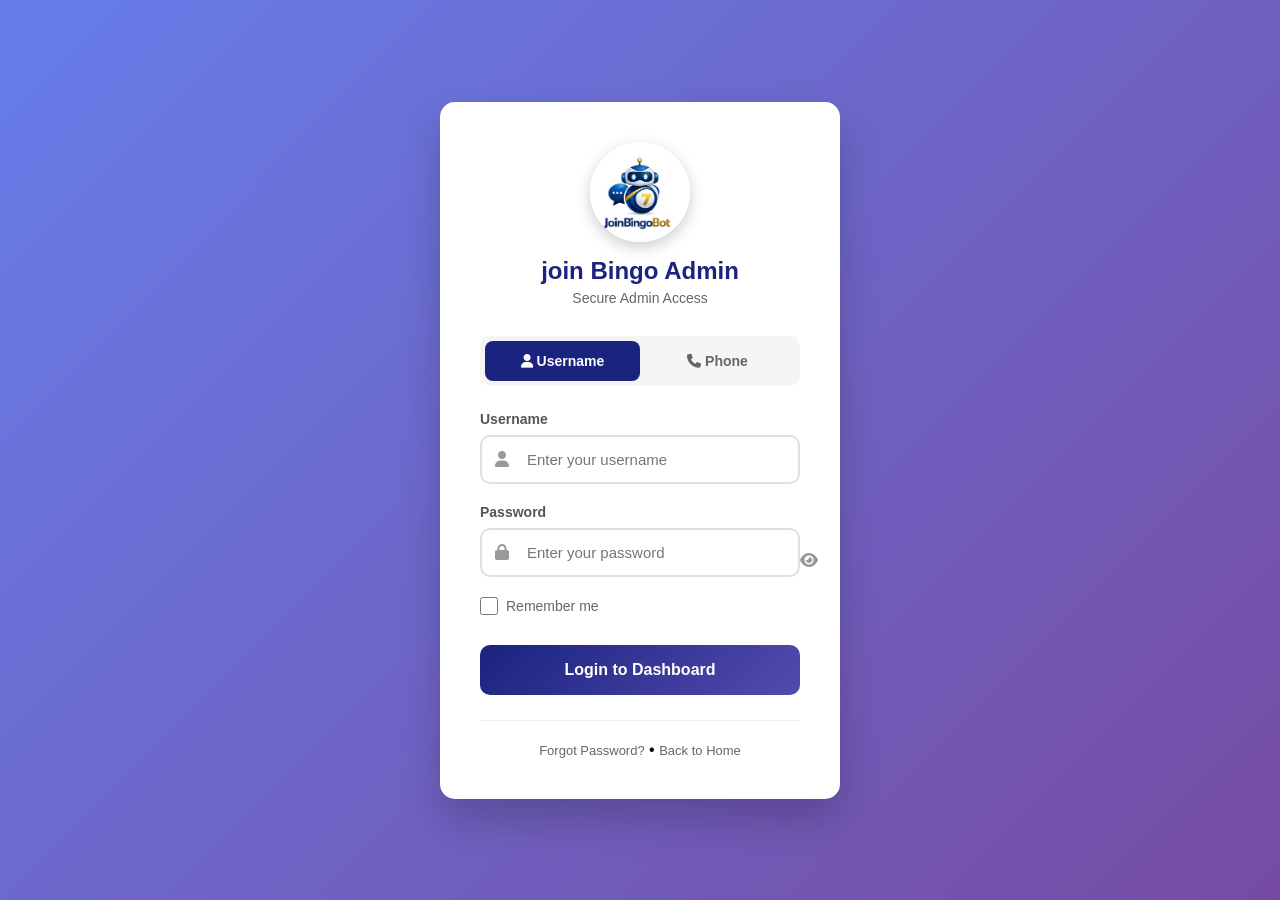
<file: admin.html>
<!DOCTYPE html>
<html lang="en">
<head>
    <meta charset="UTF-8">
    <meta name="viewport" content="width=device-width, initial-scale=1.0, maximum-scale=1.0, user-scalable=no">
    <title>join Bingo - Admin Panel</title>
    <link rel="stylesheet" href="https://cdnjs.cloudflare.com/ajax/libs/font-awesome/6.4.0/css/all.min.css">
    <style>
        :root {
            --primary-color: #1a237e;
            --primary-light: #534bae;
            --primary-dark: #000051;
            --secondary-color: #ff9800;
            --secondary-light: #ffc947;
            --secondary-dark: #c66900;
            --success-color: #4caf50;
            --warning-color: #ff9800;
            --danger-color: #f44336;
            --info-color: #2196f3;
            --dark-bg: #121212;
            --dark-card: #1e1e1e;
            --dark-text: #ffffff;
            --light-bg: #f5f5f5;
            --light-card: #ffffff;
            --light-text: #333333;
            --border-radius: 10px;
            --box-shadow: 0 4px 20px rgba(0, 0, 0, 0.1);
            --transition: all 0.3s ease;
        }

        * {
            margin: 0;
            padding: 0;
            box-sizing: border-box;
            font-family: 'Segoe UI', Tahoma, Geneva, Verdana, sans-serif;
        }

        body {
            background: linear-gradient(135deg, #667eea 0%, #764ba2 100%);
            min-height: 100vh;
            padding: 10px;
            padding-bottom: 80px;
            color: var(--light-text);
            -webkit-tap-highlight-color: transparent;
        }

        .admin-container {
            max-width: 1400px;
            margin: 0 auto;
        }

        /* ==================== FLOATING NAVIGATION MENU FOR MOBILE ==================== */
        .floating-nav {
            position: fixed;
            bottom: 0;
            left: 0;
            width: 100%;
            background: white;
            box-shadow: 0 -5px 20px rgba(0, 0, 0, 0.15);
            display: flex;
            justify-content: space-around;
            align-items: center;
            padding: 8px 4px;
            z-index: 9999;
            border-top-left-radius: 20px;
            border-top-right-radius: 20px;
            backdrop-filter: blur(10px);
            background: rgba(255, 255, 255, 0.98);
            transition: transform 0.3s ease;
        }

        body.theme-dark .floating-nav {
            background: rgba(30, 30, 30, 0.98);
            box-shadow: 0 -5px 20px rgba(0, 0, 0, 0.3);
        }

        .floating-nav-item {
            display: flex;
            flex-direction: column;
            align-items: center;
            justify-content: center;
            flex: 1;
            padding: 8px 2px;
            border-radius: 12px;
            cursor: pointer;
            transition: var(--transition);
            color: #666;
            text-decoration: none;
            min-width: 0;
        }

        .floating-nav-item i {
            font-size: 22px;
            margin-bottom: 4px;
        }

        .floating-nav-item span {
            font-size: 11px;
            font-weight: 600;
            white-space: nowrap;
            overflow: hidden;
            text-overflow: ellipsis;
            max-width: 100%;
        }

        .floating-nav-item.active {
            color: var(--primary-color);
            background: rgba(26, 35, 126, 0.1);
        }

        body.theme-dark .floating-nav-item.active {
            color: var(--secondary-color);
            background: rgba(255, 255, 255, 0.1);
        }

        .floating-nav-item:active {
            transform: scale(0.95);
        }

        @media (min-width: 768px) {
            .floating-nav {
                display: none;
            }
            body {
                padding-bottom: 10px;
            }
        }

        .admin-header {
            background: var(--primary-color);
            color: white;
            padding: 15px;
            border-radius: var(--border-radius);
            margin-bottom: 20px;
            box-shadow: var(--box-shadow);
            display: flex;
            flex-direction: column;
            gap: 15px;
            position: relative;
            overflow: hidden;
        }

        @media (min-width: 768px) {
            .admin-header {
                flex-direction: row;
                justify-content: space-between;
                align-items: center;
                padding: 20px 30px;
            }
        }

        .admin-header::before {
            content: '';
            position: absolute;
            top: -50%;
            left: -50%;
            width: 200%;
            height: 200%;
            background: radial-gradient(circle, rgba(255,255,255,0.1) 1px, transparent 1px);
            background-size: 20px 20px;
            opacity: 0.1;
            z-index: 0;
        }

        .admin-header > * {
            position: relative;
            z-index: 1;
        }

        .admin-title {
            display: flex;
            align-items: center;
            gap: 12px;
        }

        .admin-logo {
            width: 50px;
            height: 50px;
            background: white;
            border-radius: 50%;
            display: flex;
            align-items: center;
            justify-content: center;
            color: var(--primary-color);
            font-size: 20px;
            font-weight: bold;
            flex-shrink: 0;
        }

        .admin-title h1 {
            font-size: 20px;
            font-weight: 700;
            line-height: 1.3;
        }

        .admin-title p {
            font-size: 12px;
            opacity: 0.9;
            margin-top: 4px;
        }

        @media (min-width: 768px) {
            .admin-logo {
                width: 60px;
                height: 60px;
                font-size: 24px;
            }
            
            .admin-title h1 {
                font-size: 28px;
            }
            
            .admin-title p {
                font-size: 14px;
            }
        }

        .admin-info {
            text-align: left;
            display: flex;
            align-items: center;
            gap: 15px;
            flex-wrap: wrap;
        }

        @media (min-width: 768px) {
            .admin-info {
                text-align: right;
            }
        }

        .admin-info .status {
            display: inline-flex;
            align-items: center;
            gap: 8px;
            background: rgba(255, 255, 255, 0.2);
            padding: 6px 12px;
            border-radius: 50px;
            font-size: 12px;
            margin-bottom: 8px;
        }

        @media (min-width: 768px) {
            .admin-info .status {
                font-size: 14px;
            }
        }

        .status-online {
            width: 8px;
            height: 8px;
            background: var(--success-color);
            border-radius: 50%;
            animation: pulse 2s infinite;
        }

        @keyframes pulse {
            0% { opacity: 1; }
            50% { opacity: 0.5; }
            100% { opacity: 1; }
        }

        .admin-profile-btn {
            background: rgba(255, 255, 255, 0.2);
            border: none;
            color: white;
            padding: 8px 15px;
            border-radius: 50px;
            cursor: pointer;
            display: flex;
            align-items: center;
            gap: 8px;
            font-size: 14px;
            transition: all 0.3s;
        }

        .admin-profile-btn:hover {
            background: rgba(255, 255, 255, 0.3);
            transform: translateY(-2px);
        }

        .logout-btn {
            background: var(--danger-color);
            border: none;
            color: white;
            padding: 8px 15px;
            border-radius: 50px;
            cursor: pointer;
            display: flex;
            align-items: center;
            gap: 8px;
            font-size: 14px;
            transition: all 0.3s;
        }

        .logout-btn:hover {
            background: #d32f2f;
            transform: translateY(-2px);
        }

        .stats-grid {
            display: grid;
            grid-template-columns: 1fr;
            gap: 15px;
            margin-bottom: 20px;
        }

        @media (min-width: 480px) {
            .stats-grid {
                grid-template-columns: repeat(2, 1fr);
            }
        }

        @media (min-width: 768px) {
            .stats-grid {
                grid-template-columns: repeat(4, 1fr);
                gap: 20px;
                margin-bottom: 30px;
            }
        }

        .stat-card {
            background: white;
            border-radius: var(--border-radius);
            padding: 20px;
            box-shadow: var(--box-shadow);
            transition: var(--transition);
            position: relative;
            overflow: hidden;
        }

        .stat-card:hover {
            transform: translateY(-3px);
            box-shadow: 0 10px 30px rgba(0, 0, 0, 0.15);
        }

        .stat-card::before {
            content: '';
            position: absolute;
            top: 0;
            left: 0;
            width: 4px;
            height: 100%;
            background: var(--primary-color);
        }

        .stat-card.success::before {
            background: var(--success-color);
        }

        .stat-card.warning::before {
            background: var(--warning-color);
        }

        .stat-card.danger::before {
            background: var(--danger-color);
        }

        .stat-card.info::before {
            background: var(--info-color);
        }

        .stat-card.primary::before {
            background: var(--primary-color);
        }

        .stat-icon {
            width: 50px;
            height: 50px;
            border-radius: 50%;
            display: flex;
            align-items: center;
            justify-content: center;
            margin-bottom: 12px;
            font-size: 20px;
            color: white;
        }

        @media (min-width: 768px) {
            .stat-icon {
                width: 60px;
                height: 60px;
                font-size: 24px;
                margin-bottom: 15px;
            }
        }

        .stat-icon.primary {
            background: linear-gradient(135deg, var(--primary-light), var(--primary-dark));
        }

        .stat-icon.success {
            background: linear-gradient(135deg, #66bb6a, #2e7d32);
        }

        .stat-icon.warning {
            background: linear-gradient(135deg, #ffb74d, #f57c00);
        }

        .stat-icon.danger {
            background: linear-gradient(135deg, #ef5350, #c62828);
        }

        .stat-icon.info {
            background: linear-gradient(135deg, #42a5f5, #1565c0);
        }

        .stat-value {
            font-size: 24px;
            font-weight: 700;
            margin-bottom: 4px;
            color: var(--primary-dark);
        }

        @media (min-width: 768px) {
            .stat-value {
                font-size: 32px;
                margin-bottom: 5px;
            }
        }

        .stat-label {
            font-size: 14px;
            color: #666;
            margin-bottom: 8px;
        }

        @media (min-width: 768px) {
            .stat-label {
                font-size: 16px;
                margin-bottom: 10px;
            }
        }

        .stat-change {
            font-size: 12px;
            display: flex;
            align-items: center;
            gap: 5px;
        }

        @media (min-width: 768px) {
            .stat-change {
                font-size: 14px;
            }
        }

        .change-positive {
            color: var(--success-color);
        }

        .change-negative {
            color: var(--danger-color);
        }

        .weekly-commission {
            background: white;
            border-radius: var(--border-radius);
            padding: 20px;
            box-shadow: var(--box-shadow);
            margin-bottom: 20px;
        }

        .commission-stats {
            display: grid;
            grid-template-columns: repeat(2, 1fr);
            gap: 15px;
            margin: 15px 0;
        }

        @media (min-width: 768px) {
            .commission-stats {
                grid-template-columns: repeat(4, 1fr);
            }
        }

        .commission-stat {
            background: #f8f9fa;
            padding: 15px;
            border-radius: 8px;
            text-align: center;
            border-left: 4px solid var(--secondary-color);
        }

        .commission-value {
            font-size: 20px;
            font-weight: 700;
            color: var(--primary-dark);
            margin-bottom: 5px;
        }

        .commission-label {
            font-size: 12px;
            color: #666;
        }

        .commission-table {
            width: 100%;
            border-collapse: collapse;
            font-size: 12px;
        }

        .commission-table th {
            background: #f1f1f1;
            padding: 10px;
            text-align: left;
            font-weight: 600;
            color: #333;
            border-bottom: 2px solid #ddd;
        }

        .commission-table td {
            padding: 10px;
            border-bottom: 1px solid #eee;
        }

        .commission-table tr:hover {
            background: #f9f9f9;
        }

        .commission-period {
            display: inline-block;
            padding: 3px 8px;
            background: #e3f2fd;
            color: #1565c0;
            border-radius: 4px;
            font-size: 11px;
            font-weight: 600;
        }

        .commission-header {
            display: flex;
            align-items: center;
            gap: 8px;
            width: 100%;
        }

        .admin-main {
            display: flex;
            flex-direction: column;
            gap: 20px;
            margin-bottom: 20px;
        }

        @media (min-width: 1024px) {
            .admin-main {
                flex-direction: row;
                gap: 30px;
                margin-bottom: 30px;
            }
        }

        .admin-tabs {
            background: white;
            border-radius: var(--border-radius);
            overflow: hidden;
            box-shadow: var(--box-shadow);
            flex: 1;
        }

        .tab-header {
            display: flex;
            background: var(--primary-color);
            overflow-x: auto;
            -webkit-overflow-scrolling: touch;
            scrollbar-width: none;
        }

        .tab-header::-webkit-scrollbar {
            display: none;
        }

        .tab-btn {
            padding: 16px 20px;
            background: none;
            border: none;
            color: rgba(255, 255, 255, 0.8);
            font-size: 14px;
            font-weight: 600;
            cursor: pointer;
            transition: var(--transition);
            white-space: nowrap;
            position: relative;
            flex-shrink: 0;
        }

        @media (min-width: 768px) {
            .tab-btn {
                padding: 18px 25px;
                font-size: 16px;
            }
        }

        .tab-btn:hover {
            color: white;
            background: rgba(255, 255, 255, 0.1);
        }

        .tab-btn.active {
            color: white;
            background: rgba(255, 255, 255, 0.2);
        }

        .tab-btn.active::after {
            content: '';
            position: absolute;
            bottom: 0;
            left: 0;
            width: 100%;
            height: 3px;
            background: var(--secondary-color);
        }

        .tab-content {
            padding: 0;
        }

        .tab-pane {
            display: none;
            padding: 20px;
        }

        @media (min-width: 768px) {
            .tab-pane {
                padding: 30px;
            }
        }

        .tab-pane.active {
            display: block;
            animation: fadeIn 0.5s ease;
        }

        @keyframes fadeIn {
            from { opacity: 0; }
            to { opacity: 1; }
        }

        .table-container {
            overflow-x: auto;
            border-radius: var(--border-radius);
            box-shadow: 0 2px 10px rgba(0, 0, 0, 0.05);
            -webkit-overflow-scrolling: touch;
            margin: 0 -10px;
            padding: 0 10px;
        }

        table {
            width: 100%;
            border-collapse: collapse;
            min-width: 600px;
            font-size: 13px;
        }

        @media (min-width: 768px) {
            table {
                font-size: 14px;
                min-width: 800px;
            }
        }

        thead {
            background: var(--primary-color);
            color: white;
        }

        th {
            padding: 12px 8px;
            text-align: left;
            font-weight: 600;
            font-size: 11px;
            text-transform: uppercase;
            letter-spacing: 0.5px;
        }

        @media (min-width: 768px) {
            th {
                padding: 15px;
                font-size: 12px;
            }
        }

        tbody tr {
            border-bottom: 1px solid #eee;
            transition: var(--transition);
        }

        tbody tr:hover {
            background: #f9f9f9;
        }

        td {
            padding: 12px 8px;
            font-size: 12px;
        }

        @media (min-width: 768px) {
            td {
                padding: 15px;
                font-size: 14px;
            }
        }

        .user-avatar {
            width: 35px;
            height: 35px;
            border-radius: 50%;
            background: var(--primary-light);
            color: white;
            display: flex;
            align-items: center;
            justify-content: center;
            font-weight: bold;
            font-size: 14px;
            flex-shrink: 0;
        }

        @media (min-width: 768px) {
            .user-avatar {
                width: 40px;
                height: 40px;
                font-size: 16px;
            }
        }

        .status-badge {
            display: inline-block;
            padding: 4px 8px;
            border-radius: 50px;
            font-size: 10px;
            font-weight: 600;
            text-transform: uppercase;
            letter-spacing: 0.3px;
            white-space: nowrap;
        }

        @media (min-width: 768px) {
            .status-badge {
                padding: 5px 12px;
                font-size: 12px;
                letter-spacing: 0.5px;
            }
        }

        .status-pending {
            background: #fff3cd;
            color: #856404;
        }

        .status-approved {
            background: #d4edda;
            color: #155724;
        }

        .status-rejected {
            background: #f8d7da;
            color: #721c24;
        }

        .status-active {
            background: #d1ecf1;
            color: #0c5460;
        }

        .status-suspended {
            background: #f8d7da;
            color: #721c24;
        }

        .status-deleted {
            background: #6c757d;
            color: white;
        }

        .status-card-purchase {
            background: #ffeaa7;
            color: #b8860b;
        }

        .status-game-active {
            background: #a5d6a7;
            color: #2e7d32;
        }

        .status-winner-display {
            background: #90caf9;
            color: #1565c0;
        }

        .status-completed {
            background: #b39ddb;
            color: #4527a0;
        }

        .btn-action {
            padding: 6px 10px;
            border: none;
            border-radius: 4px;
            font-size: 11px;
            font-weight: 600;
            cursor: pointer;
            transition: var(--transition);
            display: inline-flex;
            align-items: center;
            gap: 4px;
            white-space: nowrap;
            margin: 2px;
            text-decoration: none;
            color: white;
        }

        @media (min-width: 768px) {
            .btn-action {
                padding: 8px 15px;
                font-size: 13px;
                gap: 5px;
            }
        }

        .btn-approve {
            background: var(--success-color);
            color: white;
        }

        .btn-approve:hover {
            background: #45a049;
        }

        .btn-reject {
            background: var(--danger-color);
            color: white;
        }

        .btn-reject:hover {
            background: #d32f2f;
        }

        .btn-view {
            background: var(--info-color);
            color: white;
        }

        .btn-view:hover {
            background: #1976d2;
        }

        .btn-suspend {
            background: #ff9800;
            color: white;
        }

        .btn-suspend:hover {
            background: #f57c00;
        }

        .btn-delete {
            background: #dc3545;
            color: white;
        }

        .btn-delete:hover {
            background: #c82333;
        }

        .btn-download {
            background: #6f42c1;
            color: white;
        }

        .btn-download:hover {
            background: #5a32a3;
        }

        .btn-restore {
            background: #28a745;
            color: white;
        }

        .btn-restore:hover {
            background: #218838;
        }

        .btn-reset-game {
            background: #ff6b6b;
            color: white;
        }

        .btn-reset-game:hover {
            background: #ff5252;
        }

        .admin-sidebar {
            display: flex;
            flex-direction: column;
            gap: 20px;
        }

        @media (min-width: 1024px) {
            .admin-sidebar {
                width: 350px;
                gap: 30px;
            }
        }

        .widget {
            background: white;
            border-radius: var(--border-radius);
            padding: 20px;
            box-shadow: var(--box-shadow);
        }

        @media (min-width: 768px) {
            .widget {
                padding: 25px;
            }
        }

        .widget-title {
            font-size: 16px;
            font-weight: 700;
            margin-bottom: 15px;
            color: var(--primary-dark);
            display: flex;
            align-items: center;
            gap: 8px;
        }

        @media (min-width: 768px) {
            .widget-title {
                font-size: 18px;
                margin-bottom: 20px;
            }
        }

        .widget-title i {
            color: var(--primary-color);
        }

        .game-status {
            text-align: center;
            padding: 15px 0;
        }

        @media (min-width: 768px) {
            .game-status {
                padding: 20px;
            }
        }

        .game-status-icon {
            width: 70px;
            height: 70px;
            border-radius: 50%;
            background: linear-gradient(135deg, var(--primary-light), var(--primary-dark));
            margin: 0 auto 15px;
            display: flex;
            align-items: center;
            justify-content: center;
            font-size: 28px;
            color: white;
        }

        @media (min-width: 768px) {
            .game-status-icon {
                width: 80px;
                height: 80px;
                font-size: 32px;
                margin-bottom: 20px;
            }
        }

        .game-status-text h3 {
            font-size: 18px;
            margin-bottom: 8px;
            color: var(--primary-dark);
        }

        @media (min-width: 768px) {
            .game-status-text h3 {
                font-size: 24px;
                margin-bottom: 10px;
            }
        }

        .game-status-text p {
            color: #666;
            margin-bottom: 15px;
            font-size: 13px;
        }

        @media (min-width: 768px) {
            .game-status-text p {
                font-size: 14px;
                margin-bottom: 20px;
            }
        }

        .countdown {
            font-size: 24px;
            font-weight: 700;
            color: var(--secondary-color);
            margin-bottom: 15px;
        }

        @media (min-width: 768px) {
            .countdown {
                font-size: 28px;
                margin-bottom: 20px;
            }
        }

        .btn-game-control {
            width: 100%;
            padding: 12px;
            border: none;
            border-radius: var(--border-radius);
            font-size: 14px;
            font-weight: 600;
            cursor: pointer;
            transition: var(--transition);
            margin-bottom: 8px;
        }

        @media (min-width: 768px) {
            .btn-game-control {
                font-size: 16px;
                margin-bottom: 10px;
            }
        }

        .btn-start {
            background: var(--success-color);
            color: white;
        }

        .btn-start:hover {
            background: #45a049;
        }

        .btn-stop {
            background: var(--danger-color);
            color: white;
        }

        .btn-stop:hover {
            background: #d32f2f;
        }

        .btn-call {
            background: var(--secondary-color);
            color: white;
        }

        .btn-call:hover {
            background: #f57c00;
        }

        .btn-reset {
            background: #ff6b6b;
            color: white;
        }

        .btn-reset:hover {
            background: #ff5252;
        }

        .quick-actions {
            display: grid;
            grid-template-columns: repeat(2, 1fr);
            gap: 12px;
        }

        @media (min-width: 768px) {
            .quick-actions {
                gap: 15px;
            }
        }

        .quick-action {
            display: flex;
            flex-direction: column;
            align-items: center;
            justify-content: center;
            padding: 15px;
            background: #f8f9fa;
            border-radius: var(--border-radius);
            cursor: pointer;
            transition: var(--transition);
            text-align: center;
            min-height: 90px;
        }

        .quick-action:hover {
            background: var(--primary-color);
            color: white;
        }

        .quick-action:hover .action-icon {
            background: white;
            color: var(--primary-color);
        }

        .action-icon {
            width: 45px;
            height: 45px;
            border-radius: 50%;
            background: var(--primary-color);
            color: white;
            display: flex;
            align-items: center;
            justify-content: center;
            font-size: 18px;
            margin-bottom: 8px;
            transition: var(--transition);
        }

        @media (min-width: 768px) {
            .action-icon {
                width: 50px;
                height: 50px;
                font-size: 20px;
                margin-bottom: 10px;
            }
        }

        .action-label {
            font-size: 12px;
            font-weight: 600;
            text-align: center;
            line-height: 1.3;
        }

        @media (min-width: 768px) {
            .action-label {
                font-size: 14px;
            }
        }

        .live-updates {
            background: white;
            border-radius: var(--border-radius);
            padding: 20px;
            box-shadow: var(--box-shadow);
            margin-top: 20px;
        }

        @media (min-width: 768px) {
            .live-updates {
                padding: 25px;
                margin-top: 30px;
            }
        }

        .update-list {
            max-height: 250px;
            overflow-y: auto;
            -webkit-overflow-scrolling: touch;
        }

        @media (min-width: 768px) {
            .update-list {
                max-height: 300px;
            }
        }

        .update-item {
            padding: 12px;
            border-bottom: 1px solid #eee;
            display: flex;
            align-items: center;
            gap: 12px;
        }

        @media (min-width: 768px) {
            .update-item {
                padding: 15px;
                gap: 15px;
            }
        }

        .update-item:last-child {
            border-bottom: none;
        }

        .update-icon {
            width: 35px;
            height: 35px;
            border-radius: 50%;
            display: flex;
            align-items: center;
            justify-content: center;
            font-size: 14px;
            color: white;
            flex-shrink: 0;
        }

        @media (min-width: 768px) {
            .update-icon {
                width: 40px;
                height: 40px;
                font-size: 16px;
            }
        }

        .update-icon.success {
            background: var(--success-color);
        }

        .update-icon.warning {
            background: var(--warning-color);
        }

        .update-icon.info {
            background: var(--info-color);
        }

        .update-content {
            flex: 1;
            min-width: 0;
        }

        .update-text {
            font-size: 13px;
            margin-bottom: 4px;
            word-break: break-word;
        }

        @media (min-width: 768px) {
            .update-text {
                font-size: 14px;
                margin-bottom: 5px;
            }
        }

        .update-time {
            font-size: 11px;
            color: #999;
        }

        @media (min-width: 768px) {
            .update-time {
                font-size: 12px;
            }
        }

        .admin-footer {
            text-align: center;
            padding: 15px;
            color: rgba(255, 255, 255, 0.8);
            font-size: 12px;
            margin-top: 20px;
        }

        @media (min-width: 768px) {
            .admin-footer {
                padding: 20px;
                font-size: 14px;
                margin-top: 30px;
            }
        }

        .search-filter {
            background: white;
            padding: 15px;
            border-radius: var(--border-radius);
            margin-bottom: 15px;
            display: flex;
            flex-direction: column;
            gap: 12px;
        }

        @media (min-width: 768px) {
            .search-filter {
                flex-direction: row;
                gap: 15px;
                padding: 20px;
                margin-bottom: 20px;
            }
        }

        .search-box {
            flex: 1;
            width: 100%;
            position: relative;
        }

        .search-box input {
            width: 100%;
            padding: 12px 15px 12px 40px;
            border: 1px solid #ddd;
            border-radius: var(--border-radius);
            font-size: 14px;
            outline: none;
            transition: var(--transition);
        }

        .search-box input:focus {
            border-color: var(--primary-color);
            box-shadow: 0 0 0 3px rgba(26, 35, 126, 0.1);
        }

        .search-box i {
            position: absolute;
            left: 12px;
            top: 50%;
            transform: translateY(-50%);
            color: #999;
        }

        .filter-select {
            width: 100%;
            padding: 12px 15px;
            border: 1px solid #ddd;
            border-radius: var(--border-radius);
            font-size: 14px;
            background: white;
            outline: none;
            cursor: pointer;
        }

        @media (min-width: 768px) {
            .filter-select {
                width: auto;
                min-width: 150px;
            }
        }

        .filter-select:focus {
            border-color: var(--primary-color);
        }

        .modal {
            display: none;
            position: fixed;
            top: 0;
            left: 0;
            width: 100%;
            height: 100%;
            background: rgba(0, 0, 0, 0.5);
            z-index: 1000;
            align-items: center;
            justify-content: center;
            padding: 15px;
            overflow-y: auto;
        }

        .modal.active {
            display: flex;
            animation: fadeIn 0.3s ease;
        }

        .modal-content {
            background: white;
            border-radius: var(--border-radius);
            width: 100%;
            max-width: 700px;
            max-height: 90vh;
            overflow-y: auto;
            box-shadow: 0 10px 40px rgba(0, 0, 0, 0.2);
            animation: slideUp 0.4s ease;
        }

        @keyframes slideUp {
            from {
                opacity: 0;
                transform: translateY(30px);
            }
            to {
                opacity: 1;
                transform: translateY(0);
            }
        }

        .modal-header {
            padding: 15px 20px;
            border-bottom: 1px solid #eee;
            display: flex;
            justify-content: space-between;
            align-items: center;
            position: sticky;
            top: 0;
            background: white;
            z-index: 1;
        }

        @media (min-width: 768px) {
            .modal-header {
                padding: 20px 25px;
            }
        }

        .modal-header h3 {
            font-size: 18px;
            color: var(--primary-dark);
        }

        @media (min-width: 768px) {
            .modal-header h3 {
                font-size: 20px;
            }
        }

        .modal-close {
            background: none;
            border: none;
            font-size: 22px;
            cursor: pointer;
            color: #999;
            transition: var(--transition);
            padding: 5px;
            line-height: 1;
        }

        .modal-close:hover {
            color: var(--danger-color);
        }

        .modal-body {
            padding: 20px;
        }

        @media (min-width: 768px) {
            .modal-body {
                padding: 25px;
            }
        }

        .form-group {
            margin-bottom: 15px;
        }

        @media (min-width: 768px) {
            .form-group {
                margin-bottom: 20px;
            }
        }

        .form-group label {
            display: block;
            margin-bottom: 6px;
            font-weight: 600;
            color: #555;
            font-size: 14px;
        }

        @media (min-width: 768px) {
            .form-group label {
                margin-bottom: 8px;
                font-size: inherit;
            }
        }

        .form-group input,
        .form-group select,
        .form-group textarea {
            width: 100%;
            padding: 12px 15px;
            border: 1px solid #ddd;
            border-radius: var(--border-radius);
            font-size: 14px;
            transition: var(--transition);
        }

        .form-group input:focus,
        .form-group select:focus,
        .form-group textarea:focus {
            border-color: var(--primary-color);
            outline: none;
            box-shadow: 0 0 0 3px rgba(26, 35, 126, 0.1);
        }

        .form-actions {
            display: flex;
            gap: 10px;
            margin-top: 25px;
            flex-direction: column;
        }

        @media (min-width: 480px) {
            .form-actions {
                flex-direction: row;
            }
        }

        @media (min-width: 768px) {
            .form-actions {
                margin-top: 30px;
            }
        }

        .btn {
            padding: 12px 20px;
            border: none;
            border-radius: var(--border-radius);
            font-size: 14px;
            font-weight: 600;
            cursor: pointer;
            transition: var(--transition);
            display: inline-flex;
            align-items: center;
            justify-content: center;
            gap: 8px;
            text-align: center;
            flex: 1;
        }

        @media (min-width: 480px) {
            .btn {
                flex: none;
            }
        }

        .btn-primary {
            background: var(--primary-color);
            color: white;
        }

        .btn-primary:hover {
            background: var(--primary-dark);
        }

        .btn-secondary {
            background: #6c757d;
            color: white;
        }

        .btn-secondary:hover {
            background: #5a6268;
        }

        .btn-danger {
            background: var(--danger-color);
            color: white;
        }

        .btn-danger:hover {
            background: #d32f2f;
        }

        .btn-warning {
            background: var(--warning-color);
            color: white;
        }

        .btn-warning:hover {
            background: #f57c00;
        }

        .btn-info {
            background: var(--info-color);
            color: white;
        }

        .btn-info:hover {
            background: #1976d2;
        }

        .btn-success {
            background: var(--success-color);
            color: white;
        }

        .btn-success:hover {
            background: #45a049;
        }

        .pagination {
            display: flex;
            justify-content: center;
            align-items: center;
            gap: 10px;
            margin-top: 20px;
            padding: 15px;
            background: white;
            border-radius: var(--border-radius);
            box-shadow: 0 2px 10px rgba(0, 0, 0, 0.05);
            flex-wrap: wrap;
        }

        .pagination-info {
            font-size: 14px;
            color: #666;
            margin-right: auto;
            flex: 1;
            min-width: 200px;
        }

        .pagination-controls {
            display: flex;
            gap: 8px;
            flex-wrap: wrap;
            align-items: center;
        }

        .pagination-btn {
            padding: 8px 16px;
            border: 1px solid #ddd;
            background: white;
            border-radius: 4px;
            cursor: pointer;
            transition: var(--transition);
            font-size: 14px;
            min-width: 40px;
            text-align: center;
        }

        .pagination-btn:hover:not(:disabled) {
            background: var(--primary-color);
            color: white;
            border-color: var(--primary-color);
        }

        .pagination-btn:disabled {
            opacity: 0.5;
            cursor: not-allowed;
        }

        .pagination-btn.active {
            background: var(--primary-color);
            color: white;
            border-color: var(--primary-color);
        }

        .pagination-select {
            padding: 8px 12px;
            border: 1px solid #ddd;
            border-radius: 4px;
            background: white;
            font-size: 14px;
            cursor: pointer;
        }

        .pagination-select:focus {
            border-color: var(--primary-color);
            outline: none;
        }

        .page-numbers {
            display: flex;
            gap: 5px;
            flex-wrap: wrap;
            justify-content: center;
        }

        .page-number-btn {
            min-width: 36px;
            height: 36px;
            display: flex;
            align-items: center;
            justify-content: center;
            border: 1px solid #ddd;
            background: white;
            border-radius: 4px;
            cursor: pointer;
            transition: var(--transition);
            font-size: 14px;
            padding: 0 8px;
        }

        .page-number-btn:hover {
            background: var(--primary-color);
            color: white;
            border-color: var(--primary-color);
        }

        .page-number-btn.active {
            background: var(--primary-color);
            color: white;
            border-color: var(--primary-color);
            font-weight: bold;
        }

        .page-number-btn.ellipsis {
            background: transparent;
            border: none;
            cursor: default;
        }

        .page-number-btn.ellipsis:hover {
            background: transparent;
            color: inherit;
        }

        .payment-tabs {
            display: flex;
            background: var(--primary-color);
            overflow-x: auto;
            margin-bottom: 20px;
            border-radius: var(--border-radius);
        }

        .payment-tab-btn {
            padding: 12px 20px;
            background: none;
            border: none;
            color: rgba(255, 255, 255, 0.8);
            font-size: 14px;
            font-weight: 600;
            cursor: pointer;
            transition: var(--transition);
            white-space: nowrap;
            flex: 1;
            text-align: center;
        }

        .payment-tab-btn:hover {
            color: white;
            background: rgba(255, 255, 255, 0.1);
        }

        .payment-tab-btn.active {
            color: white;
            background: rgba(255, 255, 255, 0.2);
        }

        .payment-tab-content {
            display: none;
        }

        .payment-tab-content.active {
            display: block;
            animation: fadeIn 0.5s ease;
        }

        .transaction-tabs {
            display: flex;
            background: var(--primary-color);
            overflow-x: auto;
            margin-bottom: 20px;
            border-radius: var(--border-radius);
        }

        .transaction-tab-btn {
            padding: 12px 20px;
            background: none;
            border: none;
            color: rgba(255, 255, 255, 0.8);
            font-size: 14px;
            font-weight: 600;
            cursor: pointer;
            transition: var(--transition);
            white-space: nowrap;
            flex: 1;
            text-align: center;
        }

        .transaction-tab-btn:hover {
            color: white;
            background: rgba(255, 255, 255, 0.1);
        }

        .transaction-tab-btn.active {
            color: white;
            background: rgba(255, 255, 255, 0.2);
        }

        .commission-tabs {
            display: flex;
            background: var(--primary-color);
            overflow-x: auto;
            margin-bottom: 20px;
            border-radius: var(--border-radius);
        }

        .commission-tab-btn {
            padding: 10px 15px;
            background: none;
            border: none;
            color: rgba(255, 255, 255, 0.8);
            font-size: 13px;
            font-weight: 600;
            cursor: pointer;
            transition: var(--transition);
            white-space: nowrap;
            flex: 1;
            text-align: center;
        }

        .commission-tab-btn:hover {
            color: white;
            background: rgba(255, 255, 255, 0.1);
        }

        .commission-tab-btn.active {
            color: white;
            background: rgba(255, 255, 255, 0.2);
        }

        .commission-tab-content {
            display: none;
        }

        .commission-tab-content.active {
            display: block;
            animation: fadeIn 0.5s ease;
        }

        .user-transaction-controls {
            display: flex;
            justify-content: space-between;
            align-items: center;
            margin: 15px 0;
            padding: 10px;
            background: #f8f9fa;
            border-radius: 5px;
        }

        .user-transaction-pagination {
            display: flex;
            gap: 8px;
            align-items: center;
        }

        .user-transaction-pagination button {
            padding: 5px 10px;
            border: 1px solid #ddd;
            background: white;
            border-radius: 4px;
            cursor: pointer;
            font-size: 12px;
        }

        .user-transaction-pagination button:disabled {
            opacity: 0.5;
            cursor: not-allowed;
        }

        .user-transaction-pagination span {
            font-size: 12px;
            color: #666;
        }

        /* ==================== FAKE PLAYER SETTINGS MODAL ==================== */
        .fake-player-range-inputs {
            display: flex;
            gap: 15px;
            align-items: center;
        }

        .fake-player-range-inputs .form-group {
            flex: 1;
        }

        .current-fake-stats {
            margin-top: 20px;
            padding: 15px;
            background: #f8f9fa;
            border-radius: 5px;
        }

        .current-fake-stats .detail-row {
            padding: 8px 0;
        }

        /* Notification Modal Styles */
        #notification-preview {
            background: white;
            padding: 15px;
            border-radius: 5px;
            min-height: 60px;
            border: 1px solid #e0e0e0;
        }

        #notification-preview strong {
            color: var(--primary-color);
        }

        #notification-stats {
            background: #e3f2fd;
            border-radius: 8px;
            padding: 12px 15px;
            border-left: 4px solid #2196f3;
            color: #1565c0;
        }

        #specific-users-group {
            margin-top: 10px;
        }

        #notification-type {
            padding: 10px 15px;
            border-radius: 5px;
            border: 1px solid #ddd;
            width: 100%;
            font-size: 14px;
            background: white;
            cursor: pointer;
        }

        body.theme-dark #notification-preview {
            background: #2d2d2d;
            border-color: #444;
            color: #fff;
        }

        body.theme-dark #notification-preview strong {
            color: var(--secondary-color);
        }

        body.theme-dark #notification-stats {
            background: #1a237e;
            color: #90caf9;
            border-left-color: #42a5f5;
        }

        body.theme-dark #notification-type {
            background: #2d2d2d;
            border-color: #444;
            color: #fff;
        }

        @media (max-width: 767px) {
            body {
                padding-bottom: 80px;
            }
            
            .admin-main {
                gap: 15px;
            }
            
            .tab-btn {
                padding: 14px 16px;
                font-size: 13px;
            }
            
            .tab-btn i {
                display: block;
                margin-bottom: 4px;
                font-size: 16px;
            }
            
            .tab-btn span {
                display: block;
                font-size: 11px;
            }
            
            .btn-action {
                display: block;
                width: 100%;
                margin: 5px 0;
            }
            
            .form-actions .btn {
                width: 100%;
            }

            .pagination {
                flex-direction: column;
                align-items: stretch;
                gap: 15px;
            }

            .pagination-info {
                width: 100%;
                text-align: center;
                margin: 0;
            }

            .pagination-controls {
                width: 100%;
                justify-content: center;
                flex-wrap: wrap;
            }

            .pagination-select {
                width: 100%;
            }

            .payment-actions {
                flex-direction: column;
            }

            .detail-row {
                flex-direction: column;
                gap: 5px;
            }

            .detail-label {
                min-width: auto;
            }

            .detail-value {
                text-align: left;
            }

            .payment-tab-btn {
                padding: 10px 15px;
                font-size: 12px;
            }

            .stats-grid {
                grid-template-columns: repeat(2, 1fr);
            }

            .commission-stats {
                grid-template-columns: repeat(2, 1fr);
            }

            .fake-player-range-inputs {
                flex-direction: column;
                gap: 10px;
            }
        }

        @media (max-width: 480px) {
            .admin-header {
                padding: 12px;
            }
            
            .admin-title h1 {
                font-size: 18px;
            }
            
            .stat-card {
                padding: 15px;
            }
            
            .stat-value {
                font-size: 22px;
            }
            
            .tab-pane {
                padding: 15px;
            }
            
            .table-container {
                margin: 0 -5px;
                padding: 0 5px;
            }
            
            table {
                min-width: 800px;
            }

            .pagination-btn {
                padding: 6px 12px;
                font-size: 12px;
                min-width: 30px;
            }

            .page-number-btn {
                min-width: 32px;
                height: 32px;
                font-size: 12px;
                padding: 0 5px;
            }

            .stats-grid {
                grid-template-columns: 1fr;
            }

            .commission-stats {
                grid-template-columns: 1fr;
            }
        }

        button, 
        .btn, 
        .btn-action, 
        .tab-btn,
        .quick-action,
        .modal-close,
        .payment-tab-btn,
        .commission-tab-btn,
        .floating-nav-item {
            -webkit-tap-highlight-color: transparent;
            cursor: pointer;
            user-select: none;
        }

        button:active,
        .btn:active,
        .btn-action:active,
        .tab-btn:active,
        .quick-action:active,
        .payment-tab-btn:active,
        .commission-tab-btn:active,
        .floating-nav-item:active {
            transform: scale(0.98);
        }

        .table-container,
        .update-list,
        .modal-content {
            -webkit-overflow-scrolling: touch;
        }

        @media screen and (max-width: 768px) {
            input,
            select,
            textarea {
                font-size: 16px !important;
            }
        }

        .win-stats {
            display: flex;
            flex-direction: column;
            gap: 2px;
        }

        .win-stat-item {
            font-size: 11px;
            display: flex;
            justify-content: space-between;
        }

        .win-label {
            color: #666;
        }

        .win-value {
            font-weight: 600;
            color: var(--primary-dark);
        }

        .game-details {
            font-size: 11px;
            color: #666;
        }

        .game-detail-item {
            margin-bottom: 2px;
        }

        .payment-details {
            background: #f8f9fa;
            padding: 20px;
            border-radius: 5px;
            margin-bottom: 20px;
        }

        .detail-row {
            display: flex;
            justify-content: space-between;
            padding: 8px 0;
            border-bottom: 1px solid #eee;
        }

        .detail-row:last-child {
            border-bottom: none;
        }

        .detail-label {
            font-weight: 600;
            color: #666;
            min-width: 120px;
        }

        .detail-value {
            color: #333;
            flex: 1;
            text-align: right;
        }

        .payment-message {
            margin-top: 15px;
            padding: 12px;
            background: #e9f7fe;
            border-radius: 5px;
            border-left: 3px solid var(--info-color);
        }

        .payment-message p {
            margin: 0;
            font-size: 13px;
            color: #0c5460;
        }

        .payment-notes {
            margin-top: 15px;
            padding: 10px;
            background: #f8f9fa;
            border-radius: 5px;
            border-left: 3px solid var(--info-color);
        }

        .payment-notes p {
            margin: 0;
            font-size: 13px;
            color: #666;
        }

        body.theme-dark {
            background: #121212;
            color: #ffffff;
        }
        
        body.theme-dark .admin-header,
        body.theme-dark .stat-card,
        body.theme-dark .admin-tabs,
        body.theme-dark .widget,
        body.theme-dark .live-updates,
        body.theme-dark .search-filter,
        body.theme-dark .modal-content,
        body.theme-dark .weekly-commission {
            background: #1e1e1e;
            color: #ffffff;
        }
        
        body.theme-dark .stat-label,
        body.theme-dark .update-time,
        body.theme-dark .game-status-text p,
        body.theme-dark .commission-label {
            color: #aaaaaa;
        }
        
        body.theme-dark .table-container {
            background: #1e1e1e;
        }
        
        body.theme-dark table {
            color: #ffffff;
        }
        
        body.theme-dark thead {
            background: #2d2d2d;
        }
        
        body.theme-dark tbody tr {
            border-bottom-color: #333;
        }
        
        body.theme-dark tbody tr:hover {
            background: #2d2d2d;
        }
        
        body.theme-dark .search-box input,
        body.theme-dark .filter-select,
        body.theme-dark .form-group input,
        body.theme-dark .form-group select,
        body.theme-dark .form-group textarea {
            background: #2d2d2d;
            border-color: #444;
            color: #ffffff;
        }
        
        body.theme-dark .quick-action {
            background: #2d2d2d;
        }
        
        body.theme-dark .pagination,
        body.theme-dark .payment-details,
        body.theme-dark .commission-stat {
            background: #2d2d2d;
            color: #ffffff;
        }
        
        body.theme-dark .pagination-btn:not(.active) {
            background: #2d2d2d;
            color: #ffffff;
            border-color: #444;
        }
        
        body.theme-dark .pagination-select {
            background: #2d2d2d;
            color: #ffffff;
            border-color: #444;
        }
        
        body.theme-dark .detail-row {
            border-bottom-color: #444;
        }
        
        body.theme-dark .detail-label {
            color: #aaaaaa;
        }
        
        body.theme-dark .detail-value {
            color: #ffffff;
        }
        
        body.theme-dark .payment-message {
            background: #2d2d2d;
            border-left-color: var(--info-color);
            color: #aaaaaa;
        }
        
        body.theme-dark .payment-notes {
            background: #2d2d2d;
            border-left-color: var(--info-color);
        }
        
        body.theme-dark .payment-tabs {
            background: #2d2d2d;
        }
        
        body.theme-dark .payment-tab-btn {
            color: #aaaaaa;
        }
        
        body.theme-dark .payment-tab-btn.active {
            background: var(--primary-color);
            color: white;
        }
        
        body.theme-dark .transaction-tabs {
            background: #2d2d2d;
        }
        
        body.theme-dark .transaction-tab-btn {
            color: #aaaaaa;
        }
        
        body.theme-dark .transaction-tab-btn.active {
            background: var(--primary-color);
            color: white;
        }
        
        body.theme-dark .commission-table th {
            background: #2d2d2d;
            color: #ffffff;
            border-bottom-color: #444;
        }
        
        body.theme-dark .commission-table td {
            border-bottom-color: #444;
        }
        
        body.theme-dark .commission-table tr:hover {
            background: #2d2d2d;
        }
        
        body.theme-dark .commission-period {
            background: #1a237e;
            color: #ffffff;
        }

        body.theme-dark .current-fake-stats {
            background: #2d2d2d;
        }
    </style>
</head>
<body>
    <!-- FLOATING NAVIGATION MENU FOR MOBILE -->
    <div class="floating-nav" id="floatingNav">
        <div class="floating-nav-item active" data-nav-tab="games">
            <i class="fas fa-gamepad"></i>
            <span>Games</span>
        </div>
        <div class="floating-nav-item" data-nav-tab="users">
            <i class="fas fa-users"></i>
            <span>Users</span>
        </div>
        <div class="floating-nav-item" data-nav-tab="payments">
            <i class="fas fa-money-bill-wave"></i>
            <span>Payments</span>
        </div>
        <div class="floating-nav-item" data-nav-tab="transactions">
            <i class="fas fa-exchange-alt"></i>
            <span>Transactions</span>
        </div>
        <div class="floating-nav-item" data-nav-tab="system">
            <i class="fas fa-database"></i>
            <span>System</span>
        </div>
    </div>

   <header class="admin-header">
    <div class="admin-title">
        <div class="admin-logo" style="width: 60px; height: 60px; border-radius: 50%; overflow: hidden; background: white; display: flex; align-items: center; justify-content: center; box-shadow: 0 4px 10px rgba(0,0,0,0.2);">
            <img src="static/logo.jpg" alt="Habesha Bingo Logo" style="width: 100%; height: 100%; object-fit: cover; display: block;">
        </div>
        <div>
            <h1>join Bingo Admin</h1>
            <p>Monitor and manage your bingo system</p>
        </div>
    </div>
    <div class="admin-info">
        <div class="status">
            <span class="status-online"></span>
            <span>System Online</span>
        </div>
        <div id="current-time">Loading...</div>
        <div id="admin-user">Admin: <span id="admin-name">Loading...</span></div>
        <button class="admin-profile-btn" onclick="openAdminProfileModal()">
            <i class="fas fa-user-cog"></i>
            <span>Profile</span>
        </button>
        <button class="logout-btn" onclick="logout()">
            <i class="fas fa-sign-out-alt"></i>
            <span>Logout</span>
        </button>
    </div>
</header>
        <!-- Stats Grid -->
        <div class="stats-grid">
            <div class="stat-card success">
                <div class="stat-icon success">
                    <i class="fas fa-users"></i>
                </div>
                <div class="stat-value" id="total-users">0</div>
                <div class="stat-label">Total Users</div>
                <div class="stat-change change-positive">
                    <i class="fas fa-arrow-up"></i>
                    <span id="user-change">0%</span> this week
                </div>
            </div>
            
            <div class="stat-card warning">
                <div class="stat-icon warning">
                    <i class="fas fa-arrow-trend-down"></i>
                </div>
                <div class="stat-value" style="color: var(--danger-color);" id="active-games">0</div>
                <div class="stat-label">Total Deductable</div>
                <div class="stat-change " style="color: var(--danger-color);">
                    <i class="fas fa-arrow-down"></i>
                    <!-- <span id="game-change">0%</span> -->
                </div>
            </div>
            
            <div class="stat-card danger">
                <div class="stat-icon danger">
                    <i class="fas fa-money-bill-wave"></i>
                </div>
                <div class="stat-value" id="pending-payments">0</div>
                <div class="stat-label">Pending Requests</div>
                <div class="stat-change change-positive">
                    <i class="fas fa-exclamation-circle"></i>
                    <span id="payment-change">0</span> needs attention
                </div>
            </div>
            
            <div class="stat-card primary">
                <div class="stat-icon primary">
                    <i class="fas fa-wallet"></i>
                </div>
                <div class="stat-value" id="total-balance">0.00 birr</div>
                <div class="stat-label">Total Users Balance</div>
                <div class="stat-change change-positive">
                    <i class="fas fa-coins"></i>
                    <span id="total-deposit">0.00 birr</span> total deposit
                </div>
            </div>
        </div>

        <!-- Weekly Commission Section -->
        <div class="weekly-commission">
            <div class="widget-title">
                <i class="fas fa-calendar-week"></i>
                <span>Weekly Commission And Deductable Summary</span>
                <div style="display: flex; gap: 10px; margin-left: auto;">
                    <button class="btn-action btn-view" id="view-commission-details">
                        <i class="fas fa-chart-pie"></i> Details
                    </button>
                    <button class="btn-action btn-view" id="refresh-weekly-commission">
                        <i class="fas fa-sync-alt"></i> Refresh
                    </button>
                </div>
            </div>
            
            <div class="commission-stats">
                <div class="commission-stat">
                    <div class="commission-value" id="this-week-commission">0 birr</div>
                    <div class="commission-label">This Week</div>
                </div>
                <div class="commission-stat">
                    <div class="commission-value" id="last-week-commission">0 birr</div>
                    <div class="commission-label">Last Week</div>
                </div>
                <div class="commission-stat">
                    <div class="commission-value" id="this-month-commission">0 birr</div>
                    <div class="commission-label">This Month</div>
                </div>
                <div class="commission-stat">
                    <div class="commission-value" id="total-commission">0 birr</div>
                    <div class="commission-label">Total All Time</div>
                </div>
            </div>
            
            <div class="table-container">
                <table class="commission-table">
                    <thead>
                        <tr>
                            <th>Week</th>
                            <th>Start Date</th>
                            <th>End Date</th>
                            <th>Games</th>
                            <th>Total Sales</th>
                            <th>Commission (20%)</th>
                            <th>Deductable (loss)</th>
                        </tr>
                    </thead>
                    <tbody id="weekly-commission-body">
                        <tr>
                            <td colspan="6" class="loading">Loading weekly commission data...</td>
                        </tr>
                    </tbody>
                </table>
            </div>
        </div>

        <!-- Main Content -->
        <div class="admin-main">
            <!-- Tabs -->
            <div class="admin-tabs">
                <div class="tab-header">
                    <button class="tab-btn active" data-tab="games">
                        <i class="fas fa-gamepad"></i>
                        <span>Games</span>
                    </button>
                    <button class="tab-btn" data-tab="users">
                        <i class="fas fa-users"></i>
                        <span>Users</span>
                    </button>
                    <button class="tab-btn" data-tab="payments">
                        <i class="fas fa-money-bill-wave"></i>
                        <span>Payments</span>
                    </button>
                    <button class="tab-btn" data-tab="transactions">
                        <i class="fas fa-exchange-alt"></i>
                        <span>Transactions</span>
                    </button>
                    <button class="tab-btn" data-tab="system">
                        <i class="fas fa-database"></i>
                        <span>System</span>
                    </button>
                </div>
                
                <div class="tab-content">
                    <!-- Games Tab -->
                    <div class="tab-pane active" id="games-tab">
                        <div class="search-filter">
                            <div class="search-box">
                                <i class="fas fa-search"></i>
                                <input type="text" id="game-search" placeholder="Search games...">
                            </div>
                            <select class="filter-select" id="game-status-filter">
                                <option value="all">All Status</option>
                                <option value="card_purchase">Purchase Phase</option>
                                <option value="active">Active</option>
                                <option value="winner_display">Winner Display</option>
                                <option value="completed">Completed</option>
                            </select>
                            <button class="btn btn-primary" id="refresh-games">
                                <i class="fas fa-sync-alt"></i>
                            </button>
                        </div>
                        
                        <div class="table-container">
                            <table id="games-table">
                                <thead>
                                    <tr>
                                        <th>Game ID</th>
                                        <th>Round</th>
                                        <th>Status</th>
                                        <th>Players</th>
                                        <th>Prize Pool</th>
                                        <th>Start Time</th>
                                        <th>Cards Sold</th>
                                        <th>Commission</th>
                                        <th>Called Numbers</th>
                                        <th>Winner</th>
                                        <th>Actions</th>
                                    </tr>
                                </thead>
                                <tbody id="games-table-body">
                                    <tr>
                                        <td colspan="11" class="loading">Loading games...</td>
                                    </tr>
                                </tbody>
                            </table>
                        </div>
                        
                        <!-- Games Pagination -->
                        <div class="pagination" id="games-pagination" style="display: none;">
                            <div class="pagination-info" id="games-pagination-info"></div>
                            <div class="pagination-controls">
                                <button class="pagination-btn" id="games-first-page" disabled>First</button>
                                <button class="pagination-btn" id="games-prev-page" disabled>Prev</button>
                                <div class="page-numbers" id="games-page-numbers"></div>
                                <button class="pagination-btn" id="games-next-page" disabled>Next</button>
                                <button class="pagination-btn" id="games-last-page" disabled>Last</button>
                            </div>
                            <select class="pagination-select" id="games-page-size">
                                <option value="10">10 per page</option>
                                <option value="20" selected>20 per page</option>
                                <option value="50">50 per page</option>
                                <option value="100">100 per page</option>
                            </select>
                        </div>
                    </div>
                    
                    <!-- Users Tab -->
                    <div class="tab-pane" id="users-tab">
                        <div class="search-filter">
                            <div class="search-box">
                                <i class="fas fa-search"></i>
                                <input type="text" id="user-search" placeholder="Search users...">
                            </div>
                            <select class="filter-select" id="user-search-type">
                                <option value="all">All Fields</option>
                                <option value="id">User ID</option>
                                <option value="username">Username</option>
                                <option value="name">Full Name</option>
                            </select>
                            <button class="btn btn-primary" id="search-users-btn">
                                <i class="fas fa-search"></i> Search
                            </button>
                            <button class="btn btn-primary" id="refresh-users">
                                <i class="fas fa-sync-alt"></i>
                            </button>
                        </div>
                        
                        <!-- Search Results Info -->
                        <div id="search-results-info" style="margin-bottom: 10px; font-size: 14px; color: #666;"></div>
                        
                        <div class="table-container">
                            <table id="users-table">
                                <thead>
                                    <tr>
                                        <th>User Info</th>
                                        <th>Full Name</th>
                                        <th>Username</th>
                                        <th>Balance</th>
                                        <th>Games</th>
                                        <th>Win Data</th>
                                        <th>Status</th>
                                        <th>Actions</th>
                                    </tr>
                                </thead>
                                <tbody id="users-table-body">
                                    <tr>
                                        <td colspan="8" class="loading">Loading users...</td>
                                    </tr>
                                </tbody>
                            </table>
                        </div>
                        
                        <!-- Users Pagination -->
                        <div class="pagination" id="users-pagination" style="display: none;">
                            <div class="pagination-info" id="users-pagination-info"></div>
                            <div class="pagination-controls">
                                <button class="pagination-btn" id="users-first-page" disabled>First</button>
                                <button class="pagination-btn" id="users-prev-page" disabled>Prev</button>
                                <div class="page-numbers" id="users-page-numbers"></div>
                                <button class="pagination-btn" id="users-next-page" disabled>Next</button>
                                <button class="pagination-btn" id="users-last-page" disabled>Last</button>
                            </div>
                            <select class="pagination-select" id="users-page-size">
                                <option value="10">10 per page</option>
                                <option value="20" selected>20 per page</option>
                                <option value="50">50 per page</option>
                                <option value="100">100 per page</option>
                            </select>
                        </div>
                    </div>
                    
                    <!-- Payments Tab -->
                    <div class="tab-pane" id="payments-tab">
                        <!-- Payment Type Tabs -->
                        <div class="payment-tabs">
                            <button class="payment-tab-btn active" data-payment-type="deposits">
                                <i class="fas fa-arrow-down"></i>
                                <span>Deposits</span>
                            </button>
                            <button class="payment-tab-btn" data-payment-type="withdrawals">
                                <i class="fas fa-arrow-up"></i>
                                <span>Withdrawals</span>
                            </button>
                        </div>
                        
                        <!-- Deposits Content -->
                        <div class="payment-tab-content active" id="deposits-content">
                            <div class="search-filter">
                                <div class="search-box">
                                    <i class="fas fa-search"></i>
                                    <input type="text" id="deposit-search" placeholder="Search deposits...">
                                </div>
                                <select class="filter-select" id="deposit-status-filter">
                                    <option value="pending">Pending</option>
                                    <option value="all">All Status</option>
                                    <option value="approved">Approved</option>
                                    <option value="rejected">Rejected</option>
                                </select>
                                <button class="btn btn-primary" id="refresh-deposits">
                                    <i class="fas fa-sync-alt"></i>
                                </button>
                            </div>
                            
                            <div class="table-container">
                                <table id="deposits-table">
                                    <thead>
                                        <tr>
                                            <th>ID</th>
                                            <th>User</th>
                                            <th>Full Name</th>
                                            <th>Amount</th>
                                            <th>Method</th>
                                            <th>Status</th>
                                            <th>Date</th>
                                            <th>Actions</th>
                                        </tr>
                                    </thead>
                                    <tbody id="deposits-table-body">
                                        <tr>
                                            <td colspan="8" class="loading">Loading deposits...</td>
                                        </tr>
                                    </tbody>
                                </table>
                            </div>
                            
                            <!-- Deposits Pagination -->
                            <div class="pagination" id="deposits-pagination" style="display: none;">
                                <div class="pagination-info" id="deposits-pagination-info"></div>
                                <div class="pagination-controls">
                                    <button class="pagination-btn" id="deposits-first-page" disabled>First</button>
                                    <button class="pagination-btn" id="deposits-prev-page" disabled>Prev</button>
                                    <div class="page-numbers" id="deposits-page-numbers"></div>
                                    <button class="pagination-btn" id="deposits-next-page" disabled>Next</button>
                                    <button class="pagination-btn" id="deposits-last-page" disabled>Last</button>
                                </div>
                                <select class="pagination-select" id="deposits-page-size">
                                    <option value="10">10 per page</option>
                                    <option value="20" selected>20 per page</option>
                                    <option value="50">50 per page</option>
                                    <option value="100">100 per page</option>
                                </select>
                            </div>
                        </div>
                        
                        <!-- Withdrawals Content -->
                        <div class="payment-tab-content" id="withdrawals-content">
                            <div class="search-filter">
                                <div class="search-box">
                                    <i class="fas fa-search"></i>
                                    <input type="text" id="withdrawal-search" placeholder="Search withdrawals...">
                                </div>
                                <select class="filter-select" id="withdrawal-status-filter">
                                    <option value="pending">Pending</option>
                                    <option value="all">All Status</option>
                                    <option value="approved">Approved</option>
                                    <option value="rejected">Rejected</option>
                                </select>
                                <button class="btn btn-primary" id="refresh-withdrawals">
                                    <i class="fas fa-sync-alt"></i>
                                </button>
                            </div>
                            
                            <div class="table-container">
                                <table id="withdrawals-table">
                                    <thead>
                                        <tr>
                                            <th>ID</th>
                                            <th>User</th>
                                            <th>Full Name</th>
                                            <th>Amount</th>
                                            <th>Method</th>
                                            <th>Phone</th>
                                            <th>Status</th>
                                            <th>Date</th>
                                            <th>Actions</th>
                                        </tr>
                                    </thead>
                                    <tbody id="withdrawals-table-body">
                                        <tr>
                                            <td colspan="9" class="loading">Loading withdrawals...</td>
                                        </tr>
                                    </tbody>
                                </table>
                            </div>
                            
                            <!-- Withdrawals Pagination -->
                            <div class="pagination" id="withdrawals-pagination" style="display: none;">
                                <div class="pagination-info" id="withdrawals-pagination-info"></div>
                                <div class="pagination-controls">
                                    <button class="pagination-btn" id="withdrawals-first-page" disabled>First</button>
                                    <button class="pagination-btn" id="withdrawals-prev-page" disabled>Prev</button>
                                    <div class="page-numbers" id="withdrawals-page-numbers"></div>
                                    <button class="pagination-btn" id="withdrawals-next-page" disabled>Next</button>
                                    <button class="pagination-btn" id="withdrawals-last-page" disabled>Last</button>
                                </div>
                                <select class="pagination-select" id="withdrawals-page-size">
                                    <option value="10">10 per page</option>
                                    <option value="20" selected>20 per page</option>
                                    <option value="50">50 per page</option>
                                    <option value="100">100 per page</option>
                                </select>
                            </div>
                        </div>
                    </div>
                    
                    <!-- Transactions Tab -->
                    <div class="tab-pane" id="transactions-tab">
                        <!-- Transaction Type Tabs -->
                        <div class="transaction-tabs">
                            <button class="transaction-tab-btn active" data-transaction-type="all">
                                <i class="fas fa-list"></i>
                                <span>All</span>
                            </button>
                            <button class="transaction-tab-btn" data-transaction-type="deposit">
                                <i class="fas fa-arrow-down"></i>
                                <span>Deposits</span>
                            </button>
                            <button class="transaction-tab-btn" data-transaction-type="withdrawal">
                                <i class="fas fa-arrow-up"></i>
                                <span>Withdrawals</span>
                            </button>
                            <button class="transaction-tab-btn" data-transaction-type="game">
                                <i class="fas fa-gamepad"></i>
                                <span>Game</span>
                            </button>
                            <button class="transaction-tab-btn" data-transaction-type="admin">
                                <i class="fas fa-cog"></i>
                                <span>Admin</span>
                            </button>
                        </div>
                        
                        <div class="search-filter">
                            <div class="search-box">
                                <i class="fas fa-search"></i>
                                <input type="text" id="transaction-search" placeholder="Search transactions...">
                            </div>
                            <button class="btn btn-primary" id="refresh-transactions">
                                <i class="fas fa-sync-alt"></i>
                            </button>
                        </div>
                        
                        <div class="table-container">
                            <table id="transactions-table">
                                <thead>
                                    <tr>
                                        <th>ID</th>
                                        <th>Type</th>
                                        <th>Amount</th>
                                        <th>User</th>
                                        <th>Description</th>
                                        <th>Time</th>
                                    </tr>
                                </thead>
                                <tbody id="transactions-table-body">
                                    <tr>
                                        <td colspan="6" class="loading">Loading transactions...</td>
                                    </tr>
                                </tbody>
                            </table>
                        </div>
                        
                        <!-- Transactions Pagination -->
                        <div class="pagination" id="transactions-pagination" style="display: none;">
                            <div class="pagination-info" id="transactions-pagination-info"></div>
                            <div class="pagination-controls">
                                <button class="pagination-btn" id="transactions-first-page" disabled>First</button>
                                <button class="pagination-btn" id="transactions-prev-page" disabled>Prev</button>
                                <div class="page-numbers" id="transactions-page-numbers"></div>
                                <button class="pagination-btn" id="transactions-next-page" disabled>Next</button>
                                <button class="pagination-btn" id="transactions-last-page" disabled>Last</button>
                            </div>
                            <select class="pagination-select" id="transactions-page-size">
                                <option value="10">10 per page</option>
                                <option value="20" selected>20 per page</option>
                                <option value="50">50 per page</option>
                                <option value="100">100 per page</option>
                            </select>
                        </div>
                    </div>
                    
                    <!-- System Tab with Download & Restore -->
                    <div class="tab-pane" id="system-tab">
                        <div class="widget">
                            <div class="widget-title">
                                <i class="fas fa-database"></i>
                                <span>Database Management</span>
                            </div>
                            <div style="display: flex; flex-direction: column; gap: 15px;">
                                <div class="detail-row">
                                    <span class="detail-label">Database Status:</span>
                                    <span class="detail-value" id="db-status">Checking...</span>
                                </div>
                                <div class="detail-row">
                                    <span class="detail-label">Database Size:</span>
                                    <span class="detail-value" id="db-size">Loading...</span>
                                </div>
                                <div class="detail-row">
                                    <span class="detail-label">Last Modified:</span>
                                    <span class="detail-value" id="db-modified">Loading...</span>
                                </div>
                                <div class="detail-row">
                                    <span class="detail-label">Record Counts:</span>
                                    <span class="detail-value" id="db-records">Loading...</span>
                                </div>
                                <div style="display: flex; gap: 10px; margin-top: 15px; flex-wrap: wrap;">
                                    <button class="btn btn-info" id="check-db-info">
                                        <i class="fas fa-info-circle"></i> Check Database
                                    </button>
                                    <button class="btn btn-success" id="download-db-gz">
                                        <i class="fas fa-file-archive"></i> Download (GZIP)
                                    </button>
                                    <button class="btn btn-primary" id="download-db-zip">
                                        <i class="fas fa-file-zipper"></i> Download (ZIP)
                                    </button>
                                    <button class="btn btn-secondary" id="download-db-uncompressed">
                                        <i class="fas fa-database"></i> Download (Uncompressed)
                                    </button>
                                    <button class="btn btn-warning" id="restore-db-btn">
                                        <i class="fas fa-undo-alt"></i> Restore Database
                                    </button>
                                </div>
                                <div class="payment-message" style="background: #fff3cd; border-left-color: #856404;">
                                    <p><strong>⚠️ Restore Warning:</strong> Restoring will replace the current database. 
                                    The system will automatically backup the current database and restart after restore.</p>
                                    <p><strong>Supported formats:</strong> .db, .db.gz, .db.zip, .sqlite, .sqlite3</p>
                                </div>
                            </div>
                        </div>
                        
                        <div class="widget">
                            <div class="widget-title">
                                <i class="fas fa-cogs"></i>
                                <span>System Actions</span>
                            </div>
                            <div style="display: grid; grid-template-columns: repeat(auto-fit, minmax(150px, 1fr)); gap: 10px;">
                                <button class="btn btn-warning" onclick="restartGameManager()">
                                    <i class="fas fa-redo"></i> Restart Game Manager
                                </button>
                                <button class="btn btn-danger" onclick="clearCache()">
                                    <i class="fas fa-trash"></i> Clear Cache
                                </button>
                                <button class="btn btn-primary" onclick="backupDatabase()">
                                    <i class="fas fa-database"></i> Manual Backup
                                </button>
                                <button class="btn btn-info" onclick="checkHealth()">
                                    <i class="fas fa-heartbeat"></i> Health Check
                                </button>
                                <button class="btn btn-reset-game" onclick="forceResetGame()">
                                    <i class="fas fa-sync-alt"></i> Force Reset Game
                                </button>
                                <button class="btn btn-warning" onclick="openFakePlayerSettingsModal()">
                                    <i class="fas fa-robot"></i> Fake Players
                                </button>
                            </div>
                        </div>
                    </div>
                </div>
            </div>
            
            <!-- Sidebar -->
            <div class="admin-sidebar">
                <!-- Game Status Widget -->
                <div class="widget">
                    <div class="game-status">
                        <div class="game-status-icon">
                            <i class="fas fa-dice"></i>
                        </div>
                        <div class="game-status-text">
                            <h3 id="current-game-status">No Active Game</h3>
                            <p id="current-game-info">Start a new game round</p>
                            <div class="countdown" id="game-countdown">--:--</div>
                        </div>
                        <div class="game-controls">
                            <button class="btn-game-control btn-start" id="start-game-btn">
                                <i class="fas fa-play"></i> Start New Game
                            </button>
                            <button class="btn-game-control btn-stop" id="stop-game-btn" disabled>
                                <i class="fas fa-stop"></i> Stop Game
                            </button>
                            <button class="btn-game-control btn-call" id="call-number-btn" disabled>
                                <i class="fas fa-bullhorn"></i> Call Number
                            </button>
                            <button class="btn-game-control btn-reset" id="force-reset-game-btn" style="background: #ff6b6b;">
                                <i class="fas fa-sync-alt"></i> Force Reset Game
                            </button>
                        </div>
                    </div>
                </div>
                
                <!-- Quick Actions Widget -->
                <div class="widget">
                    <div class="widget-title">
                        <i class="fas fa-bolt"></i>
                        <span>Quick Actions</span>
                    </div>
                    <div class="quick-actions">
                        <div class="quick-action" id="quick-add-balance">
                            <div class="action-icon">
                                <i class="fas fa-plus-circle"></i>
                            </div>
                            <div class="action-label">Add Balance</div>
                        </div>
                        <div class="quick-action" id="quick-process-payments">
                            <div class="action-icon">
                                <i class="fas fa-check-circle"></i>
                            </div>
                            <div class="action-label">Process Payments</div>
                        </div>
                        <div class="quick-action" id="quick-send-notification">
                            <div class="action-icon">
                                <i class="fas fa-bell"></i>
                            </div>
                            <div class="action-label">Send Notification</div>
                        </div>
                        <div class="quick-action" id="quick-download-db">
                            <div class="action-icon">
                                <i class="fas fa-download"></i>
                            </div>
                            <div class="action-label">Download DB</div>
                        </div>
                    </div>
                </div>
            </div>
        </div>

        <!-- Live Updates -->
        <div class="live-updates">
            <div class="widget-title">
                <i class="fas fa-broadcast-tower"></i>
                <span>Live System Updates</span>
                <button class="btn-action btn-view" id="clear-updates" style="margin-left: auto; background: #6c757d;">
                    <i class="fas fa-trash"></i> Clear
                </button>
            </div>
            <div class="update-list" id="live-updates-list">
                <div class="update-item">
                    <div class="update-icon info">
                        <i class="fas fa-info-circle"></i>
                    </div>
                    <div class="update-content">
                        <div class="update-text">Admin panel loaded successfully</div>
                        <div class="update-time" id="panel-load-time">Just now</div>
                    </div>
                </div>
            </div>
        </div>

        <!-- Footer -->
        <footer class="admin-footer">
            <p>join Bingo Admin Panel v1.0 &copy; 2024</p>
            <p>System Status: <span id="system-status" class="status-active">Operational</span></p>
            <p id="last-update">Last updated: Loading...</p>
        </footer>
    </div>

    <!-- Modals -->
    <div class="modal" id="add-balance-modal">
        <div class="modal-content">
            <div class="modal-header">
                <h3>Add Balance to User</h3>
                <button class="modal-close" data-modal="add-balance-modal">&times;</button>
            </div>
            <div class="modal-body">
                <div class="form-group">
                    <label for="balance-user-id">User ID</label>
                    <input type="number" id="balance-user-id" placeholder="Enter user ID" inputmode="numeric">
                </div>
                <div class="form-group">
                    <label for="balance-amount">Amount (birr)</label>
                    <input type="number" id="balance-amount" placeholder="Enter amount" step="0.01" min="1" inputmode="decimal">
                </div>
                <div class="form-group">
                    <label for="balance-reason">Reason</label>
                    <input type="text" id="balance-reason" placeholder="Enter reason for adding balance">
                </div>
                <div class="form-actions">
                    <button class="btn btn-secondary" data-modal="add-balance-modal">Cancel</button>
                    <button class="btn btn-primary" id="submit-add-balance">
                        <i class="fas fa-check"></i> Add Balance
                    </button>
                </div>
            </div>
        </div>
    </div>

    <!-- Admin Profile Modal -->
    <div class="modal" id="admin-profile-modal">
        <div class="modal-content" style="max-width: 500px;">
            <div class="modal-header">
                <h3>Admin Profile Settings</h3>
                <button class="modal-close" data-modal="admin-profile-modal">&times;</button>
            </div>
            <div class="modal-body">
                <div class="profile-info" style="text-align: center; margin-bottom: 20px;">
                    <div class="admin-avatar" style="width: 80px; height: 80px; margin: 0 auto 10px; font-size: 32px; background: var(--primary-color); border-radius: 50%; display: flex; align-items: center; justify-content: center; color: white;">
                        <i class="fas fa-user-shield"></i>
                    </div>
                    <h4 id="profile-username">admin</h4>
                    <p id="profile-role" style="color: #666;">Administrator</p>
                </div>
                
                <form id="profile-form">
                    <div class="form-group">
                        <label for="profile-fullname">Full Name</label>
                        <input type="text" id="profile-fullname" class="form-control" placeholder="Enter your full name">
                    </div>
                    
                    <div class="form-group">
                        <label for="profile-phone">Phone Number</label>
                        <input type="tel" id="profile-phone" class="form-control" placeholder="Enter phone number">
                    </div>
                    
                    <div class="form-group">
                        <label for="profile-email">Email</label>
                        <input type="email" id="profile-email" class="form-control" placeholder="Enter email">
                    </div>
                    
                    <hr style="margin: 20px 0;">
                    
                    <h4>Change Password</h4>
                    
                    <div class="form-group">
                        <label for="old-password">Current Password</label>
                        <input type="password" id="old-password" class="form-control" placeholder="Enter current password">
                    </div>
                    
                    <div class="form-group">
                        <label for="new-password">New Password</label>
                        <input type="password" id="new-password" class="form-control" placeholder="Enter new password">
                    </div>
                    
                    <div class="form-group">
                        <label for="confirm-password">Confirm New Password</label>
                        <input type="password" id="confirm-password" class="form-control" placeholder="Confirm new password">
                    </div>
                </form>
                
                <div class="form-actions" style="justify-content: center;">
                    <button class="btn btn-secondary" data-modal="admin-profile-modal">Cancel</button>
                    <button class="btn btn-success" id="save-profile-btn">
                        <i class="fas fa-save"></i> Save Changes
                    </button>
                </div>
            </div>
        </div>
    </div>

    <!-- Send Notification Modal - ENHANCED -->
    <div class="modal" id="send-notification-modal">
        <div class="modal-content">
            <div class="modal-header">
                <h3><i class="fas fa-bell"></i> Send Notification</h3>
                <button class="modal-close" data-modal="send-notification-modal">&times;</button>
            </div>
            <div class="modal-body">
                <div class="form-group">
                    <label for="notification-type">Send To</label>
                    <select id="notification-type" class="filter-select">
                        <option value="all">All Players</option>
                        <option value="active">Active Players (Online)</option>
                        <option value="specific">Specific Users</option>
                    </select>
                </div>

                <div id="specific-users-group" style="display: none;">
                    <div class="form-group">
                        <label for="specific-user-ids">User IDs (comma separated)</label>
                        <input type="text" id="specific-user-ids" placeholder="e.g. 123456789, 987654321">
                    </div>
                </div>

                <div class="form-group">
                    <label for="notification-title">Title</label>
                    <input type="text" id="notification-title" placeholder="Enter notification title" value="📢 Announcement">
                </div>

                <div class="form-group">
                    <label for="notification-message">Message</label>
                    <textarea id="notification-message" rows="5" placeholder="Enter notification message..."></textarea>
                </div>

                <div style="background: #f8f9fa; border-radius: 8px; padding: 15px; margin-bottom: 15px; border-left: 4px solid var(--primary-color);">
                    <div style="font-size: 12px; color: #666; margin-bottom: 5px;">Preview:</div>
                    <div id="notification-preview" style="font-size: 14px; color: #333;">
                        📢 Announcement<br><br>Your message will appear here...
                    </div>
                </div>

                <div id="notification-stats" style="display: none; background: #e3f2fd; border-radius: 8px; padding: 12px; margin-bottom: 15px; border-left: 4px solid #2196f3;">
                    <div style="font-size: 13px; color: #1565c0;">
                        <i class="fas fa-info-circle"></i>
                        Will be sent to <span id="notification-recipient-count">0</span> users
                    </div>
                </div>

                <div class="form-actions">
                    <button class="btn btn-secondary" data-modal="send-notification-modal">Cancel</button>
                    <button class="btn btn-primary" id="submit-notification">
                        <i class="fas fa-paper-plane"></i> Send Notification
                    </button>
                </div>
            </div>
        </div>
    </div>

    <!-- Call Number Modal -->
    <div class="modal" id="call-number-modal">
        <div class="modal-content">
            <div class="modal-header">
                <h3>Call Bingo Number</h3>
                <button class="modal-close" data-modal="call-number-modal">&times;</button>
            </div>
            <div class="modal-body">
                <div class="form-group">
                    <label for="number-to-call">Number (1-75)</label>
                    <input type="number" id="number-to-call" min="1" max="75" placeholder="Enter number to call" inputmode="numeric">
                </div>
                <div class="form-group">
                    <label>Quick Select</label>
                    <div id="quick-numbers" style="display: flex; flex-wrap: wrap; gap: 8px; margin-top: 10px;"></div>
                </div>
                <div class="form-actions">
                    <button class="btn btn-secondary" data-modal="call-number-modal">Cancel</button>
                    <button class="btn btn-primary" id="submit-call-number">
                        <i class="fas fa-bullhorn"></i> Call Number
                    </button>
                </div>
            </div>
        </div>
    </div>

    <!-- Settings Modal -->
    <div class="modal" id="settings-modal">
        <div class="modal-content">
            <div class="modal-header">
                <h3>Admin Settings</h3>
                <button class="modal-close" data-modal="settings-modal">&times;</button>
            </div>
            <div class="modal-body">
                <div class="form-group">
                    <label for="auto-refresh">Auto Refresh (seconds)</label>
                    <select id="auto-refresh">
                        <option value="0">Disabled</option>
                        <option value="10">10 seconds</option>
                        <option value="30" selected>30 seconds</option>
                        <option value="60">1 minute</option>
                        <option value="300">5 minutes</option>
                    </select>
                </div>
                <div class="form-group">
                    <label for="theme">Theme</label>
                    <select id="theme">
                        <option value="light" selected>Light</option>
                        <option value="dark">Dark</option>
                        <option value="auto">Auto (System)</option>
                    </select>
                </div>
                <div class="form-group">
                    <label for="notifications">Notifications</label>
                    <select id="notifications">
                        <option value="all" selected>All Notifications</option>
                        <option value="important">Important Only</option>
                        <option value="none">None</option>
                    </select>
                </div>
                <div class="form-actions">
                    <button class="btn btn-secondary" data-modal="settings-modal">Cancel</button>
                    <button class="btn btn-primary" id="save-settings">
                        <i class="fas fa-save"></i> Save Settings
                    </button>
                </div>
            </div>
        </div>
    </div>

    <!-- Game Details Modal -->
    <div class="modal" id="game-details-modal">
        <div class="modal-content">
            <div class="modal-header">
                <h3>Game Details</h3>
                <button class="modal-close" data-modal="game-details-modal">&times;</button>
            </div>
            <div class="modal-body">
                <div class="payment-details" id="game-details-content"></div>
                <div class="form-actions">
                    <button class="btn btn-secondary" data-modal="game-details-modal">Close</button>
                </div>
            </div>
        </div>
    </div>

    <!-- User Details Modal - FIXED with Paginated Transactions -->
    <div class="modal" id="user-details-modal">
        <div class="modal-content">
            <div class="modal-header">
                <h3>User Details</h3>
                <button class="modal-close" data-modal="user-details-modal">&times;</button>
            </div>
            <div class="modal-body">
                <div class="payment-details" id="user-details-content"></div>
                
                <!-- Transaction History Section with Pagination -->
                <div id="user-transactions-section" style="margin-top: 20px;">
                    <h4 style="margin-bottom: 10px;">Transaction History</h4>
                    
                    <!-- Transaction Controls -->
                    <div class="user-transaction-controls">
                        <div class="user-transaction-pagination">
                            <button id="user-trans-prev" onclick="loadUserTransactions(currentTransactionUserId, currentTransactionPage - 1)" disabled>
                                <i class="fas fa-chevron-left"></i> Prev
                            </button>
                            <span id="user-trans-info">Page 1 of 1</span>
                            <button id="user-trans-next" onclick="loadUserTransactions(currentTransactionUserId, currentTransactionPage + 1)" disabled>
                                Next <i class="fas fa-chevron-right"></i>
                            </button>
                        </div>
                        <select id="user-trans-page-size" onchange="loadUserTransactions(currentTransactionUserId, 1)">
                            <option value="5">5 per page</option>
                            <option value="10" selected>10 per page</option>
                            <option value="20">20 per page</option>
                            <option value="50">50 per page</option>
                        </select>
                    </div>
                    
                    <!-- Transactions Table -->
                    <div class="table-container">
                        <table id="user-transactions-table" style="min-width: 100%; font-size: 12px;">
                            <thead>
                                <tr>
                                    <th>ID</th>
                                    <th>Type</th>
                                    <th>Amount</th>
                                    <th>Balance After</th>
                                    <th>Description</th>
                                    <th>Date</th>
                                </tr>
                            </thead>
                            <tbody id="user-transactions-body">
                                <tr>
                                    <td colspan="6" style="text-align: center;">Loading transactions...</td>
                                </tr>
                            </tbody>
                        </table>
                    </div>
                </div>
                
                <div class="form-actions">
                    <button class="btn btn-secondary" data-modal="user-details-modal">Close</button>
                </div>
            </div>
        </div>
    </div>

    <!-- Deposit Details Modal -->
    <div class="modal" id="deposit-details-modal">
        <div class="modal-content">
            <div class="modal-header">
                <h3 id="deposit-modal-title">Deposit Details</h3>
                <button class="modal-close" data-modal="deposit-details-modal">&times;</button>
            </div>
            <div class="modal-body">
                <div class="payment-details" id="deposit-details-content"></div>
                <div id="deposit-action-section" style="margin-top: 15px; display: flex; gap: 10px;"></div>
                <div class="form-actions" style="margin-top: 15px;">
                    <button class="btn btn-secondary" data-modal="deposit-details-modal">Close</button>
                </div>
            </div>
        </div>
    </div>

    <!-- Withdrawal Details Modal -->
    <div class="modal" id="withdrawal-details-modal">
        <div class="modal-content">
            <div class="modal-header">
                <h3 id="withdrawal-modal-title">Withdrawal Details</h3>
                <button class="modal-close" data-modal="withdrawal-details-modal">&times;</button>
            </div>
            <div class="modal-body">
                <div class="payment-details" id="withdrawal-details-content"></div>
                <div id="withdrawal-action-section" style="margin-top: 15px; display: flex; gap: 10px;"></div>
                <div class="form-actions" style="margin-top: 15px;">
                    <button class="btn btn-secondary" data-modal="withdrawal-details-modal">Close</button>
                </div>
            </div>
        </div>
    </div>

    <!-- Deposit Reject Modal -->
    <div class="modal" id="deposit-reject-modal">
        <div class="modal-content">
            <div class="modal-header">
                <h3>Reject Deposit</h3>
                <button class="modal-close" data-modal="deposit-reject-modal">&times;</button>
            </div>
            <div class="modal-body">
                <div class="payment-details" id="reject-deposit-details"></div>
                <div class="form-group">
                    <label for="deposit-reject-reason">Reason for Rejection</label>
                    <textarea id="deposit-reject-reason" rows="4" placeholder="Enter reason for rejecting this deposit..." required></textarea>
                </div>
                <div class="form-actions">
                    <button class="btn btn-secondary" data-modal="deposit-reject-modal">Cancel</button>
                    <button class="btn btn-danger" id="submit-reject-deposit">
                        <i class="fas fa-times"></i> Reject Deposit
                    </button>
                </div>
            </div>
        </div>
    </div>

    <!-- Withdrawal Reject Modal -->
    <div class="modal" id="withdrawal-reject-modal">
        <div class="modal-content">
            <div class="modal-header">
                <h3>Reject Withdrawal</h3>
                <button class="modal-close" data-modal="withdrawal-reject-modal">&times;</button>
            </div>
            <div class="modal-body">
                <div class="payment-details" id="reject-withdrawal-details"></div>
                <div class="form-group">
                    <label for="withdrawal-reject-reason">Reason for Rejection</label>
                    <textarea id="withdrawal-reject-reason" rows="4" placeholder="Enter reason for rejecting this withdrawal..." required></textarea>
                </div>
                <div class="form-actions">
                    <button class="btn btn-secondary" data-modal="withdrawal-reject-modal">Cancel</button>
                    <button class="btn btn-danger" id="submit-reject-withdrawal">
                        <i class="fas fa-times"></i> Reject Withdrawal
                    </button>
                </div>
            </div>
        </div>
    </div>

    <!-- Suspend User Modal -->
    <div class="modal" id="suspend-user-modal">
        <div class="modal-content">
            <div class="modal-header">
                <h3>Suspend User</h3>
                <button class="modal-close" data-modal="suspend-user-modal">&times;</button>
            </div>
            <div class="modal-body">
                <div class="payment-details" id="suspend-user-details"></div>
                <div class="form-group">
                    <label for="suspend-user-reason">Reason for Suspension</label>
                    <textarea id="suspend-user-reason" rows="4" placeholder="Enter reason for suspending this user..." required></textarea>
                </div>
                <div class="form-group">
                    <label for="suspend-duration">Suspension Duration</label>
                    <select id="suspend-duration" class="filter-select">
                        <option value="1">1 day</option>
                        <option value="3">3 days</option>
                        <option value="7" selected>7 days</option>
                        <option value="30">30 days</option>
                        <option value="permanent">Permanent</option>
                    </select>
                </div>
                <div class="form-actions">
                    <button class="btn btn-secondary" data-modal="suspend-user-modal">Cancel</button>
                    <button class="btn btn-warning" id="submit-suspend-user">
                        <i class="fas fa-ban"></i> Suspend User
                    </button>
                </div>
            </div>
        </div>
    </div>

    <!-- Delete User Modal -->
    <div class="modal" id="delete-user-modal">
        <div class="modal-content">
            <div class="modal-header">
                <h3>Delete User</h3>
                <button class="modal-close" data-modal="delete-user-modal">&times;</button>
            </div>
            <div class="modal-body">
                <div class="payment-details" id="delete-user-details"></div>
                <div class="form-group">
                    <label for="delete-user-reason">Reason for Deletion</label>
                    <textarea id="delete-user-reason" rows="4" placeholder="Enter reason for deleting this user..." required></textarea>
                </div>
                <div class="form-group">
                    <div class="payment-message" style="background: #f8d7da; border-left-color: #f5c6cb;">
                        <p><strong>Warning:</strong> Deleting a user is permanent! This will:</p>
                        <ul style="margin: 10px 0 10px 20px;">
                            <li>Remove all user data</li>
                            <li>Cancel any pending withdrawals</li>
                            <li>Cannot be undone</li>
                        </ul>
                        <p>Consider suspending the user instead.</p>
                    </div>
                </div>
                <div class="form-actions">
                    <button class="btn btn-secondary" data-modal="delete-user-modal">Cancel</button>
                    <button class="btn btn-danger" id="submit-delete-user">
                        <i class="fas fa-trash"></i> Delete User Permanently
                    </button>
                </div>
            </div>
        </div>
    </div>

    <!-- Commission Details Modal -->
    <div class="modal" id="commission-details-modal">
        <div class="modal-content" style="max-width: 800px;">
            <div class="modal-header">
                <h3>Commission Details</h3>
                <button class="modal-close" data-modal="commission-details-modal">&times;</button>
            </div>
            <div class="modal-body">
                <div class="commission-tabs" style="margin-bottom: 20px;">
                    <button class="commission-tab-btn active" data-commission-tab="games">By Game</button>
                    <button class="commission-tab-btn" data-commission-tab="daily">Daily</button>
                    <button class="commission-tab-btn" data-commission-tab="monthly">Monthly</button>
                </div>
                
                <div id="commission-games-content" class="commission-tab-content active">
                    <div class="table-container">
                        <table id="commission-games-table">
                            <thead>
                                <tr>
                                    <th>Game ID</th>
                                    <th>Round</th>
                                    <th>Date</th>
                                    <th>Real Players</th>
                                    <th>Bot Players</th>
                                    <th>Cards Sold</th>
                                    <th>Total Sales</th>
                                    <th>Commission</th>
                                    <th>Deductable</th>
                                </tr>
                            </thead>
                            <tbody id="commission-games-body">
                                <tr><td colspan="7" class="loading">Loading commission data...</td></tr>
                            </tbody>
                        </table>
                    </div>
                </div>
                
                <div id="commission-daily-content" class="commission-tab-content">
                    <div class="table-container">
                        <table id="commission-daily-table">
                            <thead>
                                <tr>
                                    <th>Date</th>
                                    <th>Games</th>
                                    <th>Real Players</th>
                                    <th>Cards Sold</th>
                                    <th>Sales</th>
                                    <th>Commission</th>
                                </tr>
                            </thead>
                            <tbody id="commission-daily-body">
                                <tr><td colspan="6" class="loading">Loading daily commission...</td></tr>
                            </tbody>
                        </table>
                    </div>
                </div>
                
                <div id="commission-monthly-content" class="commission-tab-content">
                    <div class="table-container">
                        <table id="commission-monthly-table">
                            <thead>
                                <tr>
                                    <th>Month</th>
                                    <th>Games</th>
                                    <th>Real Players</th>
                                    <th>Cards Sold</th>
                                    <th>Sales</th>
                                    <th>Commission</th>
                                </tr>
                            </thead>
                            <tbody id="commission-monthly-body">
                                <tr><td colspan="6" class="loading">Loading monthly commission...</td></tr>
                            </tbody>
                        </table>
                    </div>
                </div>
                
                <div class="form-actions">
                    <button class="btn btn-secondary" data-modal="commission-details-modal">Close</button>
                    <button class="btn btn-primary" id="export-commission-data">
                        <i class="fas fa-download"></i> Export CSV
                    </button>
                </div>
            </div>
        </div>
    </div>

    <!-- Download Progress Modal -->
    <div class="modal" id="download-progress-modal">
        <div class="modal-content">
            <div class="modal-header">
                <h3>Downloading Database</h3>
                <button class="modal-close" data-modal="download-progress-modal">&times;</button>
            </div>
            <div class="modal-body">
                <div style="text-align: center; padding: 20px;">
                    <div class="loader" style="margin: 20px auto;"></div>
                    <p id="download-status">Preparing database file...</p>
                    <p id="download-details" style="font-size: 12px; color: #666; margin-top: 10px;"></p>
                </div>
            </div>
        </div>
    </div>

    <!-- Restore Progress Modal -->
    <div class="modal" id="restore-progress-modal">
        <div class="modal-content">
            <div class="modal-header">
                <h3>Restoring Database</h3>
                <button class="modal-close" data-modal="restore-progress-modal">&times;</button>
            </div>
            <div class="modal-body">
                <div style="text-align: center; padding: 20px;">
                    <div class="loader" style="margin: 20px auto;"></div>
                    <p id="restore-status">Preparing safe restore...</p>
                    <p id="restore-details" style="font-size: 12px; color: #666; margin-top: 10px;"></p>
                    <div id="restore-steps" style="text-align: left; margin-top: 20px; background: #f8f9fa; padding: 15px; border-radius: 5px;">
                        <p>⏳ Step 1/7: Validating file...</p>
                    </div>
                </div>
            </div>
        </div>
    </div>

    <!-- Restore File Upload Modal -->
    <div class="modal" id="restore-upload-modal">
        <div class="modal-content">
            <div class="modal-header">
                <h3>Upload Database File</h3>
                <button class="modal-close" data-modal="restore-upload-modal">&times;</button>
            </div>
            <div class="modal-body">
                <div class="payment-message" style="background: #fff3cd; border-left-color: #856404; margin-bottom: 20px;">
                    <p><strong>⚠️ IMPORTANT SAFETY PROTOCOL:</strong></p>
                    <ul style="margin: 10px 0 10px 20px;">
                        <li>✅ Automatic backup will be created</li>
                        <li>✅ Database will be validated before restore</li>
                        <li>✅ Bot will gracefully shutdown</li>
                        <li>✅ Automatic rollback if corruption detected</li>
                        <li>✅ Bot will restart automatically after restore</li>
                    </ul>
                </div>
                
                <div class="form-group">
                    <label for="restore-file">Select Database File (.db, .db.gz, .db.zip, .sqlite, .sqlite3)</label>
                    <input type="file" id="restore-file" accept=".db,.db.gz,.db.zip,.sqlite,.sqlite3,.gz,.zip" style="padding: 10px; border: 1px solid #ddd; border-radius: 5px; width: 100%;">
                </div>
                
                <div class="payment-message" style="background: #e9f7fe; border-left-color: var(--info-color); margin-top: 15px;">
                    <p><strong>📋 Supported formats:</strong> .db, .db.gz, .db.zip, .sqlite, .sqlite3 (max 100MB)</p>
                    <p>ZIP archives containing a .db file are automatically extracted.</p>
                </div>
                
                <div class="form-actions">
                    <button class="btn btn-secondary" data-modal="restore-upload-modal">Cancel</button>
                    <button class="btn btn-danger" id="submit-restore">
                        <i class="fas fa-undo-alt"></i> Start Safe Restore
                    </button>
                </div>
            </div>
        </div>
    </div>

    <!-- Force Reset Game Confirmation Modal -->
    <div class="modal" id="reset-game-modal">
        <div class="modal-content">
            <div class="modal-header">
                <h3>⚠️ Force Reset Game</h3>
                <button class="modal-close" data-modal="reset-game-modal">&times;</button>
            </div>
            <div class="modal-body">
                <div class="payment-message" style="background: #f8d7da; border-left-color: #f5c6cb;">
                    <p><strong>WARNING: This will forcefully reset the current game state!</strong></p>
                    <ul style="margin: 10px 0 10px 20px;">
                        <li>Any ongoing game will be terminated</li>
                        <li>Players may lose their current cards</li>
                        <li>Use only when game is stuck</li>
                    </ul>
                </div>
                <div class="form-actions">
                    <button class="btn btn-secondary" data-modal="reset-game-modal">Cancel</button>
                    <button class="btn btn-danger" id="confirm-reset-game">
                        <i class="fas fa-sync-alt"></i> Yes, Force Reset Game
                    </button>
                </div>
            </div>
        </div>
    </div>

    <!-- ==================== NEW: Fake Player Settings Modal ==================== -->
    <div class="modal" id="fake-player-settings-modal">
        <div class="modal-content" style="max-width: 500px;">
            <div class="modal-header">
                <h3>Fake Player Settings</h3>
                <button class="modal-close" data-modal="fake-player-settings-modal">&times;</button>
            </div>
            <div class="modal-body">
                <div class="payment-details" style="margin-bottom: 20px;">
                    <p>Configure the range of fake players that join each game. These settings will apply to all future games.</p>
                </div>
                
                <div class="fake-player-range-inputs">
                    <div class="form-group">
                        <label for="min-fake-players">Minimum Fake Players</label>
                        <input type="number" id="min-fake-players" min="2" max="400" value="60" class="form-control">
                    </div>
                    <div class="form-group">
                        <label for="max-fake-players">Maximum Fake Players</label>
                        <input type="number" id="max-fake-players" min="2" max="400" value="80" class="form-control">
                    </div>
                </div>
                
                <div class="current-fake-stats" id="fake-player-status">
                    <div class="detail-row">
                        <span class="detail-label">Current Range:</span>
                        <span class="detail-value" id="current-fake-range">60 - 80</span>
                    </div>
                    <div class="detail-row">
                        <span class="detail-label">Fake Users Enabled:</span>
                        <span class="detail-value" id="fake-users-enabled">Yes</span>
                    </div>
                </div>
                
                <div class="form-actions">
                    <button class="btn btn-secondary" data-modal="fake-player-settings-modal">Cancel</button>
                    <button class="btn btn-success" id="save-fake-player-settings">
                        <i class="fas fa-save"></i> Save Settings
                    </button>
                </div>
            </div>
        </div>
    </div>

   <script>
    // ==================== GLOBAL VARIABLES ====================
    const urlParams = new URLSearchParams(window.location.search);
    let adminId = urlParams.get('admin_id') || 'Admin';
    
    let currentGame = null;
    let autoRefreshInterval = null;
    let autoRefreshTime = 30000;
    let panelLoadedTime = new Date();
    let currentPaymentType = 'deposits';
    let currentTransactionType = 'all';
    let gameResetAttempts = 0;
    
    // Admin data
    let adminData = null;
    
    // Pagination state
    let gamesPage = 1, gamesPageSize = 20, gamesTotal = 0, gamesTotalPages = 0;
    let usersPage = 1, usersPageSize = 20, usersTotal = 0, usersTotalPages = 0;
    let depositsPage = 1, depositsPageSize = 20, depositsTotal = 0, depositsTotalPages = 0;
    let withdrawalsPage = 1, withdrawalsPageSize = 20, withdrawalsTotal = 0, withdrawalsTotalPages = 0;
    let transactionsPage = 1, transactionsPageSize = 20, transactionsTotal = 0, transactionsTotalPages = 0;

    // User search state
    let userSearchQuery = '';
    let userSearchType = 'all';
    let isSearchMode = false;

    // User transaction pagination state
    let currentTransactionUserId = null;
    let currentTransactionPage = 1;
    let currentTransactionPageSize = 10;
    let userTransactionsTotal = 0;
    let userTransactionsTotalPages = 0;

    // ==================== AUTHENTICATION CHECK ====================
    function checkAuth() {
        const token = localStorage.getItem('admin_token');
        const storedAdminData = localStorage.getItem('admin_data');
        
        // Check if we're on the login page
        if (window.location.pathname.includes('login.html')) {
            return true;
        }
        
        // Check for auth parameter in URL
        const authParam = urlParams.get('auth');
        
        if (!token || !storedAdminData || authParam !== 'true') {
            // Redirect to login page
            window.location.href = '/login.html';
            return false;
        }
        
        // Parse admin data
        try {
            adminData = JSON.parse(storedAdminData);
            document.getElementById('admin-name').textContent = adminData.full_name || adminData.username || 'Admin';
            return true;
        } catch (e) {
            console.error('Error parsing admin data:', e);
            window.location.href = '/login.html';
            return false;
        }
    }

    // Logout function
    function logout() {
        localStorage.removeItem('admin_token');
        localStorage.removeItem('admin_data');
        localStorage.removeItem('remember_admin');
        window.location.href = '/login.html';
    }

    // ==================== ADMIN PROFILE FUNCTIONS ====================
    async function openAdminProfileModal() {
        await loadAdminProfile();
        openModal('admin-profile-modal');
    }

    async function loadAdminProfile() {
        if (!adminData) return;
        
        try {
            const response = await fetch(`/api/admin/profile/${adminData.id}`);
            const data = await response.json();
            
            if (data.success) {
                const profile = data.admin;
                document.getElementById('profile-username').textContent = profile.username;
                document.getElementById('profile-role').textContent = profile.role || 'Administrator';
                document.getElementById('profile-fullname').value = profile.full_name || '';
                document.getElementById('profile-phone').value = profile.phone || '';
                document.getElementById('profile-email').value = profile.email || '';
            }
        } catch (error) {
            console.error('Error loading profile:', error);
            showNotification('Error loading profile data', 'danger');
        }
    }

    async function saveProfile() {
        const fullName = document.getElementById('profile-fullname').value;
        const phone = document.getElementById('profile-phone').value;
        const email = document.getElementById('profile-email').value;
        const oldPassword = document.getElementById('old-password').value;
        const newPassword = document.getElementById('new-password').value;
        const confirmPassword = document.getElementById('confirm-password').value;
        
        if (!adminData) return;
        
        try {
            // Update profile
            const profileResponse = await fetch('/api/admin/update-profile', {
                method: 'POST',
                headers: { 'Content-Type': 'application/json' },
                body: JSON.stringify({
                    admin_id: adminData.id,
                    full_name: fullName,
                    phone: phone,
                    email: email
                })
            });
            
            const profileData = await profileResponse.json();
            
            if (!profileData.success) {
                showNotification('Failed to update profile: ' + (profileData.message || 'Unknown error'), 'danger');
                return;
            }
            
            // Update password if provided
            if (oldPassword && newPassword && confirmPassword) {
                if (newPassword !== confirmPassword) {
                    showNotification('New passwords do not match', 'danger');
                    return;
                }
                
                const passwordResponse = await fetch('/api/admin/change-password', {
                    method: 'POST',
                    headers: { 'Content-Type': 'application/json' },
                    body: JSON.stringify({
                        admin_id: adminData.id,
                        old_password: oldPassword,
                        new_password: newPassword
                    })
                });
                
                const passwordData = await passwordResponse.json();
                
                if (!passwordData.success) {
                    showNotification('Failed to change password: ' + (passwordData.message || 'Current password is incorrect'), 'danger');
                    return;
                }
            }
            
            showNotification('Profile updated successfully!', 'success');
            closeModal('admin-profile-modal');
            
            // Clear password fields
            document.getElementById('old-password').value = '';
            document.getElementById('new-password').value = '';
            document.getElementById('confirm-password').value = '';
            
        } catch (error) {
            console.error('Error saving profile:', error);
            showNotification('Error saving profile: ' + error.message, 'danger');
        }
    }

    // ==================== UTILITY FUNCTIONS ====================
    function formatCurrency(amount) {
        const num = parseFloat(amount);
        return isNaN(num) ? '0.00 birr' : num.toFixed(2) + ' birr';
    }
    function setCommissionWithPayable(elementId, commission, payable) {
        const el = document.getElementById(elementId);

        el.innerHTML = `
            <div>${formatCurrency(commission || 0)}</div>
            <div style="color: var(--danger-color); font-size: 1em;">
                ${formatCurrency(payable || 0)}
            </div>
        `;
    }

    function formatTransactionType(type) {
        const types = {
            'card_purchase': 'Card Purchase',
            'bingo_win': 'Bingo Win',
            'deposit': 'Deposit',
            'withdrawal': 'Withdrawal',
            'withdrawal_request': 'Withdrawal Request',
            'withdrawal_refund': 'Withdrawal Refund',
            'admin_add': 'Admin Add',
            'initial_deposit': 'Initial Deposit',
            'purchase': 'Purchase',
            'winning': 'Winning',
            'house_commission': 'House Commission',
            'withdrawal_approved': 'Withdrawal Approved'
        };
        return types[type] || type;
    }

    function openModal(modalId) {
        const modal = document.getElementById(modalId);
        if (modal) {
            modal.classList.add('active');
            document.body.style.overflow = 'hidden';
        }
    }

    function closeModal(modalId) {
        const modal = document.getElementById(modalId);
        if (modal) {
            modal.classList.remove('active');
            document.body.style.overflow = '';
        }
    }

    function showNotification(message, type = 'info') {
        const notification = document.createElement('div');
        notification.className = `notification notification-${type}`;
        const icon = type === 'success' ? 'fa-check-circle' :
                    type === 'warning' ? 'fa-exclamation-triangle' :
                    type === 'danger' ? 'fa-times-circle' : 'fa-info-circle';
        
        notification.innerHTML = `
            <div style="display: flex; align-items: center; gap: 10px;">
                <i class="fas ${icon}"></i>
                <span>${message}</span>
            </div>
        `;
        
        notification.style.cssText = `
            position: fixed;
            top: 20px;
            right: 20px;
            padding: 15px 20px;
            background: ${type === 'success' ? '#4caf50' : 
                       type === 'warning' ? '#ff9800' : 
                       type === 'danger' ? '#f44336' : '#2196f3'};
            color: white;
            border-radius: 5px;
            box-shadow: 0 4px 12px rgba(0,0,0,0.15);
            z-index: 10000;
            animation: slideIn 0.3s ease, fadeOut 0.3s ease 2.7s;
            max-width: 400px;
            word-break: break-word;
        `;
        
        document.body.appendChild(notification);
        setTimeout(() => notification.remove(), 3000);
    }

    function addLiveUpdate(text, type = 'info') {
        const updatesList = document.getElementById('live-updates-list');
        if (!updatesList) return;
        
        const updateItem = document.createElement('div');
        updateItem.className = 'update-item';
        const iconClass = type === 'success' ? 'fa-check-circle' : 
                        type === 'warning' ? 'fa-exclamation-triangle' : 
                        type === 'danger' ? 'fa-times-circle' : 'fa-info-circle';
        
        updateItem.innerHTML = `
            <div class="update-icon ${type}">
                <i class="fas ${iconClass}"></i>
            </div>
            <div class="update-content">
                <div class="update-text">${text}</div>
                <div class="update-time">${new Date().toLocaleTimeString([], {hour: '2-digit', minute:'2-digit'})}</div>
            </div>
        `;
        
        updatesList.insertBefore(updateItem, updatesList.firstChild);
        if (updatesList.children.length > 10) {
            updatesList.removeChild(updatesList.lastChild);
        }
    }

    // ==================== PAGINATION HELPER FUNCTIONS ====================
    function generatePageNumbers(currentPage, totalPages, maxDisplay = 5) {
        const pages = [];
        
        if (totalPages <= maxDisplay) {
            for (let i = 1; i <= totalPages; i++) {
                pages.push(i);
            }
        } else {
            pages.push(1);
            
            let start = Math.max(2, currentPage - 1);
            let end = Math.min(totalPages - 1, currentPage + 1);
            
            if (currentPage <= 3) {
                start = 2;
                end = Math.min(totalPages - 1, 4);
            }
            
            if (currentPage >= totalPages - 2) {
                start = Math.max(2, totalPages - 3);
                end = totalPages - 1;
            }
            
            if (start > 2) {
                pages.push('...');
            }
            
            for (let i = start; i <= end; i++) {
                pages.push(i);
            }
            
            if (end < totalPages - 1) {
                pages.push('...');
            }
            
            pages.push(totalPages);
        }
        
        return pages;
    }

    function updatePaginationNumbers(paginationId, currentPage, totalPages, pageChangeCallback) {
        const container = document.getElementById(paginationId + '-page-numbers');
        if (!container) return;
        
        const pages = generatePageNumbers(currentPage, totalPages);
        
        container.innerHTML = '';
        pages.forEach(page => {
            const btn = document.createElement('button');
            btn.className = 'page-number-btn' + (page === currentPage ? ' active' : '');
            
            if (page === '...') {
                btn.className += ' ellipsis';
                btn.textContent = '...';
                btn.disabled = true;
            } else {
                btn.textContent = page;
                btn.onclick = () => pageChangeCallback(page);
            }
            
            container.appendChild(btn);
        });
    }

    // ==================== DATABASE FUNCTIONS ====================
    async function checkDatabaseInfo() {
        try {
            document.getElementById('db-status').innerHTML = '<span class="status-pending">Checking...</span>';
            
            const response = await fetch('/api/admin/database-info');
            if (!response.ok) {
                throw new Error(`HTTP error ${response.status}`);
            }
            
            const data = await response.json();
            
            if (data.success) {
                document.getElementById('db-status').innerHTML = '<span class="status-active">Connected</span>';
                document.getElementById('db-size').textContent = data.database.size_mb.toFixed(2) + ' MB';
                document.getElementById('db-modified').textContent = new Date(data.database.modified_time).toLocaleString();
                
                let recordsHtml = '';
                for (const [table, count] of Object.entries(data.database.record_counts)) {
                    recordsHtml += `<div>${table}: ${count}</div>`;
                }
                document.getElementById('db-records').innerHTML = recordsHtml;
                
                addLiveUpdate('Database info loaded successfully', 'success');
            } else {
                throw new Error(data.message || 'Unknown error');
            }
            
        } catch (error) {
            console.error('Error checking database info:', error);
            document.getElementById('db-status').innerHTML = '<span class="status-rejected">Error</span>';
            document.getElementById('db-size').textContent = 'N/A';
            document.getElementById('db-modified').textContent = 'N/A';
            document.getElementById('db-records').innerHTML = '<div>Error: ' + error.message + '</div>';
            addLiveUpdate('Database info error: ' + error.message, 'warning');
        }
    }

    async function downloadDatabase(compressed = true, format = 'gz') {
        try {
            openModal('download-progress-modal');
            const statusEl = document.getElementById('download-status');
            const detailsEl = document.getElementById('download-details');
            
            statusEl.textContent = compressed ? 
                (format === 'zip' ? 'Preparing ZIP compressed database...' : 'Preparing GZIP compressed database...') : 
                'Preparing database...';
            detailsEl.textContent = 'This may take a few seconds...';
            
            const response = await fetch(`/api/admin/download-database?compress=${compressed}&format=${format}`);
            
            if (!response.ok) {
                const errorText = await response.text();
                throw new Error(`HTTP error ${response.status}: ${errorText}`);
            }
            
            const contentDisposition = response.headers.get('Content-Disposition');
            let filename = '';
            
            if (contentDisposition) {
                const match = contentDisposition.match(/filename[^;=\n]*=((['"]).*?\2|[^;\n]*)/);
                if (match && match[1]) {
                    filename = match[1].replace(/['"]/g, '');
                }
            }
            
            if (!filename) {
                const timestamp = new Date().toISOString().replace(/[-:]/g, '').replace(/\..+/, '').replace('T', '_');
                if (!compressed) {
                    filename = `habesha_bingo_backup_${timestamp}.db`;
                } else if (format === 'zip') {
                    filename = `habesha_bingo_backup_${timestamp}.zip`;
                } else {
                    filename = `habesha_bingo_backup_${timestamp}.db.gz`;
                }
            }
            
            const blob = await response.blob();
            const url = window.URL.createObjectURL(blob);
            const a = document.createElement('a');
            a.href = url;
            a.download = filename;
            document.body.appendChild(a);
            a.click();
            window.URL.revokeObjectURL(url);
            document.body.removeChild(a);
            
            statusEl.textContent = '✅ Download complete!';
            detailsEl.textContent = `File: ${filename} (${(blob.size / (1024 * 1024)).toFixed(2)} MB)`;
            addLiveUpdate(`Database downloaded (${format === 'zip' ? 'ZIP' : format === 'gz' ? 'GZIP' : 'uncompressed'})`, 'success');
            showNotification('Database downloaded successfully!', 'success');
            
            setTimeout(() => closeModal('download-progress-modal'), 1500);
            
        } catch (error) {
            console.error('Error downloading database:', error);
            document.getElementById('download-status').textContent = '❌ Download failed';
            document.getElementById('download-details').textContent = error.message;
            addLiveUpdate('Database download failed: ' + error.message, 'danger');
            showNotification('Error downloading database: ' + error.message, 'danger');
            
            setTimeout(() => closeModal('download-progress-modal'), 3000);
        }
    }

    async function restoreDatabase(file) {
        return new Promise((resolve, reject) => {
            const reader = new FileReader();
            
            reader.onload = async function(e) {
                try {
                    const arrayBuffer = e.target.result;
                    const blob = new Blob([arrayBuffer], { type: file.type });
                    
                    const formData = new FormData();
                    formData.append('database', blob, file.name);
                    formData.append('admin_id', adminData?.id || 'system');
                    
                    const fileNameLower = file.name.toLowerCase();
                    const isCompressed = fileNameLower.endsWith('.gz') || fileNameLower.endsWith('.zip') || fileNameLower.endsWith('.db.gz') || fileNameLower.endsWith('.db.zip');
                    formData.append('compressed', isCompressed ? 'true' : 'false');
                    
                    const response = await fetch('/api/admin/restore-database', {
                        method: 'POST',
                        body: formData
                    });
                    
                    if (!response.ok) {
                        const errorText = await response.text();
                        throw new Error(`HTTP error ${response.status}: ${errorText}`);
                    }
                    
                    const data = await response.json();
                    resolve(data);
                    
                } catch (error) {
                    reject(error);
                }
            };
            
            reader.onerror = function(error) {
                reject(new Error('File read error: ' + error));
            };
            
            reader.readAsArrayBuffer(file);
        });
    }

    function updateRestoreStep(step, message) {
        const stepsEl = document.getElementById('restore-steps');
        if (!stepsEl) return;
        
        const steps = [
            'Validating file...',
            'Checking compression format...',
            'Extracting if needed...',
            'Creating backup...',
            'Shutting down bot...',
            'Restoring database...',
            'Verifying integrity...',
            'Restarting system...'
        ];
        
        let html = '';
        for (let i = 0; i < steps.length; i++) {
            const status = i < step ? '✅' : (i === step ? '⏳' : '⏳');
            html += `<p>${status} ${steps[i]}</p>`;
        }
        stepsEl.innerHTML = html;
    }

    async function handleRestore() {
        const fileInput = document.getElementById('restore-file');
        if (!fileInput.files || fileInput.files.length === 0) {
            showNotification('Please select a file to restore', 'warning');
            return;
        }
        
        const file = fileInput.files[0];
        
        if (file.size > 2000 * 1024 * 1024) {
            showNotification('File too large. Maximum size is 100MB', 'danger');
            return;
        }
        
        const fileNameLower = file.name.toLowerCase();
        const isValid = fileNameLower.endsWith('.db') || 
                       fileNameLower.endsWith('.sqlite') || 
                       fileNameLower.endsWith('.sqlite3') ||
                       fileNameLower.endsWith('.db.gz') ||
                       fileNameLower.endsWith('.gz') ||
                       fileNameLower.endsWith('.zip') ||
                       fileNameLower.endsWith('.db.zip') ||
                       (fileNameLower.includes('.db') && (fileNameLower.endsWith('.gz') || fileNameLower.endsWith('.zip')));
        
        if (!isValid) {
            showNotification('Invalid file type. Please upload a database file (.db, .db.gz, .db.zip, .sqlite, .sqlite3)', 'danger');
            return;
        }
        
        if (!confirm('⚠️ WARNING: This will replace the current database! The bot will restart automatically. Continue?')) {
            return;
        }
        
        try {
            closeModal('restore-upload-modal');
            openModal('restore-progress-modal');
            
            const statusEl = document.getElementById('restore-status');
            const detailsEl = document.getElementById('restore-details');
            
            statusEl.textContent = 'Starting safe restore process...';
            detailsEl.textContent = `File: ${file.name} (${(file.size / (1024 * 1024)).toFixed(2)} MB)`;
            updateRestoreStep(0, 'Validating file...');
            
            if (file.name.toLowerCase().endsWith('.zip') || file.name.toLowerCase().endsWith('.db.zip')) {
                updateRestoreStep(1, 'Detected ZIP archive format...');
                updateRestoreStep(2, 'Will extract database from ZIP...');
                addLiveUpdate('Restoring from ZIP archive', 'info');
            } else if (file.name.toLowerCase().endsWith('.gz') || file.name.toLowerCase().endsWith('.db.gz')) {
                updateRestoreStep(1, 'Detected GZIP compressed file...');
                updateRestoreStep(2, 'Decompressing GZIP file...');
                addLiveUpdate('Restoring from GZIP compressed file', 'info');
            } else {
                updateRestoreStep(1, 'Detected uncompressed database file...');
                updateRestoreStep(2, 'No extraction needed...');
            }
            
            const result = await restoreDatabase(file);
            
            if (result.success) {
                statusEl.textContent = '✅ Restore successful!';
                detailsEl.textContent = result.message || 'Bot is restarting...';
                updateRestoreStep(7, 'Complete');
                
                addLiveUpdate('Database restored successfully. Bot restarting...', 'success');
                showNotification('Database restored! Bot restarting...', 'success');
                
                setTimeout(() => {
                    window.location.reload();
                }, 5000);
            } else {
                throw new Error(result.message || 'Restore failed');
            }
            
        } catch (error) {
            console.error('Restore error:', error);
            closeModal('restore-progress-modal');
            showNotification('Restore failed: ' + error.message, 'danger');
            addLiveUpdate('Database restore failed: ' + error.message, 'danger');
        }
    }

    // ==================== GAME CONTROL FUNCTIONS ====================
    async function forceResetGame() {
        if (!confirm('⚠️ Are you sure you want to force reset the game? This will terminate any ongoing game and clear the current state.')) {
            return;
        }
        
        showNotification('Attempting to force reset game...', 'info');
        
        try {
            if (currentGame && currentGame.game_id) {
                const stopResponse = await fetch('/api/admin/stopgame', {
                    method: 'POST',
                    headers: { 'Content-Type': 'application/json' },
                    body: JSON.stringify({ game_id: currentGame.game_id, admin_id: adminData?.id || 'system' })
                });
                
                if (stopResponse.ok) {
                    const stopData = await stopResponse.json();
                    if (stopData.success) {
                        addLiveUpdate('Game stopped successfully', 'success');
                    } else {
                        addLiveUpdate('Failed to stop game: ' + (stopData.message || 'Unknown error'), 'warning');
                    }
                } else {
                    const errorText = await stopResponse.text();
                    addLiveUpdate(`Stop game error (${stopResponse.status}): ${errorText}`, 'warning');
                }
            }
            
            await new Promise(resolve => setTimeout(resolve, 1000));
            
            const startResponse = await fetch('/api/admin/startgame', {
                method: 'POST',
                headers: { 'Content-Type': 'application/json' },
                body: JSON.stringify({ admin_id: adminData?.id || 'system', force: true })
            });
            
            if (startResponse.ok) {
                const startData = await startResponse.json();
                
                if (startData.success) {
                    showNotification('Game reset and started successfully!', 'success');
                    addLiveUpdate('Game force reset and started new round', 'success');
                    await loadGameStatus();
                    await loadGames();
                } else {
                    showNotification('Failed to start new game: ' + (startData.message || 'Unknown error'), 'warning');
                }
            } else {
                const errorText = await startResponse.text();
                showNotification(`Start game error (${startResponse.status}): ${errorText}`, 'danger');
            }
            
        } catch (error) {
            console.error('Error force resetting game:', error);
            showNotification('Error resetting game: ' + error.message, 'danger');
            addLiveUpdate('Game reset failed: ' + error.message, 'danger');
        }
        
        closeModal('reset-game-modal');
    }

    // ==================== USER SEARCH FUNCTIONS - FIXED ====================
    async function searchUsers() {
        const searchInput = document.getElementById('user-search');
        if (!searchInput) {
            showNotification('Search input not found', 'danger');
            return;
        }
        
        const searchTypeSelect = document.getElementById('user-search-type');
        const query = searchInput.value.trim();
        
        if (!query || query.length < 2) {
            showNotification('Please enter at least 2 characters to search', 'warning');
            return;
        }
        
        userSearchQuery = query;
        userSearchType = searchTypeSelect ? searchTypeSelect.value : 'all';
        isSearchMode = true;
        
        // Show loading
        document.getElementById('users-table-body').innerHTML = '<tr><td colspan="8" class="loading">Searching...</td></tr>';
        
        try {
            showNotification(`Searching for "${query}"...`, 'info');
            
            // Build URL with proper encoding
            const url = `/api/admin/users/search?q=${encodeURIComponent(query)}&type=${userSearchType}&limit=50`;
            console.log('Search URL:', url);
            
            const response = await fetch(url);
            
            // Handle 404 gracefully - user not found
            if (response.status === 404) {
                const data = await response.json();
                document.getElementById('users-table-body').innerHTML = '<tr><td colspan="8" style="text-align: center;">No users found matching your search</td></tr>';
                document.getElementById('users-pagination').style.display = 'none';
                
                const resultsInfo = document.getElementById('search-results-info');
                if (resultsInfo) {
                    resultsInfo.innerHTML = `🔍 No results found for "${query}". <a href="#" onclick="clearUserSearch(); return false;">Clear Search</a>`;
                }
                return;
            }
            
            if (!response.ok) {
                const errorText = await response.text();
                console.error('Search error response:', errorText);
                throw new Error(`HTTP error ${response.status}`);
            }
            
            const data = await response.json();
            console.log('Search results:', data);
            
            const tbody = document.getElementById('users-table-body');
            const resultsInfo = document.getElementById('search-results-info');
            
            if (data.success && data.users && data.users.length > 0) {
                let html = '';
                data.users.forEach(user => {
                    const firstLetter = user.username ? user.username.charAt(0).toUpperCase() : 'U';
                    
                    let statusClass = 'status-active';
                    let statusText = 'Active';
                    if (user.status === 'suspended') {
                        statusClass = 'status-suspended';
                        statusText = 'Suspended';
                    } else if (user.status === 'deleted') {
                        statusClass = 'status-deleted';
                        statusText = 'Deleted';
                    } else if (user.status === 'inactive') {
                        statusClass = 'status-pending';
                        statusText = 'Inactive';
                    }
                    
                    html += `
                        <tr>
                            <td>
                                <div style="display: flex; align-items: center; gap: 10px;">
                                    <div class="user-avatar">${firstLetter}</div>
                                    <div>
                                        <div style="font-weight: 600;">ID: ${user.user_id}</div>
                                        <div style="font-size: 11px; color: #666;">Joined: ${user.created_at ? 
                                            new Date(user.created_at).toLocaleDateString() : 'N/A'}</div>
                                    </div>
                                </div>
                            </td>
                            <td><strong>${user.full_name || 'Not set'}</strong></td>
                            <td><strong>${user.username || `User ${user.user_id}`}</strong></td>
                            <td><strong>${formatCurrency(user.balance || 0)}</strong></td>
                            <td>${user.games_played || 0}</td>
                            <td>
                                <div class="win-stats">
                                    <div class="win-stat-item">
                                        <span class="win-label">Wins:</span>
                                        <span class="win-value">${user.wins || 0}</span>
                                    </div>
                                    <div class="win-stat-item">
                                        <span class="win-label">Winnings:</span>
                                        <span class="win-value">${formatCurrency(user.total_winnings || 0)}</span>
                                    </div>
                                </div>
                            </td>
                            <td><span class="status-badge ${statusClass}">${statusText}</span></td>
                            <td>
                                <button class="btn-action btn-view" onclick="openViewUserModal(${user.user_id})"><i class="fas fa-eye"></i> View</button>
                                <button class="btn-action btn-approve" onclick="openAddBalanceModal(${user.user_id})"><i class="fas fa-plus"></i> Add</button>
                                <button class="btn-action btn-suspend" onclick="suspendUser(${user.user_id})"><i class="fas fa-ban"></i> Suspend</button>
                                <button class="btn-action btn-delete" onclick="deleteUser(${user.user_id})"><i class="fas fa-trash"></i> Delete</button>
                            </td>
                        </tr>
                    `;
                });
                
                tbody.innerHTML = html;
                
                // Hide pagination during search
                const pagination = document.getElementById('users-pagination');
                if (pagination) {
                    pagination.style.display = 'none';
                }
                
                // Show search results info
                if (resultsInfo) {
                    resultsInfo.innerHTML = `🔍 Found ${data.users.length} result(s) for "${query}" in ${userSearchType} fields. <a href="#" onclick="clearUserSearch(); return false;">Clear Search</a>`;
                }
                
                addLiveUpdate(`Found ${data.users.length} users matching "${query}"`, 'success');
                
            } else {
                tbody.innerHTML = '<tr><td colspan="8" style="text-align: center;">No users found matching your search</td></tr>';
                const pagination = document.getElementById('users-pagination');
                if (pagination) {
                    pagination.style.display = 'none';
                }
                if (resultsInfo) {
                    resultsInfo.innerHTML = `🔍 No results found for "${query}". <a href="#" onclick="clearUserSearch(); return false;">Clear Search</a>`;
                }
            }
            
        } catch (error) {
            console.error('Error searching users:', error);
            showNotification('Error searching users: ' + error.message, 'danger');
            document.getElementById('users-table-body').innerHTML = '<tr><td colspan="8" style="text-align: center;">Error searching users: ' + error.message + '</td></tr>';
        }
    }

    function clearUserSearch() {
        userSearchQuery = '';
        userSearchType = 'all';
        isSearchMode = false;
        
        const searchInput = document.getElementById('user-search');
        if (searchInput) {
            searchInput.value = '';
        }
        
        const searchType = document.getElementById('user-search-type');
        if (searchType) {
            searchType.value = 'all';
        }
        
        const resultsInfo = document.getElementById('search-results-info');
        if (resultsInfo) {
            resultsInfo.innerHTML = '';
        }
        
        usersPage = 1;
        loadUsers();
    }

    // ==================== NOTIFICATION FUNCTIONS ====================
    function updateNotificationPreview() {
        const title = document.getElementById('notification-title').value || '📢 Announcement';
        const message = document.getElementById('notification-message').value || 'Your message will appear here...';
        
        const preview = document.getElementById('notification-preview');
        if (preview) {
            preview.innerHTML = `<strong>${title}</strong><br><br>${message}`;
        }
        
        const statsDiv = document.getElementById('notification-stats');
        if (message.trim() && title.trim()) {
            statsDiv.style.display = 'block';
        } else {
            statsDiv.style.display = 'none';
        }
    }

    function toggleNotificationType() {
        const type = document.getElementById('notification-type').value;
        const specificGroup = document.getElementById('specific-users-group');
        
        if (type === 'specific') {
            specificGroup.style.display = 'block';
        } else {
            specificGroup.style.display = 'none';
        }
    }

    async function getRecipientCount() {
        const type = document.getElementById('notification-type').value;
        
        try {
            if (type === 'all') {
                const response = await fetch('/api/admin/stats');
                if (response.ok) {
                    const data = await response.json();
                    return data.stats?.total_users || 0;
                }
                return 0;
            } else if (type === 'active') {
                const response = await fetch('/api/system/status');
                if (response.ok) {
                    const data = await response.json();
                    return data.websocket?.authenticated_users || 0;
                }
                return 0;
            } else if (type === 'specific') {
                const ids = document.getElementById('specific-user-ids').value;
                if (ids.trim()) {
                    return ids.split(',').filter(id => id.trim()).length;
                }
                return 0;
            }
            return 0;
        } catch (error) {
            console.error('Error getting recipient count:', error);
            return 0;
        }
    }

    async function sendNotification() {
        const title = document.getElementById('notification-title').value.trim();
        const message = document.getElementById('notification-message').value.trim();
        const type = document.getElementById('notification-type').value;
        const specificIds = document.getElementById('specific-user-ids').value;
        
        if (!title) {
            showNotification('Please enter a title', 'warning');
            return;
        }
        
        if (!message) {
            showNotification('Please enter a message', 'warning');
            return;
        }
        
        const recipientCount = await getRecipientCount();
        let confirmMsg = `Send notification to ${recipientCount} users?`;
        
        if (!confirm(confirmMsg)) {
            return;
        }
        
        const btn = document.getElementById('submit-notification');
        btn.disabled = true;
        btn.innerHTML = '<i class="fas fa-spinner fa-spin"></i> Sending...';
        
        try {
            let target = type;
            let targetIds = [];
            
            if (type === 'specific') {
                targetIds = specificIds.split(',').map(id => id.trim()).filter(id => id);
                if (targetIds.length === 0) {
                    showNotification('Please enter at least one valid user ID', 'warning');
                    btn.disabled = false;
                    btn.innerHTML = '<i class="fas fa-paper-plane"></i> Send Notification';
                    return;
                }
                target = 'specific';
            }
            
            const payload = {
                title: title,
                message: message,
                target: target,
                target_ids: targetIds,
                admin_id: adminData?.id || 'system'
            };
            
            const response = await fetch('/api/admin/notification', {
                method: 'POST',
                headers: { 'Content-Type': 'application/json' },
                body: JSON.stringify(payload)
            });
            
            if (!response.ok) {
                const errorText = await response.text();
                throw new Error(`Server error (${response.status}): ${errorText}`);
            }
            
            const data = await response.json();
            
            if (data.success) {
                showNotification(`✅ Notification sent to ${data.sent_to || 0} users!`, 'success');
                addLiveUpdate(`Notification sent: "${title}"`, 'success');
                closeModal('send-notification-modal');
                document.getElementById('notification-message').value = '';
                document.getElementById('notification-title').value = '📢 Announcement';
                document.getElementById('specific-user-ids').value = '';
            } else {
                showNotification('Failed to send notification: ' + (data.message || 'Unknown error'), 'danger');
            }
            
        } catch (error) {
            console.error('Error sending notification:', error);
            showNotification('Error sending notification: ' + error.message, 'danger');
        } finally {
            btn.disabled = false;
            btn.innerHTML = '<i class="fas fa-paper-plane"></i> Send Notification';
        }
    }

    function openNotificationModal() {
        document.getElementById('notification-title').value = '📢 Announcement';
        document.getElementById('notification-message').value = '';
        document.getElementById('specific-user-ids').value = '';
        document.getElementById('notification-type').value = 'all';
        document.getElementById('specific-users-group').style.display = 'none';
        document.getElementById('notification-stats').style.display = 'none';
        
        updateNotificationPreview();
        
        getRecipientCount().then(count => {
            document.getElementById('notification-recipient-count').textContent = count;
        });
        
        document.getElementById('notification-title').addEventListener('input', updateNotificationPreview);
        document.getElementById('notification-message').addEventListener('input', updateNotificationPreview);
        document.getElementById('notification-type').addEventListener('change', () => {
            toggleNotificationType();
            getRecipientCount().then(count => {
                document.getElementById('notification-recipient-count').textContent = count;
            });
        });
        document.getElementById('specific-user-ids').addEventListener('input', () => {
            getRecipientCount().then(count => {
                document.getElementById('notification-recipient-count').textContent = count;
            });
        });
        
        openModal('send-notification-modal');
    }

    // ==================== LOAD FUNCTIONS ====================
    async function loadStats() {
        try {
            const response = await fetch('/api/admin/stats');
            if (!response.ok) {
                console.warn('Stats API returned', response.status);
                return;
            }
            const data = await response.json();
            
            if (data && data.stats) {
                document.getElementById('total-users').textContent = data.stats.total_users || 0;
                
                try {
                    const depositsRes = await fetch('/api/admin/payments?status=pending&limit=1');
                    if (depositsRes.ok) {
                        const depositsData = await depositsRes.json();
                        const pendingDeposits = depositsData.pagination?.total || 0;
                        
                        const withdrawalsRes = await fetch('/api/admin/withdrawals?status=pending&limit=1');
                        if (withdrawalsRes.ok) {
                            const withdrawalsData = await withdrawalsRes.json();
                            const pendingWithdrawals = withdrawalsData.pagination?.total || 0;
                            
                            const totalPending = pendingDeposits + pendingWithdrawals;
                            document.getElementById('pending-payments').textContent = totalPending;
                            document.getElementById('payment-change').textContent = totalPending;
                        }
                    }
                } catch (e) {
                    console.warn('Could not load pending counts:', e);
                }
                
                try {
                    const balanceRes = await fetch('/api/admin/totalbalance');
                    if (balanceRes.ok) {
                       const balanceData = await balanceRes.json();
                            document.getElementById('total-balance').textContent =
                                formatCurrency(balanceData.total_balance || 0);

                            document.getElementById('total-deposit').textContent =
                                formatCurrency(balanceData.total_deposit || 0);
                    }
                } catch (e) {
                    console.warn('Could not load total balance:', e);
                }
            }
        } catch (error) {
            console.error('Error loading stats:', error);
        }
    }

    async function loadWeeklyCommission() {
        try {
            const tbody = document.getElementById('weekly-commission-body');
            if (!tbody) return;
            
            tbody.innerHTML = '<tr><td colspan="6" class="loading">Loading commission data...</td></tr>';
            
            const response = await fetch('/api/admin/weeklycommission');
            if (!response.ok) {
                throw new Error(`HTTP error ${response.status}`);
            }
            
            const data = await response.json();
            
            if (data && data.success) {
                setCommissionWithPayable('this-week-commission', data.this_week_commission, data.this_week_payable);
                setCommissionWithPayable('last-week-commission', data.last_week_commission, data.last_week_payable);
                setCommissionWithPayable('this-month-commission', data.this_month_commission, data.this_month_payable);
                setCommissionWithPayable('total-commission', data.total_commission, data.total_payable);
                document.getElementById('active-games').textContent = data.total_payable || 0;
                let weeklyData = data.weekly_data || [];
                if (weeklyData.length > 0) {
                    let html = '';
                    weeklyData.forEach(item => {
                        const weekLabel = item.week_label || `Week ${item.week_number || ''}`;
                        const start = item.start_date ? new Date(item.start_date) : new Date();
                        const end = new Date(start);
                        end.setDate(end.getDate() + 6);
                        
                        html += `
                            <tr>
                                <td><span class="commission-period">${weekLabel}</span></td>
                                <td>${start.toLocaleDateString()}</td>
                                <td>${end.toLocaleDateString()}</td>
                                <td>${item.games_count || 0}</td>
                                <td>${formatCurrency(item.total_sales || 0)}</td>
                                <td><strong style="color: var(--success-color);">${formatCurrency(item.commission || 0)}</strong></td>
                                <td><strong style="color: var(--danger-color);">${formatCurrency(item.payable_amount || 0)}</strong></td>
                            </tr>
                        `;
                    });
                    tbody.innerHTML = html;
                } else {
                    tbody.innerHTML = '<tr><td colspan="6" style="text-align: center;">No commission data available</td></tr>';
                }
            } else {
                throw new Error(data.message || 'Failed to load commission data');
            }
        } catch (error) {
            console.error('Error loading weekly commission:', error);
            const tbody = document.getElementById('weekly-commission-body');
            if (tbody) {
                tbody.innerHTML = `<tr><td colspan="6" style="text-align: center;">Error loading commission data: ${error.message}</td></tr>`;
            }
        }
    }

    async function loadGames(page = gamesPage) {
        try {
            gamesPage = page;
            const statusFilter = document.getElementById('game-status-filter');
            const searchInput = document.getElementById('game-search');
            
            const statusFilterValue = statusFilter ? statusFilter.value : 'all';
            const searchTerm = searchInput ? searchInput.value : '';
            
            let url = `/api/admin/games?page=${gamesPage}&limit=${gamesPageSize}`;
            if (statusFilterValue !== 'all') url += `&status=${statusFilterValue}`;
            if (searchTerm) url += `&search=${encodeURIComponent(searchTerm)}`;
            
            console.log('Fetching games from:', url);
            
            const response = await fetch(url);
            console.log('Response status:', response.status);
            
            if (!response.ok) {
                const errorText = await response.text();
                console.error('Error response:', errorText);
                document.getElementById('games-table-body').innerHTML = `<tr><td colspan="11" style="text-align: center;">Games API Error: ${response.status}</td></tr>`;
                document.getElementById('games-pagination').style.display = 'none';
                return;
            }
            
            const data = await response.json();
            console.log('Response data:', data);
            
            const tbody = document.getElementById('games-table-body');
            if (!tbody) return;
            
            if (data && data.success) {
                gamesTotal = data.pagination?.total || 0;
                gamesTotalPages = data.pagination?.pages || Math.ceil(gamesTotal / gamesPageSize);
                
                if (data.games && data.games.length > 0) {
                    let html = '';
                    data.games.forEach(game => {
                        let statusClass = 'status-pending';
                        let statusText = game.status;
                        switch(game.status) {
                            case 'card_purchase': statusClass = 'status-card-purchase'; statusText = 'Purchase Phase'; break;
                            case 'active': statusClass = 'status-game-active'; statusText = 'Active'; break;
                            case 'winner_display': statusClass = 'status-winner-display'; statusText = 'Winner Display'; break;
                            case 'completed': statusClass = 'status-completed'; statusText = 'Completed'; break;
                        }
                        
                        html += `
                            <tr>
                                <td><code>${game.game_id ? game.game_id.substring(0, 8) + '...' : 'N/A'}</code></td>
                                <td><strong>${game.round_number || 1}</strong></td>
                                <td><span class="status-badge ${statusClass}">${statusText}</span></td>
                                <td><strong>${game.total_players || 0}</strong></td>
                                <td><strong>${formatCurrency(game.prize_pool || 0)}</strong></td>
                                <td>${game.started_at ? new Date(game.started_at).toLocaleString() : 'Not started'}</td>
                                <td>${game.total_players || 0}</td>
                                <td><strong style="color: var(--success-color);">${formatCurrency(game.commission || 0)}</strong></td>
                                <td>${game.called_numbers ? game.called_numbers.length : 0} / 75</td>
                                <td>${game.winner_id ? `User ${game.winner_id}` : 'No winner'}</td>
                                <td>
                                    <button class="btn-action btn-view" onclick="viewGame('${game.game_id}')"><i class="fas fa-eye"></i> View</button>
                                    ${game.status === 'active' || game.status === 'card_purchase' ? 
                                        `<button class="btn-action btn-stop" onclick="stopGame('${game.game_id}')"><i class="fas fa-stop"></i> Stop</button>` : ''}
                                </td>
                            </tr>
                        `;
                    });
                    tbody.innerHTML = html;
                    
                    const pagination = document.getElementById('games-pagination');
                    if (pagination) {
                        pagination.style.display = 'flex';
                        document.getElementById('games-pagination-info').textContent = 
                            `Showing ${(gamesPage-1)*gamesPageSize+1} - ${Math.min(gamesPage*gamesPageSize, gamesTotal)} of ${gamesTotal} games`;
                        document.getElementById('games-first-page').disabled = gamesPage === 1;
                        document.getElementById('games-prev-page').disabled = gamesPage === 1;
                        document.getElementById('games-next-page').disabled = gamesPage === gamesTotalPages || gamesTotalPages === 0;
                        document.getElementById('games-last-page').disabled = gamesPage === gamesTotalPages || gamesTotalPages === 0;
                        
                        updatePaginationNumbers('games', gamesPage, gamesTotalPages, loadGames);
                    }
                } else {
                    tbody.innerHTML = '<tr><td colspan="11" style="text-align: center;">No games found</td></tr>';
                    if (document.getElementById('games-pagination')) document.getElementById('games-pagination').style.display = 'none';
                }
            } else {
                tbody.innerHTML = '<tr><td colspan="11" style="text-align: center;">Failed to load games: ' + (data.message || 'Unknown error') + '</td></tr>';
            }
        } catch (error) {
            console.error('Error loading games:', error);
            document.getElementById('games-table-body').innerHTML = '<tr><td colspan="11" style="text-align: center;">Error loading games: ' + error.message + '</td></tr>';
        }
    }

    async function loadUsers(page = usersPage) {
        try {
            usersPage = page;
            
            if (isSearchMode) {
                const pagination = document.getElementById('users-pagination');
                if (pagination) {
                    pagination.style.display = 'none';
                }
                return;
            }
            
            let url = `/api/admin/users?page=${usersPage}&limit=${usersPageSize}`;
            
            console.log('Fetching users from:', url);
            
            const response = await fetch(url);
            console.log('Response status:', response.status);
            
            if (!response.ok) {
                const errorText = await response.text();
                console.error('Error response:', errorText);
                document.getElementById('users-table-body').innerHTML = `<tr><td colspan="8" style="text-align: center;">Users API Error: ${response.status}</td></tr>`;
                const pagination = document.getElementById('users-pagination');
                if (pagination) pagination.style.display = 'none';
                return;
            }
            
            const data = await response.json();
            console.log('Response data:', data);
            
            const tbody = document.getElementById('users-table-body');
            if (!tbody) return;
            
            if (data && data.success) {
                usersTotal = data.pagination?.total || 0;
                usersTotalPages = data.pagination?.pages || Math.ceil(usersTotal / usersPageSize);
                
                if (data.users && data.users.length > 0) {
                    let html = '';
                    data.users.forEach(user => {
                        const firstLetter = user.username ? user.username.charAt(0).toUpperCase() : 'U';
                        
                        let statusClass = 'status-active';
                        let statusText = 'Active';
                        if (user.status === 'suspended') {
                            statusClass = 'status-suspended';
                            statusText = 'Suspended';
                        } else if (user.status === 'deleted') {
                            statusClass = 'status-deleted';
                            statusText = 'Deleted';
                        } else if (user.status === 'inactive') {
                            statusClass = 'status-pending';
                            statusText = 'Inactive';
                        }
                        
                        html += `
                            <tr>
                                <td>
                                    <div style="display: flex; align-items: center; gap: 10px;">
                                        <div class="user-avatar">${firstLetter}</div>
                                        <div>
                                            <div style="font-weight: 600;">ID: ${user.user_id}</div>
                                            <div style="font-size: 11px; color: #666;">Joined: ${user.created_at ? 
                                                new Date(user.created_at).toLocaleDateString() : 'N/A'}</div>
                                        </div>
                                    </div>
                                </td>
                                <td><strong>${user.full_name || 'Not set'}</strong></td>
                                <td><strong>${user.username || `User ${user.user_id}`}</strong></td>
                                <td><strong>${formatCurrency(user.balance || 0)}</strong></td>
                                <td>${user.games_played || 0}</td>
                                <td>
                                    <div class="win-stats">
                                        <div class="win-stat-item">
                                            <span class="win-label">Wins:</span>
                                            <span class="win-value">${user.wins || 0}</span>
                                        </div>
                                        <div class="win-stat-item">
                                            <span class="win-label">Winnings:</span>
                                            <span class="win-value">${formatCurrency(user.total_winnings || 0)}</span>
                                        </div>
                                    </div>
                                </td>
                                <td><span class="status-badge ${statusClass}">${statusText}</span></td>
                                <td>
                                    <button class="btn-action btn-view" onclick="openViewUserModal(${user.user_id})"><i class="fas fa-eye"></i> View</button>
                                    <button class="btn-action btn-approve" onclick="openAddBalanceModal(${user.user_id})"><i class="fas fa-plus"></i> Add</button>
                                    <button class="btn-action btn-suspend" onclick="suspendUser(${user.user_id})"><i class="fas fa-ban"></i> Suspend</button>
                                    <button class="btn-action btn-delete" onclick="deleteUser(${user.user_id})"><i class="fas fa-trash"></i> Delete</button>
                                </td>
                            </tr>
                        `;
                    });
                    tbody.innerHTML = html;
                    
                    const pagination = document.getElementById('users-pagination');
                    if (pagination) {
                        pagination.style.display = 'flex';
                        document.getElementById('users-pagination-info').textContent = 
                            `Showing ${(usersPage-1)*usersPageSize+1} - ${Math.min(usersPage*usersPageSize, usersTotal)} of ${usersTotal} users`;
                        document.getElementById('users-first-page').disabled = usersPage === 1;
                        document.getElementById('users-prev-page').disabled = usersPage === 1;
                        document.getElementById('users-next-page').disabled = usersPage === usersTotalPages || usersTotalPages === 0;
                        document.getElementById('users-last-page').disabled = usersPage === usersTotalPages || usersTotalPages === 0;
                        
                        updatePaginationNumbers('users', usersPage, usersTotalPages, loadUsers);
                    }
                } else {
                    tbody.innerHTML = '<tr><td colspan="8" style="text-align: center;">No users found</td></tr>';
                    const pagination = document.getElementById('users-pagination');
                    if (pagination) pagination.style.display = 'none';
                }
            } else {
                tbody.innerHTML = '<tr><td colspan="8" style="text-align: center;">Failed to load users: ' + (data.message || 'Unknown error') + '</td></tr>';
            }
        } catch (error) {
            console.error('Error loading users:', error);
            document.getElementById('users-table-body').innerHTML = '<tr><td colspan="8" style="text-align: center;">Error loading users: ' + error.message + '</td></tr>';
        }
    }

    async function loadDeposits(page = depositsPage) {
        try {
            depositsPage = page;
            const statusFilterEl = document.getElementById('deposit-status-filter');
            const searchInput = document.getElementById('deposit-search');
            
            const statusFilter = statusFilterEl ? statusFilterEl.value : 'pending';
            const searchTerm = searchInput ? searchInput.value : '';
            
            let url = `/api/admin/payments?page=${depositsPage}&limit=${depositsPageSize}`;
            if (statusFilter !== 'all') url += `&status=${statusFilter}`;
            if (searchTerm) url += `&search=${encodeURIComponent(searchTerm)}`;
            
            console.log('Fetching deposits from:', url);
            
            const response = await fetch(url);
            console.log('Response status:', response.status);
            
            if (!response.ok) {
                const errorText = await response.text();
                console.error('Error response:', errorText);
                document.getElementById('deposits-table-body').innerHTML = `<tr><td colspan="8" style="text-align: center;">Deposits API Error: ${response.status}</td></tr>`;
                document.getElementById('deposits-pagination').style.display = 'none';
                return;
            }
            
            const data = await response.json();
            console.log('Response data:', data);
            
            const tbody = document.getElementById('deposits-table-body');
            if (!tbody) return;
            
            if (data && data.success) {
                depositsTotal = data.pagination?.total || 0;
                depositsTotalPages = data.pagination?.pages || Math.ceil(depositsTotal / depositsPageSize);
                
                if (data.payments && data.payments.length > 0) {
                    let html = '';
                    data.payments.forEach(deposit => {
                        let statusClass = 'status-pending';
                        let statusText = 'Pending';
                        if (deposit.status === 'approved') {
                            statusClass = 'status-approved';
                            statusText = 'Approved';
                        } else if (deposit.status === 'rejected') {
                            statusClass = 'status-rejected';
                            statusText = 'Rejected';
                        }
                        
                        html += `
                            <tr>
                                <td><strong>${deposit.id}</strong></td>
                                <td>${deposit.username || `User ${deposit.user_id}`}</td>
                                <td>${deposit.full_name || 'N/A'}</td>
                                <td><strong>${formatCurrency(deposit.amount || 0)}</strong></td>
                                <td>${deposit.payment_method || 'N/A'}</td>
                                <td><span class="status-badge ${statusClass}">${statusText}</span></td>
                                <td>${deposit.created_at ? new Date(deposit.created_at).toLocaleString() : 'N/A'}</td>
                                <td>
                                    <button class="btn-action btn-view" onclick="openViewDepositModal(${deposit.id})"><i class="fas fa-eye"></i> View</button>
                                    ${deposit.status === 'pending' ? `
                                        <button class="btn-action btn-approve" onclick="approveDeposit(${deposit.id})"><i class="fas fa-check"></i> Approve</button>
                                        <button class="btn-action btn-reject" onclick="rejectDeposit(${deposit.id})"><i class="fas fa-times"></i> Reject</button>
                                    ` : ''}
                                </td>
                            </tr>
                        `;
                    });
                    tbody.innerHTML = html;
                    
                    const pagination = document.getElementById('deposits-pagination');
                    if (pagination) {
                        pagination.style.display = 'flex';
                        document.getElementById('deposits-pagination-info').textContent = 
                            `Showing ${(depositsPage-1)*depositsPageSize+1} - ${Math.min(depositsPage*depositsPageSize, depositsTotal)} of ${depositsTotal} deposits`;
                        document.getElementById('deposits-first-page').disabled = depositsPage === 1;
                        document.getElementById('deposits-prev-page').disabled = depositsPage === 1;
                        document.getElementById('deposits-next-page').disabled = depositsPage === depositsTotalPages || depositsTotalPages === 0;
                        document.getElementById('deposits-last-page').disabled = depositsPage === depositsTotalPages || depositsTotalPages === 0;
                        
                        updatePaginationNumbers('deposits', depositsPage, depositsTotalPages, loadDeposits);
                    }
                } else {
                    tbody.innerHTML = '<tr><td colspan="8" style="text-align: center;">No deposits found</td></tr>';
                    if (document.getElementById('deposits-pagination')) document.getElementById('deposits-pagination').style.display = 'none';
                }
            } else {
                tbody.innerHTML = '<tr><td colspan="8" style="text-align: center;">Failed to load deposits: ' + (data.message || 'Unknown error') + '</td></tr>';
            }
        } catch (error) {
            console.error('Error loading deposits:', error);
            document.getElementById('deposits-table-body').innerHTML = '<tr><td colspan="8" style="text-align: center;">Error loading deposits: ' + error.message + '</td></tr>';
        }
    }

    async function loadWithdrawals(page = withdrawalsPage) {
        try {
            withdrawalsPage = page;
            const statusFilterEl = document.getElementById('withdrawal-status-filter');
            const searchInput = document.getElementById('withdrawal-search');
            
            const statusFilter = statusFilterEl ? statusFilterEl.value : 'pending';
            const searchTerm = searchInput ? searchInput.value : '';
            
            let url = `/api/admin/withdrawals?page=${withdrawalsPage}&limit=${withdrawalsPageSize}`;
            if (statusFilter !== 'all') url += `&status=${statusFilter}`;
            if (searchTerm) url += `&search=${encodeURIComponent(searchTerm)}`;
            
            console.log('Fetching withdrawals from:', url);
            
            const response = await fetch(url);
            console.log('Response status:', response.status);
            
            if (!response.ok) {
                const errorText = await response.text();
                console.error('Error response:', errorText);
                document.getElementById('withdrawals-table-body').innerHTML = `<tr><td colspan="9" style="text-align: center;">Withdrawals API Error: ${response.status}</td></tr>`;
                document.getElementById('withdrawals-pagination').style.display = 'none';
                return;
            }
            
            const data = await response.json();
            console.log('Response data:', data);
            
            const tbody = document.getElementById('withdrawals-table-body');
            if (!tbody) return;
            
            if (data && data.success) {
                withdrawalsTotal = data.pagination?.total || 0;
                withdrawalsTotalPages = data.pagination?.pages || Math.ceil(withdrawalsTotal / withdrawalsPageSize);
                
                if (data.withdrawals && data.withdrawals.length > 0) {
                    let html = '';
                    data.withdrawals.forEach(withdrawal => {
                        let statusClass = 'status-pending';
                        let statusText = 'Pending';
                        if (withdrawal.status === 'approved') {
                            statusClass = 'status-approved';
                            statusText = 'Approved';
                        } else if (withdrawal.status === 'rejected') {
                            statusClass = 'status-rejected';
                            statusText = 'Rejected';
                        }
                        
                        html += `
                            <tr>
                                <td><strong>${withdrawal.id}</strong></td>
                                <td>${withdrawal.username || `User ${withdrawal.user_id}`}</td>
                                <td>${withdrawal.full_name || 'N/A'}</td>
                                <td><strong>${formatCurrency(withdrawal.amount || 0)}</strong></td>
                                <td>${withdrawal.method || withdrawal.payment_method || 'N/A'}</td>
                                <td>${withdrawal.phone_number || 'N/A'}</td>
                                <td><span class="status-badge ${statusClass}">${statusText}</span></td>
                                <td>${withdrawal.requested_at ? new Date(withdrawal.requested_at).toLocaleString() : 'N/A'}</td>
                                <td>
                                    <button class="btn-action btn-view" onclick="openViewWithdrawalModal(${withdrawal.id})"><i class="fas fa-eye"></i> View</button>
                                    ${withdrawal.status === 'pending' ? `
                                        <button class="btn-action btn-approve" onclick="approveWithdrawal(${withdrawal.id})"><i class="fas fa-check"></i> Approve</button>
                                        <button class="btn-action btn-reject" onclick="rejectWithdrawal(${withdrawal.id})"><i class="fas fa-times"></i> Reject</button>
                                    ` : ''}
                                </td>
                            </tr>
                        `;
                    });
                    tbody.innerHTML = html;
                    
                    const pagination = document.getElementById('withdrawals-pagination');
                    if (pagination) {
                        pagination.style.display = 'flex';
                        document.getElementById('withdrawals-pagination-info').textContent = 
                            `Showing ${(withdrawalsPage-1)*withdrawalsPageSize+1} - ${Math.min(withdrawalsPage*withdrawalsPageSize, withdrawalsTotal)} of ${withdrawalsTotal} withdrawals`;
                        document.getElementById('withdrawals-first-page').disabled = withdrawalsPage === 1;
                        document.getElementById('withdrawals-prev-page').disabled = withdrawalsPage === 1;
                        document.getElementById('withdrawals-next-page').disabled = withdrawalsPage === withdrawalsTotalPages || withdrawalsTotalPages === 0;
                        document.getElementById('withdrawals-last-page').disabled = withdrawalsPage === withdrawalsTotalPages || withdrawalsTotalPages === 0;
                        
                        updatePaginationNumbers('withdrawals', withdrawalsPage, withdrawalsTotalPages, loadWithdrawals);
                    }
                } else {
                    tbody.innerHTML = '<tr><td colspan="9" style="text-align: center;">No withdrawals found</td></tr>';
                    if (document.getElementById('withdrawals-pagination')) document.getElementById('withdrawals-pagination').style.display = 'none';
                }
            } else {
                tbody.innerHTML = '<tr><td colspan="9" style="text-align: center;">Failed to load withdrawals: ' + (data.message || 'Unknown error') + '</td></tr>';
            }
        } catch (error) {
            console.error('Error loading withdrawals:', error);
            document.getElementById('withdrawals-table-body').innerHTML = '<tr><td colspan="9" style="text-align: center;">Error loading withdrawals: ' + error.message + '</td></tr>';
        }
    }

    async function loadTransactions(page = transactionsPage, typeFilter = currentTransactionType) {
        try {
            transactionsPage = page;
            currentTransactionType = typeFilter;
            
            document.querySelectorAll('.transaction-tab-btn').forEach(tab => {
                tab.classList.remove('active');
                if (tab.dataset.transactionType === typeFilter) {
                    tab.classList.add('active');
                }
            });
            
            const searchInput = document.getElementById('transaction-search');
            const searchTerm = searchInput ? searchInput.value : '';
            
            let url = `/api/admin/transactions?page=${transactionsPage}&limit=${transactionsPageSize}&type=${typeFilter}`;
            if (searchTerm) url += `&search=${encodeURIComponent(searchTerm)}`;
            
            console.log('Fetching transactions from:', url);
            
            const response = await fetch(url);
            console.log('Response status:', response.status);
            
            if (!response.ok) {
                const errorText = await response.text();
                console.error('Error response:', errorText);
                
                try {
                    const errorData = JSON.parse(errorText);
                    document.getElementById('transactions-table-body').innerHTML = `<tr><td colspan="6" style="text-align: center;">${errorData.message || 'Error loading transactions'}</td></tr>`;
                } catch {
                    document.getElementById('transactions-table-body').innerHTML = `<tr><td colspan="6" style="text-align: center;">Error loading transactions (${response.status})</td></tr>`;
                }
                
                document.getElementById('transactions-pagination').style.display = 'none';
                return;
            }
            
            const data = await response.json();
            console.log('Response data:', data);
            
            const tbody = document.getElementById('transactions-table-body');
            if (!tbody) return;
            
            if (data && data.success) {
                transactionsTotal = data.pagination?.total || 0;
                transactionsTotalPages = data.pagination?.pages || Math.ceil(transactionsTotal / transactionsPageSize);
                
                if (data.transactions && data.transactions.length > 0) {
                    let html = '';
                    data.transactions.forEach(transaction => {
                        const amount = parseFloat(transaction.amount || 0);
                        const amountClass = amount >= 0 ? 'change-positive' : 'change-negative';
                        const amountSign = amount >= 0 ? '+' : '';
                        
                        html += `
                            <tr>
                                <td><strong>${transaction.id}</strong></td>
                                <td>${formatTransactionType(transaction.transaction_type)}</td>
                                <td class="${amountClass}"><strong>${amountSign}${formatCurrency(amount)}</strong></td>
                                <td>${transaction.username || `User ${transaction.user_id}`}</td>
                                <td>${transaction.description || ''}</td>
                                <td>${transaction.created_at ? new Date(transaction.created_at).toLocaleString() : 'N/A'}</td>
                            </tr>
                        `;
                    });
                    tbody.innerHTML = html;
                    
                    const pagination = document.getElementById('transactions-pagination');
                    if (pagination) {
                        pagination.style.display = 'flex';
                        document.getElementById('transactions-pagination-info').textContent = 
                            `Showing ${(transactionsPage-1)*transactionsPageSize+1} - ${Math.min(transactionsPage*transactionsPageSize, transactionsTotal)} of ${transactionsTotal} transactions`;
                        document.getElementById('transactions-first-page').disabled = transactionsPage === 1;
                        document.getElementById('transactions-prev-page').disabled = transactionsPage === 1;
                        document.getElementById('transactions-next-page').disabled = transactionsPage === transactionsTotalPages || transactionsTotalPages === 0;
                        document.getElementById('transactions-last-page').disabled = transactionsPage === transactionsTotalPages || transactionsTotalPages === 0;
                        
                        updatePaginationNumbers('transactions', transactionsPage, transactionsTotalPages, (page) => loadTransactions(page, currentTransactionType));
                    }
                } else {
                    tbody.innerHTML = '<tr><td colspan="6" style="text-align: center;">No transactions found</td></tr>';
                    if (document.getElementById('transactions-pagination')) document.getElementById('transactions-pagination').style.display = 'none';
                }
            } else {
                tbody.innerHTML = '<tr><td colspan="6" style="text-align: center;">Failed to load transactions: ' + (data.message || 'Unknown error') + '</td></tr>';
            }
        } catch (error) {
            console.error('Error loading transactions:', error);
            document.getElementById('transactions-table-body').innerHTML = '<tr><td colspan="6" style="text-align: center;">Error loading transactions: ' + error.message + '</td></tr>';
        }
    }

    async function loadCommissionDetails() {
        try {
            const gamesTbody = document.getElementById('commission-games-body');
            if (gamesTbody) {
                gamesTbody.innerHTML = '<tr><td colspan="7" class="loading">Loading commission data...</td></tr>';
                
                const response = await fetch('/api/admin/commission-details');
                if (!response.ok) {
                    throw new Error(`HTTP error ${response.status}`);
                }
                
                const data = await response.json();
                
                if (data.success) {
                    if (data.games && data.games.length > 0) {
                        let html = '';
                        data.games.forEach(game => {
                            html += `
                                <tr>
                                    <td><code>${game.game_id ? game.game_id.substring(0, 8) + '...' : 'N/A'}</code></td>
                                    <td>${game.round_number || 1}</td>
                                    <td>${game.game_date ? new Date(game.game_date).toLocaleDateString() : 'N/A'}</td>
                                    <td>${game.real_players || 0}</td>
                                    <td>${(game.total_players - game.real_players) || 0}</td>
                                    <td>${game.total_players || 0}</td>
                                    <td>${formatCurrency(game.total_sales || 0)}</td>
                                    <td><strong style="color: var(--success-color);">${formatCurrency(game.commission || 0)}</strong></td>
                                    <td><strong style="color: var(--danger-color);">${formatCurrency(game.payable_amount || 0)}</strong></td>
                                </tr>
                            `;
                        });
                        gamesTbody.innerHTML = html;
                    } else {
                        gamesTbody.innerHTML = '<tr><td colspan="7" style="text-align: center;">No commission data available</td></tr>';
                    }
                    
                    if (data.daily && data.daily.length > 0) {
                        const dailyTbody = document.getElementById('commission-daily-body');
                        let dailyHtml = '';
                        data.daily.forEach(day => {
                            dailyHtml += `
                                <tr>
                                    <td>${day.date || 'N/A'}</td>
                                    <td>${day.games_count || 0}</td>
                                    <td>${day.real_players || 0}</td>
                                    <td>${day.total_players || 0}</td>
                                    <td>${formatCurrency(day.total_sales || 0)}</td>
                                    <td><strong style="color: var(--success-color);">${formatCurrency(day.commission || 0)}</strong></td>
                                </tr>
                            `;
                        });
                        dailyTbody.innerHTML = dailyHtml;
                    }
                    
                    if (data.monthly && data.monthly.length > 0) {
                        const monthlyTbody = document.getElementById('commission-monthly-body');
                        let monthlyHtml = '';
                        data.monthly.forEach(month => {
                            monthlyHtml += `
                                <tr>
                                    <td>${month.month || 'N/A'}</td>
                                    <td>${month.games_count || 0}</td>
                                    <td>${month.real_players || 0}</td>
                                    <td>${month.total_players || 0}</td>
                                    <td>${formatCurrency(month.total_sales || 0)}</td>
                                    <td><strong style="color: var(--success-color);">${formatCurrency(month.commission || 0)}</strong></td>
                                </tr>
                            `;
                        });
                        monthlyTbody.innerHTML = monthlyHtml;
                    }
                }
            }
        } catch (error) {
            console.error('Error loading commission details:', error);
            const gamesTbody = document.getElementById('commission-games-body');
            if (gamesTbody) {
                gamesTbody.innerHTML = `<tr><td colspan="7" style="text-align: center;">Error loading commission data: ${error.message}</td></tr>`;
            }
        }
    }

    async function loadGameStatus() {
        try {
            const response = await fetch('/api/game/active');
            
            if (response.status === 404) {
                document.getElementById('current-game-status').textContent = 'No Active Game';
                document.getElementById('current-game-info').textContent = 'Start a new game round';
                document.getElementById('game-countdown').textContent = '--:--';
                
                document.getElementById('start-game-btn').disabled = false;
                document.getElementById('stop-game-btn').disabled = true;
                document.getElementById('call-number-btn').disabled = true;
                return;
            }
            
            if (!response.ok) {
                console.warn('Game status API returned', response.status);
                document.getElementById('current-game-status').textContent = 'API Not Available';
                document.getElementById('current-game-info').textContent = 'Cannot connect to game API';
                document.getElementById('game-countdown').textContent = '--:--';
                return;
            }
            
            const data = await response.json();
            
            if (data.success) {
                currentGame = data;
                document.getElementById('current-game-status').textContent = data.game_id ? `Game #${data.round_number || 1} - ${data.status}` : 'No Active Game';
                document.getElementById('current-game-info').textContent = data.game_id ? `${data.total_players || 0} players, Prize: ${formatCurrency(data.prize_pool || 0)}` : 'Start a new game round';
                document.getElementById('game-countdown').textContent = data.countdown_remaining ? `${data.countdown_remaining}s` : '--:--';
                
                document.getElementById('start-game-btn').disabled = !!data.game_id;
                document.getElementById('stop-game-btn').disabled = !data.game_id || data.status === 'completed' || data.status === 'winner_display';
                document.getElementById('call-number-btn').disabled = !data.game_id || data.status !== 'active';
                
                if (data.game_id && data.status === 'winner_display') {
                    const createdTime = data.created_at ? new Date(data.created_at) : new Date();
                    const now = new Date();
                    const minutesPassed = (now - createdTime) / (1000 * 60);
                    
                    if (minutesPassed > 10) {
                        showNotification('⚠️ Game appears to be stuck in winner_display. Use Force Reset if needed.', 'warning');
                    }
                }
            }
        } catch (error) {
            console.error('Error loading game status:', error);
        }
    }

    // ==================== USER TRANSACTION FUNCTIONS - FIXED ====================
    async function loadUserTransactions(userId, page = 1) {
        if (!userId) return;
        
        currentTransactionUserId = userId;
        currentTransactionPage = page;
        currentTransactionPageSize = parseInt(document.getElementById('user-trans-page-size').value);
        
        document.getElementById('user-transactions-body').innerHTML = '<tr><td colspan="6" style="text-align: center;">Loading transactions...</td></tr>';
        
        try {
            const response = await fetch(`/api/admin/user/${userId}/transactions?page=${page}&limit=${currentTransactionPageSize}`);
            
            if (!response.ok) {
                throw new Error(`HTTP error ${response.status}`);
            }
            
            const data = await response.json();
            
            if (data.success) {
                userTransactionsTotal = data.pagination?.total || 0;
                userTransactionsTotalPages = data.pagination?.pages || Math.ceil(userTransactionsTotal / currentTransactionPageSize);
                
                document.getElementById('user-trans-info').textContent = 
                    `Page ${page} of ${userTransactionsTotalPages || 1}`;
                
                document.getElementById('user-trans-prev').disabled = page === 1;
                document.getElementById('user-trans-next').disabled = page === userTransactionsTotalPages || userTransactionsTotalPages === 0;
                
                document.getElementById('user-transactions-section').style.display = 'block';
                
                const tbody = document.getElementById('user-transactions-body');
                
                if (data.transactions && data.transactions.length > 0) {
                    let html = '';
                    data.transactions.forEach(tx => {
                        const amount = parseFloat(tx.amount || 0);
                        const amountClass = amount >= 0 ? 'change-positive' : 'change-negative';
                        const amountSign = amount >= 0 ? '+' : '';
                        
                        html += `
                            <tr>
                                <td><strong>${tx.id}</strong></td>
                                <td>${formatTransactionType(tx.transaction_type)}</td>
                                <td class="${amountClass}"><strong>${amountSign}${formatCurrency(amount)}</strong></td>
                                <td>${formatCurrency(tx.balance_after || 0)}</td>
                                <td>${tx.description || ''}</td>
                                <td>${tx.created_at ? new Date(tx.created_at).toLocaleString() : 'N/A'}</td>
                            </tr>
                        `;
                    });
                    tbody.innerHTML = html;
                } else {
                    tbody.innerHTML = '<tr><td colspan="6" style="text-align: center;">No transactions found</td></tr>';
                }
            }
        } catch (error) {
            console.error('Error loading user transactions:', error);
            document.getElementById('user-transactions-body').innerHTML = 
                `<tr><td colspan="6" style="text-align: center;">Error loading transactions: ${error.message}</td></tr>`;
        }
    }

    // ==================== FAKE PLAYER SETTINGS FUNCTIONS - NEW ====================
    async function openFakePlayerSettingsModal() {
        await loadFakePlayerSettings();
        openModal('fake-player-settings-modal');
    }

    async function loadFakePlayerSettings() {
        try {
            const response = await fetch('/api/admin/fake-users-status');
            if (!response.ok) {
                throw new Error(`HTTP error ${response.status}`);
            }
            
            const data = await response.json();
            
            if (data.success) {
                document.getElementById('min-fake-players').value = data.min_fake_players || 60;
                document.getElementById('max-fake-players').value = data.max_fake_players || 80;
                document.getElementById('current-fake-range').textContent = `${data.min_fake_players || 60} - ${data.max_fake_players || 80}`;
                document.getElementById('fake-users-enabled').textContent = data.fake_users_enabled ? 'Yes' : 'No';
            }
        } catch (error) {
            console.error('Error loading fake player settings:', error);
            showNotification('Error loading fake player settings', 'danger');
        }
    }

    async function saveFakePlayerSettings() {
        const minFake = parseInt(document.getElementById('min-fake-players').value);
        const maxFake = parseInt(document.getElementById('max-fake-players').value);
        
        if (isNaN(minFake) || minFake < 2) {
            showNotification('Minimum fake players must be at least 2', 'warning');
            return;
        }
        
        if (isNaN(maxFake) || maxFake < minFake) {
            showNotification('Maximum fake players must be greater than or equal to minimum', 'warning');
            return;
        }
        
        if (maxFake > 400) {
            showNotification('Maximum fake players cannot exceed 400', 'warning');
            return;
        }
        
        try {
            const response = await fetch('/api/admin/set_fake_player_range', {
                method: 'POST',
                headers: { 'Content-Type': 'application/json' },
                body: JSON.stringify({
                    min_fake: minFake,
                    max_fake: maxFake,
                    admin_id: adminData?.id || 'system'
                })
            });
            
            const data = await response.json();
            
            if (data.success) {
                showNotification(`Fake player range set to ${minFake} - ${maxFake}`, 'success');
                addLiveUpdate(`Fake player range updated: ${minFake} - ${maxFake}`, 'success');
                closeModal('fake-player-settings-modal');
            } else {
                showNotification('Failed to save settings: ' + (data.message || 'Unknown error'), 'danger');
            }
        } catch (error) {
            console.error('Error saving fake player settings:', error);
            showNotification('Error saving settings: ' + error.message, 'danger');
        }
    }

    // ==================== VIEW FUNCTIONS - POPUP MODALS ====================
    async function openViewGameModal(gameId) {
        try {
            showNotification(`Loading game ${gameId} details...`, 'info');
            
            const response = await fetch(`/api/admin/gamedetails/${gameId}`);
            if (!response.ok) {
                throw new Error(`HTTP error ${response.status}`);
            }
            
            const data = await response.json();
            
            if (data.success) {
                const game = data.game;
                
                let html = `
                    <div class="detail-row">
                        <span class="detail-label">Game ID:</span>
                        <span class="detail-value">${game.game_id}</span>
                    </div>
                    <div class="detail-row">
                        <span class="detail-label">Round:</span>
                        <span class="detail-value">${game.round_number || 1}</span>
                    </div>
                    <div class="detail-row">
                        <span class="detail-label">Status:</span>
                        <span class="detail-value"><span class="status-badge ${game.status === 'active' ? 'status-active' : game.status === 'completed' ? 'status-completed' : 'status-pending'}">${game.status}</span></span>
                    </div>
                    <div class="detail-row">
                        <span class="detail-label">Players:</span>
                        <span class="detail-value">${game.player_count || 0}</span>
                    </div>
                    <div class="detail-row">
                        <span class="detail-label">Cards Sold:</span>
                        <span class="detail-value">${game.cards_sold || 0}</span>
                    </div>
                    <div class="detail-row">
                        <span class="detail-label">Prize Pool:</span>
                        <span class="detail-value">${formatCurrency(game.prize_pool || 0)}</span>
                    </div>
                    <div class="detail-row">
                        <span class="detail-label">Commission:</span>
                        <span class="detail-value">${formatCurrency(game.commission || 0)}</span>
                    </div>
                    <div class="detail-row">
                        <span class="detail-label">Called Numbers:</span>
                        <span class="detail-value">${game.called_numbers ? game.called_numbers.length : 0} / 75</span>
                    </div>
                    <div class="detail-row">
                        <span class="detail-label">Winner:</span>
                        <span class="detail-value">${game.winner_id ? `User ${game.winner_id} (${game.winner_username || 'N/A'})` : 'No winner'}</span>
                    </div>
                    <div class="detail-row">
                        <span class="detail-label">Created:</span>
                        <span class="detail-value">${new Date(game.created_at).toLocaleString()}</span>
                    </div>
                `;
                
                if (game.called_numbers && game.called_numbers.length > 0) {
                    html += `
                        <div class="detail-row" style="flex-direction: column; align-items: flex-start;">
                            <span class="detail-label">Called Numbers:</span>
                            <div style="display: flex; flex-wrap: wrap; gap: 5px; margin-top: 10px;">
                                ${game.called_numbers.map(num => `<span class="called-number">${num}</span>`).join('')}
                            </div>
                        </div>
                    `;
                }
                
                document.getElementById('game-details-content').innerHTML = html;
                openModal('game-details-modal');
                
            } else {
                showNotification('Failed to load game details', 'danger');
            }
        } catch (error) {
            console.error('Error loading game details:', error);
            showNotification('Error loading game details: ' + error.message, 'danger');
        }
    }

    async function openViewUserModal(userId) {
        try {
            showNotification(`Loading user ${userId} details...`, 'info');
            
            const response = await fetch(`/api/admin/user/${userId}`);
            if (!response.ok) {
                throw new Error(`HTTP error ${response.status}`);
            }
            
            const data = await response.json();
            
            if (data.success) {
                const user = data.user;
                
                let html = `
                    <div class="detail-row">
                        <span class="detail-label">User ID:</span>
                        <span class="detail-value">${user.user_id}</span>
                    </div>
                    <div class="detail-row">
                        <span class="detail-label">Username:</span>
                        <span class="detail-value">${user.username || 'N/A'}</span>
                    </div>
                    <div class="detail-row">
                        <span class="detail-label">Full Name:</span>
                        <span class="detail-value">${user.full_name || 'N/A'}</span>
                    </div>
                    <div class="detail-row">
                        <span class="detail-label">Balance:</span>
                        <span class="detail-value">${formatCurrency(user.balance || 0)}</span>
                    </div>
                    <div class="detail-row">
                        <span class="detail-label">Status:</span>
                        <span class="detail-value"><span class="status-badge ${user.status === 'active' ? 'status-active' : user.status === 'suspended' ? 'status-suspended' : 'status-pending'}">${user.status || 'active'}</span></span>
                    </div>
                    <div class="detail-row">
                        <span class="detail-label">Games Played:</span>
                        <span class="detail-value">${user.total_games_played || 0}</span>
                    </div>
                    <div class="detail-row">
                        <span class="detail-label">Cards Purchased:</span>
                        <span class="detail-value">${user.total_cards_purchased || 0}</span>
                    </div>
                    <div class="detail-row">
                        <span class="detail-label">Total Wins:</span>
                        <span class="detail-value">${user.total_wins || 0}</span>
                    </div>
                    <div class="detail-row">
                        <span class="detail-label">Total Winnings:</span>
                        <span class="detail-value">${formatCurrency(user.total_winnings || 0)}</span>
                    </div>
                    <div class="detail-row">
                        <span class="detail-label">Joined:</span>
                        <span class="detail-value">${new Date(user.created_at).toLocaleString()}</span>
                    </div>
                `;
                
                document.getElementById('user-details-content').innerHTML = html;
                
                currentTransactionUserId = userId;
                currentTransactionPage = 1;
                await loadUserTransactions(userId, 1);
                
                const actionSection = document.getElementById('user-details-modal').querySelector('.form-actions');
                if (actionSection) {
                    while (actionSection.children.length > 1) {
                        actionSection.removeChild(actionSection.children[0]);
                    }
                    
                    const addBalanceBtn = document.createElement('button');
                    addBalanceBtn.className = 'btn btn-success';
                    addBalanceBtn.innerHTML = '<i class="fas fa-plus"></i> Add Balance';
                    addBalanceBtn.onclick = () => {
                        closeModal('user-details-modal');
                        openAddBalanceModal(user.user_id);
                    };
                    
                    const suspendBtn = document.createElement('button');
                    suspendBtn.className = 'btn btn-warning';
                    suspendBtn.innerHTML = '<i class="fas fa-ban"></i> Suspend';
                    suspendBtn.onclick = () => {
                        closeModal('user-details-modal');
                        suspendUser(user.user_id);
                    };
                    
                    const deleteBtn = document.createElement('button');
                    deleteBtn.className = 'btn btn-danger';
                    deleteBtn.innerHTML = '<i class="fas fa-trash"></i> Delete';
                    deleteBtn.onclick = () => {
                        closeModal('user-details-modal');
                        deleteUser(user.user_id);
                    };
                    
                    actionSection.insertBefore(addBalanceBtn, actionSection.firstChild);
                    actionSection.insertBefore(suspendBtn, actionSection.firstChild);
                    actionSection.insertBefore(deleteBtn, actionSection.firstChild);
                }
                
                openModal('user-details-modal');
                
            } else {
                showNotification('Failed to load user details', 'danger');
            }
        } catch (error) {
            console.error('Error loading user details:', error);
            showNotification('Error loading user details: ' + error.message, 'danger');
        }
    }

    async function openViewDepositModal(depositId) {
        try {
            showNotification(`Loading deposit ${depositId} details...`, 'info');
            
            const response = await fetch(`/api/admin/payment/${depositId}`);
            if (!response.ok) {
                throw new Error(`HTTP error ${response.status}`);
            }
            
            const data = await response.json();
            
            if (data.success) {
                const payment = data.payment;
                
                let html = `
                    <div class="detail-row">
                        <span class="detail-label">Payment ID:</span>
                        <span class="detail-value">${payment.id}</span>
                    </div>
                    <div class="detail-row">
                        <span class="detail-label">User:</span>
                        <span class="detail-value">${payment.username || `User ${payment.user_id}`}</span>
                    </div>
                    <div class="detail-row">
                        <span class="detail-label">Full Name:</span>
                        <span class="detail-value">${payment.full_name || 'N/A'}</span>
                    </div>
                    <div class="detail-row">
                        <span class="detail-label">Amount:</span>
                        <span class="detail-value">${formatCurrency(payment.amount)}</span>
                    </div>
                    <div class="detail-row">
                        <span class="detail-label">Method:</span>
                        <span class="detail-value">${payment.payment_method || 'N/A'}</span>
                    </div>
                    <div class="detail-row">
                        <span class="detail-label">Status:</span>
                        <span class="detail-value"><span class="status-badge ${payment.status === 'approved' ? 'status-approved' : payment.status === 'rejected' ? 'status-rejected' : 'status-pending'}">${payment.status}</span></span>
                    </div>
                    <div class="detail-row">
                        <span class="detail-label">Transaction ID:</span>
                        <span class="detail-value">${payment.transaction_id || 'N/A'}</span>
                    </div>
                    <div class="detail-row">
                        <span class="detail-label">Date:</span>
                        <span class="detail-value">${new Date(payment.created_at).toLocaleString()}</span>
                    </div>
                `;
                
                if (payment.processed_at) {
                    html += `
                        <div class="detail-row">
                            <span class="detail-label">Processed:</span>
                            <span class="detail-value">${new Date(payment.processed_at).toLocaleString()}</span>
                        </div>
                        <div class="detail-row">
                            <span class="detail-label">Processed By:</span>
                            <span class="detail-value">${payment.processed_by || 'N/A'}</span>
                        </div>
                    `;
                }
                
                if (payment.admin_notes) {
                    html += `
                        <div class="detail-row">
                            <span class="detail-label">Admin Notes:</span>
                            <span class="detail-value">${payment.admin_notes}</span>
                        </div>
                    `;
                }
                
                document.getElementById('deposit-details-content').innerHTML = html;
                
                const actionSection = document.getElementById('deposit-action-section');
                if (actionSection && payment.status === 'pending') {
                    actionSection.innerHTML = `
                        <button class="btn btn-success" onclick="approveDeposit(${payment.id})"><i class="fas fa-check"></i> Approve</button>
                        <button class="btn btn-danger" onclick="rejectDeposit(${payment.id})"><i class="fas fa-times"></i> Reject</button>
                    `;
                } else if (actionSection) {
                    actionSection.innerHTML = '';
                }
                
                openModal('deposit-details-modal');
                
            } else {
                showNotification('Failed to load deposit details', 'danger');
            }
        } catch (error) {
            console.error('Error loading deposit details:', error);
            showNotification('Error loading deposit details: ' + error.message, 'danger');
        }
    }

    async function openViewWithdrawalModal(withdrawalId) {
        try {
            showNotification(`Loading withdrawal ${withdrawalId} details...`, 'info');
            
            const response = await fetch(`/api/admin/withdrawal/${withdrawalId}`);
            if (!response.ok) {
                throw new Error(`HTTP error ${response.status}`);
            }
            
            const data = await response.json();
            
            if (data.success) {
                const withdrawal = data.withdrawal;
                
                let html = `
                    <div class="detail-row">
                        <span class="detail-label">Withdrawal ID:</span>
                        <span class="detail-value">${withdrawal.id}</span>
                    </div>
                    <div class="detail-row">
                        <span class="detail-label">User:</span>
                        <span class="detail-value">${withdrawal.username || `User ${withdrawal.user_id}`}</span>
                    </div>
                    <div class="detail-row">
                        <span class="detail-label">Full Name:</span>
                        <span class="detail-value">${withdrawal.full_name || 'N/A'}</span>
                    </div>
                    <div class="detail-row">
                        <span class="detail-label">Amount:</span>
                        <span class="detail-value">${formatCurrency(withdrawal.amount)}</span>
                    </div>
                    <div class="detail-row">
                        <span class="detail-label">Method:</span>
                        <span class="detail-value">${withdrawal.method || withdrawal.payment_method || 'N/A'}</span>
                    </div>
                    <div class="detail-row">
                        <span class="detail-label">Phone:</span>
                        <span class="detail-value">${withdrawal.phone_number || 'N/A'}</span>
                    </div>
                    <div class="detail-row">
                        <span class="detail-label">Status:</span>
                        <span class="detail-value"><span class="status-badge ${withdrawal.status === 'approved' ? 'status-approved' : withdrawal.status === 'rejected' ? 'status-rejected' : 'status-pending'}">${withdrawal.status}</span></span>
                    </div>
                    <div class="detail-row">
                        <span class="detail-label">Requested:</span>
                        <span class="detail-value">${new Date(withdrawal.requested_at || withdrawal.created_at).toLocaleString()}</span>
                    </div>
                `;
                
                if (withdrawal.processed_at) {
                    html += `
                        <div class="detail-row">
                            <span class="detail-label">Processed:</span>
                            <span class="detail-value">${new Date(withdrawal.processed_at).toLocaleString()}</span>
                        </div>
                        <div class="detail-row">
                            <span class="detail-label">Processed By:</span>
                            <span class="detail-value">${withdrawal.processed_by || 'N/A'}</span>
                        </div>
                    `;
                }
                
                if (withdrawal.admin_notes) {
                    html += `
                        <div class="detail-row">
                            <span class="detail-label">Admin Notes:</span>
                            <span class="detail-value">${withdrawal.admin_notes}</span>
                        </div>
                    `;
                }
                
                document.getElementById('withdrawal-details-content').innerHTML = html;
                
                const actionSection = document.getElementById('withdrawal-action-section');
                if (actionSection && withdrawal.status === 'pending') {
                    actionSection.innerHTML = `
                        <button class="btn btn-success" onclick="approveWithdrawal(${withdrawal.id})"><i class="fas fa-check"></i> Approve</button>
                        <button class="btn btn-danger" onclick="rejectWithdrawal(${withdrawal.id})"><i class="fas fa-times"></i> Reject</button>
                    `;
                } else if (actionSection) {
                    actionSection.innerHTML = '';
                }
                
                openModal('withdrawal-details-modal');
                
            } else {
                showNotification('Failed to load withdrawal details', 'danger');
            }
        } catch (error) {
            console.error('Error loading withdrawal details:', error);
            showNotification('Error loading withdrawal details: ' + error.message, 'danger');
        }
    }

    // ==================== ACTION FUNCTIONS ====================
    async function approveDeposit(paymentId) {
        if (!confirm('Approve this deposit?')) return;
        try {
            const response = await fetch('/api/admin/approvepayment', {
                method: 'POST',
                headers: { 'Content-Type': 'application/json' },
                body: JSON.stringify({ payment_id: paymentId, admin_id: adminData?.id || 'system' })
            });
            if (!response.ok) {
                const errorText = await response.text();
                throw new Error(`HTTP error ${response.status}: ${errorText}`);
            }
            const data = await response.json();
            if (data.success) {
                showNotification('Deposit approved!', 'success');
                closeModal('deposit-details-modal');
                loadDeposits();
            } else {
                showNotification('Failed to approve deposit: ' + (data.message || 'Unknown error'), 'danger');
            }
        } catch (error) {
            showNotification('Error approving deposit: ' + error.message, 'danger');
        }
    }

    async function rejectDeposit(paymentId) {
        const reason = prompt('Enter reason for rejection:');
        if (!reason) return;
        try {
            const response = await fetch('/api/admin/rejectpayment', {
                method: 'POST',
                headers: { 'Content-Type': 'application/json' },
                body: JSON.stringify({ payment_id: paymentId, reason: reason, admin_id: adminData?.id || 'system' })
            });
            if (!response.ok) {
                const errorText = await response.text();
                throw new Error(`HTTP error ${response.status}: ${errorText}`);
            }
            const data = await response.json();
            if (data.success) {
                showNotification('Deposit rejected!', 'success');
                closeModal('deposit-details-modal');
                loadDeposits();
            } else {
                showNotification('Failed to reject deposit: ' + (data.message || 'Unknown error'), 'danger');
            }
        } catch (error) {
            showNotification('Error rejecting deposit: ' + error.message, 'danger');
        }
    }

    async function approveWithdrawal(withdrawalId) {
        if (!confirm('Approve this withdrawal?')) return;
        try {
            const response = await fetch('/api/admin/approvewithdrawal', {
                method: 'POST',
                headers: { 'Content-Type': 'application/json' },
                body: JSON.stringify({ withdrawal_id: withdrawalId, admin_id: adminData?.id || 'system' })
            });
            if (!response.ok) {
                const errorText = await response.text();
                throw new Error(`HTTP error ${response.status}: ${errorText}`);
            }
            const data = await response.json();
            if (data.success) {
                showNotification('Withdrawal approved!', 'success');
                closeModal('withdrawal-details-modal');
                loadWithdrawals();
            } else {
                showNotification('Failed to approve withdrawal: ' + (data.message || 'Unknown error'), 'danger');
            }
        } catch (error) {
            showNotification('Error approving withdrawal: ' + error.message, 'danger');
        }
    }

    async function rejectWithdrawal(withdrawalId) {
        const reason = prompt('Enter reason for rejection:');
        if (!reason) return;
        try {
            const response = await fetch('/api/admin/rejectwithdrawal', {
                method: 'POST',
                headers: { 'Content-Type': 'application/json' },
                body: JSON.stringify({ withdrawal_id: withdrawalId, reason: reason, admin_id: adminData?.id || 'system' })
            });
            if (!response.ok) {
                const errorText = await response.text();
                throw new Error(`HTTP error ${response.status}: ${errorText}`);
            }
            const data = await response.json();
            if (data.success) {
                showNotification('Withdrawal rejected!', 'success');
                closeModal('withdrawal-details-modal');
                loadWithdrawals();
            } else {
                showNotification('Failed to reject withdrawal: ' + (data.message || 'Unknown error'), 'danger');
            }
        } catch (error) {
            showNotification('Error rejecting withdrawal: ' + error.message, 'danger');
        }
    }

    async function suspendUser(userId) {
        const reason = prompt('Enter reason for suspension:');
        if (!reason) return;
        
        if (!confirm(`Suspend user ${userId}?`)) return;
        
        try {
            const response = await fetch('/api/admin/suspenduser', {
                method: 'POST',
                headers: { 'Content-Type': 'application/json' },
                body: JSON.stringify({ user_id: userId, reason: reason, admin_id: adminData?.id || 'system' })
            });
            
            const data = await response.json();
            if (data.success) {
                showNotification(`User ${userId} suspended`, 'success');
                closeModal('user-details-modal');
                loadUsers();
            } else {
                showNotification('Failed to suspend user: ' + (data.message || 'Unknown error'), 'danger');
            }
        } catch (error) {
            showNotification('Error suspending user: ' + error.message, 'danger');
        }
    }

    async function deleteUser(userId) {
        const reason = prompt('Enter reason for deletion (this is permanent!):');
        if (!reason) return;
        
        if (!confirm(`⚠️ PERMANENT ACTION: Delete user ${userId}? This cannot be undone!`)) return;
        
        try {
            const response = await fetch('/api/admin/deleteuser', {
                method: 'POST',
                headers: { 'Content-Type': 'application/json' },
                body: JSON.stringify({ user_id: userId, reason: reason, admin_id: adminData?.id || 'system' })
            });
            
            const data = await response.json();
            if (data.success) {
                showNotification(`User ${userId} deleted`, 'success');
                closeModal('user-details-modal');
                loadUsers();
            } else {
                showNotification('Failed to delete user: ' + (data.message || 'Unknown error'), 'danger');
            }
        } catch (error) {
            showNotification('Error deleting user: ' + error.message, 'danger');
        }
    }

    function viewGame(gameId) { 
        openViewGameModal(gameId);
    }
    
    function viewUser(userId) { 
        openViewUserModal(userId);
    }
    
    function viewDeposit(depositId) { 
        openViewDepositModal(depositId);
    }
    
    function viewWithdrawal(withdrawalId) { 
        openViewWithdrawalModal(withdrawalId);
    }
    
    function stopGame(gameId) { 
        if (!confirm('Stop this game?')) return;
        
        fetch('/api/admin/stopgame', {
            method: 'POST',
            headers: { 'Content-Type': 'application/json' },
            body: JSON.stringify({ game_id: gameId, admin_id: adminData?.id || 'system' })
        })
        .then(response => response.json())
        .then(data => {
            if (data.success) {
                showNotification(`Game ${gameId} stopped!`, 'success');
                loadGames();
                loadGameStatus();
            } else {
                showNotification('Failed to stop game: ' + (data.message || 'Unknown error'), 'danger');
            }
        })
        .catch(error => {
            showNotification('Error stopping game: ' + error.message, 'danger');
        });
    }
    
    function openAddBalanceModal(userId) { 
        document.getElementById('balance-user-id').value = userId;
        openModal('add-balance-modal'); 
    }

    // ==================== SYSTEM FUNCTIONS ====================
    function restartGameManager() { 
        showNotification('Restarting game manager...', 'info'); 
        setTimeout(() => {
            showNotification('Game manager restarted', 'success');
            addLiveUpdate('Game manager restarted', 'success');
        }, 2000);
    }
    
    function clearCache() { 
        showNotification('Clearing cache...', 'info'); 
        setTimeout(() => {
            showNotification('Cache cleared', 'success');
            addLiveUpdate('Cache cleared', 'success');
        }, 2000);
    }
    
    function backupDatabase() { 
        showNotification('Creating database backup...', 'info'); 
        setTimeout(() => {
            showNotification('Database backup created', 'success');
            addLiveUpdate('Database backup created', 'success');
        }, 2000);
    }
    
    function checkHealth() { 
        window.open('/health', '_blank'); 
    }

    // ==================== PAGINATION NAVIGATION FUNCTIONS ====================
    function gamesFirstPage() { loadGames(1); }
    function gamesPrevPage() { if (gamesPage > 1) loadGames(gamesPage - 1); }
    function gamesNextPage() { if (gamesPage < gamesTotalPages) loadGames(gamesPage + 1); }
    function gamesLastPage() { loadGames(gamesTotalPages); }
    
    function usersFirstPage() { loadUsers(1); }
    function usersPrevPage() { if (usersPage > 1) loadUsers(usersPage - 1); }
    function usersNextPage() { if (usersPage < usersTotalPages) loadUsers(usersPage + 1); }
    function usersLastPage() { loadUsers(usersTotalPages); }
    
    function depositsFirstPage() { loadDeposits(1); }
    function depositsPrevPage() { if (depositsPage > 1) loadDeposits(depositsPage - 1); }
    function depositsNextPage() { if (depositsPage < depositsTotalPages) loadDeposits(depositsPage + 1); }
    function depositsLastPage() { loadDeposits(depositsTotalPages); }
    
    function withdrawalsFirstPage() { loadWithdrawals(1); }
    function withdrawalsPrevPage() { if (withdrawalsPage > 1) loadWithdrawals(withdrawalsPage - 1); }
    function withdrawalsNextPage() { if (withdrawalsPage < withdrawalsTotalPages) loadWithdrawals(withdrawalsPage + 1); }
    function withdrawalsLastPage() { loadWithdrawals(withdrawalsTotalPages); }
    
    function transactionsFirstPage() { loadTransactions(1, currentTransactionType); }
    function transactionsPrevPage() { if (transactionsPage > 1) loadTransactions(transactionsPage - 1, currentTransactionType); }
    function transactionsNextPage() { if (transactionsPage < transactionsTotalPages) loadTransactions(transactionsPage + 1, currentTransactionType); }
    function transactionsLastPage() { loadTransactions(transactionsTotalPages, currentTransactionType); }

    // ==================== INITIALIZATION ====================
    function init() {
        if (!checkAuth()) return;
        
        document.getElementById('admin-name').textContent = adminData?.full_name || adminData?.username || adminId;
        
        function updateTime() {
            document.getElementById('current-time').textContent = new Date().toLocaleTimeString();
            document.getElementById('last-update').textContent = `Last updated: ${new Date().toLocaleTimeString()}`;
        }
        updateTime();
        setInterval(updateTime, 1000);
        
        loadStats();
        loadWeeklyCommission();
        loadGames();
        loadUsers();
        loadDeposits();
        loadWithdrawals();
        loadTransactions(1, 'all');
        loadGameStatus();
        
        document.querySelectorAll('.tab-btn').forEach(btn => {
            btn.addEventListener('click', function() {
                document.querySelectorAll('.tab-btn').forEach(b => b.classList.remove('active'));
                document.querySelectorAll('.tab-pane').forEach(p => p.classList.remove('active'));
                this.classList.add('active');
                document.getElementById(this.dataset.tab + '-tab').classList.add('active');
                
                if (this.dataset.tab === 'system') checkDatabaseInfo();
                else if (this.dataset.tab === 'games') loadGames();
                else if (this.dataset.tab === 'users') {
                    clearUserSearch();
                    loadUsers();
                }
                else if (this.dataset.tab === 'payments') {
                    if (currentPaymentType === 'deposits') loadDeposits();
                    else loadWithdrawals();
                }
                else if (this.dataset.tab === 'transactions') loadTransactions(1, currentTransactionType);
            });
        });
        
        document.querySelectorAll('.transaction-tab-btn').forEach(btn => {
            btn.addEventListener('click', function() {
                const type = this.dataset.transactionType;
                loadTransactions(1, type);
            });
        });
        
        document.querySelectorAll('.payment-tab-btn').forEach(btn => {
            btn.addEventListener('click', function() {
                document.querySelectorAll('.payment-tab-btn').forEach(b => b.classList.remove('active'));
                document.querySelectorAll('.payment-tab-content').forEach(p => p.classList.remove('active'));
                this.classList.add('active');
                document.getElementById(this.dataset.paymentType + '-content').classList.add('active');
                
                currentPaymentType = this.dataset.paymentType;
                if (currentPaymentType === 'deposits') {
                    depositsPage = 1;
                    loadDeposits();
                } else {
                    withdrawalsPage = 1;
                    loadWithdrawals();
                }
            });
        });
        
        document.querySelectorAll('.commission-tab-btn').forEach(btn => {
            btn.addEventListener('click', function() {
                document.querySelectorAll('.commission-tab-btn').forEach(b => b.classList.remove('active'));
                document.querySelectorAll('.commission-tab-content').forEach(p => p.classList.remove('active'));
                this.classList.add('active');
                document.getElementById('commission-' + this.dataset.commissionTab + '-content').classList.add('active');
            });
        });
        
        document.querySelectorAll('.floating-nav-item').forEach(item => {
            item.addEventListener('click', function() {
                document.querySelectorAll('.floating-nav-item').forEach(n => n.classList.remove('active'));
                this.classList.add('active');
                document.querySelector(`.tab-btn[data-tab="${this.dataset.navTab}"]`).click();
            });
        });
        
        document.getElementById('quick-add-balance')?.addEventListener('click', () => openModal('add-balance-modal'));
        document.getElementById('quick-download-db')?.addEventListener('click', () => downloadDatabase(true, 'gz'));
        document.getElementById('clear-updates')?.addEventListener('click', () => {
            document.getElementById('live-updates-list').innerHTML = '';
        });
        
        // Notification quick action
        document.getElementById('quick-send-notification')?.addEventListener('click', openNotificationModal);
        
        // Notification submit
        document.getElementById('submit-notification')?.addEventListener('click', sendNotification);
        
        // Notification live preview
        document.getElementById('notification-title')?.addEventListener('input', updateNotificationPreview);
        document.getElementById('notification-message')?.addEventListener('input', updateNotificationPreview);
        document.getElementById('notification-type')?.addEventListener('change', () => {
            toggleNotificationType();
            getRecipientCount().then(count => {
                document.getElementById('notification-recipient-count').textContent = count;
            });
        });
        document.getElementById('specific-user-ids')?.addEventListener('input', () => {
            getRecipientCount().then(count => {
                document.getElementById('notification-recipient-count').textContent = count;
            });
        });
        
        document.getElementById('check-db-info')?.addEventListener('click', checkDatabaseInfo);
        document.getElementById('download-db-gz')?.addEventListener('click', () => downloadDatabase(true, 'gz'));
        document.getElementById('download-db-zip')?.addEventListener('click', () => downloadDatabase(true, 'zip'));
        document.getElementById('download-db-uncompressed')?.addEventListener('click', () => downloadDatabase(false));
        document.getElementById('restore-db-btn')?.addEventListener('click', () => openModal('restore-upload-modal'));
        
        document.getElementById('submit-restore')?.addEventListener('click', handleRestore);
        
        document.getElementById('force-reset-game-btn')?.addEventListener('click', () => openModal('reset-game-modal'));
        document.getElementById('confirm-reset-game')?.addEventListener('click', forceResetGame);
        
        document.getElementById('search-users-btn')?.addEventListener('click', searchUsers);
        
        const userSearch = document.getElementById('user-search');
        if (userSearch) {
            userSearch.addEventListener('keyup', (e) => {
                if (e.key === 'Enter') {
                    searchUsers();
                }
            });
        }
        
        document.getElementById('save-profile-btn')?.addEventListener('click', saveProfile);
        
        document.querySelectorAll('.btn[onclick="openFakePlayerSettingsModal()"]').forEach(btn => {
            btn.addEventListener('click', openFakePlayerSettingsModal);
        });
        
        document.getElementById('save-fake-player-settings')?.addEventListener('click', saveFakePlayerSettings);
        
        document.querySelectorAll('.modal-close, .btn-secondary[data-modal]').forEach(btn => {
            btn.addEventListener('click', function() {
                closeModal(this.dataset.modal || this.closest('.modal')?.id);
            });
        });
        
        document.querySelectorAll('.modal').forEach(modal => {
            modal.addEventListener('click', function(e) {
                if (e.target === this) closeModal(this.id);
            });
        });
        
        document.getElementById('refresh-games')?.addEventListener('click', loadGames);
        document.getElementById('refresh-users')?.addEventListener('click', () => {
            clearUserSearch();
            loadUsers();
        });
        document.getElementById('refresh-deposits')?.addEventListener('click', loadDeposits);
        document.getElementById('refresh-withdrawals')?.addEventListener('click', loadWithdrawals);
        document.getElementById('refresh-transactions')?.addEventListener('click', () => loadTransactions(1, currentTransactionType));
        document.getElementById('refresh-weekly-commission')?.addEventListener('click', loadWeeklyCommission);
        document.getElementById('view-commission-details')?.addEventListener('click', () => {
            loadCommissionDetails();
            openModal('commission-details-modal');
        });
        
        document.getElementById('games-first-page')?.addEventListener('click', gamesFirstPage);
        document.getElementById('games-prev-page')?.addEventListener('click', gamesPrevPage);
        document.getElementById('games-next-page')?.addEventListener('click', gamesNextPage);
        document.getElementById('games-last-page')?.addEventListener('click', gamesLastPage);
        
        document.getElementById('users-first-page')?.addEventListener('click', usersFirstPage);
        document.getElementById('users-prev-page')?.addEventListener('click', usersPrevPage);
        document.getElementById('users-next-page')?.addEventListener('click', usersNextPage);
        document.getElementById('users-last-page')?.addEventListener('click', usersLastPage);
        
        document.getElementById('deposits-first-page')?.addEventListener('click', depositsFirstPage);
        document.getElementById('deposits-prev-page')?.addEventListener('click', depositsPrevPage);
        document.getElementById('deposits-next-page')?.addEventListener('click', depositsNextPage);
        document.getElementById('deposits-last-page')?.addEventListener('click', depositsLastPage);
        
        document.getElementById('withdrawals-first-page')?.addEventListener('click', withdrawalsFirstPage);
        document.getElementById('withdrawals-prev-page')?.addEventListener('click', withdrawalsPrevPage);
        document.getElementById('withdrawals-next-page')?.addEventListener('click', withdrawalsNextPage);
        document.getElementById('withdrawals-last-page')?.addEventListener('click', withdrawalsLastPage);
        
        document.getElementById('transactions-first-page')?.addEventListener('click', transactionsFirstPage);
        document.getElementById('transactions-prev-page')?.addEventListener('click', transactionsPrevPage);
        document.getElementById('transactions-next-page')?.addEventListener('click', transactionsNextPage);
        document.getElementById('transactions-last-page')?.addEventListener('click', transactionsLastPage);
        
        document.getElementById('games-page-size')?.addEventListener('change', (e) => {
            gamesPageSize = parseInt(e.target.value);
            gamesPage = 1;
            loadGames();
        });
        
        document.getElementById('users-page-size')?.addEventListener('change', (e) => {
            usersPageSize = parseInt(e.target.value);
            usersPage = 1;
            loadUsers();
        });
        
        document.getElementById('deposits-page-size')?.addEventListener('change', (e) => {
            depositsPageSize = parseInt(e.target.value);
            depositsPage = 1;
            loadDeposits();
        });
        
        document.getElementById('withdrawals-page-size')?.addEventListener('change', (e) => {
            withdrawalsPageSize = parseInt(e.target.value);
            withdrawalsPage = 1;
            loadWithdrawals();
        });
        
        document.getElementById('transactions-page-size')?.addEventListener('change', (e) => {
            transactionsPageSize = parseInt(e.target.value);
            transactionsPage = 1;
            loadTransactions(1, currentTransactionType);
        });
        
        document.getElementById('game-status-filter')?.addEventListener('change', () => {
            gamesPage = 1;
            loadGames();
        });
        
        document.getElementById('game-search')?.addEventListener('keyup', (e) => {
            if (e.key === 'Enter') {
                gamesPage = 1;
                loadGames();
            }
        });
        
        document.getElementById('deposit-status-filter')?.addEventListener('change', () => {
            depositsPage = 1;
            loadDeposits();
        });
        
        document.getElementById('deposit-search')?.addEventListener('keyup', (e) => {
            if (e.key === 'Enter') {
                depositsPage = 1;
                loadDeposits();
            }
        });
        
        document.getElementById('withdrawal-status-filter')?.addEventListener('change', () => {
            withdrawalsPage = 1;
            loadWithdrawals();
        });
        
        document.getElementById('withdrawal-search')?.addEventListener('keyup', (e) => {
            if (e.key === 'Enter') {
                withdrawalsPage = 1;
                loadWithdrawals();
            }
        });
        
        document.getElementById('transaction-search')?.addEventListener('keyup', (e) => {
            if (e.key === 'Enter') {
                transactionsPage = 1;
                loadTransactions(1, currentTransactionType);
            }
        });
        
        document.getElementById('start-game-btn')?.addEventListener('click', async () => {
            try {
                showNotification('Starting new game...', 'info');
                const response = await fetch('/api/admin/startgame', {
                    method: 'POST',
                    headers: { 'Content-Type': 'application/json' },
                    body: JSON.stringify({ admin_id: adminData?.id || 'system' })
                });
                
                if (!response.ok) {
                    const errorText = await response.text();
                    throw new Error(`Server error (${response.status}): ${errorText}`);
                }
                
                const data = await response.json();
                if (data.success) {
                    showNotification('Game started!', 'success');
                    addLiveUpdate('New game started');
                    await loadGameStatus();
                    await loadGames();
                } else {
                    showNotification('Failed to start game: ' + (data.message || 'Unknown error'), 'danger');
                    addLiveUpdate('Game start failed: ' + (data.message || 'Unknown error'), 'danger');
                }
            } catch (error) {
                console.error('Error starting game:', error);
                showNotification('Error starting game: ' + error.message, 'danger');
            }
        });
        
        document.getElementById('stop-game-btn')?.addEventListener('click', async () => {
            if (!currentGame?.game_id) {
                showNotification('No active game to stop', 'warning');
                return;
            }
            
            if (!confirm('Stop the current game?')) return;
            
            try {
                showNotification('Stopping game...', 'info');
                const response = await fetch('/api/admin/stopgame', {
                    method: 'POST',
                    headers: { 'Content-Type': 'application/json' },
                    body: JSON.stringify({ game_id: currentGame.game_id, admin_id: adminData?.id || 'system' })
                });
                
                if (!response.ok) {
                    const errorText = await response.text();
                    throw new Error(`Server error (${response.status}): ${errorText}`);
                }
                
                const data = await response.json();
                if (data.success) {
                    showNotification('Game stopped!', 'success');
                    addLiveUpdate('Game stopped');
                    await loadGameStatus();
                    await loadGames();
                    
                    setTimeout(async () => {
                        const checkResponse = await fetch('/api/game/active');
                        if (checkResponse.ok) {
                            const checkData = await checkResponse.json();
                            if (!checkData.success || !checkData.game_id) {
                                showNotification('Game is ready to start a new round', 'info');
                            }
                        }
                    }, 2000);
                } else {
                    showNotification('Failed to stop game: ' + (data.message || 'Unknown error'), 'danger');
                    addLiveUpdate('Game stop failed: ' + (data.message || 'Unknown error'), 'danger');
                }
            } catch (error) {
                console.error('Error stopping game:', error);
                showNotification('Error stopping game: ' + error.message, 'danger');
            }
        });
        
        document.getElementById('call-number-btn')?.addEventListener('click', () => openModal('call-number-modal'));
        
        document.getElementById('submit-call-number')?.addEventListener('click', async () => {
            const number = document.getElementById('number-to-call').value;
            if (!number || number < 1 || number > 75) {
                showNotification('Enter a valid number 1-75', 'warning');
                return;
            }
            if (!currentGame?.game_id) return;
            
            try {
                showNotification(`Calling number ${number}...`, 'info');
                const response = await fetch('/api/admin/callnumber', {
                    method: 'POST',
                    headers: { 'Content-Type': 'application/json' },
                    body: JSON.stringify({ game_id: currentGame.game_id, number: parseInt(number), admin_id: adminData?.id || 'system' })
                });
                
                if (!response.ok) {
                    const errorText = await response.text();
                    throw new Error(`Server error (${response.status}): ${errorText}`);
                }
                
                const data = await response.json();
                if (data.success) {
                    showNotification(`Number ${number} called!`, 'success');
                    addLiveUpdate(`Called number ${number}`);
                    closeModal('call-number-modal');
                    await loadGameStatus();
                } else {
                    showNotification('Failed to call number: ' + (data.message || 'Unknown error'), 'danger');
                }
            } catch (error) {
                console.error('Error calling number:', error);
                showNotification('Error calling number: ' + error.message, 'danger');
            }
        });
        
        document.getElementById('submit-add-balance')?.addEventListener('click', async () => {
            const userId = document.getElementById('balance-user-id').value;
            const amount = document.getElementById('balance-amount').value;
            const reason = document.getElementById('balance-reason').value;
            
            if (!userId || !amount) {
                showNotification('Enter user ID and amount', 'warning');
                return;
            }
            
            try {
                const response = await fetch('/api/admin/addbalance', {
                    method: 'POST',
                    headers: { 'Content-Type': 'application/json' },
                    body: JSON.stringify({
                        user_id: parseInt(userId),
                        amount: parseFloat(amount),
                        notes: reason,
                        admin_id: adminData?.id || 'system'
                    })
                });
                
                if (!response.ok) {
                    const errorText = await response.text();
                    throw new Error(`Server error (${response.status}): ${errorText}`);
                }
                
                const data = await response.json();
                if (data.success) {
                    showNotification(`Added ${amount} birr to user ${userId}`, 'success');
                    closeModal('add-balance-modal');
                    loadUsers();
                } else {
                    showNotification('Failed to add balance: ' + (data.message || 'Unknown error'), 'danger');
                }
            } catch (error) {
                showNotification('Error adding balance: ' + error.message, 'danger');
            }
        });
        
        setInterval(() => {
            const activeTab = document.querySelector('.tab-pane.active')?.id;
            if (activeTab === 'games-tab') loadGames();
            else if (activeTab === 'users-tab' && !isSearchMode) loadUsers();
            else if (activeTab === 'payments-tab') {
                if (currentPaymentType === 'deposits') loadDeposits();
                else loadWithdrawals();
            }
            else if (activeTab === 'transactions-tab') loadTransactions(transactionsPage, currentTransactionType);
            loadStats();
            loadGameStatus();
        }, 30000);
        
        addLiveUpdate('Admin panel initialized');
        showNotification('Admin panel loaded!', 'success');
    }

    if (document.readyState === 'loading') {
        document.addEventListener('DOMContentLoaded', init);
    } else {
        init();
    }

    const style = document.createElement('style');
    style.textContent = `
        @keyframes slideIn { from { transform: translateX(100%); opacity: 0; } to { transform: translateX(0); opacity: 1; } }
        @keyframes fadeOut { from { opacity: 1; } to { opacity: 0; } }
        .loader { border: 3px solid #f3f3f3; border-top: 3px solid var(--primary-color); border-radius: 50%; width: 30px; height: 30px; animation: spin 1s linear infinite; margin: 20px auto; }
        @keyframes spin { 0% { transform: rotate(0deg); } 100% { transform: rotate(360deg); } }
    `;
    document.head.appendChild(style);
</script>
</body>
</html>
</file>
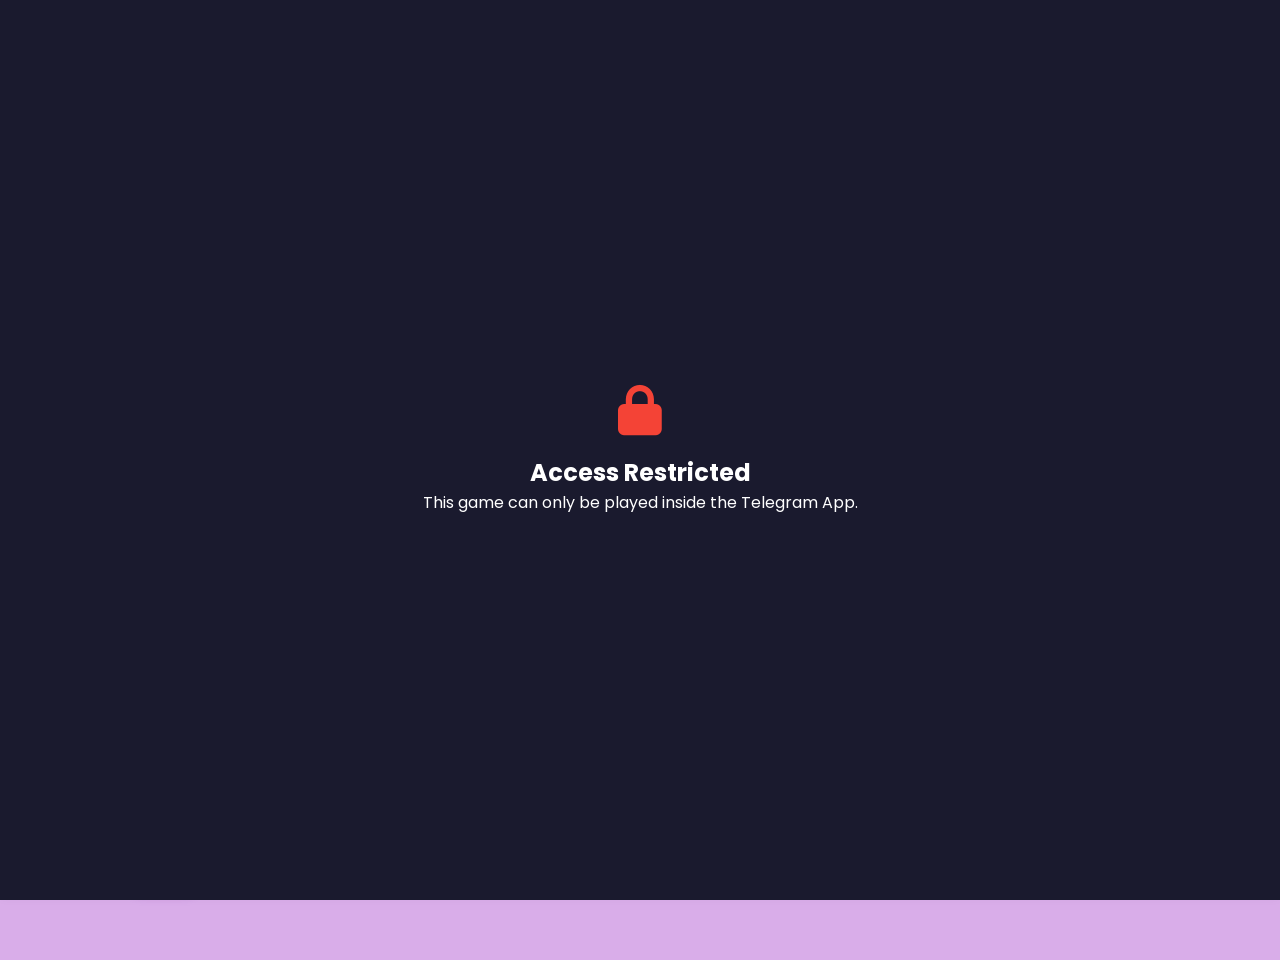
<file: game.html>
<!DOCTYPE html>
<html lang="en">
<head>
    <meta charset="UTF-8">
    <meta name="viewport" content="width=device-width, initial-scale=1.0, maximum-scale=1.0, user-scalable=no">
    <title>Afro Bingo - Mini App</title>
    <link rel="stylesheet" href="https://cdnjs.cloudflare.com/ajax/libs/font-awesome/6.4.0/css/all.min.css">
    <link href="https://fonts.googleapis.com/css2?family=Poppins:wght@300;400;500;600;700&family=Inter:wght@400;500;600&display=swap" rel="stylesheet">
    <script src="https://telegram.org/js/telegram-web-app.js"></script>

   <style>
               :root {
            --bg-main: #d9ade9;
            --surface-white: #FFFFFF;
            --purple-dark: #7F1089;
            --purple-light: #E1BEE7;
            --orange-accent: #FF9800;
            --btn-blue: #2196F3;
            --btn-green: #4CAF50;
            --btn-yellow: #FFD700;
            --text-main: #212121;
            --text-muted: #757575;
            --text-white: #FFFFFF;
            --border-light: #e0e0e0;
            --grey-card: #D1C4E9;
            --red-accent: #f2702f;
            --letter-b: #FF9800;
            --letter-i: green;
            --letter-n: #1976D2;
            --letter-g: #F44336;
            --letter-o: #9C27B0;
            --winner-highlight: #FFEB3B;
            --winner-free: #4CAF50;
        }

        * { margin: 0; padding: 0; box-sizing: border-box; -webkit-tap-highlight-color: transparent; }

        body {
            font-family: 'Poppins', sans-serif;
            background-color: var(--bg-main);
            color: var(--text-main);
            min-height: 100vh;
            padding-bottom: 60px;
            overflow-x: hidden;
        }

        .disqualified-overlay {
            position: fixed;
            inset: 0;
            background: rgba(0, 0, 0, 0.7);
            z-index: 9999;
            display: none;
            align-items: center;
            justify-content: center;
            padding: 20px;
            animation: fadeIn 0.3s ease;
        }
        .disqualified-overlay.active { display: flex; }
        .disqualified-content {
            background: #d9ade9;
            border-radius: 20px;
            padding: 30px 25px;
            max-width: 340px;
            width: 100%;
            text-align: center;
            border: 3px solid #FFFFFF;
            box-shadow: 0 10px 40px rgba(0,0,0,0.3);
        }
        .disqualified-content .icon { font-size: 60px; color: #F44336; margin-bottom: 10px; }
        .disqualified-content h2 { color: #6A1B9A; font-size: 22px; font-weight: 800; margin-bottom: 8px; }
        .disqualified-content p { color: #333; font-size: 14px; line-height: 1.6; margin-bottom: 6px; }
        .disqualified-content .refund-amount { background: rgba(255,255,255,0.3); border-radius: 10px; padding: 10px; margin: 12px 0; font-weight: 700; color: #2E7D32; font-size: 18px; }
        .disqualified-content .continue-btn { background: #6A1B9A; color: white; border: none; padding: 12px 30px; border-radius: 25px; font-weight: 700; font-size: 15px; cursor: pointer; margin-top: 10px; transition: background 0.2s; }
        .disqualified-content .continue-btn:hover { background: #4A148C; }

        .app-header {
            background: var(--surface-white);
            display: flex;
            justify-content: space-between;
            align-items: center;
            padding: 12px 16px;
            position: sticky;
            top: 0;
            z-index: 50;
        }
        .app-header .close { color: var(--btn-blue); font-size: 18px; font-weight: 500; cursor: pointer; }
        .app-header .title-container { text-align: center; }
        .app-header .title { font-size: 18px; font-weight: 600; color: var(--text-main); }
        .app-header .subtitle { font-size: 11px; color: var(--text-muted); font-weight: 400; }
        .app-header .menu-btn { color: var(--btn-blue); font-size: 22px; cursor: pointer; }

        .bottom-nav {
            position: fixed;
            bottom: 0;
            left: 0;
            width: 100%;
            height: 60px;
            background: var(--bg-main);
            display: flex;
            justify-content: space-around;
            align-items: center;
            z-index: 100;
            box-shadow: 0 -4px 12px rgba(0,0,0,0.06);
        }
        .nav-btn {
            display: flex;
            flex-direction: column;
            align-items: center;
            justify-content: center;
            width: 60px;
            height: 100%;
            cursor: pointer;
            color: var(--purple-dark);
            transition: all 0.2s ease;
            background: transparent;
            border: none;
            font-family: inherit;
        }
        .nav-btn i { font-size: 20px; margin-bottom: 4px; }
        .nav-btn span { font-size: 10px; font-weight: 500; }
        .nav-btn.active {
            background: var(--purple-dark);
            color: var(--text-white);
            border-radius: 12px;
            height: 44px;
            width: 70px;
            margin-top: -4px;
            box-shadow: 0 4px 12px rgba(106, 13, 173, 0.3);
        }
        .nav-btn.active i,
        .nav-btn.active span { color: var(--text-white); }

        .page-container {
            display: none;
            padding: 0;
            padding-bottom: 60px;
            animation: fadeIn 0.2s ease;
        }
        .page-container.active { display: block; }
        @keyframes fadeIn { from { opacity: 0; } to { opacity: 1; } }
        .screen { display: none; animation: fadeIn 0.2s ease; }
        .screen.active { display: block; }

        /* ===== CARD COMPONENT ===== */
        .card {
            background: var(--surface-white);
            border-radius: 20px;
            padding: 16px;
            box-shadow: 0px 3px 10px rgba(106, 13, 173, 0.08);
            margin-bottom: 12px;
        }

        /* ==================== GAME SCREEN - FULL SCREEN ==================== */
        #game-screen {
            padding: 0 !important;
            margin: 0 !important;
            height: 100%;
            min-height: calc(100vh - 60px);
        }

        .stats-row {
            display: grid;
            grid-template-columns: repeat(6, 1fr);
            gap: 2px;
            background: transparent;
            padding: 4px 2px !important;
            border: none;
            border-radius: 0;
            box-shadow: none;
            margin-bottom: 4px;
            width: 100%;
            box-sizing: border-box;
            flex-shrink: 0;
        }
        .stat-box {
            background: var(--surface-white);
            border: 1px solid rgba(0, 0, 0, 0.05);
            border-radius: 4px;
            text-align: center;
            padding: 6px 4px;
            box-sizing: border-box;
            width: 80px;
        }
        .stat-box .label {
            font-size: 12px;
            color: var(--text-muted);
            display: block;
            line-height: 1.2;
            font-weight: 600;
        }
        .stat-box .value {
            font-size: 12px;
            font-weight: 700;
            color: var(--text-main);
            display: block;
            line-height: 1.2;
        }

        .game-layout {
            display: flex;
            flex-direction: row;
            gap: 4px;
            align-items: stretch;
            justify-content: space-between;
            width: 100%;
            flex-wrap: nowrap;
            padding: 0 2px;
            flex: 1;
            min-height: 0;
        }

        .board-container {
            background: transparent;
            border-radius: 4px;
            padding: 4px;
            border: 2px solid #FFFFFF;
            box-shadow: 0 2px 4px rgba(0, 0, 0, 0.05);
            width: 38%;
            height: inherit;
            flex-shrink: 0;
            flex-grow: 0;
        }
        .board-header-row {
            display: flex;
            gap: 2px;
            margin-bottom: 3px;
        }
        .board-header-cell {
            flex: 1;
            text-align: center;
            border-radius: 4px;
            padding: 4px 0;
            font-weight: 800;
            font-size: 14px;
            color: var(--text-white);
            border: 1px solid rgba(0, 0, 0, 0.05);
        }
        .board-header-cell.b { background: var(--letter-b); }
        .board-header-cell.i { background: var(--letter-i); }
        .board-header-cell.n { background: var(--letter-n); }
        .board-header-cell.g { background: var(--letter-g); }
        .board-header-cell.o { background: var(--letter-o); }

        .board-columns {
            display: flex;
            gap: 4px !important;
        }
        .board-column {
            display: flex;
            flex-direction: column;
            gap: 4px !important;
            flex: 1;
        }
        .board-cell {
            display: flex;
            align-items: center;
            justify-content: center;
            background: var(--grey-card);
            border-radius: 6px;
            aspect-ratio: 1;
            font-weight: 900;
            font-size: 18px !important;
            color: #fff;
            border: 1px solid rgba(255, 255, 255, 0.8);
            transition: all 0.2s ease;
            min-height: 28px;
            min-width: 28px;
        }
        .board-cell.called {
            background: var(--surface-white);
            border: 1px solid rgba(0, 0, 0, 0.1);
            color: white;
        }
        .board-cell.called.highlight-b { background: var(--red-accent);
            border-color: var(--border-light);
            color: white; }
        .board-cell.called.highlight-i { background: var(--red-accent);
            border-color: var(--border-light);
            color: white; }
        .board-cell.called.highlight-n { background: var(--red-accent);
            border-color: var(--border-light);
            color: white; }
        .board-cell.called.highlight-g { background: var(--red-accent);
            border-color: var(--border-light);
            color: white; }
        .board-cell.called.highlight-o { background: var(--red-accent);
            border-color: var(--border-light);
            color: white; }
        .board-cell.called.current-call {
            background: var(--btn-green) !important;
            border-color: var(--btn-green) !important;
            color: white;
            animation: winningBlink 0.8s infinite ease-in-out !important;
        }

        .right-panel {
            flex: 1;
            width: 62%;
            display: flex;
            flex-direction: column;
            gap: 4px;
            min-width: 0;
            height: 100%;
        }

        .current-call-card {
            background: var(--purple-dark);
            border-radius: 20px;
            padding: 6px 12px;
            display: flex;
            justify-content: space-between;
            align-items: center;
            color: var(--text-white);
            box-shadow: 0 2px 4px rgba(106, 27, 154, 0.2);
            flex-shrink: 0;
        }
        .current-call-label {
            font-weight: 700;
            font-size: 13px;
        }
        .current-call-badge {
            background: var(--orange-accent);
            color: var(--text-white);
            width: 42px;
            height: 42px;
            border-radius: 50%;
            display: flex;
            align-items: center;
            justify-content: center;
            font-weight: 800;
            font-size: 13px;
        }

        .recent-calls-box {
            background: rgba(255, 255, 255, 0.4);
            border-radius: 12px;
            padding: 4px 6px;
            display: flex;
            flex-wrap: wrap;
            justify-content: center;
            gap: 3px;
            border: 1px solid rgba(255, 255, 255, 0.8);
            min-height: 38px;
            width: 100%;
            align-self: center;
            margin: 2px 0;
            flex-shrink: 0;
        }
        .call-bubble {
            border-radius: 50%;
            padding: 0;
            width: 46px;
            height: 46px;
            display: flex;
            align-items: center;
            justify-content: center;
            font-weight: 700;
            font-size: 16px;
            color: white;
            box-shadow: 0 2px 4px rgba(0, 0, 0, 0.1);
        }
        .call-bubble.b { background: var(--letter-b); }
        .call-bubble.i { background: var(--letter-i); }
        .call-bubble.n { background: var(--letter-n); }
        .call-bubble.g { background: var(--letter-g); }
        .call-bubble.o { background: var(--letter-o); }

        .controls-row {
            background: rgba(255, 255, 255, 0.5);
            border-radius: 10px;
            padding: 4px 8px;
            display: flex;
            justify-content: space-between;
            align-items: center;
            border: 1px solid rgba(255, 255, 255, 0.8);
            flex-shrink: 0;
        }
        .control-group {
            display: flex;
            align-items: center;
            gap: 4px;
        }
        .control-label {
            font-size: 12px;
            font-weight: 700;
            color: var(--text-main);
        }
        .control-pill {
            display: flex;
            align-items: center;
            justify-content: center;
            border-radius: 16px;
            padding: 1px 10px;
            height: 20px;
            font-size: 9px;
            font-weight: 700;
            color: white;
            cursor: pointer;
            transition: background-color 0.15s ease;
        }
        .control-pill.purple { background: var(--purple-dark); }
        .control-pill.orange { background: var(--orange-accent); }
        .control-pill.green { background: var(--btn-green); }

        /* ==================== PLAYER CARDS - FILL BOTH HORIZONTAL & VERTICAL SPACE ==================== */
        .player-cards-container {
            background: rgba(255, 255, 255, 0.3);
            border-radius: 8px;
            padding: 2px;
            border: 1px solid rgba(255, 255, 255, 0.5);
            flex: 1;
            display: flex;
            flex-direction: column;
            overflow: hidden;
            min-height: 0;
            width: 100%;
        }

        .player-cards-container-inner {
            display: flex;
            flex-direction: column;
            gap: 2px;
            padding: 2px;
            flex: 1;
            align-items: stretch;
            justify-content: center;
            overflow: hidden;
            height: 100%;
            min-height: 0;
            width: 100%;
        }
        .p-card-wrapper {
            background: var(--surface-white);
            border-radius: 4px;
            padding: 2px;
            box-shadow: 0 1px 3px rgba(0, 0, 0, 0.04);
            border: 1px solid var(--border-light);
            flex: 1;
            min-width: 0;
            max-width: 100%;
            display: flex;
            flex-direction: column;
            height: auto;
            min-height: 0;
            width: 100%;
        }

        .p-card-wrapper:only-child {
            flex: 1;
            max-height: 100%;
        }

        .p-card-wrapper:not(:only-child) {
            flex: 1;
            max-height: 50%;
        }

        .p-card-title {
            font-size: 10px;
            font-weight: 700;
            color: #7F1089;
            text-align: center;
            margin-bottom: 1px;
            flex-shrink: 0;
            letter-spacing: 0.5px;
        }

         .p-card-header-row {
            display: flex;
            gap: 1px;
            margin-bottom: 1px;
            flex-shrink: 0;
        }

        .p-card-header-cell {
            flex: 1;
            text-align: center;
            border-radius: 2px;
            padding: 2px 0;
            font-weight: 700;
            font-size: 13px;
            color: var(--text-white);
        }
        .p-card-header-cell.b { background: var(--letter-b); }
        .p-card-header-cell.i { background: var(--letter-i); }
        .p-card-header-cell.n { background: var(--letter-n); }
        .p-card-header-cell.g { background: var(--letter-g); }
        .p-card-header-cell.o { background: var(--letter-o); }

        .p-card-grid {
            display: grid;
            grid-template-columns: repeat(5, 1fr);
            grid-template-rows: repeat(5, 1fr);
            gap: 1.5px;
            width: 100%;
            height: 100%;
            flex: 1;
            min-height: 0;
            align-content: stretch;
        }

        .p-card-cell {
            background: #f5f5f5;
            border-radius: 3px;
            display: flex;
            align-items: center;
            justify-content: center;
            font-weight: 700;
            font-size: 17px;
            color: var(--text-main);
            border: 1px solid var(--border-light);
            cursor: pointer;
            min-width: 0;
            min-height: 0;
            width: 100%;
            height: 100%;
        }

        .p-card-cell.marked {
            background: var(--btn-green) !important;
            color: white !important;
            border-color: #2e7d32 !important;
        }

        .p-card-cell.free {
            background: #CFD8DC;
            border-color: #90A4AE;
            font-size: 8px;
        }

        .p-card-cell.star { position: relative; }
        .p-card-cell.star::after {
            content: '★';
            position: absolute;
            top: -2px;
            right: -2px;
            color: var(--orange-accent);
            font-size: 6px;
        }

        .p-card-cell.empty {
            background: transparent;
            border: 1px dashed #ddd;
            color: #ccc;
        }

        .no-card-waiting {
            background: rgba(255, 255, 255, 0.2);
            border-radius: 8px;
            padding: 20px 10px;
            text-align: center;
            color: var(--purple-dark);
            font-weight: 800;
            font-size: 13px;
            line-height: 1.6;
            backdrop-filter: blur(2px);
            border: 2px solid #FFFFFF;
            box-shadow: 0 2px 4px rgba(0, 0, 0, 0.05);
            min-height: 80px;
            display: flex;
            align-items: center;
            justify-content: center;
            flex: 1;
            width: 100%;
        }

        /* ==================== WAITING SCREEN ==================== */
        #waiting-screen {
            padding: 4px !important;
            height: 100%;
            min-height: calc(100vh - 60px);
        }

        .game-stats {
            background: var(--surface-white);
            border-radius: 6px;
            padding: 2px 2px;
            margin-bottom: 4px;
            display: grid;
            grid-template-columns: repeat(3, 1fr);
            gap: 4px;
            border: 2px solid #FFFFFF;
            box-shadow: 0 2px 4px rgba(0, 0, 0, 0.05);
        }
        .stat-item {
            text-align: center;
            border-right: 1px solid rgba(0, 0, 0, 0.05);
            padding: 2px 0;
        }
        .stat-item:last-child { border-right: none; }
        .stat-label {
            font-size: 7px;
            color: var(--text-muted);
            display: block;
            font-weight: 600;
            margin-bottom: 1px;
        }
        .stat-value {
            font-size: 12px;
            font-weight: 700;
            color: var(--text-main);
            display: block;
        }
        .stat-value.orange { color: var(--orange-accent) !important; }

        .cards-grid {
            display: grid;
            grid-template-columns: repeat(auto-fill, minmax(28px, 1fr));
            gap: 3px;
            max-height: 450px;
            min-height: 350px;
            overflow-y: auto;
            padding: 4px;
            background: rgba(255, 255, 255, 0.4);
            border-radius: 6px;
            border: 2px solid #FFFFFF;
            box-shadow: 0 2px 4px rgba(0, 0, 0, 0.05);
            margin-bottom: 4px;
            width: 100%;
        }
        .card-item {
            aspect-ratio: 1;
            border-radius: 4px;
            display: flex;
            align-items: center;
            justify-content: center;
            font-weight: 800;
            font-size: 11px;
            position: relative;
            transition: background-color 0.08s ease, transform 0.08s ease;
        }
        .card-item.available {
            background: var(--grey-card);
            color: #000000;
            cursor: pointer;
        }
        .card-item.sold {
            background: var(--red-accent);
            color: #888;
            cursor: not-allowed;
        }
        .card-item.owned {
            background: var(--btn-green);
            color: white;
            border: 2px solid #2e7d32;
        }
        .card-item.disqualified {
            background: #F44336 !important;
            color: white !important;
            border: 2px solid #B71C1C !important;
            cursor: not-allowed;
            opacity: 0.7;
        }

        .bottom-actions {
            position: fixed;
            bottom: 70px;
            right: 12px;
            left: auto;
            width: auto;
            background: transparent;
            padding: 0;
            display: none;
            gap: 8px;
            z-index: 99;
        }
        .bottom-actions.active { display: flex; }
        .action-btn {
            border: none;
            border-radius: 8px;
            height: 32px;
            padding: 0 16px;
            font-weight: 700;
            font-size: 12px;
            color: white;
            display: flex;
            align-items: center;
            justify-content: center;
            gap: 4px;
            cursor: pointer;
            box-shadow: 0 4px 10px rgba(0, 0, 0, 0.1);
        }
        .action-btn.yellow { background: var(--btn-yellow);
            color: #333; }
        .action-btn.blue { background: var(--btn-blue); }
        .action-btn.orange { background: var(--orange-accent); }
        .action-btn.green { background: var(--btn-green); }
        .action-btn:active { transform: scale(0.97); }
        .action-btn:disabled { opacity: 0.6;
            cursor: default; }

        /* ==================== REST OF STYLES ==================== */
        #access-denied {
            display: none;
            position: fixed;
            inset: 0;
            background: #1a1a2e;
            color: white;
            z-index: 9999;
            flex-direction: column;
            align-items: center;
            justify-content: center;
            text-align: center;
            padding: 20px;
        }
        #connection-status {
            position: fixed;
            top: 5px;
            right: 5px;
            z-index: 1000;
            background: rgba(0, 0, 0, 0.7);
            padding: 4px 8px;
            border-radius: 4px;
            font-size: 10px;
            display: none;
        }
        #status-indicator {
            width: 8px;
            height: 8px;
            border-radius: 50%;
            display: inline-block;
            margin-right: 4px;
        }
        .notification-toast {
            position: fixed;
            top: 10px;
            left: 50%;
            transform: translateX(-50%);
            background: #323232;
            color: white;
            padding: 8px 16px;
            border-radius: 6px;
            box-shadow: 0 4px 12px rgba(0, 0, 0, 0.3);
            z-index: 1001;
            display: none;
            align-items: center;
            gap: 8px;
            animation: slideDown 0.3s ease-out;
            font-size: 12px;
        }
        @keyframes slideDown {
            from { opacity: 0;
                transform: translate(-50%, -20px); }
            to { opacity: 1;
                transform: translate(-50%, 0); }
        }

        .winner-display {
            position: fixed;
            inset: 0;
            background: #d9ade9;
            display: none;
            align-items: center;
            justify-content: center;
            z-index: 1000;
            padding: 20px;
            pointer-events: none;
        }
        .winner-content {
            width: 100%;
            max-width: 280px;
            display: flex;
            flex-direction: column;
            gap: 2px;
            background: transparent;
            pointer-events: auto;
        }
        .winner-orange-box {
            background: #FF9800;
            border-radius: 10px;
            padding: 12px 8px;
            text-align: center;
            color: white;
            box-shadow: 0 2px 8px rgba(255, 152, 0, 0.2);
        }
        .winner-orange-box h1 {
            font-size: 28px;
            font-weight: 800;
            margin-bottom: 4px;
            letter-spacing: 1px;
        }
        .winner-orange-box p {
            font-size: 13px;
            font-weight: 600;
            margin: 0;
        }
        .winner-orange-box .winner-name-badge {
            display: inline-block;
            background: #0F7B1B;
            color: white;
            padding: 2px 10px;
            border-radius: 4px;
            margin-right: 4px;
            font-weight: 700;
        }
        .winner-card-wrapper {
            background: #EAD6F1;
            border: 2px solid #FFFFFF;
            border-radius: 10px;
            padding: 10px;
            box-shadow: 0 4px 12px rgba(0, 0, 0, 0.05);
        }
        .winner-card-header {
            display: flex;
            gap: 2px;
            margin-bottom: 4px;
        }
        .winner-card-header-cell {
            flex: 1;
            text-align: center;
            border-radius: 3px;
            padding: 3px 0;
            font-weight: 800;
            font-size: 11px;
            color: white;
        }
        .winner-card-header-cell.b { background: var(--letter-b); }
        .winner-card-header-cell.i { background: var(--letter-i); }
        .winner-card-header-cell.n { background: var(--letter-n); }
        .winner-card-header-cell.g { background: var(--letter-g); }
        .winner-card-header-cell.o { background: var(--letter-o); }
        .winner-card-grid {
            display: grid;
            grid-template-columns: repeat(5, 1fr);
            gap: 2px;
            width: 100%;
        }
        .winner-card-cell {
            aspect-ratio: 1;
            background: #ffffff;
            border-radius: 3px;
            display: flex;
            align-items: center;
            justify-content: center;
            font-weight: 700;
            font-size: 10px;
            color: #333;
            border: 1px solid #E0E0E0;
        }
        .winner-card-cell.marked {
            background: #4CAF50 !important;
            border-color: #FFC107 !important;
            color: #333;
        }
        .winner-card-cell.free {
            background: #C8E6C9 !important;
            border-color: #81C784 !important;
            color: white;
            font-weight: 800;
        }
        .winner-card-cell.free::after { content: '*' !important; }
        .winner-board-text {
            text-align: center;
            margin-top: 4px;
            font-weight: 700;
            color: #FFFFFF;
            font-size: 11px;
        }
        .winner-countdown-bar {
            background: #FF9800;
            border-radius: 10px;
            padding: 12px 8px;
            text-align: center;
            color: white;
            box-shadow: 0 2px 8px rgba(255, 152, 0, 0.2);
        }
        .winner-countdown-bar h2 {
            font-size: 28px;
            font-weight: 800;
            margin: 0;
            letter-spacing: 1px;
        }
        .audio-loading {
            position: fixed;
            top: 50%;
            left: 50%;
            transform: translate(-50%, -50%);
            background: rgba(0, 0, 0, 0.8);
            padding: 20px;
            border-radius: 10px;
            z-index: 9999;
            display: none;
        }

        .cards-header-text {
            font-size: 12px;
            font-weight: 600;
            color: #4CAF50;
            margin-bottom: 4px;
            padding-left: 2px;
        }

        .selected-card-info { margin: 4px 0; }
        .selected-card-info>div { padding: 10px !important; }

        .countdown-status-with-round { margin: 4px 0; }

        #offline-banner {
            display: none;
            background: #F44336;
            color: white;
            text-align: center;
            padding: 6px;
            font-size: 11px;
            font-weight: 600;
            position: fixed;
            top: 0;
            left: 0;
            right: 0;
            z-index: 9999;
        }
        #offline-banner .retry-btn {
            background: white;
            color: #F44336;
            border: none;
            padding: 2px 10px;
            border-radius: 10px;
            font-weight: 700;
            font-size: 10px;
            cursor: pointer;
            margin-left: 6px;
        }
        .server-error-overlay {
            position: fixed;
            inset: 0;
            background: rgba(0, 0, 0, 0.8);
            display: none;
            align-items: center;
            justify-content: center;
            z-index: 9998;
            padding: 20px;
        }
        .server-error-overlay.active { display: flex; }
        .server-error-content {
            background: #d9ade9;
            border-radius: 20px;
            padding: 30px 25px;
            max-width: 340px;
            width: 100%;
            text-align: center;
            border: 3px solid #FFFFFF;
            box-shadow: 0 10px 40px rgba(0, 0, 0, 0.3);
        }
        .server-error-content .icon {
            font-size: 50px;
            color: #F44336;
            margin-bottom: 10px;
        }
        .server-error-content h2 {
            color: #6A1B9A;
            font-size: 20px;
            font-weight: 800;
            margin-bottom: 8px;
        }
        .server-error-content p {
            color: #333;
            font-size: 13px;
            line-height: 1.6;
            margin-bottom: 12px;
        }
        .server-error-content .retry-btn {
            background: #6A1B9A;
            color: white;
            border: none;
            padding: 12px 30px;
            border-radius: 25px;
            font-weight: 700;
            font-size: 14px;
            cursor: pointer;
            transition: background 0.2s;
        }
        .server-error-content .retry-btn:hover { background: #4A148C; }

        /* ===== HISTORY PAGE - ORIGINAL ===== */
        .history-date {
            font-size: 12px;
            color: var(--text-muted);
            margin-bottom: 8px;
        }
        .history-grid {
            display: grid;
            grid-template-columns: 1fr 1fr;
            gap: 6px;
            font-size: 13px;
        }
        .history-winner-badge {
            display: inline-block;
            padding: 2px 10px;
            border-radius: 12px;
            font-size: 11px;
            font-weight: 600;
        }
        .history-winner-badge.loss {
            background: #FFEBEE;
            color: var(--red-accent);
        }
        .history-winner-badge.win {
            background: #E8F5E9;
            color: var(--btn-green);
        }

        /* ===== WALLET PAGE - ORIGINAL ===== */
        .wallet-top-row {
            display: flex;
            justify-content: space-between;
            align-items: flex-start;
            margin-bottom: 4px;
        }
        .wallet-balance-big {
            font-size: 28px;
            font-weight: 700;
            color: var(--purple-dark);
        }
        .wallet-tabs {
            display: flex;
            background: var(--purple-light);
            border-radius: 20px;
            padding: 4px;
            margin-top: 16px;
        }
        .wallet-tab {
            flex: 1;
            text-align: center;
            padding: 6px 0;
            border-radius: 16px;
            font-size: 12px;
            font-weight: 600;
            cursor: pointer;
            color: var(--text-muted);
        }
        .wallet-tab.active {
            background: var(--purple-dark);
            color: var(--text-white);
        }
        .wallet-total-card {
            background: var(--purple-dark);
            border-radius: 20px;
            padding: 16px;
            color: var(--text-white);
            margin-bottom: 12px;
        }
        .wallet-total-amount {
            font-size: 28px;
            font-weight: 700;
            margin-top: 4px;
        }
        .wallet-split-grid {
            display: grid;
            grid-template-columns: repeat(3, 1fr);
            gap: 12px;
            margin-bottom: 12px;
        }
        .wallet-split-box {
            background: var(--surface-white);
            border-radius: 16px;
            padding: 16px;
            text-align: center;
        }
        .wallet-split-amount {
            font-weight: 700;
            font-size: 18px;
            color: var(--purple-dark);
        }
        .wallet-split-label {
            font-size: 11px;
            color: var(--text-muted);
            margin-top: 4px;
        }


                  /* Wallet History Styles */
          .wallet-history-card {
              background: white;
              border-radius: 12px;
              padding: 12px 14px;
              margin-bottom: 8px;
              border: 1px solid #e8e8e8;
              box-shadow: 0 1px 3px rgba(0,0,0,0.04);
              transition: all 0.2s ease;
          }

          .wallet-history-card:active {
              transform: scale(0.98);
          }

          .wallet-tx-row {
              display: flex;
              justify-content: space-between;
              align-items: center;
              margin-bottom: 4px;
          }

          .wallet-tx-type {
              display: flex;
              align-items: center;
              gap: 8px;
          }

          .wallet-tx-type .in {
              color: #4CAF50;
          }

          .wallet-tx-type .out {
              color: #F44336;
          }

          .wallet-tx-amount.positive {
              color: #4CAF50;
          }

          .wallet-tx-amount.negative {
              color: #F44336;
          }

          .wallet-tx-amount.neutral {
              color: #FF9800;
          }

          .wallet-tx-meta {
              font-size: 11px;
              color: var(--text-muted);
              display: flex;
              flex-wrap: wrap;
              gap: 8px;
              align-items: center;
          }

          .wallet-tx-ref {
              font-size: 10px;
              color: #aaa;
              margin-top: 2px;
              font-family: monospace;
          }

          #wallet-transactions-container {
              padding: 0 4px;
          }

          .wallet-transactions-loading {
              text-align: center;
              padding: 30px 20px;
              color: var(--text-muted);
          }




        /* ===== PROFILE PAGE - ORIGINAL ===== */
        .profile-avatar {
            width: 60px;
            height: 60px;
            border-radius: 50%;
            background: #222;
            display: flex;
            align-items: center;
            justify-content: center;
        }
        .profile-avatar-text {
            color: var(--orange-accent);
            font-size: 28px;
            font-weight: 700;
        }
        .profile-stat-item {
            display: flex;
            justify-content: space-between;
            align-items: center;
            padding: 8px 0;
            border-bottom: 1px solid #f9f9f9;
        }
        .profile-stat-label {
            display: flex;
            align-items: center;
            gap: 12px;
            font-weight: 500;
        }
        .profile-stat-value {
            font-weight: 700;
            color: var(--purple-dark);
        }
        .profile-toggle {
            background: #d32f2f;
            color: white;
            padding: 2px 14px;
            border-radius: 12px;
            font-size: 11px;
            font-weight: 700;
            cursor: pointer;
        }
        .profile-toggle.on { background: var(--btn-green); }

        /* ===== PLAYER CARDS RESPONSIVE - FILL SPACE ===== */
        @media (max-width: 600px) {
            .player-cards-container {
                min-height: 0;
                flex: 1;
            }
            .p-card-wrapper {
                padding: 2px;
            }
            .p-card-wrapper:not(:only-child) {
                max-height: 50%;
            }
            .p-card-cell {
                font-size: 13px !important;
                border-radius: 2px;
            }
            .p-card-header-cell {
                font-size: 10px !important;
                padding: 1px 0;
            }
            .p-card-title {
                font-size: 8px !important;
            }
            .p-card-grid {
                gap: 1px;
            }
            
            .game-layout {
                flex-direction: row !important;
                gap: 4px;
                align-items: stretch;
            }
            .board-container {
                width: 42%;
                flex-shrink: 0;
            }
            .right-panel {
                width: 58%;
                flex-shrink: 0;
            }
            .board-cell {
                font-size: 16px !important;
                min-height: 20px;
                min-width: 20px;
            }
            .board-header-cell {
                font-size: 11px;
                padding: 2px 0;
            }
            .stats-row {
                gap: 1px;
                padding: 2px 1px !important;
            }
            .stat-box .label { font-size: 7px; }
            .stat-box .value { font-size: 10px; }
            .call-bubble {
                width: 32px;
                height: 32px;
                font-size: 14px;
            }
            .current-call-badge {
                width: 36px;
                height: 36px;
                font-size: 11px;
            }
            .bottom-actions {
                bottom: 65px;
                right: 8px;
            }
            .cards-grid {
                grid-template-columns: repeat(auto-fill, minmax(28px, 1fr));
                min-height: 280px;
                max-height: 380px;
            }
          }

        @media (min-width: 601px) and (max-width: 1024px) {
            .player-cards-container {
                min-height: 0;
                flex: 1;
            }
            .p-card-wrapper:not(:only-child) {
                max-height: 50%;
            }
            .p-card-cell {
                font-size: 16px !important;
            }
            .p-card-header-cell {
                font-size: 11px !important;
            }
            .p-card-title {
                font-size: 9px !important;
            }
            
            .board-cell {
                font-size: 16px !important;
                min-height: 36px;
                min-width: 36px;
            }
            .board-header-cell {
                font-size: 18px;
                padding: 6px 0;
            }
            .board-container { width: 36%; }
            .right-panel { width: 64%; }
            .stat-box .label { font-size: 11px; }
            .stat-box .value { font-size: 14px; }
            .call-bubble {
                width: 54px;
                height: 54px;
                font-size: 16px;
            }
            .current-call-badge {
                width: 50px;
                height: 50px;
                font-size: 16px;
            }
            .cards-grid {
                grid-template-columns: repeat(auto-fill, minmax(34px, 1fr));
                min-height: 350px;
                max-height: 450px;
            }
        }

        @media (min-width: 1025px) {
            .player-cards-container {
                min-height: 0;
                flex: 1;
            }
            .p-card-wrapper:not(:only-child) {
                max-height: 50%;
            }
            .p-card-cell {
                font-size: 19px !important;
            }
            .p-card-header-cell {
                font-size: 12px !important;
            }
            
            .board-container { width: 34%; }
            .right-panel { width: 66%; }
            .board-cell {
                font-size: 16px !important;
                min-height: 42px;
                min-width: 42px;
            }
            .board-header-cell {
                font-size: 20px;
                padding: 8px 0;
            }
            .stats-row {
                padding: 6px 4px !important;
                gap: 4px;
            }
            .stat-box .label { font-size: 13px; }
            .stat-box .value { font-size: 16px; }
            .stat-box { padding: 8px 4px; }

            .cards-grid {
                grid-template-columns: repeat(auto-fill, minmax(36px, 1fr));
                min-height: 400px;
                max-height: 500px;
            }
        }
    </style>
</head>
<body>

    <!-- Server Error Overlay -->
    <div class="server-error-overlay" id="server-error-overlay">
        <div class="server-error-content">
            <div class="icon">🌐</div>
            <h2>Cannot Connect to Server</h2>
            <p>Please check your internet connection and try again.</p>
            <p style="font-size:11px; color:#999;" id="error-detail">Connection failed</p>
            <button class="retry-btn" onclick="forceReconnect()">🔄 Retry Connection</button>
        </div>
    </div>

    <div class="disqualified-overlay" id="disqualified-overlay">
        <div class="disqualified-content">
            <div class="icon">🚫</div>
            <h2>You've Been Disqualified!</h2>
            <p>You made an invalid BINGO claim.</p>
            <p style="font-size:12px; color:#666;">Your card has been deactivated and you have been removed from this game.</p>

            <p style="font-size:12px; color:#999;">You can still watch the game and play the next round.</p>
            <button class="continue-btn" onclick="closeDisqualifiedOverlay()">Continue Watching</button>
        </div>
    </div>

    <div id="access-denied">
        <i class="fas fa-lock" style="font-size: 50px; color: #f44336; margin-bottom: 20px"></i>
        <h2>Access Restricted</h2>
        <p>This game can only be played inside the Telegram App.</p>
    </div>

    <div id="connection-status" style="position: fixed; top: 10px; right: 10px; z-index: 1000; background: rgba(0, 0, 0, 0.7); padding: 5px 10px; border-radius: 5px; font-size: 12px; display: none;">
        <span id="status-indicator" style="width: 10px; height: 10px; border-radius: 50%; display: inline-block; margin-right: 5px;"></span>
        <span id="status-text">Connecting...</span>
    </div>

    <div class="winner-display" id="winner-announcement">
        <div class="winner-content">
            <div class="winner-orange-box">
                <h1>BINGO!</h1>
                <p><span class="winner-name-badge" id="winners-name-badge">Na</span> <span id="winners-full-text">has won the game.</span></p>
            </div>
            <div class="winner-card-wrapper">
                <div class="winner-card-header">
                    <div class="winner-card-header-cell b">B</div>
                    <div class="winner-card-header-cell i">I</div>
                    <div class="winner-card-header-cell n">N</div>
                    <div class="winner-card-header-cell g">G</div>
                    <div class="winner-card-header-cell o">O</div>
                </div>
                <div class="winner-card-grid" id="winner-card-grid"></div>
                <div class="winner-board-text">Board number <span id="winner-board-number">0</span></div>
            </div>
            <div class="winner-countdown-bar"><h2 id="winner-announcement-timer">10</h2></div>
        </div>
    </div>

    <div id="page-game" class="page-container active">
        <div id="waiting-screen" class="screen active">
            <div class="game-stats">
                <div class="stat-item"><div class="stat-value orange" id="countdown-timer">30</div></div>
                <div class="stat-item"><div class="stat-label">Wallet</div><div class="stat-value" id="wallet-balance">0</div></div>
                <div class="stat-item"><div class="stat-label">Stake</div><div class="stat-value" id="card-price">10</div></div>
            </div>

            <div id="phase-error-message" style="display:none; background:var(--surface-white); border-radius:8px; padding:6px; margin-bottom:4px; color:var(--red-accent); border:1px solid var(--red-accent); text-align:center; font-size:11px;">
                <i class="fas fa-exclamation-triangle"></i> <span id="phase-error-text">Card purchase only during purchase phase</span>
            </div>

            <div class="cards-selection">
                <div style="background: transparent; border-radius: 8px; padding: 0; margin-bottom: 4px;">
                    <div class="cards-header-text">Boards: <span id="boards-count-text">0/2</span></div>
                    <div class="cards-grid" id="cards-grid"></div>
                </div>

                <div class="selected-card-info" id="selected-card-info" style="display: none">
    <div style="background: var(--surface-white); border-radius: 8px; padding: 10px; border: 1px solid var(--border-light);">
        <div style="display: flex; justify-content: space-between; align-items: center; margin-bottom: 4px;">
            <div style="font-size:12px;"><strong>Your Boards:</strong> <span id="boards-count-text">0/2</span></div>
            <div style="color: var(--orange-accent); font-weight: 600; font-size:12px;">10 birr each</div>
        </div>
   
        
        <!-- Container for ALL cards preview -->
        <div id="all-cards-preview" style="margin-top: 8px; display: flex; flex-direction: column; gap: 10px;"></div>
    </div>
</div>

                <div class="countdown-status-with-round" id="countdown-status" style="display: none">
                    <div class="countdown-round-info" style="font-weight: 600; font-size:12px;"><i class="fas fa-flag"></i> Round <span id="current-round-number">1</span> - Card Purchase Phase</div>
                    <div style="font-size: 14px; font-weight: 700; color: var(--purple-dark);" id="countdown-status-text">30 seconds remaining</div>
                </div>
            </div>
        </div>

        <div id="game-screen" class="screen">
            <div class="stats-row">
               <div class="stat-box"><span class="label">ID</span><span class="value" id="stat-game-id" style="font-size: 8px;">---</span></div>
                <div class="stat-box"><span class="label">Derash</span><span class="value" id="game-prize-pool">0</span></div>
                <div class="stat-box"><span class="label">Players</span><span class="value" id="game-player-count">0</span></div>
                <div class="stat-box"><span class="label">Bet</span><span class="value">10</span></div>
                <div class="stat-box"><span class="label">Call</span><span class="value" id="called-numbers-stat">0</span></div>
            </div>

            <div class="game-layout">
                <div class="board-container" id="master-board">
                    <div class="board-header-row">
                        <div class="board-header-cell b">B</div>
                        <div class="board-header-cell i">I</div>
                        <div class="board-header-cell n">N</div>
                        <div class="board-header-cell g">G</div>
                        <div class="board-header-cell o">O</div>
                    </div>
                    <div class="board-columns" id="bingo-grid"></div>
                </div>

                <div class="right-panel">
                    <div class="current-call-card">
                        <span class="current-call-label">Current Call</span>
                        <span class="current-call-badge" id="current-called-number">--</span>
                    </div>

                    <div class="recent-calls-box" id="called-numbers-grid"></div>

                    <div class="controls-row">
                       <div class="control-group">
                        <span class="control-label">Sound</span>
                        <div class="control-pill purple" id="audio-toggle" onclick="toggleAudio()">
                            <i class="fas fa-volume-up" style="font-size: 10px;"></i>
                        </div>
                    </div>
                        <div class="control-group">
                            <span class="control-label">Auto</span>
                            <div class="control-pill orange" id="auto-toggle" onclick="toggleAuto()">
                                <span id="auto-status-text" style="font-size: 8px;">OFF</span>
                            </div>
                        </div>
                    </div>

                    <div class="player-cards-container">
                        <div class="player-cards-container-inner" id="player-cards-inner"></div>
                    </div>
                </div>
            </div>
        </div>
    </div>

    <div id="page-history" class="page-container">
        <div class="card" style="display:flex; justify-content:space-between; align-items:center; padding:14px 18px;">
            <span style="font-size:14px; font-weight:500; color:var(--text-muted);">GAME HISTORY</span>
            <button class="btn-secondary" onclick="loadPlayerHistory(1)" style="border:1px solid #ccc; background:transparent; padding:4px 14px; border-radius:20px; cursor:pointer; font-size:12px; display:flex; align-items:center; gap:4px;"><i class="fas fa-sync-alt"></i> Reload</button>
        </div>
        <div class="card" id="history-stats-container" style="display: none;">
            <div style="display: grid; grid-template-columns: repeat(3, 1fr); gap: 10px; text-align: center;">
                <div><div style="font-size: 11px; color: var(--text-muted);">Total Games</div><div id="history-total-games" style="font-size: 20px; font-weight: 700; color: var(--text-primary);">0</div></div>
                <div><div style="font-size: 11px; color: var(--text-muted);">Total Wins</div><div id="history-total-wins" style="font-size: 20px; font-weight: 700; color: var(--btn-green);">0</div></div>
                <div><div style="font-size: 11px; color: var(--text-muted);">Total Winnings</div><div id="history-total-winnings" style="font-size: 20px; font-weight: 700; color: var(--btn-green);">0 birr</div></div>
            </div>
        </div>
        <div id="history-list-container"><div style="text-align: center; padding: 20px; color: var(--text-muted);">Loading history...</div></div>
    </div>

    <div id="page-wallet" class="page-container">
        <div class="card">
            <div class="wallet-top-row">
                <div>
                    <div style="font-size:12px; color:var(--text-muted); font-weight:500;">WALLET</div>
                    <div class="wallet-balance-big" id="wallet-balance-display">Br 0.00</div>
                    <div style="font-size:12px; color:var(--text-muted);">Total balance</div>
                </div>
                <button class="btn-secondary" onclick="updateWalletUI()" style="border:1px solid #ccc; background:transparent; padding:4px 14px; border-radius:20px; cursor:pointer; font-size:12px; display:flex; align-items:center; gap:4px;"><i class="fas fa-sync-alt"></i> Reload</button>
            </div>
            <div class="wallet-tabs">
                <div class="wallet-tab active">BALANCES</div>
                <div class="wallet-tab">HISTORY</div>
            </div>
        </div>
        <div class="wallet-total-card">
            <div class="wallet-total-label">TOTAL BALANCE</div>
            <div class="wallet-total-amount" id="wallet-total-balance">Br 0.00</div>
        </div>
        <div class="wallet-split-grid">
            <div class="wallet-split-box"><div class="wallet-split-amount">Br 0.00</div><div class="wallet-split-label">MAIN</div></div>
            <div class="wallet-split-box"><div class="wallet-split-amount">Br 0.00</div><div class="wallet-split-label">BONUS</div></div>
            <div class="wallet-split-box"><div class="wallet-split-amount">Br 0.00</div><div class="wallet-split-label">DEPOSITED</div></div>
        </div>
    </div>

    <div id="page-profile" class="page-container">
        <div class="card">
            <div class="card-title">ACCOUNT</div>
            <div id="profile-data" style="display: flex; align-items: center; gap: 16px;">
                <div class="profile-avatar"><span class="profile-avatar-text" id="profile-avatar-letter">?</span></div>
                <div style="flex: 1;">
                    <div id="profile-username" style="font-size: 16px; font-weight: 700; color: var(--purple-dark);">@User</div>
                  
                </div>
            </div>
        </div>
        <div class="wallet-total-card">
            <div class="wallet-total-label">TOTAL BALANCE</div>
            <div class="wallet-total-amount" id="profile-balance">Br 0.00</div>
        </div>
        <div class="wallet-split-grid">
            <div class="wallet-split-box"><div class="wallet-split-amount">Br 0.00</div><div class="wallet-split-label">MAIN</div></div>
            <div class="wallet-split-box"><div class="wallet-split-amount">Br 0.00</div><div class="wallet-split-label">BONUS</div></div>
            <div class="wallet-split-box"><div class="wallet-split-amount">Br 0.00</div><div class="wallet-split-label">DEPOSITED</div></div>
        </div>
        <div class="card">
            <div class="card-title">STATS</div>
            <div style="display: flex; flex-direction: column;">
                <div class="profile-stat-item"><div class="profile-stat-label"><i class="fas fa-money-bill-wave profile-stat-icon"></i> Total Withdrawal</div><div class="profile-stat-value" id="profile-total-withdrawal">Br 0.00</div></div>
                <div class="profile-stat-item"><div class="profile-stat-label"><i class="fas fa-trophy profile-stat-icon"></i> Games Won</div><div class="profile-stat-value" id="profile-total-wins">0</div></div>
                <div class="profile-stat-item"><div class="profile-stat-label"><i class="fas fa-gift profile-stat-icon"></i> Total Invites</div><div class="profile-stat-value" id="profile-total-invites">0</div></div>
            </div>
        </div>
        <div class="card" style="margin-bottom:20px;">
            <div class="card-title" style="display:flex; align-items:center; gap:8px;"><i class="fas fa-sliders-h"></i> SETTINGS</div>
            <div style="display: flex; flex-direction: column;">
                <div class="profile-stat-item"><div class="profile-stat-label">Sound</div><div class="profile-toggle" id="profile-sound-toggle" onclick="toggleAudio()">OFF</div></div>
                <div class="profile-stat-item"><div class="profile-stat-label">Auto Play</div><div class="profile-toggle" id="profile-auto-toggle" onclick="toggleAuto()">OFF</div></div>
            </div>
        </div>
    </div>

    <nav class="bottom-nav">
        <button class="nav-btn active" onclick="switchTab('game')"><i class="fas fa-gamepad"></i><span>GAME</span></button>
        <button class="nav-btn" onclick="switchTab('history')"><i class="fas fa-history"></i><span>HISTORY</span></button>
        <button class="nav-btn" onclick="switchTab('wallet')"><i class="fas fa-wallet"></i><span>WALLET</span></button>
        <button class="nav-btn" onclick="switchTab('profile')"><i class="fas fa-user"></i><span>PROFILE</span></button>
    </nav>

    <div class="bottom-actions" id="game-bottom-actions">
        <button class="action-btn yellow" id="claim-bingo-btn" onclick="window.claimBingo()">BINGO!</button>
    </div>

   <script>
    // ================================================================
    // COMPLETE SCRIPT - All functionality preserved
    // ================================================================

    const API_BASE_URL = `${window.location.protocol}//${window.location.host}/api`;
    const WS_BASE_URL = `${window.location.protocol === "https:" ? "wss:" : "ws:"}//${window.location.host}`;
    const CARD_PRICE = 10.0;
    const SOUNDS_BASE_URL = `${window.location.protocol}//${window.location.host}/sounds`;
    const MAX_RECONNECT_ATTEMPTS = 50;

    const $ = id => document.getElementById(id);

    // ==================== OFFLINE HANDLING ====================
    let isOnline = navigator.onLine;
    let reconnectAttempts = 0;
    let isReconnecting = false;

    function updateConnectionStatus(text, color) {
        const statusDiv = $('connection-status');
        const indicator = $('status-indicator');
        const textSpan = $('status-text');
        if (statusDiv && indicator && textSpan) {
            statusDiv.style.display = 'block';
            indicator.style.backgroundColor = color;
            textSpan.textContent = text;
            if (color === 'green') {
                setTimeout(() => { statusDiv.style.display = 'none'; }, 3000);
            }
        }
    }

    function forceReconnect() {
        const errorOverlay = $('server-error-overlay');
        if (errorOverlay) errorOverlay.classList.remove('active');
        reconnectAttempts = 0;
        isReconnecting = false;
        if (gameState.websocket) {
            try { gameState.websocket.close(); } catch(e) {}
        }
        gameState.websocket = null;
        gameState.isConnected = false;
        updateConnectionStatus('Reconnecting...', 'orange');
        setTimeout(() => { initWebSocket(); }, 500);
    }
    window.forceReconnect = forceReconnect;

    window.addEventListener('online', () => {
        isOnline = true;
        if (!gameState.isConnected) {
            setTimeout(() => { initWebSocket(); }, 500);
        }
    });
    window.addEventListener('offline', () => {
        isOnline = false;
        updateConnectionStatus('Offline - Check your connection', 'red');
    });

    // ==================== TAB SWITCHING ====================
    function switchTab(tabName) {
        document.querySelectorAll('.nav-btn').forEach(el => el.classList.remove('active'));
        const btn = document.querySelector(`.nav-btn[onclick="switchTab('${tabName}')"]`);
        if (btn) btn.classList.add('active');
        document.querySelectorAll('.page-container').forEach(el => el.classList.remove('active'));
        const page = document.getElementById(`page-${tabName}`);
        if (page) page.classList.add('active');
        
        if(tabName === 'game') {
            if(gameState.gameActive || gameState.gamePhase === "active" || gameState.gameStatus === "active") {
                document.getElementById('game-bottom-actions').classList.add('active');
            } else {
                document.getElementById('game-bottom-actions').classList.remove('active');
            }
            updateBingoButton();
        } else {
            document.getElementById('game-bottom-actions').classList.remove('active');
        }

        if(tabName === 'history') { loadPlayerHistory(1); }
        if(tabName === 'profile') { loadPlayerProfile(); }
        if(tabName === 'wallet') { updateWalletUI(); }
    }
    window.switchTab = switchTab;

    // ==================== WALLET TAB SWITCHING ====================
function switchWalletTab(tab) {
    document.querySelectorAll('.wallet-tab').forEach(el => el.classList.remove('active'));
    const tabs = document.querySelectorAll('.wallet-tab');
    if(tab === 'balances') { 
        tabs[0].classList.add('active'); 
    } else { 
        tabs[1].classList.add('active'); 
    }

    const balancesView = document.getElementById('wallet-balances-view');
    const historyView = document.getElementById('wallet-history-view');
    if (balancesView) balancesView.style.display = tab === 'balances' ? 'block' : 'none';
    if (historyView) historyView.classList.toggle('active', tab === 'history');
    
    if(tab === 'history') { 
        walletHistoryPage = 1;
        loadWalletHistory(); 
    }
}

    async function loadWalletHistory() {
    const container = document.getElementById('wallet-transactions-container');
    if (!container) return;
    
    container.innerHTML = '<div style="text-align: center; padding: 20px; color: var(--text-muted); font-size: 13px;"><i class="fas fa-spinner fa-spin"></i> Loading transactions...</div>';
    
    try {
        const userId = getUserId();
        const response = await fetchWithTimeout(`${API_BASE_URL}/user/${userId}/transactions`, 8000);
        
        if (!response.ok) {
            throw new Error(`HTTP ${response.status}`);
        }
        
        const data = await response.json();
        
        if (!data.success) {
            throw new Error(data.message || 'Failed to load transactions');
        }
        
        const transactions = data.transactions || [];
        
        if (transactions.length === 0) {
            container.innerHTML = `
                <div class="card" style="text-align: center; padding: 30px 20px; color: var(--text-muted);">
                    <i class="fas fa-inbox" style="font-size: 30px; display: block; margin-bottom: 10px; color: var(--purple-light);"></i>
                    <p style="font-size: 14px;">No transactions yet</p>
                    <p style="font-size: 12px; color: #999;">Your transaction history will appear here</p>
                </div>
            `;
            return;
        }
        
        let html = '';
        transactions.forEach(tx => {
            const isCredit = tx.amount > 0;
            const isDebit = tx.amount < 0;
            const typeIcon = isCredit ? 'fa-arrow-circle-down' : (isDebit ? 'fa-arrow-circle-up' : 'fa-circle');
            const typeColor = isCredit ? '#4CAF50' : (isDebit ? '#F44336' : '#FF9800');
            const amountClass = isCredit ? 'positive' : (isDebit ? 'negative' : 'neutral');
            const amountSign = isCredit ? '+' : '';
            const formattedAmount = Math.abs(tx.amount).toFixed(2);
            
            // Format transaction type display name
            let typeDisplay = tx.transaction_type || 'Unknown';
            const typeMap = {
                'deposit': 'Deposit',
                'withdrawal': 'Withdrawal',
                'withdrawal_approved': 'Withdrawal Approved',
                'withdrawal_rejected': 'Withdrawal Rejected',
                'withdrawal_requested': 'Withdrawal Requested',
                'withdrawal_refund': 'Withdrawal Refund',
                'card_purchase': 'Card Purchase',
                'card_refund': 'Card Refund',
                'winning': 'BINGO Win! 🎉',
                'bingo_win': 'BINGO Win! 🎉',
                'admin_add': 'Admin Added',
                'admin_deduct': 'Admin Deducted',
                'system_refund': 'System Refund',
                'initial_deposit': 'Signup Bonus',
                'refund': 'Refund'
            };
            typeDisplay = typeMap[tx.transaction_type] || tx.transaction_type;
            
            // Format date
            let dateStr = 'Unknown date';
            if (tx.created_at) {
                try {
                    const date = new Date(tx.created_at);
                    dateStr = date.toLocaleString('en-US', {
                        year: 'numeric',
                        month: 'short',
                        day: 'numeric',
                        hour: '2-digit',
                        minute: '2-digit'
                    });
                } catch(e) {
                    dateStr = tx.created_at;
                }
            }
            
            // Game ID if available
            const gameInfo = tx.game_id ? `<span style="font-size: 10px; color: var(--text-muted);">Game: ${tx.game_id.substring(0, 12)}</span>` : '';
            
            html += `
                <div class="wallet-history-card" style="
                    background: white;
                    border-radius: 12px;
                    padding: 12px 14px;
                    margin-bottom: 8px;
                    border: 1px solid #e8e8e8;
                    box-shadow: 0 1px 3px rgba(0,0,0,0.04);
                ">
                    <div class="wallet-tx-row" style="display: flex; justify-content: space-between; align-items: center; margin-bottom: 4px;">
                        <div class="wallet-tx-type" style="display: flex; align-items: center; gap: 8px;">
                            <i class="fas ${typeIcon}" style="color: ${typeColor}; font-size: 16px;"></i>
                            <span style="font-weight: 600; font-size: 13px; color: var(--text-main);">${typeDisplay}</span>
                        </div>
                        <div class="wallet-tx-amount ${amountClass}" style="font-weight: 700; font-size: 15px; color: ${typeColor};">
                            ${amountSign}Br ${formattedAmount}
                        </div>
                    </div>
                    <div class="wallet-tx-meta" style="font-size: 11px; color: var(--text-muted); display: flex; flex-wrap: wrap; gap: 8px; align-items: center;">
                        <span><i class="far fa-calendar-alt" style="margin-right: 3px;"></i> ${dateStr}</span>
                        ${gameInfo ? `<span style="color: #999;">• ${gameInfo}</span>` : ''}
                    </div>
                    ${tx.description ? `<div style="font-size: 11px; color: #888; margin-top: 4px; font-style: italic;">${tx.description}</div>` : ''}
                    ${tx.balance_after !== null && tx.balance_after !== undefined ? 
                        `<div style="font-size: 10px; color: var(--text-muted); margin-top: 4px;">Balance after: Br ${tx.balance_after.toFixed(2)}</div>` : ''}
                </div>
            `;
        });
        
        // Add pagination if more transactions
        if (data.pagination && data.pagination.total > data.pagination.limit) {
            const totalPages = data.pagination.pages || 1;
            const currentPage = data.pagination.page || 1;
            
            html += `
                <div style="display: flex; justify-content: center; gap: 8px; margin-top: 12px; padding: 8px;">
                    ${currentPage > 1 ? `<button onclick="loadWalletHistoryPage(${currentPage - 1})" style="background: var(--purple-dark); color: white; border: none; padding: 6px 14px; border-radius: 16px; font-size: 12px; cursor: pointer;">Previous</button>` : ''}
                    <span style="font-size: 12px; color: var(--text-muted); padding: 6px 10px;">Page ${currentPage} of ${totalPages}</span>
                    ${currentPage < totalPages ? `<button onclick="loadWalletHistoryPage(${currentPage + 1})" style="background: var(--purple-dark); color: white; border: none; padding: 6px 14px; border-radius: 16px; font-size: 12px; cursor: pointer;">Next</button>` : ''}
                </div>
            `;
        }
        
        container.innerHTML = html;
        
    } catch (error) {
        console.error("Error loading wallet history:", error);
        container.innerHTML = `
            <div class="card" style="text-align: center; padding: 30px 20px; color: var(--red-accent);">
                <i class="fas fa-exclamation-triangle" style="font-size: 30px; display: block; margin-bottom: 10px;"></i>
                <p style="font-size: 14px; font-weight: 600;">Failed to load transactions</p>
                <p style="font-size: 12px; color: #999; margin-top: 4px;">${error.message}</p>
                <button onclick="loadWalletHistory()" style="margin-top: 12px; background: var(--purple-dark); color: white; border: none; padding: 8px 20px; border-radius: 20px; font-size: 12px; cursor: pointer;">
                    <i class="fas fa-sync-alt"></i> Retry
                </button>
            </div>
        `;
    }
}

// Add pagination support
let walletHistoryPage = 1;
async function loadWalletHistoryPage(page = 1) {
    walletHistoryPage = page;
    await loadWalletHistory();
}    
    async function loadPlayerHistory(page = 1) {
        const listContainer = document.getElementById('history-list-container');
        const statsContainer = document.getElementById('history-stats-container');
        if (!listContainer) return;
        listContainer.innerHTML = '<div style="text-align: center; padding: 20px; color: var(--text-muted);">Loading history...</div>';
        try {
            const userId = getUserId();
            const response = await fetchWithTimeout(`/api/player/history/${userId}?page=${page}&limit=10`, 5000);
            if (!response.ok) throw new Error('Failed to fetch history');
            const data = await response.json();
            if (data.success) {
                if (statsContainer) statsContainer.style.display = 'block';
                const totalGames = document.getElementById('history-total-games');
                const totalWins = document.getElementById('history-total-wins');
                const totalWinnings = document.getElementById('history-total-winnings');
                if (totalGames) totalGames.textContent = data.stats.total_games;
                if (totalWins) totalWins.textContent = data.stats.total_wins;
                if (totalWinnings) totalWinnings.textContent = data.stats.total_winnings.toFixed(2) + ' birr';

                if (data.history.length === 0) {
                    listContainer.innerHTML = '<div class="card" style="text-align:center; color: var(--text-muted); padding:20px;">No game history found.</div>';
                    return;
                }

                let html = '';
                data.history.forEach(game => {
                    const isWin = game.is_winner;
                    html += `
                        <div class="card" style="padding:16px;">
                            <div style="display: flex; justify-content: space-between; align-items: center; margin-bottom: 8px;">
                                <span style="font-weight: 700; font-size: 15px; color: var(--purple-dark);">Game #${game.game_id}</span>
                                <span class="history-winner-badge ${isWin ? 'win' : 'loss'}">${isWin ? 'WIN' : 'LOSS'}</span>
                            </div>
                            <div class="history-date">${new Date(game.game_date).toLocaleString()}</div>
                            <div class="history-grid">
                                <div>Stake: <span style="font-weight:600; color:var(--text-main);">Br ${CARD_PRICE.toFixed(2)}</span></div>
                                <div>Prize: <span style="font-weight:600; color:var(--text-main);">Br ${game.prize_pool.toFixed(2)}</span></div>
                                <div>My Boards: <span style="font-weight:600; color:var(--text-main);">#${game.card_index}</span></div>
                                <div>Winners\' Boards: <span style="font-weight:600; color:var(--text-main);">#${game.winner_id || 'N/A'}</span></div>
                            </div>
                            <div style="font-size: 11px; color: var(--text-muted); margin-top: 8px;">Winner count: ${game.is_winner ? 1 : 0}</div>
                        </div>
                    `;
                });
                listContainer.innerHTML = html;
            }
        } catch (error) {
            console.error("Error loading history:", error);
            listContainer.innerHTML = '<div class="card" style="text-align:center; color: var(--red-accent); padding:20px;">Failed to load history.</div>';
        }
    }

    async function loadPlayerProfile() {
        try {
            const userId = getUserId();
            const response = await fetchWithTimeout(`/api/player/profile/${userId}`, 5000);
            if (!response.ok) throw new Error('Failed to fetch profile');
            const data = await response.json();
            if (data.success) {
                const profile = data.profile;
                const avatar = document.getElementById('profile-avatar-letter');
                const username = document.getElementById('profile-username');
                const balance = document.getElementById('profile-balance');
                const wins = document.getElementById('profile-total-wins');
                const withdrawals = document.getElementById('profile-total-withdrawal');
                const invites = document.getElementById('profile-total-invites');
                if (avatar) avatar.textContent = (profile.full_name || 'U').charAt(0).toUpperCase();
                if (username) username.textContent = '@' + (profile.username || profile.user_id);
                if (balance) balance.textContent = 'Br ' + (profile.balance || 0).toFixed(2);
                if (wins) wins.textContent = profile.stats.total_wins || 0;
                if (withdrawals) withdrawals.textContent = 'Br ' + (profile.total_withdrawal || 0).toFixed(2);
                if (invites) invites.textContent = profile.total_invites || 0;
            }
        } catch (error) {
            console.error("Error loading profile:", error);
        }
    }

    async function updateWalletUI() {
        try {
            const userId = getUserId();
            const response = await fetchWithTimeout(`/api/user/balance/${userId}`, 5000);
            if(response.ok) {
                const data = await response.json();
                const formatted = data.balance.toFixed(2);
                const display = document.getElementById('wallet-balance-display');
                const total = document.getElementById('wallet-total-balance');
                if (display) display.textContent = 'Br ' + formatted;
                if (total) total.textContent = 'Br ' + formatted;
            }
        } catch(e) {
            console.error("Error loading wallet", e);
        }
    }

    async function fetchWithTimeout(url, timeout = 5000, options = {}) {
        const controller = new AbortController();
        const timeoutId = setTimeout(() => controller.abort(), timeout);
        try {
            const response = await fetch(url, { ...options, signal: controller.signal });
            clearTimeout(timeoutId);
            return response;
        } catch (error) {
            clearTimeout(timeoutId);
            throw error;
        }
    }
    
    // ==================== TOGGLES ====================
    function toggleAudio() {
        if (!gameState.audioInitialized) { initializeAudio(); return; }
        gameState.audioEnabled = !gameState.audioEnabled;
        const toggle = document.getElementById('profile-sound-toggle');
        const gameToggle = document.getElementById('audio-toggle');
        if (gameState.audioEnabled) {
            if (toggle) { toggle.className = 'profile-toggle on'; toggle.textContent = 'ON'; }
            if (gameToggle) gameToggle.innerHTML = '<i class="fas fa-volume-up" style="font-size:10px;"></i>';
        } else {
            if (toggle) { toggle.className = 'profile-toggle'; toggle.textContent = 'OFF'; }
            if (gameToggle) gameToggle.innerHTML = '<i class="fas fa-volume-mute" style="font-size:10px;"></i>';
        }
    }
    window.toggleAudio = toggleAudio;

    function toggleAuto() {
        gameState.autoMode = !gameState.autoMode;
        const toggle = document.getElementById('profile-auto-toggle');
        const gameToggle = document.getElementById('auto-toggle');
        const gameToggleText = document.getElementById('auto-status-text');
        if (gameState.autoMode) {
            if (toggle) { toggle.className = 'profile-toggle on'; toggle.textContent = 'ON'; }
            if (gameToggleText) gameToggleText.textContent = 'ON';
            if (gameToggle) { gameToggle.classList.remove('orange'); gameToggle.classList.add('green'); }
            showNotification('Auto-Play Enabled', 'success', 2000);
        } else {
            if (toggle) { toggle.className = 'profile-toggle'; toggle.textContent = 'OFF'; }
            if (gameToggleText) gameToggleText.textContent = 'OFF';
            if (gameToggle) { gameToggle.classList.remove('green'); gameToggle.classList.add('orange'); }
            showNotification('Auto-Play Disabled', 'info', 1500);
        }
    }
    window.toggleAuto = toggleAuto;

    function showDisqualifiedOverlay(refundAmount) {
        const refundEl = document.getElementById('dq-refund-amount');
        if (refundEl) refundEl.textContent = refundAmount.toFixed(2);
        const overlay = document.getElementById('disqualified-overlay');
        if (overlay) overlay.classList.add('active');
    }
    
    function closeDisqualifiedOverlay() {
        const overlay = document.getElementById('disqualified-overlay');
        if (overlay) overlay.classList.remove('active');
    }

    // ==================== GAME STATE ====================
    const gameState = {
        userId: null, gameId: null, gamePhase: "card_purchase", gameStatus: "card_purchase",
        gameType: "round_based", selectedCardId: null, selectedCardIndex: null,
        selectedCardNumbers: [], calledNumbers: [], markedNumbers: new Set(),
        countdown: 30, countdownTotal: 30, prizePool: 0, realPlayers: 0, fakePlayers: 0,
        totalPlayers: 0, playerCount: 0, websocket: null, isConnected: false, hasCard: false,
        gameActive: false, currentRound: 1, countdownInterval: null, bingoClaimInProgress: false,
        winnerAnnounced: false, purchasePhaseActive: true, cardPurchaseComplete: false,
        isCountdownComplete: false, cardsSold: new Set(), cardOwnership: {}, lastUpdateTime: 0,
        hasClaimedBingo: false, lastBingoCheck: 0, numberCallInterval: null, localCountdownActive: false,
        syncInterval: null, lastSyncTime: 0, phaseChangeRequested: false, serverControlledCountdown: true,
        connectionRetryCount: 0, maxConnectionRetries: 50, reconnectAttempts: 0, maxReconnectAttempts: 50,
        audioEnabled: true, audioCache: {}, audioPreloaded: false, currentAudio: null, audioQueue: [],
        isPlayingAudio: false, audioLoadProgress: 0, totalAudioFiles: 75, audioInitialized: false,
        audioInitializationAttempted: false, lastInsufficientPlayersNotification: 0, winnerData: null,
        uiSelectedCardIndex: null, winnerDisplayCountdown: 0, winnerDisplayInterval: null,
        isWinnerDisplayActive: false, isCardOperationInProgress: false, cardOperationQueue: [],
        gameComplete: false, isReconnecting: false, lastFullSyncTime: 0, fullSyncInProgress: false,
        pendingMessages: [], maxWinners: 2, winnersCount: 0, winners: [], isLoadingCards: false,
        cardsCache: { soldCards: new Set(), ownedCardIndex: null, lastUpdate: 0, cardElements: {} },
        lastCountdownSync: 0, countdownSyncThreshold: 5, cardsLoaded: false, cardsLoadAttempted: false,
        countdownStartTime: null, gameStartConfirmed: false, lastConfirmedPhase: "card_purchase",
        phaseChangePending: false, winnerSoundPlayed: false, walletBalance: 0, autoMode: false,
        ownedCardIndices: [],
        ownedCardsData: [],
        disqualified: false,
        disqualifiedCards: [],
        allowAnyMark: true,
        // New: Track which cards have been checked for BINGO
        cardsCheckedForBingo: new Set(),
        lastBingoCheckTime: 0,
        bestCardForClaim: null // Store the best card for BINGO claim
    };

    const isTelegram = window.Telegram && window.Telegram.WebApp && window.Telegram.WebApp.initData !== "";
    if (!isTelegram) {
        const denied = document.getElementById("access-denied");
        if (denied) denied.style.display = "flex";
        throw new Error("Unauthorized: Outside Telegram Environment");
    }
    const tg = window.Telegram.WebApp; tg.expand();

    function showNotification(message, type = "info", duration = 3000) {
        if (message && message.includes("Sound enabled")) return;
        let toast = document.getElementById("notification-toast");
        if (!toast) {
            toast = document.createElement("div");
            toast.id = "notification-toast";
            toast.className = "notification-toast";
            toast.innerHTML = '<span id="notification-message"></span>';
            document.body.appendChild(toast);
        }
        const messageEl = document.getElementById("notification-message");
        if (messageEl) {
            messageEl.textContent = message;
            toast.style.display = "flex";
            if (duration > 0) setTimeout(() => { toast.style.display = "none"; }, duration);
        }
    }
    window.showNotification = showNotification;

    function validateGamePhase(expectedPhase, action) {
        if (gameState.gamePhase !== expectedPhase && gameState.gameStatus !== expectedPhase) {
            const errorMsg = document.getElementById("phase-error-message");
            const errorText = document.getElementById("phase-error-text");
            if (errorMsg && errorText) {
                if (expectedPhase === "card_purchase") errorText.textContent = "Card purchase is only available during purchase phase.";
                else if (expectedPhase === "active") errorText.textContent = "Game is not in active phase.";
                errorMsg.style.display = "block"; setTimeout(() => { errorMsg.style.display = "none"; }, 5000);
            }
            return false;
        }
        return true;
    }

    function stopAllAudio() {
        if (gameState.currentAudio) { try { gameState.currentAudio.pause(); gameState.currentAudio.currentTime = 0; } catch (error) {} gameState.currentAudio = null; }
        gameState.audioQueue = []; gameState.isPlayingAudio = false;
        Object.values(gameState.audioCache).forEach((audio) => { if (audio) { try { audio.pause(); audio.currentTime = 0; } catch (error) {} } });
        document.querySelectorAll("audio").forEach((audio) => { try { audio.pause(); audio.currentTime = 0; } catch (error) {} });
    }

    function initializeAudio() {
        gameState.audioInitialized = true; gameState.audioEnabled = true;
        const toggle = document.getElementById('audio-toggle');
        if(toggle) toggle.innerHTML = '<i class="fas fa-volume-up" style="font-size:10px;"></i>';
        preloadAudioFiles();
    }
    window.initializeAudio = initializeAudio;

    async function preloadAudioFiles() {
        console.log("Preloading MP3 audio files...");
        if (!gameState.audioInitialized) return false;
        const loadingElement = document.getElementById("audio-loading");
        const progressElement = document.getElementById("audio-loading-progress");
        const progressBar = document.getElementById("audio-loading-bar");
        if (loadingElement) loadingElement.style.display = "block";
        try {
            let loadedCount = 0; const loadPromises = [];
            for (let i = 1; i <= gameState.totalAudioFiles; i++) {
                const audio = new Audio(); audio.preload = "auto"; audio.volume = gameState.audioEnabled ? 1.0 : 0;
                const loadPromise = new Promise((resolve, reject) => {
                    audio.oncanplaythrough = () => {
                        loadedCount++; gameState.audioLoadProgress = Math.floor((loadedCount / gameState.totalAudioFiles) * 100);
                        if (progressElement) progressElement.textContent = `${loadedCount}/${gameState.totalAudioFiles} loaded`;
                        if (progressBar) progressBar.style.width = `${gameState.audioLoadProgress}%`;
                        gameState.audioCache[i] = audio; resolve();
                    };
                    audio.onerror = (error) => { console.warn(`Failed to load audio for number ${i}:`, error); loadedCount++; gameState.audioLoadProgress = Math.floor((loadedCount / gameState.totalAudioFiles) * 100); gameState.audioCache[i] = null; if (progressElement) progressElement.textContent = `${loadedCount}/${gameState.totalAudioFiles} loaded`; if (progressBar) progressBar.style.width = `${gameState.audioLoadProgress}%`; resolve(); };
                });
                audio.src = `${SOUNDS_BASE_URL}/${i}.m4a`; audio.load(); loadPromises.push(loadPromise);
                if (i % 5 === 0) await new Promise((resolve) => setTimeout(resolve, 50));
            }
            await Promise.all(loadPromises);
            console.log("All MP3 audio files preloaded"); gameState.audioPreloaded = true;
            setTimeout(() => {
                if (loadingElement) loadingElement.style.display = "none";
                testAudioPlayback();
            }, 500);
            return true;
        } catch (error) { console.error("Error preloading audio:", error); gameState.audioEnabled = false; updateAudioToggle(); if (loadingElement) loadingElement.style.display = "none"; return false; }
    }

    function testAudioPlayback() {
        if (!gameState.audioEnabled || !gameState.audioPreloaded || !gameState.audioInitialized) return;
        try {
            const testAudio = new Audio(); testAudio.volume = 0.001;
            testAudio.src = "[data-uri]";
            testAudio.play().then(() => { console.log("Audio autoplay test successful"); testAudio.pause(); }).catch((error) => { console.warn("Audio autoplay test failed:", error); });
        } catch (error) { console.warn("Audio test error:", error); }
    }

    function playNumberAudio(number) {
        if (!gameState.audioEnabled || !gameState.audioPreloaded || !gameState.audioInitialized) return;
        if (gameState.winnerAnnounced || gameState.isWinnerDisplayActive) return;
        const audio = gameState.audioCache[number]; if (!audio) return;
        if (gameState.currentAudio) { try { gameState.currentAudio.pause(); gameState.currentAudio.currentTime = 0; } catch (error) {} }
        try {
            audio.currentTime = 0; audio.volume = gameState.audioEnabled ? 1.0 : 0;
            const playPromise = audio.play();
            if (playPromise !== undefined) playPromise.catch((error) => console.warn("Audio play failed:", error));
            gameState.currentAudio = audio;
        } catch (error) { console.error("Error playing audio:", error); }
    }

    function playWinnerSound() {
        if (gameState.winnerSoundPlayed) return;
        if (!gameState.audioEnabled || !gameState.audioInitialized) return;
        gameState.winnerSoundPlayed = true; stopAllAudio();
        try {
            const winnerAudio = new Audio(); winnerAudio.volume = gameState.audioEnabled ? 0.7 : 0;
            winnerAudio.src = `${SOUNDS_BASE_URL}/winner.mp3`;
            winnerAudio.play().then(() => console.log("Winner sound playing")).catch((error) => console.log("Winner sound play failed:", error.message));
        } catch (error) { console.warn("Error playing winner sound:", error); }
    }

    function updateAudioToggle() {
        const toggle = document.getElementById("audio-toggle");
        if (toggle) {
            if (gameState.audioEnabled && gameState.audioInitialized) {
                toggle.innerHTML = '<i class="fas fa-volume-up" style="font-size:10px;"></i>';
            } else {
                toggle.innerHTML = '<i class="fas fa-volume-mute" style="font-size:10px;"></i>';
            }
        }
    }

    function getBingoLetter(number) {
        if (number === 0) return "";
        if (number <= 15) return "B"; if (number <= 30) return "I"; if (number <= 45) return "N";
        if (number <= 60) return "G"; return "O";
    }

    function updateFakeCardsImmediately(fakeCardIndices) {
        if (!fakeCardIndices || fakeCardIndices.length === 0) return;
        fakeCardIndices.forEach((cardIndex) => { instantCardUpdate(cardIndex, "sold"); });
        updateGameStats();
    }

    // ==================== ENHANCED BINGO PATTERN DETECTION ====================
    function checkCardForBingo(numbers, markedNumbers) {
        if (!numbers || numbers.length !== 25) return false;
        if (!markedNumbers || markedNumbers.size === 0) return false;
        
        const grid = [];
        for (let i = 0; i < 25; i += 5) {
            grid.push(numbers.slice(i, i + 5));
        }
        
        // Check rows
        for (let row = 0; row < 5; row++) {
            let complete = true;
            for (let col = 0; col < 5; col++) {
                if (row === 2 && col === 2) continue;
                if (!markedNumbers.has(grid[row][col])) { complete = false; break; }
            }
            if (complete) return true;
        }
        
        // Check columns
        for (let col = 0; col < 5; col++) {
            let complete = true;
            for (let row = 0; row < 5; row++) {
                if (row === 2 && col === 2) continue;
                if (!markedNumbers.has(grid[row][col])) { complete = false; break; }
            }
            if (complete) return true;
        }
        
        // Check main diagonal
        let diag1Complete = true;
        for (let i = 0; i < 5; i++) {
            if (i === 2) continue;
            if (!markedNumbers.has(grid[i][i])) { diag1Complete = false; break; }
        }
        if (diag1Complete) return true;
        
        // Check anti-diagonal
        let diag2Complete = true;
        for (let i = 0; i < 5; i++) {
            if (i === 2) continue;
            if (!markedNumbers.has(grid[i][4 - i])) { diag2Complete = false; break; }
        }
        if (diag2Complete) return true;
        
        // Check corners
        if (markedNumbers.has(grid[0][0]) && markedNumbers.has(grid[0][4]) && 
            markedNumbers.has(grid[4][0]) && markedNumbers.has(grid[4][4])) return true;
        
        return false;
    }

    function getWinningPattern(numbers, markedNumbers) {
        if (!numbers || numbers.length !== 25) return { pattern: [], patternType: 'none' };
        if (!markedNumbers || markedNumbers.size === 0) return { pattern: [], patternType: 'none' };
        
        const grid = [];
        for (let i = 0; i < 25; i += 5) {
            grid.push(numbers.slice(i, i + 5));
        }
        
        const winningNumbers = [];
        const patternSet = new Set();
        let patternType = 'none';
        
        // Check rows
        for (let row = 0; row < 5; row++) {
            let complete = true;
            const rowNumbers = [];
            for (let col = 0; col < 5; col++) {
                if (row === 2 && col === 2) {
                    rowNumbers.push(0);
                    continue;
                }
                if (markedNumbers.has(grid[row][col])) {
                    rowNumbers.push(grid[row][col]);
                } else {
                    complete = false;
                    break;
                }
            }
            if (complete) {
                rowNumbers.forEach(num => {
                    if (num !== 0 && !patternSet.has(num)) {
                        patternSet.add(num);
                        winningNumbers.push(num);
                    }
                });
                patternType = `row_${row + 1}`;
                return { pattern: winningNumbers, patternType: patternType };
            }
        }
        
        // Check columns
        for (let col = 0; col < 5; col++) {
            let complete = true;
            const colNumbers = [];
            for (let row = 0; row < 5; row++) {
                if (row === 2 && col === 2) {
                    colNumbers.push(0);
                    continue;
                }
                if (markedNumbers.has(grid[row][col])) {
                    colNumbers.push(grid[row][col]);
                } else {
                    complete = false;
                    break;
                }
            }
            if (complete) {
                colNumbers.forEach(num => {
                    if (num !== 0 && !patternSet.has(num)) {
                        patternSet.add(num);
                        winningNumbers.push(num);
                    }
                });
                patternType = `column_${col + 1}`;
                return { pattern: winningNumbers, patternType: patternType };
            }
        }
        
        // Check main diagonal
        let diag1Complete = true;
        const diag1Numbers = [];
        for (let i = 0; i < 5; i++) {
            if (i === 2) {
                diag1Numbers.push(0);
                continue;
            }
            if (markedNumbers.has(grid[i][i])) {
                diag1Numbers.push(grid[i][i]);
            } else {
                diag1Complete = false;
                break;
            }
        }
        if (diag1Complete) {
            diag1Numbers.forEach(num => {
                if (num !== 0 && !patternSet.has(num)) {
                    patternSet.add(num);
                    winningNumbers.push(num);
                }
            });
            patternType = 'diagonal_main';
            return { pattern: winningNumbers, patternType: patternType };
        }
        
        // Check anti-diagonal
        let diag2Complete = true;
        const diag2Numbers = [];
        for (let i = 0; i < 5; i++) {
            if (i === 2) {
                diag2Numbers.push(0);
                continue;
            }
            if (markedNumbers.has(grid[i][4 - i])) {
                diag2Numbers.push(grid[i][4 - i]);
            } else {
                diag2Complete = false;
                break;
            }
        }
        if (diag2Complete) {
            diag2Numbers.forEach(num => {
                if (num !== 0 && !patternSet.has(num)) {
                    patternSet.add(num);
                    winningNumbers.push(num);
                }
            });
            patternType = 'diagonal_anti';
            return { pattern: winningNumbers, patternType: patternType };
        }
        
        // Check corners
        const cornerNumbers = [grid[0][0], grid[0][4], grid[4][0], grid[4][4]];
        if (cornerNumbers.every(num => markedNumbers.has(num))) {
            cornerNumbers.forEach(num => {
                if (!patternSet.has(num)) {
                    patternSet.add(num);
                    winningNumbers.push(num);
                }
            });
            patternType = 'four_corners';
            return { pattern: winningNumbers, patternType: patternType };
        }
        
        return { pattern: [], patternType: 'none' };
    }

    function countMarkedNumbersOnCard(numbers, markedNumbers) {
        if (!numbers || numbers.length !== 25) return 0;
        if (!markedNumbers || markedNumbers.size === 0) return 0;
        
        let count = 0;
        for (const num of numbers) {
            if (num !== 0 && markedNumbers.has(num)) {
                count++;
            }
        }
        return count;
    }

    // ==================== FIND BEST CARD FOR CLAIM ====================
    function findBestCardForClaim() {
        if (gameState.disqualified) return null;
        if (!gameState.gameActive && gameState.gamePhase !== "active" && gameState.gameStatus !== "active") return null;
        if (gameState.winnerAnnounced || gameState.gameComplete) return null;
        if (gameState.bingoClaimInProgress) return null;
        
        // Check if we have any cards
        if (!gameState.ownedCardIndices || gameState.ownedCardIndices.length === 0) return null;
        if (!gameState.ownedCardsData || gameState.ownedCardsData.length === 0) return null;
        
        let bestCard = null;
        let bestScore = -1;
        
        // Check each owned card
        for (const cardData of gameState.ownedCardsData) {
            const cardIndex = cardData.card_index;
            const numbers = cardData.numbers || [];
            
            // Skip if card doesn't have valid numbers
            if (!numbers || numbers.length !== 25) continue;
            
            // Check if this card has a BINGO
            const hasBingo = checkCardForBingo(numbers, gameState.markedNumbers);
            const markedCount = countMarkedNumbersOnCard(numbers, gameState.markedNumbers);
            
            // Priority: BINGO patterns first, then most marked numbers
            let score = markedCount;
            if (hasBingo) {
                score += 100; // BINGO gets highest priority
            }
            
            if (score > bestScore) {
                bestScore = score;
                const patternResult = getWinningPattern(numbers, gameState.markedNumbers);
                bestCard = {
                    cardIndex: cardIndex,
                    numbers: numbers,
                    markedNumbers: Array.from(gameState.markedNumbers),
                    hasBingo: hasBingo,
                    markedCount: markedCount,
                    winningPattern: patternResult.pattern,
                    patternType: patternResult.patternType,
                    score: score
                };
            }
        }
        
        return bestCard;
    }

    // ==================== UPDATE BINGO BUTTON ====================
    function updateBingoButton() {
        const btn = document.getElementById("claim-bingo-btn"); 
        if (!btn) return;
        
        if (gameState.bingoClaimInProgress) {
            btn.innerHTML = `<div class="loading-spinner"></div> Checking...`;
            btn.disabled = true;
            return;
        }
        
        if (gameState.disqualified) {
            btn.innerHTML = `<i class="fas fa-ban"></i> Disqualified`;
            btn.disabled = true;
            return;
        }
        
        if (gameState.gameComplete || gameState.winnerAnnounced) { 
            btn.innerHTML = `<i class="fas fa-trophy"></i> Game Complete`; 
            btn.disabled = true; 
            return; 
        }
        
        const isActive = gameState.gameActive || gameState.gamePhase === "active" || gameState.gameStatus === "active";
        
        if (!isActive) { 
            btn.innerHTML = `<i class="fas fa-clock"></i> Waiting for Game...`; 
            btn.disabled = true; 
            return; 
        }
        
        const hasCard = gameState.hasCard || (gameState.ownedCardIndices && gameState.ownedCardIndices.length > 0);
        if (!hasCard) { 
            btn.innerHTML = `<i class="fas fa-shopping-cart"></i> Buy Card to Play`; 
            btn.disabled = true; 
            return; 
        }
        
        // Find the best card for claim
        const bestCard = findBestCardForClaim();
        
        if (bestCard && bestCard.hasBingo) {
            // BINGO pattern found!
            btn.innerHTML = `<i class="fas fa-trophy"></i> BINGO! (${bestCard.cardIndex})`;
            btn.className = "action-btn yellow";
            btn.disabled = false;
            gameState.bestCardForClaim = bestCard;
            btn.onclick = function() {
                claimBingoWithBestCard();
            };
        } else if (bestCard && bestCard.markedCount > 0) {
            // No BINGO but has marked numbers - button is active
            btn.innerHTML = `<i class="fas fa-trophy"></i> BINGO! (${bestCard.markedCount} marked)`;
            btn.className = "action-btn yellow";
            btn.disabled = false;
            gameState.bestCardForClaim = bestCard;
            btn.onclick = function() {
                claimBingoWithBestCard();
            };
        } else {
            // No marked numbers
            btn.innerHTML = `<i class="fas fa-trophy"></i> BINGO!`;
            btn.className = "action-btn yellow";
            btn.disabled = false;
            gameState.bestCardForClaim = null;
            btn.onclick = claimBingo;
        }
    }

    // ==================== CLAIM BINGO WITH BEST CARD ====================
    async function claimBingoWithBestCard() {
        if (gameState.bingoClaimInProgress) return;
        if (gameState.winnerAnnounced || gameState.gameComplete) return;
        
        const bestCard = gameState.bestCardForClaim || findBestCardForClaim();
        if (!bestCard) {
            showNotification("No card to claim BINGO with", "error");
            return;
        }
        
        const btn = document.getElementById("claim-bingo-btn");
        if (btn) { 
            btn.innerHTML = `<div class="loading-spinner"></div> Claiming BINGO...`; 
            btn.disabled = true; 
        }
        
        gameState.bingoClaimInProgress = true; 
        gameState.phaseChangeRequested = true;
        
        const timeoutId = setTimeout(() => {
            if (gameState.bingoClaimInProgress) {
                console.warn("Bingo claim timeout - resetting button");
                gameState.bingoClaimInProgress = false;
                gameState.phaseChangeRequested = false;
                updateBingoButton();
                showNotification("Server not responding. Please try again.", "error");
            }
        }, 10000);
        
        try {
            const response = await fetchWithTimeout(`${API_BASE_URL}/game/${gameState.gameId}/claim-bingo`, 8000, {
                method: "POST",
                headers: { "Content-Type": "application/json" },
                body: JSON.stringify({ 
                    user_id: gameState.userId,
                    card_index: bestCard.cardIndex,
                    card_numbers: bestCard.numbers,
                    marked_numbers: bestCard.markedNumbers,
                    winning_pattern: bestCard.winningPattern || [],
                    pattern_type: bestCard.patternType || 'none'
                })
            });
            if (!response) throw new Error('Network error');
            const data = await response.json();
            clearTimeout(timeoutId);
            
            if (data.success) { 
                gameState.winnerAnnounced = true; 
                gameState.hasClaimedBingo = true; 
                showNotification('🎉 BINGO verified! You won!', 'success', 5000);
                setTimeout(() => getUserBalance(), 1000); 
            } else { 
                gameState.bingoClaimInProgress = false; 
                gameState.phaseChangeRequested = false; 
                
                if (data.disqualified) {
                    gameState.disqualified = true;
                    gameState.hasCard = false;
                    showDisqualifiedOverlay(data.refund_amount || 8);
                    updateBingoButton();
                    renderEmptyPlayerCard();
                    setTimeout(() => getCompleteGameState(), 2000);
                } else {
                    showNotification(data.message || "No valid bingo pattern found", "error", 4000);
                    updateBingoButton();
                }
            }
        } catch (apiError) { 
            clearTimeout(timeoutId);
            console.error("Bingo claim API error:", apiError); 
            if (apiError.name === 'AbortError' || apiError.message.includes('Network')) {
                showNotification("Network error. Please check your connection.", "error", 4000);
            } else {
                showNotification("Failed to connect. Please try again.", "error", 4000);
            }
            gameState.bingoClaimInProgress = false; 
            gameState.phaseChangeRequested = false; 
            updateBingoButton(); 
        }
    }

    // ==================== AUTO CLAIM BINGO (for Auto Mode) ====================
    async function autoClaimBingo() {
        if (!gameState.autoMode) return false;
        if (gameState.bingoClaimInProgress) return false;
        if (gameState.winnerAnnounced || gameState.gameComplete) return false;
        
        const bestCard = findBestCardForClaim();
        if (!bestCard) return false;
        
        // Only auto-claim if there's a BINGO pattern
        if (bestCard.hasBingo) {
            console.log("🚀 Auto-claiming BINGO for card:", bestCard.cardIndex);
            gameState.bestCardForClaim = bestCard;
            await claimBingoWithBestCard();
            return true;
        }
        
        return false;
    }

    // ==================== CLAIM BINGO (Manual) ====================
    async function claimBingo() {
        if (gameState.disqualified) {
            showNotification("You have been disqualified from this game!", "error", 3000);
            return;
        }
        if (!gameState.gameId) return showNotification("No active game", "error");
        if (!gameState.gameActive && gameState.gamePhase !== "active" && gameState.gameStatus !== "active") {
            return showNotification("Can only claim bingo during active game", "error");
        }
        const hasActiveCard = gameState.hasCard || (gameState.ownedCardIndices && gameState.ownedCardIndices.length > 0);
        if (!hasActiveCard) {
            return showNotification("You don't have a card in this game", "error");
        }
        if (gameState.bingoClaimInProgress) return showNotification("Already claiming BINGO...", "info");
        
        // Use the best card for claim
        await claimBingoWithBestCard();
    }
    window.claimBingo = claimBingo;

    // ==================== CHECK FOR BINGO (Legacy compatibility) ====================
    function checkForBingo() {
        const bestCard = findBestCardForClaim();
        return bestCard ? bestCard.hasBingo : false;
    }

    // ==================== AUTO-PLAY ====================
    function handleServerNumberCalled(number, allCalled) {
        gameState.calledNumbers = allCalled;
        updateCalledNumbersDisplay(); 
        updateCurrentCalledDisplay(number); 
        updateBingoGrid();
        const calledStat = document.getElementById("called-numbers-stat");
        if (calledStat) calledStat.textContent = allCalled.length;
        
        if (gameState.autoMode && (gameState.hasCard || gameState.ownedCardIndices.length > 0) && !gameState.disqualified) {
            autoMarkNumber(number);
            // Check for BINGO after marking
            setTimeout(() => {
                if (!gameState.winnerAnnounced && !gameState.gameComplete) {
                    autoClaimBingo();
                }
                updateBingoButton();
            }, 300);
        }
        
        if (gameState.audioEnabled && gameState.audioPreloaded && gameState.audioInitialized && 
            !gameState.winnerAnnounced && !gameState.isWinnerDisplayActive) {
            playNumberAudio(number);
        }
        
        // Update button to show current best card
        setTimeout(() => updateBingoButton(), 100);
    }

    function autoMarkNumber(number) {
        if (!gameState.autoMode || (!gameState.hasCard && gameState.ownedCardIndices.length === 0) || gameState.disqualified) return;
        
        const allCards = document.querySelectorAll('.p-card-cell');
        let marked = false;
        allCards.forEach(cell => {
            const cellNumber = parseInt(cell.textContent);
            if (cellNumber === number && !cell.classList.contains('marked') && !cell.classList.contains('free')) {
                cell.classList.add('marked');
                cell.style.background = '#4CAF50';
                cell.style.color = 'white';
                if (!gameState.markedNumbers) gameState.markedNumbers = new Set();
                gameState.markedNumbers.add(number);
                marked = true;
            }
        });
        if (marked) {
            updateBingoButton();
        }
    }

    function updateCurrentCalledDisplay(number) {
        const display = document.getElementById("current-called-number");
        if (display) {
            if (number) { 
                const letter = getBingoLetter(number); 
                display.textContent = `${letter}-${number}`; 
            } else if (gameState.calledNumbers.length > 0) {
                const lastNumber = gameState.calledNumbers[gameState.calledNumbers.length - 1];
                const letter = getBingoLetter(lastNumber);
                display.textContent = `${letter}-${lastNumber}`;
            } else display.textContent = "--";
        }
    }

    // ==================== HANDLE PLAYER CARD CLICK ====================
    function handlePlayerCardClick(cell, number) {
        if (!gameState.gameActive && gameState.gamePhase !== "active" && gameState.gameStatus !== "active") {
            showNotification("Game not active", "error");
            return;
        }
        if (!gameState.hasCard && gameState.ownedCardIndices.length === 0) {
            showNotification("You don't have a card", "error");
            return;
        }
        if (gameState.disqualified) {
            showNotification("You have been disqualified", "error");
            return;
        }
        if (gameState.autoMode) {
            showNotification("Auto mode is ON - numbers marked automatically", "info", 1500);
            return;
        }
        if (number === 0 || number === "0") return;
        
        if (gameState.markedNumbers.has(number)) {
            gameState.markedNumbers.delete(number);
            cell.classList.remove("marked");
            cell.style.background = '#f5f5f5';
            cell.style.color = '#212121';
        } else {
            gameState.markedNumbers.add(number);
            cell.classList.add("marked");
            cell.style.background = '#4CAF50';
            cell.style.color = 'white';
        }
        updateBingoButton();
    }
    window.handlePlayerCardClick = handlePlayerCardClick;

    function getUserId() {
        let userId = null; 
        const urlParams = new URLSearchParams(window.location.search); 
        const userIdFromUrl = urlParams.get("user_id"); 
        if (userIdFromUrl) userId = userIdFromUrl;
        if (!userId && window.Telegram && Telegram.WebApp) { 
            try { 
                const user = Telegram.WebApp.initDataUnsafe?.user; 
                if (user && user.id) userId = user.id.toString(); 
            } catch (error) {} 
        }
        if (!userId) { 
            let storedUserId = localStorage.getItem("haset_bingo_user_id"); 
            if (!storedUserId) { 
                storedUserId = Math.floor(Math.random() * 1000000) + 1; 
                localStorage.setItem("haset_bingo_user_id", storedUserId); 
            } 
            userId = storedUserId; 
        }
        return userId;
    }

    async function fetchUserCardForGame(gameId) {
    try {
        const response = await fetchWithTimeout(`${API_BASE_URL}/game/${gameId}/user-state/${gameState.userId}`, 5000);
        if (!response.ok) {
            if (response.status === 404) { gameState.hasCard = false; return false; }
            throw new Error(`HTTP ${response.status}`);
        }
        const data = await response.json();
        if (data.success && data.user_cards && Array.isArray(data.user_cards) && data.user_cards.length > 0) {
            gameState.hasCard = true;
            gameState.ownedCardIndices = data.user_cards.map(c => c.card_index);
            gameState.ownedCardsData = data.user_cards.map(c => ({
                card_index: c.card_index,
                numbers: c.card_numbers || []
            }));
            gameState.selectedCardIndex = gameState.ownedCardIndices[0];
            gameState.selectedCardNumbers = gameState.ownedCardsData[0].numbers;
            gameState.markedNumbers.clear();
            const idEl = document.getElementById("selected-card-id");
            if (idEl) idEl.textContent = `#${gameState.selectedCardIndex}`;
            updateBoardCountText();
            if (gameState.gameActive) renderPlayerCardsFromOwned();
            updateBingoButton();
            return true;
        }
        gameState.hasCard = false;
        return false;
    } catch (error) {
        console.error("Error fetching user card:", error);
        gameState.hasCard = false;
        return false;
    }
}

    function sendWebSocketMessage(message) {
        if (!message.timestamp) message.timestamp = Date.now();
        if (gameState.websocket && gameState.websocket.readyState === WebSocket.OPEN) {
            try { gameState.websocket.send(JSON.stringify(message)); return true; } 
            catch (error) { console.error("Error sending WebSocket message:", error); gameState.pendingMessages.push(message); return false; }
        } else {
            gameState.pendingMessages.push(message);
            if (!gameState.isReconnecting && reconnectAttempts < MAX_RECONNECT_ATTEMPTS) { 
                gameState.isReconnecting = true; 
                setTimeout(() => { initWebSocket(); }, 500);
            }
            return false;
        }
    }

    // ==================== WEBSOCKET ====================
    async function initWebSocket() {
        if (gameState.isReconnecting) {
            console.log('Already reconnecting...');
            return;
        }
        
        if (!isOnline) {
            updateConnectionStatus('Offline - waiting for network', 'red');
            setTimeout(() => { if (isOnline) initWebSocket(); }, 3000);
            return;
        }

        try {
            const wsUrl = `${WS_BASE_URL}/ws`;
            reconnectAttempts++;
            gameState.connectionRetryCount++;
            
            if (reconnectAttempts > 1) { 
                console.log(`WebSocket reconnection attempt #${reconnectAttempts}`); 
                updateConnectionStatus(`Reconnecting (${reconnectAttempts})...`, "orange"); 
            }
            
            if (reconnectAttempts > MAX_RECONNECT_ATTEMPTS) { 
                console.error("Max WebSocket reconnection attempts reached"); 
                updateConnectionStatus("Connection failed - please refresh", "red");
                const errorOverlay = $('server-error-overlay');
                if (errorOverlay) {
                    errorOverlay.classList.add('active');
                    $('error-detail').textContent = 'Maximum reconnection attempts reached. Please refresh the page.';
                }
                return; 
            }
            
            if (gameState.websocket) { 
                try { gameState.websocket.onclose = null; gameState.websocket.close(); } 
                catch (e) {} 
            }
            
            console.log(`Connecting to WebSocket (attempt ${gameState.connectionRetryCount}/${gameState.maxConnectionRetries}): ${wsUrl}`);
            gameState.websocket = new WebSocket(wsUrl);
            gameState.websocket.onopen = function () {
                console.log("WebSocket connected successfully"); 
                gameState.isConnected = true; 
                gameState.connectionRetryCount = 0; 
                reconnectAttempts = 0; 
                gameState.isReconnecting = false; 
                updateConnectionStatus("Connected", "green");
                sendWebSocketMessage({ type: "auth", userId: gameState.userId, gameId: gameState.gameId, timestamp: Date.now() });
                setTimeout(() => { if (gameState.gameId) { console.log("Requesting full game state after reconnect"); getCompleteGameState(); } }, 500);
                if (gameState.pendingMessages.length > 0) { 
                    gameState.pendingMessages.forEach((msg) => { 
                        try { gameState.websocket.send(JSON.stringify(msg)); } 
                        catch (e) { console.error("Failed to send pending message:", e); } 
                    }); 
                    gameState.pendingMessages = []; 
                }
                if (gameState.pingInterval) clearInterval(gameState.pingInterval);
                gameState.pingInterval = setInterval(() => { 
                    if (gameState.websocket && gameState.websocket.readyState === WebSocket.OPEN) 
                        sendWebSocketMessage({ type: "ping", timestamp: Date.now() }); 
                }, 30000);
                
                const errorOverlay = $('server-error-overlay');
                if (errorOverlay) errorOverlay.classList.remove('active');
            };
            gameState.websocket.onmessage = function (event) { 
                try { const data = JSON.parse(event.data); handleWebSocketMessage(data); } 
                catch (error) { console.error("Error parsing WebSocket message:", error); } 
            };
            gameState.websocket.onclose = function (event) {
                console.log("WebSocket disconnected:", event.code, event.reason); 
                gameState.isConnected = false;
                if (gameState.pingInterval) { clearInterval(gameState.pingInterval); gameState.pingInterval = null; }
                if (!gameState.isWinnerDisplayActive && !gameState.gameComplete) 
                    updateConnectionStatus("Disconnected - reconnecting...", "orange");
                const delay = Math.min(1000 * Math.pow(1.5, reconnectAttempts), 30000);
                console.log(`Reconnecting in ${delay}ms...`);
                gameState.isReconnecting = false;
                setTimeout(() => { 
                    if (!gameState.isConnected && !gameState.isReconnecting) { 
                        initWebSocket(); 
                    } 
                }, delay);
            };
            gameState.websocket.onerror = function (error) { 
                console.error("WebSocket error:", error);
                updateConnectionStatus("Connection error", "red");
            };
        } catch (error) {
            console.error("Failed to connect WebSocket:", error); 
            gameState.isConnected = false; 
            updateConnectionStatus("Failed to connect", "red");
            const delay = Math.min(1000 * Math.pow(1.5, reconnectAttempts), 30000);
            gameState.isReconnecting = false;
            setTimeout(() => { 
                if (!gameState.isConnected && !gameState.isReconnecting) { 
                    initWebSocket(); 
                } 
            }, delay);
        }
    }

    function instantCardUpdate(cardIndex, newStatus, cardData = null) {
        const cardElement = gameState.cardsCache.cardElements[cardIndex]; 
        if (!cardElement) return;
        cardElement.classList.remove("available", "sold", "owned", "selected", "purchasing", "disqualified");
        switch (newStatus) {
            case "sold": 
                cardElement.classList.add("sold"); 
                cardElement.onclick = null; 
                cardElement.title = "Sold to another player"; 
                gameState.cardsSold.add(cardIndex); 
                gameState.cardsCache.soldCards.add(cardIndex); 
                break;
            case "owned": 
                cardElement.classList.add("owned"); 
                cardElement.onclick = () => handleCardSelection(cardIndex, cardElement); 
                cardElement.title = "Your card"; 
                gameState.cardsSold.add(cardIndex); 
                gameState.cardsCache.soldCards.add(cardIndex); 
                gameState.cardsCache.ownedCardIndex = cardIndex; 
                if (cardData && cardData.numbers) { 
                    gameState.selectedCardNumbers = cardData.numbers; 
                    gameState.selectedCardIndex = cardIndex; 
                    gameState.hasCard = true; 
                    const idEl = document.getElementById("selected-card-id"); 
                    if (idEl) idEl.textContent = `#${cardIndex}`; 
                    if (gameState.gameActive) renderPlayerCard(); 
                } 
                break;
            case "available": 
                cardElement.classList.add("available"); 
                cardElement.onclick = () => handleCardSelection(cardIndex, cardElement); 
                cardElement.title = "Available to buy"; 
                gameState.cardsSold.delete(cardIndex); 
                gameState.cardsCache.soldCards.delete(cardIndex); 
                break;
            case "selected": 
                cardElement.classList.add("selected"); 
                cardElement.onclick = () => handleCardSelection(cardIndex, cardElement); 
                cardElement.title = "Selected"; 
                gameState.uiSelectedCardIndex = cardIndex; 
                break;
            case "disqualified": 
                cardElement.classList.add("disqualified"); 
                cardElement.onclick = null; 
                cardElement.title = "Disqualified - False claim"; 
                break;
        }
        if (cardData) { 
            if (cardData.prize_pool !== undefined) gameState.prizePool = cardData.prize_pool; 
            if (cardData.total_players !== undefined) gameState.totalPlayers = cardData.total_players; 
            if (cardData.wallet_balance !== undefined) gameState.walletBalance = cardData.wallet_balance; 
            if (cardData.real_players !== undefined) gameState.realPlayers = cardData.real_players; 
            if (cardData.fake_players !== undefined) gameState.fakePlayers = cardData.fake_players; 
            updateGameStats(); 
        }
    }

    // ==================== GET COMPLETE GAME STATE ====================
    async function getCompleteGameState() {
        if (!gameState.gameId) return false;
        if (gameState.fullSyncInProgress) return false;
        if (!isOnline) return false;
        
        gameState.fullSyncInProgress = true;
        try {
            console.log(`Fetching complete game state for game ${gameState.gameId}, user ${gameState.userId}`);
            const response = await fetchWithTimeout(`${API_BASE_URL}/game/${gameState.gameId}/complete-state/${gameState.userId}`, 8000);
            if (!response.ok) { if (response.status === 404) return false; throw new Error(`HTTP ${response.status}`); }
            const data = await response.json();
            if (data.success) {
                gameState.gameId = data.game_id;
                gameState.gamePhase = data.game_phase;
                gameState.gameStatus = data.game_status;
                gameState.lastConfirmedPhase = data.game_phase;
                gameState.currentRound = data.round_number || gameState.currentRound;
                gameState.prizePool = parseFloat(data.prize_pool || 0);
                gameState.realPlayers = data.real_players || 0;
                gameState.fakePlayers = data.fake_players || 0;
                gameState.totalPlayers = data.total_players || gameState.realPlayers + gameState.fakePlayers;
                gameState.gameActive = data.game_phase === "active" || data.game_status === "active";
                gameState.purchasePhaseActive = data.game_phase === "card_purchase";
                
                if (data.disqualified) {
                    gameState.disqualified = true;
                    gameState.hasCard = false;
                    gameState.ownedCardIndices = [];
                    gameState.ownedCardsData = [];
                    updateBoardCountText();
                    renderEmptyPlayerCard();
                    updateBingoButton();
                }
                
                if (data.called_numbers && Array.isArray(data.called_numbers)) { 
                    gameState.calledNumbers = data.called_numbers; 
                    const calledStat = document.getElementById("called-numbers-stat");
                    if (calledStat) calledStat.textContent = data.called_numbers.length;
                    if (gameState.autoMode && (gameState.hasCard || gameState.ownedCardIndices.length > 0) && !gameState.disqualified) {
                        data.called_numbers.forEach(num => autoMarkNumber(num));
                    }
                }
                
                if (data.countdown_remaining !== undefined) {
                    gameState.countdown = data.countdown_remaining;
                    updateCountdownDisplay(gameState.countdown);
                    updateCountdownStatusText(gameState.countdown);
                }
                
                if (data.user_cards && Array.isArray(data.user_cards) && data.user_cards.length > 0 && !gameState.disqualified) {
                    gameState.ownedCardIndices = data.user_cards.map(c => c.card_index);
                    gameState.ownedCardsData = data.user_cards.map(c => { 
                        let numbers = c.card_numbers || [];
                        if (typeof numbers === 'string') {
                            try { numbers = JSON.parse(numbers); } catch(e) { numbers = []; }
                        }
                        if ((!numbers || numbers.length === 0) && c.card_data) {
                            try {
                                let cardData = typeof c.card_data === 'string' ? JSON.parse(c.card_data) : c.card_data;
                                if (Array.isArray(cardData)) numbers = cardData;
                                else if (cardData && cardData.numbers) numbers = cardData.numbers;
                            } catch(e) { numbers = []; }
                        }
                        return { 
                            card_index: c.card_index, 
                            numbers: numbers
                        };
                    });
                    gameState.hasCard = true;
                    gameState.selectedCardIndex = gameState.ownedCardIndices[0] || null;
                    if (gameState.ownedCardsData.length > 0 && gameState.ownedCardsData[0].numbers && gameState.ownedCardsData[0].numbers.length === 25) {
                        gameState.selectedCardNumbers = gameState.ownedCardsData[0].numbers;
                    }
                    updateBoardCountText();
                    if (gameState.gameActive) {
                        renderPlayerCardsFromOwned();
                    }
                    updateBingoButton();
                } else if (data.user_has_card && data.user_card && !gameState.disqualified) {
                    gameState.hasCard = true;
                    gameState.selectedCardId = data.user_card.card_id;
                    gameState.selectedCardIndex = data.user_card.card_index;
                    let cardNumbers = [];
                    if (data.user_card.card_numbers) { 
                        try { 
                            if (typeof data.user_card.card_numbers === "string") cardNumbers = JSON.parse(data.user_card.card_numbers); 
                            else cardNumbers = data.user_card.card_numbers; 
                        } catch (e) { cardNumbers = []; } 
                    } else if (data.user_card.card_data) { 
                        try { 
                            let cardData = data.user_card.card_data; 
                            if (typeof cardData === "string") cardData = JSON.parse(cardData); 
                            if (Array.isArray(cardData)) cardNumbers = cardData; 
                            else if (cardData.numbers) cardNumbers = cardData.numbers; 
                        } catch (e) { cardNumbers = []; } 
                    }
                    gameState.selectedCardNumbers = cardNumbers;
                    const idEl = document.getElementById("selected-card-id");
                    if (idEl) idEl.textContent = `#${data.user_card.card_index || "0"}`;
                    if (!gameState.ownedCardIndices || gameState.ownedCardIndices.length === 0) {
                        gameState.ownedCardIndices = [data.user_card.card_index];
                        gameState.ownedCardsData = [{ card_index: data.user_card.card_index, numbers: cardNumbers }];
                        updateBoardCountText();
                    }
                    updateBingoButton();
                } else { 
                    gameState.hasCard = false; 
                    gameState.selectedCardIndex = null; 
                    gameState.selectedCardNumbers = []; 
                    gameState.markedNumbers.clear();
                    if (!gameState.disqualified) {
                        gameState.ownedCardIndices = [];
                        gameState.ownedCardsData = [];
                        updateBoardCountText();
                    }
                    updateBingoButton();
                }
                
                if (gameState.gamePhase === "card_purchase") {
                    const preview = document.getElementById("selected-card-info");
                    if (preview) preview.style.display = "none";
                    gameState.uiSelectedCardIndex = null;
                }
                
                if (data.winners && data.winners.length > 0) {
                    gameState.winners = data.winners;
                    gameState.winnersCount = data.winners_count || data.winners.length;
                    gameState.maxWinners = data.max_winners || 2;
                    const lastWinner = data.winners[data.winners.length - 1];
                    let winningPattern = lastWinner.winning_pattern || lastWinner.marked_numbers || []; 
                    if (typeof winningPattern === "string") { try { winningPattern = JSON.parse(winningPattern); } catch (e) { winningPattern = []; } }
                    let cardNumbers = lastWinner.card_numbers || []; 
                    if ((!cardNumbers || cardNumbers.length === 0) && data.card_numbers) cardNumbers = data.card_numbers;
                    gameState.winnerData = { 
                        user_id: lastWinner.user_id, 
                        username: lastWinner.username, 
                        full_name: lastWinner.full_name, 
                        prize_amount: parseFloat(lastWinner.prize_amount || 0), 
                        card_index: lastWinner.card_index, 
                        card_numbers: cardNumbers, 
                        winning_pattern: winningPattern, 
                        pattern_type: lastWinner.pattern_type || "BINGO", 
                        prize_pool: data.prize_pool, 
                        game_id: data.game_id, 
                        winner_number: lastWinner.winner_number || data.winners.indexOf(lastWinner) + 1, 
                        total_winners: data.winners.length, 
                        all_winners: data.winners, 
                        is_final_winner: data.winners_count >= data.max_winners, 
                        corner_details: lastWinner.corner_details || null, 
                        column_details: lastWinner.column_details || null 
                    };
                    gameState.winnerAnnounced = true; 
                    gameState.gameComplete = data.winners_count >= data.max_winners;
                } else { 
                    gameState.winnerAnnounced = false; 
                    gameState.gameComplete = false; 
                }
                
                updateCalledNumbersDisplay(); 
                if (gameState.calledNumbers.length > 0) {
                    updateCurrentCalledDisplay(gameState.calledNumbers[gameState.calledNumbers.length - 1]); 
                } else {
                    updateCurrentCalledDisplay("--");
                }
                updateBingoGrid(); 
                updateGameStats();
                gameState.purchasePhaseActive = gameState.gamePhase === "card_purchase";
                
                if (gameState.gamePhase === "card_purchase") { 
                    showScreen("waiting-screen"); 
                    document.getElementById('game-bottom-actions').classList.remove('active'); 
                    if (!gameState.cardsLoaded && !gameState.cardsLoadAttempted) { 
                        gameState.cardsLoadAttempted = true; 
                        if (document.getElementById("cards-grid").children.length === 0) { 
                            setTimeout(() => { loadCardsGrid().then(() => { gameState.cardsLoaded = true; }); }, 100); 
                        } else { 
                            updateCardsGridInstant(); 
                            gameState.cardsLoaded = true; 
                        } 
                    } 
                } else if (gameState.gameActive) { 
                    gameState.gameStartConfirmed = true; 
                    showScreen("game-screen"); 
                    document.getElementById('game-bottom-actions').classList.add('active'); 
                    if ((gameState.hasCard || gameState.ownedCardIndices.length > 0) && !gameState.disqualified) {
                        renderPlayerCardsFromOwned(); 
                    } else {
                        renderEmptyPlayerCard(); 
                    }
                    updateBingoButton();
                } else if (gameState.gamePhase === "winner_display" && gameState.winnerData) { 
                    document.getElementById('game-bottom-actions').classList.remove('active'); 
                    showWinnerAnnouncementScreen(gameState.winnerData); 
                }
                updateBingoButton(); 
                gameState.lastFullSyncTime = Date.now(); 
                return true;
            } else { return false; }
        } catch (error) { 
            console.error("Error fetching complete game state:", error);
            if (error.name === 'AbortError' || error.message.includes('Network') || error.message.includes('fetch')) {
                updateConnectionStatus('Network error - retrying...', 'orange');
            }
            return false; 
        } finally { gameState.fullSyncInProgress = false; }
    }
    window.getCompleteGameState = getCompleteGameState;

    // ==================== UPDATE GAME STATS ====================
    function updateGameStats() {
        const idElem = document.getElementById("stat-game-id");
        if (idElem && gameState.gameId) {
            const shortId = gameState.gameId.length > 12 ? gameState.gameId.substring(0, 12) + '...' : gameState.gameId;
            idElem.textContent = shortId;
        }
        const priceElem = document.getElementById("card-price");
        if (priceElem) priceElem.textContent = CARD_PRICE.toFixed(2);
        const walletElem = document.getElementById("wallet-balance");
        if (walletElem) walletElem.textContent = gameState.walletBalance.toFixed(2);
        const poolElem = document.getElementById("game-prize-pool");
        if (poolElem) poolElem.textContent = gameState.prizePool.toFixed(2);
        const playerCountElem = document.getElementById("game-player-count");
        if (playerCountElem) {
            if (gameState.totalPlayers > 0) playerCountElem.textContent = gameState.totalPlayers;
            else playerCountElem.textContent = gameState.realPlayers + gameState.fakePlayers;
        }
        const calledStatElem = document.getElementById("called-numbers-stat");
        if (calledStatElem) calledStatElem.textContent = gameState.calledNumbers.length;
        const roundElem = document.getElementById("current-round-number");
        if (roundElem) roundElem.textContent = gameState.currentRound;
    }

    function updateBoardCountText() {
        const countSpan = document.getElementById("boards-count-text");
        if (countSpan) {
            const owned = gameState.ownedCardIndices ? gameState.ownedCardIndices.length : 0;
            countSpan.textContent = `${owned}/2`;
        }
    }

    function startServerCoordinatedCountdown() {
        if (gameState.countdownInterval) { clearInterval(gameState.countdownInterval); gameState.countdownInterval = null; }
        if (gameState.gamePhase !== "card_purchase") return;
        if (!gameState.cardsLoaded && !gameState.cardsLoadAttempted) { 
            gameState.cardsLoadAttempted = true; 
            gameState.countdownStartTime = Date.now(); 
            if (document.getElementById("cards-grid").children.length === 0) { 
                loadCardsGrid().then(() => { gameState.cardsLoaded = true; }); 
            } else { 
                updateCardsGridInstant(); 
                gameState.cardsLoaded = true; 
            } 
        }
        gameState.countdownInterval = setInterval(() => {}, 10000);
    }

    // ==================== HANDLE WEBSOCKET MESSAGE ====================
    async function handleWebSocketMessage(data) {
        console.log("WebSocket message received:", data.type, data); 
        gameState.lastUpdateTime = Date.now();
        if (data.game_id) gameState.gameId = data.game_id;
        switch (data.type) {
            case "winner_confirmed": stopAllAudio(); handleWinnerConfirmed(data); break;
            case "winner_display_started": if (gameState.isWinnerDisplayActive) { const timerElement = document.getElementById("winner-announcement-timer"); if (timerElement && data.remaining_seconds) timerElement.textContent = data.remaining_seconds; } break;
            case "winner_display_countdown": if (gameState.isWinnerDisplayActive) { const timerElement = document.getElementById("winner-announcement-timer"); if (timerElement && data.seconds_remaining !== undefined) timerElement.textContent = data.seconds_remaining; } break;
            case "winner_display_completed": handleWinnerDisplayCompleted(data); break;
            case "game_completed": const winnerAnnouncement = document.getElementById("winner-announcement"); if (winnerAnnouncement) winnerAnnouncement.style.display = "none"; gameState.gameComplete = true; gameState.winnerAnnounced = false; gameState.isWinnerDisplayActive = false; handleWinnerDisplayCompleted(data); break;
            case "existing_game_resumed": handleExistingGameResumed(data); break;
            case "new_game_started": handleNewRoundStarted(data); setTimeout(() => getCompleteGameState(), 1000); break;
            case "bingo_claim_verified": handleBingoClaimVerified(data); break;
            case "bingo_rejected": handleBingoRejected(data); break;
            case "phase_change_confirmed": handlePhaseChangeConfirmed(data); break;
            case "force_sync": getCompleteGameState(); break;
            case "player_joined": if (data.total_players !== undefined) { gameState.totalPlayers = data.total_players; gameState.realPlayers = data.real_players || gameState.realPlayers; gameState.fakePlayers = data.fake_players || gameState.fakePlayers; updateGameStats(); } break;
            case "player_left": if (data.total_players !== undefined) { gameState.totalPlayers = data.total_players; gameState.realPlayers = data.real_players || gameState.realPlayers; gameState.fakePlayers = data.fake_players || gameState.fakePlayers; updateGameStats(); } break;
            case "card_purchased": if (data.prize_pool !== undefined) gameState.prizePool = data.prize_pool; if (data.total_players !== undefined) { gameState.totalPlayers = data.total_players; gameState.realPlayers = data.real_players || gameState.realPlayers; gameState.fakePlayers = data.fake_players || gameState.fakePlayers; updateGameStats(); } if (gameState.gamePhase === "card_purchase" && data.card_index) { const cardIndex = data.card_index; if (cardIndex !== gameState.selectedCardIndex) instantCardUpdate(cardIndex, "sold"); } break;
            case "number_called": if (data.game_id === gameState.gameId && data.number) { handleServerNumberCalled(data.number, data.called_numbers || []); } break;
            case "game_update": if (data.data) { if (data.data.status === "winner_display" && gameState.winnerAnnounced) return; handleCriticalGameUpdate(data.data); } break;
            case "new_round_started": handleNewRoundStarted(data); setTimeout(() => getCompleteGameState(), 1000); break;
            case "sync_response": if (data.server_state) updateFromServerState(data.server_state); break;
            case "auth_success": gameState.connectionRetryCount = 0; gameState.reconnectAttempts = 0; break;
            case "welcome": updateConnectionStatus("Connected", "green"); break;
            case "countdown_reset": if (data.new_countdown !== undefined) { gameState.countdown = data.new_countdown; gameState.countdownTotal = data.new_countdown; updateCountdownDisplay(gameState.countdown); updateCountdownStatusText(gameState.countdown); if (gameState.gamePhase === "card_purchase") startServerCoordinatedCountdown(); } break;
            case "countdown_update": if (data.seconds_remaining !== undefined) { gameState.countdown = data.seconds_remaining; updateCountdownDisplay(gameState.countdown); updateCountdownStatusText(gameState.countdown); if (data.seconds_remaining <= 0 && gameState.gamePhase === "card_purchase") { if (gameState.countdownInterval) { clearInterval(gameState.countdownInterval); gameState.countdownInterval = null; } const statusElement = document.getElementById("countdown-status-text"); if (statusElement) statusElement.textContent = "Game starting..."; getCompleteGameState(); } } break;
            case "fake_card_purchased": if (data.prize_pool !== undefined) gameState.prizePool = data.prize_pool; if (data.total_players !== undefined) gameState.totalPlayers = data.total_players; if (data.fake_players !== undefined) gameState.fakePlayers = data.fake_players; if (data.real_players !== undefined) gameState.realPlayers = data.real_players; updateGameStats(); if (data.card_index) instantCardUpdate(data.card_index, "sold"); break;
            case "fake_users_added": if (data.prize_pool !== undefined) gameState.prizePool = data.prize_pool; if (data.total_players !== undefined) gameState.totalPlayers = data.total_players; if (data.total_fake_players !== undefined) gameState.fakePlayers = data.total_fake_players; if (data.real_players !== undefined) gameState.realPlayers = data.real_players; updateGameStats(); if (data.fake_card_indices && Array.isArray(data.fake_card_indices) && data.fake_card_indices.length > 0) { if (!gameState.cardsLoaded && document.getElementById("cards-grid").children.length === 0) { loadCardsGrid().then(() => { updateFakeCardsImmediately(data.fake_card_indices); }); } else { updateFakeCardsImmediately(data.fake_card_indices); } } break;
            case "early_state_update": if (data.prize_pool !== undefined) gameState.prizePool = data.prize_pool; if (data.total_players !== undefined) gameState.totalPlayers = data.total_players; if (data.fake_players !== undefined) gameState.fakePlayers = data.fake_players; if (data.real_players !== undefined) gameState.realPlayers = data.real_players; if (data.countdown !== undefined) { gameState.countdown = data.countdown; updateCountdownDisplay(gameState.countdown); updateCountdownStatusText(gameState.countdown); } updateGameStats(); if (data.fake_card_indices && Array.isArray(data.fake_card_indices) && data.fake_card_indices.length > 0) { if (!gameState.cardsLoaded && document.getElementById("cards-grid").children.length === 0) { loadCardsGrid().then(() => { updateFakeCardsImmediately(data.fake_card_indices); }); } else { updateFakeCardsImmediately(data.fake_card_indices); } } break;
            case "pong": break;
            case "full_state_update": if (data.game_state) { if (data.game_state.game_phase) { gameState.gamePhase = data.game_state.game_phase; gameState.gameStatus = data.game_state.game_phase; gameState.lastConfirmedPhase = data.game_state.game_phase; gameState.gameActive = data.game_state.game_phase === "active" || data.game_state.game_status === "active"; gameState.purchasePhaseActive = data.game_state.game_phase === "card_purchase"; } if (data.game_state.game_status) { gameState.gameStatus = data.game_state.game_status; gameState.gameActive = data.game_state.game_status === "active" || data.game_state.game_status === "game_play"; } if (data.game_state.called_numbers) { gameState.calledNumbers = data.game_state.called_numbers; updateCalledNumbersDisplay(); updateBingoGrid(); const calledStat = document.getElementById("called-numbers-stat"); if (calledStat) calledStat.textContent = gameState.calledNumbers.length; if (gameState.calledNumbers.length > 0) { updateCurrentCalledDisplay(gameState.calledNumbers[gameState.calledNumbers.length - 1]); } } if (data.game_state.prize_pool !== undefined) gameState.prizePool = data.game_state.prize_pool; if (data.game_state.real_players !== undefined) gameState.realPlayers = data.game_state.real_players; if (data.game_state.fake_players !== undefined) gameState.fakePlayers = data.game_state.fake_players; if (data.game_state.total_players !== undefined) gameState.totalPlayers = data.game_state.total_players; if (data.game_state.player_count !== undefined) gameState.playerCount = data.game_state.player_count; if (data.game_state.countdown_remaining !== undefined) { gameState.countdown = data.game_state.countdown_remaining; updateCountdownDisplay(gameState.countdown); updateCountdownStatusText(gameState.countdown); } updateGameStats(); updateGameUI(); updateBingoButton(); } break;
            case "active_game_info": if (data.status) { gameState.gamePhase = data.phase || data.status; gameState.gameStatus = data.status; gameState.gameActive = data.status === "active" || data.status === "game_play"; gameState.purchasePhaseActive = data.status === "card_purchase"; gameState.currentRound = data.round_number || gameState.currentRound; gameState.gameId = data.game_id || gameState.gameId; if (data.countdown_remaining !== undefined) { gameState.countdown = data.countdown_remaining; updateCountdownDisplay(gameState.countdown); updateCountdownStatusText(gameState.countdown); } updateGameUI(); updateBingoButton(); } break;
            case "player_disqualified": if (data.user_id == gameState.userId) { gameState.disqualified = true; gameState.hasCard = false; gameState.bingoClaimInProgress = false; gameState.phaseChangeRequested = false; showDisqualifiedOverlay(data.refund_amount || 8); updateBingoButton(); renderEmptyPlayerCard(); setTimeout(() => getCompleteGameState(), 2000); } else { showNotification(`Player ${data.user_id || 'someone'} was disqualified for false bingo claim`, 'warning', 3000); } break;
            default: console.log("Unknown WebSocket message type:", data.type, data);
        }
    }

    function handleBingoClaimVerified(data) { 
        gameState.bingoClaimInProgress = false;
        gameState.phaseChangeRequested = false;
        gameState.winnerAnnounced = true;
        gameState.hasClaimedBingo = true;
        showNotification('🎉 BINGO verified! You won!', 'success', 5000);
        updateBingoButton();
        setTimeout(() => getUserBalance(), 1000);
    }

    function handleBingoRejected(data) {
        gameState.bingoClaimInProgress = false;
        gameState.phaseChangeRequested = false;
        updateBingoButton();
        if (data.disqualified) {
            gameState.disqualified = true;
            gameState.hasCard = false;
            showDisqualifiedOverlay(data.refund_amount || 8);
            renderEmptyPlayerCard();
            setTimeout(() => getCompleteGameState(), 2000);
        } else {
            showNotification(data.reason || 'No valid bingo pattern found', 'error', 4000);
        }
    }

    function handleWinnerConfirmed(data) {
        if (!data) return; stopAllAudio(); let winnerData = null; let winnersList = [];
        if (data.winners && Array.isArray(data.winners) && data.winners.length > 0) { winnersList = data.winners; winnerData = winnersList[winnersList.length - 1]; if (winnerData) { if (!winnerData.card_numbers && data.card_numbers) winnerData.card_numbers = data.card_numbers; if (!winnerData.winning_pattern && data.winning_pattern) winnerData.winning_pattern = data.winning_pattern; } } else if (data.user_id) { winnersList = [data]; winnerData = data; }
        if (!winnerData || winnersList.length === 0) return;
        let winningPattern = winnerData.winning_pattern || winnerData.marked_numbers || []; if (data.winning_pattern && (!winningPattern || winningPattern.length === 0)) winningPattern = data.winning_pattern;
        if (typeof winningPattern === "string") { try { winningPattern = JSON.parse(winningPattern); } catch (e) { winningPattern = []; } }
        if (!Array.isArray(winningPattern)) winningPattern = [];
        let cardNumbers = [];
        if (winnerData.card_numbers && Array.isArray(winnerData.card_numbers) && winnerData.card_numbers.length > 0) cardNumbers = winnerData.card_numbers;
        else if (data.card_numbers && Array.isArray(data.card_numbers) && data.card_numbers.length > 0) cardNumbers = data.card_numbers;
        else if (data.corner_details && data.corner_details.corner_indices) { cardNumbers = Array(25).fill("?"); const cornerIndices = data.corner_details.corner_indices || [0, 4, 20, 24]; const cornerNumbers = [data.corner_details.top_left, data.corner_details.top_right, data.corner_details.bottom_left, data.corner_details.bottom_right]; cornerIndices.forEach((index, i) => { if (index < 25 && cornerNumbers[i]) cardNumbers[index] = cornerNumbers[i]; }); cardNumbers[12] = 0; }
        const processedWinners = winnersList.map((winner) => { if (!winner.card_numbers || winner.card_numbers.length === 0) { if (data.card_numbers) winner.card_numbers = data.card_numbers; else if (cardNumbers.length > 0) winner.card_numbers = cardNumbers; } return winner; });
        gameState.winners = processedWinners; gameState.winnersCount = processedWinners.length; gameState.maxWinners = data.max_winners || 2; gameState.gameComplete = data.is_final_winner || processedWinners.length >= gameState.maxWinners;
        gameState.winnerData = { user_id: winnerData.user_id, full_name: winnerData.full_name || data.full_name || "Unknown Player", username: winnerData.username || data.username || `User ${winnerData.user_id}`, prize_amount: parseFloat(winnerData.prize_amount || data.prize_amount || 0), card_index: winnerData.card_index || data.card_index || 0, card_numbers: cardNumbers, winning_pattern: winningPattern, pattern_type: winnerData.pattern_type || data.pattern_type || "BINGO", prize_pool: parseFloat(data.prize_pool || 0), game_id: data.game_id || winnerData.game_id, winner_number: winnerData.winner_number || data.winner_number || 1, total_winners: processedWinners.length, all_winners: processedWinners, is_final_winner: data.is_final_winner || false, corner_details: data.corner_details || winnerData.corner_details || null, column_details: data.column_details || winnerData.column_details || null };
        clearInterval(gameState.numberCallInterval); gameState.numberCallInterval = null;
        if (gameState.countdownInterval) { clearInterval(gameState.countdownInterval); gameState.countdownInterval = null; }
        gameState.winnerAnnounced = true; gameState.hasClaimedBingo = winnerData.user_id == gameState.userId; gameState.bingoClaimInProgress = false; gameState.phaseChangeRequested = false;
        if (winnerData.user_id == gameState.userId) getUserBalance();
        if (gameState.audioEnabled && gameState.audioInitialized) playWinnerSound();
        showWinnerAnnouncementScreen(gameState.winnerData);
    }

    function showWinnerAnnouncementScreen(winnerData) {
    const announcement = document.getElementById("winner-announcement");
    const gridContainer = document.getElementById("winner-card-grid");
    const nameBadge = document.getElementById("winners-name-badge");
    const nameText = document.getElementById("winners-full-text");
    const boardNum = document.getElementById("winner-board-number");
    const timerElement = document.getElementById("winner-announcement-timer");
    
    if (!announcement) return;
    
    if (!winnerData) winnerData = gameState.winnerData || { 
        full_name: "Unknown Winner", 
        username: "unknown", 
        prize_amount: 0, 
        card_index: 0, 
        card_numbers: [], 
        winning_pattern: [], 
        pattern_type: "BINGO", 
        all_winners: [] 
    };
    
    const winner = winnerData.all_winners ? winnerData.all_winners[winnerData.all_winners.length - 1] : winnerData;
    
    // ====== GET FULL USER NAME ======
    let displayName = winner.full_name || winner.username || "Winner";
    
    // If we have username but no full_name, try to get from Telegram or database
    if (!winner.full_name && winner.username) {
        // Check if username is a Telegram username (starts with @)
        if (winner.username.startsWith('@')) {
            displayName = winner.username;
        } else {
            displayName = `@${winner.username}`;
        }
    }
    
    // If still no name, use user_id as fallback
    if (!displayName || displayName === "Unknown" || displayName === "Winner") {
        displayName = `User ${winner.user_id || ''}`;
    }
    
    // Truncate long names for display
    const maxLength = 20;
    if (displayName.length > maxLength) {
        displayName = displayName.substring(0, maxLength) + '...';
    }
    
    // ====== UPDATE UI ======
    // Show full name in the badge (not just first letter)
    if (nameBadge) {
        // Store full name as data attribute for tooltip or additional display
        nameBadge.dataset.fullName = displayName;
        nameBadge.textContent = displayName;
        // Make badge wider to accommodate full name
        nameBadge.style.padding = '4px 14px';
        nameBadge.style.fontSize = '14px';
        nameBadge.style.minWidth = '60px';
        nameBadge.style.display = 'inline-block';
        nameBadge.style.whiteSpace = 'nowrap';
    }
    
    if (nameText) {
        // Get prize amount
        const prizeAmount = winner.prize_amount || winnerData.prize_amount || 0;
        const prizeText = prizeAmount > 0 ? `🎉 Won ${prizeAmount.toFixed(2)} birr!` : '';
        nameText.textContent = prizeText || 'has won the game! 🎉';
    }
    
    if (boardNum) {
        boardNum.textContent = winner.card_index || 0;
    }
    
    // ====== RENDER WINNER CARD ======
    if (gridContainer) {
        gridContainer.innerHTML = "";
        const cardNums = winner.card_numbers || winnerData.card_numbers || [];
        const pattern = winner.winning_pattern || winnerData.winning_pattern || [];
        const patternSet = new Set(pattern.map(n => n.toString()));
        const isFourCorners = (winner.pattern_type || winnerData.pattern_type) === "four_corners";
        const cornerIndices = [0, 4, 20, 24];
        
        for(let i = 0; i < 25; i++) {
            const cell = document.createElement("div");
            cell.className = "winner-card-cell";
            const num = cardNums[i];
            const numStr = num ? num.toString() : "?";
            
            if(i === 12 || num === 0 || num === "0" || num === "FREE") {
                cell.classList.add("free");
                cell.textContent = "*";
            } else {
                cell.textContent = num;
                let isMarked = patternSet.has(numStr);
                if(isFourCorners && cornerIndices.includes(i)) {
                    isMarked = true;
                }
                if(isMarked) {
                    cell.classList.add("marked");
                }
            }
            gridContainer.appendChild(cell);
        }
    }
    
    // ====== ADD WINNER DETAILS BELOW ======
    // Add winner details section if not exists
    let winnerDetails = document.getElementById("winner-details");
    if (!winnerDetails) {
        winnerDetails = document.createElement("div");
        winnerDetails.id = "winner-details";
        winnerDetails.style.cssText = `
            background: rgba(255, 255, 255, 0.2);
            border-radius: 8px;
            padding: 8px 12px;
            text-align: center;
            color: white;
            font-size: 12px;
            margin-top: 4px;
            border: 1px solid rgba(255, 255, 255, 0.3);
        `;
        // Insert after winner-card-wrapper
        const cardWrapper = document.querySelector('.winner-card-wrapper');
        if (cardWrapper && cardWrapper.parentNode) {
            cardWrapper.parentNode.insertBefore(winnerDetails, cardWrapper.nextSibling);
        }
    }
    
    // Update winner details
    if (winnerDetails) {
        const prizeAmount = winner.prize_amount || winnerData.prize_amount || 0;
        const patternType = winner.pattern_type || winnerData.pattern_type || 'BINGO';
        const patternDisplay = patternType.replace('_', ' ').toUpperCase();
        
        winnerDetails.innerHTML = `
            <span style="font-weight: 700;">👤 ${displayName}</span>
            ${prizeAmount > 0 ? ` • 💰 ${prizeAmount.toFixed(2)} birr` : ''}
            ${patternType ? ` • 🎯 ${patternDisplay}` : ''}
        `;
    }
    
    // ====== START COUNTDOWN ======
    const DEFAULT_WINNER_DURATION = 10;
    startWinnerDisplayCountdown(winnerData.game_id, DEFAULT_WINNER_DURATION);
    
    if (announcement) {
        announcement.style.display = "flex";
        // Ensure the announcement is centered and visible
        announcement.style.alignItems = "center";
        announcement.style.justifyContent = "center";
    }
}
    function startWinnerDisplayCountdown(gameId, durationSeconds = 10) {
        if (gameState.winnerDisplayInterval) clearInterval(gameState.winnerDisplayInterval);
        gameState.isWinnerDisplayActive = true; 
        gameState.winnerDisplayCountdown = durationSeconds;
        const timerElement = document.getElementById("winner-announcement-timer");
        if (timerElement) timerElement.textContent = gameState.winnerDisplayCountdown;
        gameState.winnerDisplayInterval = setInterval(() => {
            gameState.winnerDisplayCountdown--;
            if (timerElement) timerElement.textContent = gameState.winnerDisplayCountdown;
            if (gameState.winnerDisplayCountdown <= 0) { clearInterval(gameState.winnerDisplayInterval); gameState.winnerDisplayInterval = null; handleWinnerDisplayCompleted({ game_id: gameId }); }
        }, 1000);
    }

    function handleWinnerDisplayCompleted(data) {
        const winnerAnnouncement = document.getElementById("winner-announcement");
        if (winnerAnnouncement) winnerAnnouncement.style.display = "none";
        if (gameState.winnerDisplayInterval) { clearInterval(gameState.winnerDisplayInterval); gameState.winnerDisplayInterval = null; }
        gameState.winnerAnnounced = false; gameState.winnerSoundPlayed = false; gameState.gameComplete = false; gameState.isWinnerDisplayActive = false; gameState.winnerData = null; gameState.winners = [];
        gameState.gamePhase = "card_purchase"; gameState.gameStatus = "card_purchase"; gameState.lastConfirmedPhase = "card_purchase"; gameState.gameActive = false; gameState.purchasePhaseActive = true;
        gameState.hasCard = false; gameState.selectedCardIndex = null; gameState.selectedCardNumbers = []; gameState.markedNumbers.clear(); gameState.calledNumbers = [];
        gameState.prizePool = 0; gameState.playerCount = 0; gameState.hasClaimedBingo = false; gameState.bingoClaimInProgress = false; gameState.gameStartConfirmed = false;
        gameState.countdown = 30; gameState.countdownTotal = 30; gameState.cardsLoaded = false; gameState.cardsLoadAttempted = false;
        gameState.ownedCardIndices = []; gameState.ownedCardsData = []; gameState.disqualified = false;
        gameState.bestCardForClaim = null;
        const preview = document.getElementById("selected-card-info");
        if (preview) preview.style.display = "none";
        gameState.uiSelectedCardIndex = null;
        updateBoardCountText();
        closeDisqualifiedOverlay();
        showScreen("waiting-screen"); document.getElementById('game-bottom-actions').classList.remove('active');
        updateCalledNumbersDisplay(); updateCurrentCalledDisplay("--"); updateBingoGrid(); renderEmptyPlayerCard(); updateGameStats();
        resetCardsForNewRound();
        setTimeout(() => { fetchActiveGame().then((gameData) => { if (gameData && gameData.success) { gameState.gameId = gameData.game_id; gameState.currentRound = gameData.round_number || gameState.currentRound + 1; gameState.countdown = gameData.countdown_remaining || 0; gameState.countdownTotal = gameData.countdown_remaining || 30; const roundEl = document.getElementById("current-round-number"); if (roundEl) roundEl.textContent = gameState.currentRound; startServerCoordinatedCountdown(); } }); }, 200);
    }

    function handleNewRoundStarted(data) {
        if (gameState.staggeredAnimationInterval) { clearInterval(gameState.staggeredAnimationInterval); gameState.staggeredAnimationInterval = null; } 
        gameState.pendingFakeCardIndices = [];
        const winnerAnnouncement = document.getElementById("winner-announcement");
        if (winnerAnnouncement) winnerAnnouncement.style.display = "none";
        if (gameState.winnerDisplayInterval) { clearInterval(gameState.winnerDisplayInterval); gameState.winnerDisplayInterval = null; }
        const preview = document.getElementById("selected-card-info");
        if (preview) preview.style.display = "none";
        gameState.uiSelectedCardIndex = null;
        gameState.bestCardForClaim = null;
        if (gameState.gamePhase === "card_purchase" && gameState.cardsLoaded) { 
            gameState.gameId = data.game_id; 
            gameState.currentRound = data.round_number || gameState.currentRound + 1; 
            gameState.countdown = data.countdown_seconds || 0; 
            gameState.countdownTotal = data.countdown_seconds || 30; 
            const roundEl = document.getElementById("current-round-number");
            if (roundEl) roundEl.textContent = gameState.currentRound; 
            startServerCoordinatedCountdown(); 
            return; 
        }
        gameState.gameId = data.game_id; gameState.gamePhase = data.phase || "card_purchase"; gameState.gameStatus = data.status || "card_purchase"; gameState.lastConfirmedPhase = data.phase || "card_purchase";
        gameState.gameActive = false; gameState.purchasePhaseActive = true; gameState.currentRound = data.round_number || gameState.currentRound + 1; gameState.countdown = data.countdown_seconds || 0; gameState.countdownTotal = data.countdown_seconds || 30;
        gameState.gameComplete = false; gameState.winnerAnnounced = false; gameState.isWinnerDisplayActive = false; gameState.winnerData = null; gameState.winners = []; gameState.gameStartConfirmed = false;
        gameState.hasCard = false; gameState.selectedCardId = null; gameState.selectedCardIndex = null; gameState.selectedCardNumbers = []; gameState.markedNumbers.clear(); gameState.calledNumbers = [];
        gameState.hasClaimedBingo = false; gameState.bingoClaimInProgress = false; gameState.isCardOperationInProgress = false; gameState.cardPurchaseComplete = false; gameState.uiSelectedCardIndex = null;
        gameState.prizePool = 0; gameState.playerCount = 0; gameState.cardsSold = new Set(); gameState.cardsCache.soldCards = new Set(); gameState.cardsCache.ownedCardIndex = null;
        gameState.cardsLoaded = false; gameState.cardsLoadAttempted = false;
        gameState.ownedCardIndices = []; gameState.ownedCardsData = []; gameState.disqualified = false;
        gameState.bestCardForClaim = null;
        updateBoardCountText();
        closeDisqualifiedOverlay();
        updateCountdownDisplay(gameState.countdown); updateCountdownStatusText(gameState.countdown);
        showScreen("waiting-screen"); document.getElementById('game-bottom-actions').classList.remove('active');
        updateCalledNumbersDisplay(); updateCurrentCalledDisplay("--"); updateBingoGrid(); renderEmptyPlayerCard(); updateBingoButton(); updateGameStats(); resetCardsForNewRound();
        const roundEl = document.getElementById("current-round-number");
        if (roundEl) roundEl.textContent = gameState.currentRound; 
        startServerCoordinatedCountdown();
    }

    function handleExistingGameResumed(data) {
        if (data.game_id) gameState.gameId = data.game_id;
        if (data.real_players !== undefined) gameState.playerCount = data.real_players + (data.fake_players || 0);
        if (data.total_players !== undefined) gameState.playerCount = data.total_players;
        if (data.prize_pool !== undefined) gameState.prizePool = data.prize_pool;
        if (data.phase) { gameState.gamePhase = data.phase; gameState.gameStatus = data.phase; gameState.lastConfirmedPhase = data.phase; gameState.gameActive = data.phase === "active" || data.phase === "game_play"; } else { gameState.gamePhase = "card_purchase"; gameState.gameStatus = "card_purchase"; gameState.lastConfirmedPhase = "card_purchase"; gameState.gameActive = false; }
        gameState.purchasePhaseActive = gameState.gamePhase === "card_purchase"; gameState.hasCard = false; gameState.selectedCardIndex = null; gameState.selectedCardNumbers = []; gameState.markedNumbers.clear(); gameState.calledNumbers = [];
        gameState.cardsSold = new Set(); gameState.cardsCache.soldCards = new Set(); gameState.cardsCache.ownedCardIndex = null;
        gameState.ownedCardIndices = []; gameState.ownedCardsData = []; gameState.disqualified = false;
        gameState.bestCardForClaim = null;
        const preview = document.getElementById("selected-card-info");
        if (preview) preview.style.display = "none";
        gameState.uiSelectedCardIndex = null;
        updateBoardCountText();
        closeDisqualifiedOverlay();
        showScreen("waiting-screen"); document.getElementById('game-bottom-actions').classList.remove('active');
        updateGameStats();
        setTimeout(() => {
            if (document.getElementById("cards-grid").children.length === 0) loadCardsGrid();
            else { fetchWithTimeout(`${API_BASE_URL}/game/${gameState.gameId}/sold-cards`, 5000).then((res) => res.json()).then((data) => { if (data.success) { const soldCards = new Set(data.sold_cards || []); for (let i = 1; i <= 400; i++) { const cardElement = gameState.cardsCache.cardElements[i]; if (cardElement) { if (soldCards.has(i)) { cardElement.classList.remove("available", "owned", "selected"); cardElement.classList.add("sold"); cardElement.onclick = null; } else { cardElement.classList.remove("sold", "owned", "selected"); cardElement.classList.add("available"); cardElement.onclick = () => handleCardSelection(i, cardElement); } } } gameState.cardsSold = soldCards; gameState.cardsCache.soldCards = soldCards; } }); }
        }, 500);
        setTimeout(() => { checkUserCardStatus(); }, 1000);
        updateBingoButton();
    }

    function handlePhaseChangeConfirmed(data) {
        if (gameState.winnerAnnounced && (data.phase === "winner_display" || data.phase === "card_purchase")) return;
        gameState.gamePhase = data.phase; gameState.gameStatus = data.phase; gameState.lastConfirmedPhase = data.phase; gameState.phaseChangeRequested = false; gameState.purchasePhaseActive = data.phase === "card_purchase";
        gameState.gameActive = data.phase === "active" || data.phase === "game_play";
        if (data.phase === "active") { gameState.gameStartConfirmed = true; const bingoBtn = document.getElementById("claim-bingo-btn"); if (bingoBtn) { bingoBtn.innerHTML = `<div class="loading-spinner"></div> Loading card...`; bingoBtn.disabled = true; } setTimeout(async () => { await fetchUserCardForGame(gameState.gameId); await syncWithServer(); updateGameUI(); }, 500); }
        if (data.phase === "card_purchase" && data.countdown_seconds) { gameState.countdown = data.countdown_seconds; gameState.countdownTotal = data.countdown_seconds; gameState.gameStartConfirmed = false; startServerCoordinatedCountdown(); setTimeout(() => { if (document.getElementById("cards-grid").children.length === 0) loadCardsGrid(); else updateCardsGridInstant(); }, 500); }
        updateGameUI(); updateBingoButton();
    }

    function handleCriticalGameUpdate(data) {
        if (data.prize_pool !== undefined) { gameState.prizePool = parseFloat(data.prize_pool); updateGameStats(); }
        if (data.total_players !== undefined) { gameState.playerCount = data.total_players; updateGameStats(); }
        if (data.status && data.status !== gameState.gamePhase) {
            if (gameState.winnerAnnounced && data.status === "winner_display") return;
            gameState.gamePhase = data.status; gameState.gameStatus = data.status; gameState.lastConfirmedPhase = data.status; gameState.purchasePhaseActive = data.status === "card_purchase";
            gameState.gameActive = data.status === "active" || data.status === "game_play";
            if (data.status === "active") { gameState.gameStartConfirmed = true; setTimeout(() => { fetchUserCardForGame(gameState.gameId); }, 500); }
            updateGameUI(); updateBingoButton();
        }
    }

    function updateFromServerState(serverState) {
        if (serverState.countdown_remaining !== undefined) {
            const diff = Math.abs(serverState.countdown_remaining - gameState.countdown);
            if (diff > 2 && serverState.countdown_remaining > 5) { gameState.countdown = serverState.countdown_remaining; updateCountdownDisplay(gameState.countdown); updateCountdownStatusText(gameState.countdown); } else if (diff > 5) { gameState.countdown = serverState.countdown_remaining; updateCountdownDisplay(gameState.countdown); updateCountdownStatusText(gameState.countdown); }
            if (serverState.countdown_remaining <= 0 && gameState.gamePhase === "card_purchase") {
                if (gameState.countdownInterval) { clearInterval(gameState.countdownInterval); gameState.countdownInterval = null; }
                const statusElement = document.getElementById("countdown-status-text");
                if (statusElement) statusElement.textContent = "Game starting...";
                getCompleteGameState();
            }
        }
        if (serverState.game_phase && serverState.game_phase !== gameState.gamePhase) {
            if (gameState.winnerAnnounced && serverState.game_phase === "winner_display") return;
            gameState.gamePhase = serverState.game_phase; gameState.gameStatus = serverState.game_phase; gameState.lastConfirmedPhase = serverState.game_phase; gameState.gameActive = serverState.game_active || serverState.game_phase === "active"; gameState.purchasePhaseActive = serverState.game_phase === "card_purchase";
            if (serverState.game_phase === "active") { gameState.gameStartConfirmed = true; setTimeout(() => { fetchUserCardForGame(gameState.gameId); }, 500); }
            updateGameUI(); updateBingoButton();
        } else if (serverState.status && serverState.status !== gameState.gameStatus) {
            gameState.gameStatus = serverState.status; gameState.gamePhase = serverState.status; gameState.lastConfirmedPhase = serverState.status; gameState.gameActive = serverState.status === "active" || serverState.status === "game_play"; gameState.purchasePhaseActive = serverState.status === "card_purchase";
            if (serverState.status === "active") { gameState.gameStartConfirmed = true; setTimeout(() => { fetchUserCardForGame(gameState.gameId); }, 500); }
            updateGameUI(); updateBingoButton();
        }
        if (serverState.called_numbers && Array.isArray(serverState.called_numbers)) {
            if (JSON.stringify(serverState.called_numbers) !== JSON.stringify(gameState.calledNumbers)) {
                gameState.calledNumbers = serverState.called_numbers; updateCalledNumbersDisplay(); updateBingoGrid();
                const calledStat = document.getElementById("called-numbers-stat");
                if (calledStat) calledStat.textContent = gameState.calledNumbers.length;
                if (gameState.calledNumbers.length > 0) { const latestNumber = gameState.calledNumbers[gameState.calledNumbers.length - 1]; updateCurrentCalledDisplay(latestNumber); }
            }
        }
        if (serverState.player_count !== undefined) gameState.playerCount = serverState.player_count;
        if (serverState.prize_pool !== undefined) gameState.prizePool = serverState.prize_pool;
        updateGameStats();
    }

    async function syncWithServer() {
        if (!gameState.gameId) return;
        if (gameState.isWinnerDisplayActive) return;
        if (!isOnline) return;
        
        try {
            const response = await fetchWithTimeout(`${API_BASE_URL}/game/${gameState.gameId}/sync`, 5000, {
                method: "POST", headers: { "Content-Type": "application/json" },
                body: JSON.stringify({
                    user_id: gameState.userId, called_numbers: gameState.calledNumbers, game_phase: gameState.gamePhase,
                    countdown: gameState.countdown, has_card: gameState.hasCard, selected_card_index: gameState.selectedCardIndex,
                    timestamp: Date.now(), need_full_sync: gameState.lastFullSyncTime === 0 || Date.now() - gameState.lastFullSyncTime > 60000
                }),
            });
            if (!response.ok) throw new Error(`HTTP ${response.status}`);
            const data = await response.json();
            if (data.recommend_full_sync) { setTimeout(() => getCompleteGameState(), 500); return; }
            if (data.server_state) {
                if (data.server_state.called_numbers && Array.isArray(data.server_state.called_numbers)) {
                    if (data.server_state.called_numbers.length > gameState.calledNumbers.length) {
                        gameState.calledNumbers = data.server_state.called_numbers;
                        updateCalledNumbersDisplay(); updateBingoGrid();
                        const calledStat = document.getElementById("called-numbers-stat");
                        if (calledStat) calledStat.textContent = gameState.calledNumbers.length;
                        if (gameState.calledNumbers.length > 0) { updateCurrentCalledDisplay(gameState.calledNumbers[gameState.calledNumbers.length - 1]); }
                        if (gameState.autoMode && (gameState.hasCard || gameState.ownedCardIndices.length > 0) && !gameState.disqualified) {
                            data.server_state.called_numbers.forEach(num => autoMarkNumber(num));
                        }
                    }
                }
                if (data.server_state.game_phase) {
                    gameState.gamePhase = data.server_state.game_phase;
                    gameState.gameStatus = data.server_state.game_status || data.server_state.game_phase;
                    gameState.gameActive = data.server_state.game_active || data.server_state.game_phase === "active";
                    gameState.purchasePhaseActive = data.server_state.game_phase === "card_purchase";
                    updateGameUI(); updateBingoButton();
                }
                if (data.server_state.countdown_remaining !== undefined) { gameState.countdown = data.server_state.countdown_remaining; updateCountdownDisplay(gameState.countdown); updateCountdownStatusText(gameState.countdown); }
                if (data.server_state.prize_pool !== undefined) gameState.prizePool = data.server_state.prize_pool;
                if (data.server_state.player_count !== undefined) gameState.playerCount = data.server_state.player_count;
                updateGameStats();
            }
            gameState.lastSyncTime = Date.now();
        } catch (error) {
            console.warn("Sync failed:", error.message);
            if (error.name === 'AbortError' || error.message.includes('Network') || error.message.includes('fetch')) {
                updateConnectionStatus('Sync failed - retrying...', 'orange');
            }
            if (Date.now() - gameState.lastFullSyncTime > 30000) setTimeout(() => getCompleteGameState(), 2000);
        }
    }

    function showScreen(screenId) {
        const waiting = document.getElementById("waiting-screen");
        const game = document.getElementById("game-screen");
        if (waiting) waiting.classList.remove("active");
        if (game) game.classList.remove("active");
        const screen = document.getElementById(screenId);
        if (screen) screen.classList.add("active");
    }
    window.showScreen = showScreen;

    function updateGameUI() {
        if (gameState.isWinnerDisplayActive) return;
        if (gameState.gameComplete && !gameState.isWinnerDisplayActive) { showScreen("waiting-screen"); document.getElementById('game-bottom-actions').classList.remove('active'); return; }
        if (gameState.countdownInterval) { clearInterval(gameState.countdownInterval); gameState.countdownInterval = null; }
        if (gameState.numberCallInterval) { clearInterval(gameState.numberCallInterval); gameState.numberCallInterval = null; }
        const isGamePlayPhase = gameState.gamePhase === "game_play" || gameState.gameStatus === "active" || gameState.gameStatus === "game_play" || gameState.gameActive;
        if (gameState.gamePhase === "card_purchase" || gameState.gameStatus === "card_purchase") {
            showScreen("waiting-screen"); document.getElementById('game-bottom-actions').classList.remove('active');
            updateCountdownDisplay(gameState.countdown); updateCountdownStatusText(gameState.countdown);
            if (gameState.purchasePhaseActive && !gameState.cardsLoaded && !gameState.cardsLoadAttempted) {
                gameState.cardsLoadAttempted = true;
                if (document.getElementById("cards-grid").children.length === 0) setTimeout(() => { loadCardsGrid().then(() => { gameState.cardsLoaded = true; }); }, 100);
                else { updateCardsGridInstant(); gameState.cardsLoaded = true; }
            }
            const roundEl = document.getElementById("current-round-number");
            if (roundEl) roundEl.textContent = gameState.currentRound; 
            gameState.gameActive = false;
        } else if (isGamePlayPhase) {
            gameState.gameActive = true; gameState.purchasePhaseActive = false; showScreen("game-screen"); document.getElementById('game-bottom-actions').classList.add('active');
            updateCalledNumbersDisplay(); updateCurrentCalledDisplay(); updateBingoGrid();
            if (gameState.ownedCardIndices && gameState.ownedCardIndices.length > 0 && !gameState.disqualified) {
                renderPlayerCardsFromOwned();
            } else if (gameState.hasCard && !gameState.disqualified) {
                renderPlayerCard();
            } else {
                renderEmptyPlayerCard();
            }
            updateBingoButton();
            setTimeout(() => { updateCalledNumbersDisplay(); if (gameState.calledNumbers.length > 0) { updateCurrentCalledDisplay(gameState.calledNumbers[gameState.calledNumbers.length - 1]); updateBingoGrid(); } }, 100);
        } else if (gameState.gamePhase === "winner_display" || gameState.gameStatus === "winner_display") {
            gameState.gameActive = false; gameState.purchasePhaseActive = false; document.getElementById('game-bottom-actions').classList.remove('active');
            if (!gameState.isWinnerDisplayActive) showScreen("waiting-screen");
        } else { showScreen("waiting-screen"); document.getElementById('game-bottom-actions').classList.remove('active'); }
        updateGameStats(); updateBingoButton();
    }

    function updateCountdownDisplay(seconds) {
        const timerElement = document.getElementById("countdown-timer");
        if (timerElement) timerElement.textContent = seconds;
    }

    function updateCountdownStatusText(seconds) {
        const statusElement = document.getElementById("countdown-status-text");
        if (statusElement) {
            if (typeof seconds === "string") statusElement.textContent = seconds;
            else if (seconds > 0) statusElement.textContent = `${seconds} second${seconds !== 1 ? "s" : ""} remaining`;
            else statusElement.textContent = "Starting game...";
        }
    }

    function updateBingoGrid() {
        const columnsContainer = document.getElementById("bingo-grid");
        if (!columnsContainer) return;
        columnsContainer.innerHTML = "";
        const columnRanges = [{ letter: "B", min: 1, max: 15 }, { letter: "I", min: 16, max: 30 }, { letter: "N", min: 31, max: 45 }, { letter: "G", min: 46, max: 60 }, { letter: "O", min: 61, max: 75 }];
        const latestCalledNumber = gameState.calledNumbers.length > 0 ? gameState.calledNumbers[gameState.calledNumbers.length - 1] : null;
        columnRanges.forEach((col) => {
            const columnDiv = document.createElement("div");
            columnDiv.className = "board-column";
            for (let num = col.min; num <= col.max; num++) {
                const cell = document.createElement("div");
                cell.className = "board-cell";
                cell.textContent = num;
                if (gameState.calledNumbers.includes(num)) {
                    cell.classList.add("called");
                    if (num === latestCalledNumber) { cell.classList.add("current-call"); } 
                    else { cell.classList.add(`highlight-${col.letter.toLowerCase()}`); }
                }
                columnDiv.appendChild(cell);
            }
            columnsContainer.appendChild(columnDiv);
        });
    }

    function showCardPreview() {
        const previewGrid = document.getElementById("card-preview-grid");
        if (!previewGrid || !Array.isArray(gameState.selectedCardNumbers)) return;
        previewGrid.innerHTML = "";
        if (gameState.selectedCardNumbers && Array.isArray(gameState.selectedCardNumbers)) {
            gameState.selectedCardNumbers.forEach((num, index) => {
                const cell = document.createElement("div"); 
                cell.className = "card-preview-cell";
                if (num === 0 || num === "0") { cell.classList.add("free"); cell.textContent = "FREE"; } else { cell.textContent = num; }
                previewGrid.appendChild(cell);
            });
        }
    }

    function renderPlayerCard() {
        const innerContainer = document.getElementById("player-cards-inner");
        if(!innerContainer) return;
        innerContainer.innerHTML = '';
        if(gameState.disqualified || !gameState.hasCard || !Array.isArray(gameState.selectedCardNumbers) || gameState.selectedCardNumbers.length === 0) {
            renderEmptyPlayerCard();
            return;
        }
        const wrapper = document.createElement('div');
        wrapper.className = 'p-card-wrapper';
        const title = document.createElement('div');
        title.className = 'p-card-title';
        title.innerHTML = `Cartela #<span id="player-card-id">${gameState.selectedCardIndex || '0'}</span>`;
        wrapper.appendChild(title);
        const headerRow = document.createElement('div');
        headerRow.className = 'p-card-header-row';
        const letters = ['B', 'I', 'N', 'G', 'O'];
        const colors = ['b', 'i', 'n', 'g', 'o'];
        letters.forEach((l, i) => {
            const box = document.createElement('div');
            box.className = `p-card-header-cell ${colors[i]}`;
            box.textContent = l;
            headerRow.appendChild(box);
        });
        wrapper.appendChild(headerRow);
        const grid = document.createElement('div');
        grid.className = 'p-card-grid';
        grid.id = 'player-card-grid';
        gameState.selectedCardNumbers.forEach((num, index) => {
            const cell = document.createElement("div"); 
            cell.className = 'p-card-cell';
            if(num === 0 || num === '0') { 
                cell.classList.add('free'); 
                cell.textContent = '★'; 
            } else {
                cell.textContent = num;
                if(gameState.markedNumbers.has(num)) cell.classList.add('marked');
            }
            if(index === 12) cell.classList.add('star');
            cell.onclick = () => handlePlayerCardClick(cell, num);
            grid.appendChild(cell);
        });
        wrapper.appendChild(grid);
        innerContainer.appendChild(wrapper);
        updateBingoButton();
    }

    function renderEmptyPlayerCard() {
        const innerContainer = document.getElementById("player-cards-inner");
        if(!innerContainer) return;
        innerContainer.innerHTML = '';
        let message = 'እባክዎ ይህ ጨዋታ<br>እስከሚጨርስ ይጠብቁ';
        if (gameState.disqualified) {
            message = '🚫 ውድቅ ተደርገሃል<br>በሚቀጥለው ጨዋታ ይሳተፉ';
        }
        const waitingBox = document.createElement('div');
        waitingBox.className = 'no-card-waiting';
        waitingBox.style.minHeight = '80px';
        waitingBox.style.display = 'flex';
        waitingBox.style.alignItems = 'center';
        waitingBox.style.justifyContent = 'center';
        waitingBox.style.fontSize = '14px';
        waitingBox.style.color = gameState.disqualified ? '#F44336' : '#6A1B9A';
        waitingBox.style.background = 'rgba(255,255,255,0.2)';
        waitingBox.style.border = '2px solid #FFFFFF';
        waitingBox.style.borderRadius = '8px';
        waitingBox.innerHTML = message;
        innerContainer.appendChild(waitingBox);
        updateBingoButton();
        const boardCountText = document.getElementById('boards-count-text');
        if (boardCountText) {
            boardCountText.textContent = gameState.disqualified ? '0/2 (DQ)' : '0/2';
        }
    }

    // ==================== RENDER PLAYER CARDS FROM OWNED ====================
    function renderPlayerCardsFromOwned() {
        const innerContainer = document.getElementById("player-cards-inner");
        if(!innerContainer) return;
        innerContainer.innerHTML = '';

        if (gameState.disqualified) {
            renderEmptyPlayerCard();
            return;
        }

        if (!gameState.ownedCardIndices || gameState.ownedCardIndices.length === 0) {
            renderEmptyPlayerCard();
            return;
        }

        // Limit to 2 cards max
        const cardsToShow = gameState.ownedCardIndices.slice(0, 2);
        const cardCount = cardsToShow.length;

        console.log(`🎴 Rendering ${cardCount} card(s):`, cardsToShow);

        cardsToShow.forEach((index, position) => {
            let cardData = null;
            if (gameState.ownedCardsData) {
                cardData = gameState.ownedCardsData.find(c => c.card_index === index);
            }
            if (!cardData && gameState.selectedCardIndex === index) {
                cardData = { card_index: index, numbers: gameState.selectedCardNumbers || [] };
            }
            
            if (!cardData || !cardData.numbers || cardData.numbers.length !== 25) {
                console.warn(`Skipping card ${index} - no valid data`);
                return;
            }

            let numbersToUse = cardData.numbers;

            const wrapper = document.createElement('div');
            wrapper.className = 'p-card-wrapper';
            wrapper.style.flex = '1';
            wrapper.style.maxWidth = '100%';
            wrapper.style.minWidth = '0';
            wrapper.style.width = '100%';
            
            const title = document.createElement('div');
            title.className = 'p-card-title';
            title.innerHTML = `Board #${index}`;
            wrapper.appendChild(title);

            const headerRow = document.createElement('div');
            headerRow.className = 'p-card-header-row';
            const letters = ['B', 'I', 'N', 'G', 'O'];
            const colors = ['b', 'i', 'n', 'g', 'o'];
            letters.forEach((l, i) => {
                const box = document.createElement('div');
                box.className = `p-card-header-cell ${colors[i]}`;
                box.textContent = l;
                headerRow.appendChild(box);
            });
            wrapper.appendChild(headerRow);

            const grid = document.createElement('div');
            grid.className = 'p-card-grid';
            grid.id = `player-card-grid-${index}`;
            
            numbersToUse.forEach((num, i) => {
                const cell = document.createElement('div');
                cell.className = 'p-card-cell';
                
                if(num === 0 || num === '0' || i === 12) {
                    cell.classList.add('free');
                    cell.textContent = '★';
                } else {
                    cell.textContent = num;
                    if (gameState.markedNumbers && gameState.markedNumbers.has(num)) {
                        cell.classList.add('marked');
                    }
                }
                
                cell.onclick = () => handlePlayerCardClick(cell, num);
                grid.appendChild(cell);
            });
            wrapper.appendChild(grid);
            innerContainer.appendChild(wrapper);
        });

        const boardCountText = document.getElementById('boards-count-text');
        if (boardCountText) {
            const owned = gameState.ownedCardIndices ? gameState.ownedCardIndices.length : 0;
            boardCountText.textContent = `${Math.min(owned, 2)}/2`;
        }
        updateBingoButton();
    }
    window.renderPlayerCardsFromOwned = renderPlayerCardsFromOwned;

    function showPreviewForIndex(cardIndex, numbers) {
        const previewContainer = document.getElementById("selected-card-info");
        const previewGrid = document.getElementById("card-preview-grid");
        const idSpan = document.getElementById("selected-card-id");
        if (!previewContainer || !previewGrid || !numbers) return;
        previewGrid.innerHTML = "";
        numbers.forEach((num) => {
            const cell = document.createElement("div"); 
            cell.className = "card-preview-cell";
            cell.style.cssText = "background: #fff; border-radius: 3px; display:flex; align-items:center; justify-content:center; font-weight:700; font-size:12px; border:1px solid #e0e0e0;";
            if (num === 0 || num === "0") { cell.textContent = "FREE"; cell.style.background = "#4CAF50"; cell.style.color = "white"; } 
            else { cell.textContent = num; }
            previewGrid.appendChild(cell);
        });
        if (idSpan) idSpan.textContent = `#${cardIndex}`;
        previewContainer.style.display = "block";
    }

    async function handleCardSelection(cardIndex, element) {
        if (gameState.disqualified) { showNotification("You have been disqualified from this game!", "error", 3000); return; }
        if (!validateGamePhase("card_purchase", "handleCardSelection")) return showNotification("Card purchase only during purchase phase", "error");
        if (gameState.isCardOperationInProgress) return;
        if (!gameState.gameId) { showNotification("No active game. Please wait...", "error"); await fetchActiveGame(); return; }
        if (!gameState.purchasePhaseActive) return showNotification("Card purchase is only available during card purchase phase", "error");
        const cardNumbers = gameState.fixedCards ? gameState.fixedCards.get(`card_${cardIndex}`) : null;
        if (cardNumbers) { showPreviewForIndex(cardIndex, cardNumbers); }
        if (gameState.ownedCardIndices && gameState.ownedCardIndices.includes(cardIndex)) {
            await toggleCardPurchase(cardIndex, element, "refund");
            return;
        }
        if (gameState.ownedCardIndices && gameState.ownedCardIndices.length >= 2) {
            showNotification("You can only buy up to 2 boards per round.", "error");
            return;
        }
        gameState.uiSelectedCardIndex = cardIndex;
        if (element) element.classList.add("selected");
        await toggleCardPurchase(cardIndex, element, "buy");
    }
    window.handleCardSelection = handleCardSelection;

    async function toggleCardPurchase(cardIndex, element, action) {
        if (gameState.disqualified) { showNotification("You have been disqualified from this game!", "error", 3000); return; }
        if (!validateGamePhase("card_purchase", "toggleCardPurchase")) { if (element) element.classList.remove("purchasing"); gameState.isCardOperationInProgress = false; return; }
        gameState.isCardOperationInProgress = true;
        if (!gameState.gameId) { showNotification("No active game. Please wait...", "error"); gameState.isCardOperationInProgress = false; await fetchActiveGame(); return; }
        if (!gameState.purchasePhaseActive) { showNotification("Card purchase is only available during card purchase phase", "error"); gameState.isCardOperationInProgress = false; return; }
        try {
            if (element) element.classList.add("purchasing");
            const response = await fetchWithTimeout(`${API_BASE_URL}/game/${gameState.gameId}/toggle-card`, 8000, {
                method: "POST", headers: { "Content-Type": "application/json" },
                body: JSON.stringify({ user_id: gameState.userId, card_index: cardIndex, action: action }),
            });
            const data = await response.json();
            if (data.success) {
                if (action === "buy") {
                    if (!gameState.ownedCardIndices) gameState.ownedCardIndices = [];
                    if (!gameState.ownedCardIndices.includes(cardIndex)) { gameState.ownedCardIndices.push(cardIndex); }
                    if (!gameState.ownedCardsData) gameState.ownedCardsData = [];
                    const existing = gameState.ownedCardsData.find(c => c.card_index === cardIndex);
                    if (!existing) { gameState.ownedCardsData.push({ card_index: cardIndex, numbers: data.card_numbers }); }
                    instantCardUpdate(cardIndex, "owned", { numbers: data.card_numbers, prize_pool: data.prize_pool, total_players: data.total_players, real_players: data.real_players, fake_players: data.fake_players, wallet_balance: data.new_balance });
                    gameState.hasCard = true; gameState.walletBalance = data.new_balance || gameState.walletBalance; gameState.prizePool = data.prize_pool || gameState.prizePool;
                    if (data.total_players !== undefined) gameState.totalPlayers = data.total_players;
                    renderPlayerCardsFromOwned();
                    showPreviewForIndex(cardIndex, data.card_numbers);
                    updateBoardCountText();
                    showNotification(`Board #${cardIndex} purchased successfully!`, "success");
                    
                    // ============ ADD THIS LINE ============
                    renderAllCardsPreview();
                    updateBingoButton();
                    
                } else if (action === "refund") {
                    if (gameState.ownedCardIndices) { const idx = gameState.ownedCardIndices.indexOf(cardIndex); if (idx > -1) gameState.ownedCardIndices.splice(idx, 1); }
                    if (gameState.ownedCardsData) { const idx = gameState.ownedCardsData.findIndex(c => c.card_index === cardIndex); if (idx > -1) gameState.ownedCardsData.splice(idx, 1); }
                    if (gameState.ownedCardIndices.length === 0) gameState.hasCard = false;
                    instantCardUpdate(cardIndex, "available");
                    gameState.walletBalance = data.new_balance || gameState.walletBalance; gameState.prizePool = data.prize_pool || gameState.prizePool;
                    renderPlayerCardsFromOwned();
                    if (gameState.uiSelectedCardIndex === cardIndex) { const preview = document.getElementById("selected-card-info"); if (preview) preview.style.display = "none"; gameState.uiSelectedCardIndex = null; }
                    updateBoardCountText();
                    showNotification(`Board #${cardIndex} refunded.`, "info");
                    
                    // ============ ADD THIS LINE ============
                    renderAllCardsPreview();
                    updateBingoButton();
                }
                const walletBalanceDisplay = document.getElementById("wallet-balance");
                if (walletBalanceDisplay && gameState.walletBalance !== undefined) { walletBalanceDisplay.textContent = gameState.walletBalance.toFixed(2); }
                updateGameStats();
            } else {
                showNotification(data.message || "Failed to process card", "error");
                if (element) { element.classList.remove("purchasing"); element.classList.remove("selected"); }
                gameState.uiSelectedCardIndex = null;
            }
        } catch (error) {
            console.error("Error toggling card:", error);
            if (error.name === 'AbortError' || error.message.includes('Network')) {
                showNotification("Network error. Please check your connection.", "error", 3000);
            } else {
                showNotification("Failed to process card. Please try again.", "error");
            }
            if (element) { element.classList.remove("purchasing"); element.classList.remove("selected"); }
            gameState.uiSelectedCardIndex = null;
        } finally { gameState.isCardOperationInProgress = false; }
    }
    window.toggleCardPurchase = toggleCardPurchase;

    function updateCalledNumbersDisplay() {
        const grid = document.getElementById("called-numbers-grid");
        if (grid) {
            grid.innerHTML = "";
            const recentNumbers = gameState.calledNumbers.slice(-3);
            recentNumbers.forEach(num => {
                const bubble = document.createElement('div');
                let letter = '';
                if(num <= 15) letter = 'B';
                else if(num <= 30) letter = 'I';
                else if(num <= 45) letter = 'N';
                else if(num <= 60) letter = 'G';
                else letter = 'O';
                bubble.className = `call-bubble ${letter.toLowerCase()}`;
                bubble.textContent = `${letter}${num}`;
                grid.appendChild(bubble);
            });
        }
    }

    // ==================== RENDER ALL CARDS PREVIEW IN WAITING SCREEN ====================
    function renderAllCardsPreview() {
        const container = document.getElementById("all-cards-preview");
        const infoContainer = document.getElementById("selected-card-info");
        
        if (!container) return;
        
        // Clear container
        container.innerHTML = "";
        
        // Check if user has cards
        if (!gameState.ownedCardsData || gameState.ownedCardsData.length === 0) {
            if (infoContainer) infoContainer.style.display = "none";
            return;
        }
        
        // Show the container
        if (infoContainer) infoContainer.style.display = "block";
        
        // Update boards count
        const countSpan = document.getElementById("boards-count-text");
        if (countSpan) {
            countSpan.textContent = `${gameState.ownedCardsData.length}/2`;
        }
        
        // Render each card
        gameState.ownedCardsData.forEach((cardData, index) => {
            const cardIndex = cardData.card_index;
            const numbers = cardData.numbers || [];
            
            if (!numbers || numbers.length !== 25) return;
            
            // Create card wrapper
            const cardWrapper = document.createElement("div");
            cardWrapper.style.cssText = `
                background: #f9f9f9;
                border-radius: 6px;
                padding: 6px;
                border: 1px solid #e0e0e0;
                margin-bottom: 4px;
            `;
            
            // Card title with board number
            const title = document.createElement("div");
            title.style.cssText = `
                font-size: 10px;
                font-weight: 700;
                color: #6A1B9A;
                text-align: center;
                margin-bottom: 4px;
            `;
            title.textContent = `Board #${cardIndex}`;
            cardWrapper.appendChild(title);
            
            // Card grid
            const grid = document.createElement("div");
            grid.style.cssText = `
                display: grid;
                grid-template-columns: repeat(5, 1fr);
                gap: 2px;
                width: 100%;
                max-width: 200px;
                margin: 0 auto;
            `;
            
            numbers.forEach((num, i) => {
                const cell = document.createElement("div");
                cell.style.cssText = `
                    aspect-ratio: 1;
                    background: #ffffff;
                    border-radius: 3px;
                    display: flex;
                    align-items: center;
                    justify-content: center;
                    font-weight: 600;
                    font-size: 11px;
                    color: #212121;
                    border: 1px solid #e0e0e0;
                `;
                
                if (num === 0 || num === "0" || i === 12) {
                    cell.textContent = "★";
                    cell.style.background = "#C8E6C9";
                    cell.style.color = "#2E7D32";
                    cell.style.fontWeight = "bold";
                } else {
                    cell.textContent = num;
                }
                
                grid.appendChild(cell);
            });
            
            cardWrapper.appendChild(grid);
            container.appendChild(cardWrapper);
        });
    }

    function updateCardsGridInstant() {
        const grid = document.getElementById("cards-grid"); if (!grid) return;
        for (let i = 1; i <= 400; i++) {
            const cardElement = gameState.cardsCache.cardElements[i]; if (!cardElement) continue;
            cardElement.classList.remove("available", "sold", "owned", "selected", "purchasing", "disqualified");
            const isOwned = gameState.ownedCardIndices && gameState.ownedCardIndices.includes(i);
            const isSold = gameState.cardsSold.has(i);
            if (gameState.disqualified && isOwned) {
                cardElement.classList.add("disqualified");
                cardElement.onclick = null;
            } else if (isOwned) { 
                cardElement.classList.add("owned"); 
                cardElement.onclick = () => handleCardSelection(i, cardElement); 
            } else if (isSold) { 
                cardElement.classList.add("sold"); 
                cardElement.onclick = null; 
            } else { 
                cardElement.classList.add("available"); 
                cardElement.onclick = () => handleCardSelection(i, cardElement); 
            }
            if (gameState.uiSelectedCardIndex === i && !isOwned && !isSold) cardElement.classList.add("selected");
        }
    }

    async function loadCardsGrid() {
        if (gameState.isLoadingCards) return;
        gameState.isLoadingCards = true;
        try {
            if (!gameState.gameId) return;
            const grid = document.getElementById("cards-grid"); if (!grid) return;
            grid.innerHTML = ""; gameState.cardsCache.cardElements = {};
            let soldCards = [];
            try {
                const response = await fetchWithTimeout(`${API_BASE_URL}/game/${gameState.gameId}/sold-cards`, 5000);
                if (response.ok) { const data = await response.json(); if (data.success) { soldCards = data.sold_cards || []; gameState.cardsSold = new Set(soldCards); gameState.cardsCache.soldCards = new Set(soldCards); } }
            } catch (error) { console.error("Error fetching sold cards:", error); }
            gameState.cardsCache.ownedCardIndex = gameState.selectedCardIndex;
            const totalCards = 400; const fragment = document.createDocumentFragment();
            for (let i = 1; i <= totalCards; i++) {
                const cardElement = document.createElement("div"); cardElement.className = "card-item"; cardElement.innerHTML = i; cardElement.dataset.cardIndex = i;
                const isOwned = gameState.ownedCardIndices && gameState.ownedCardIndices.includes(i);
                const isSold = gameState.cardsSold.has(i);
                if (gameState.disqualified && isOwned) {
                    cardElement.classList.add("disqualified");
                    cardElement.onclick = null;
                } else if (isOwned) { 
                    cardElement.classList.add("owned"); 
                    cardElement.onclick = () => handleCardSelection(i, cardElement); 
                } else if (isSold) { 
                    cardElement.classList.add("sold"); 
                    cardElement.onclick = null; 
                } else { 
                    cardElement.classList.add("available"); 
                    cardElement.onclick = () => handleCardSelection(i, cardElement); 
                }
                if (gameState.uiSelectedCardIndex === i && !isOwned && !isSold) cardElement.classList.add("selected");
                gameState.cardsCache.cardElements[i] = cardElement; fragment.appendChild(cardElement);
            }
            grid.appendChild(fragment); gameState.cardsCache.lastUpdate = Date.now(); gameState.cardsLoaded = true;
        } catch (error) { console.error("Error loading cards grid:", error); } finally { gameState.isLoadingCards = false; }
    }

    function sleep(ms) { return new Promise((resolve) => setTimeout(resolve, ms)); }
    function startSyncInterval() {
        if (gameState.syncInterval) { clearInterval(gameState.syncInterval); }
        gameState.syncInterval = setInterval(() => { syncWithServer(); }, 2000);
    }
    window.startSyncInterval = startSyncInterval;

    function forceSync() { syncWithServer(); console.log("Syncing with server..."); }
    window.forceSync = forceSync;

    async function fetchActiveGame() {
        try {
            const response = await fetchWithTimeout("/api/game/active", 5000);
            if (!response.ok) { if (response.status === 404) return null; throw new Error(`HTTP ${response.status}`); }
            const data = await response.json(); return data.success ? data : null;
        } catch (error) { 
            console.error("Error fetching active game:", error);
            if (error.name === 'AbortError' || error.message.includes('Network') || error.message.includes('fetch')) {
                updateConnectionStatus('Network error - retrying...', 'orange');
            }
            return null; 
        }
    }

    async function getUserBalance() {
        try {
            const response = await fetchWithTimeout(`/api/user/balance/${gameState.userId}`, 5000);
            if (!response.ok) { gameState.walletBalance = 0.0; updateGameStats(); return; }
            const data = await response.json();
            gameState.walletBalance = data.success ? (parseFloat(data.balance) || 0.0) : 0.0;
            updateGameStats();
        } catch (error) { console.error("Error fetching balance:", error); gameState.walletBalance = 0.0; updateGameStats(); }
    }

    async function checkUserCardStatus() {
        try {
            if (!gameState.gameId) return;
            const response = await fetchWithTimeout(`${API_BASE_URL}/game/${gameState.gameId}/user-state/${gameState.userId}`, 5000);
            if (!response.ok) { if (response.status === 404) { gameState.hasCard = false; return; } throw new Error(`HTTP ${response.status}`); }
            const data = await response.json();
            if (data.success) {
                if (data.user_cards && Array.isArray(data.user_cards) && data.user_cards.length > 0 && !gameState.disqualified) {
                    gameState.ownedCardIndices = data.user_cards.map(c => c.card_index);
                    gameState.ownedCardsData = data.user_cards.map(c => ({ card_index: c.card_index, numbers: c.card_numbers || [] }));
                    gameState.hasCard = true;
                    updateBoardCountText();
                    if (gameState.gameActive) { renderPlayerCardsFromOwned(); }
                    updateBingoButton();
                } else if (!gameState.disqualified) {
                    gameState.hasCard = data.has_card || false;
                    if (data.has_card && data.user_card) {
                        gameState.selectedCardId = data.user_card.card_id; 
                        gameState.selectedCardIndex = data.user_card.card_index;
                        if (data.user_card.card_data) {
                            try {
                                let cardData = data.user_card.card_data; 
                                if (typeof cardData === "string") cardData = JSON.parse(cardData);
                                if (Array.isArray(cardData)) gameState.selectedCardNumbers = cardData; 
                                else if (cardData && typeof cardData === "object") { 
                                    if (cardData.numbers && Array.isArray(cardData.numbers)) gameState.selectedCardNumbers = cardData.numbers; 
                                    else if (cardData.grid && Array.isArray(cardData.grid)) { const flattened = []; for (const row of cardData.grid) { if (Array.isArray(row)) flattened.push(...row); } gameState.selectedCardNumbers = flattened; } 
                                    else if (Array.isArray(cardData.cells)) gameState.selectedCardNumbers = cardData.cells.map((cell) => cell.number || cell); 
                                }
                            } catch (e) { console.error("Error parsing card data:", e); gameState.selectedCardNumbers = []; }
                        } else gameState.selectedCardNumbers = [];
                        const idEl = document.getElementById("selected-card-id");
                        if (idEl) idEl.textContent = `#${data.user_card.card_index || "0"}`;
                        if (!gameState.ownedCardIndices || gameState.ownedCardIndices.length === 0) {
                            gameState.ownedCardIndices = [data.user_card.card_index];
                            gameState.ownedCardsData = [{ card_index: data.user_card.card_index, numbers: gameState.selectedCardNumbers }];
                            updateBoardCountText();
                            if (gameState.gameActive) { renderPlayerCardsFromOwned(); }
                        }
                        updateBingoButton();
                    }
                }
                updateGameStats();
            } else console.warn("Failed to get user game state:", data.message);
        } catch (error) { console.error("Error checking user card status:", error); gameState.hasCard = false; }
    }

    function resetCardsForNewRound() {
        const grid = document.getElementById("cards-grid"); if (!grid) return;
        if (gameState.staggeredAnimationInterval) { clearInterval(gameState.staggeredAnimationInterval); gameState.staggeredAnimationInterval = null; }
        gameState.pendingFakeCardIndices = []; gameState.cardsLoaded = false; gameState.cardsLoadAttempted = false;
        gameState.ownedCardIndices = []; gameState.ownedCardsData = []; gameState.disqualified = false;
        gameState.bestCardForClaim = null;
        updateBoardCountText();
        closeDisqualifiedOverlay();
        const preview = document.getElementById("selected-card-info");
        if (preview) preview.style.display = "none";
        gameState.uiSelectedCardIndex = null;
        if (grid.children.length === 0) { loadCardsGrid(); return; }
        for (let i = 1; i <= 400; i++) { const cardElement = gameState.cardsCache.cardElements[i]; if (cardElement) { cardElement.classList.remove("available", "sold", "owned", "selected", "purchasing", "disqualified"); cardElement.classList.add("available"); cardElement.onclick = () => handleCardSelection(i, cardElement); cardElement.title = "Available to buy"; } }
        gameState.cardsSold.clear(); gameState.cardsCache.soldCards.clear(); gameState.cardsCache.ownedCardIndex = null; gameState.selectedCardIndex = null; gameState.hasCard = false; gameState.uiSelectedCardIndex = null;
        updateBingoButton();
    }

    async function initGame() {
        console.log("Initializing haset Bingo (Server-Coordinated)...");
        updateConnectionStatus("Initializing...", "orange");
        gameState.userId = getUserId(); console.log("User ID:", gameState.userId);
        await getUserBalance();
        if (gameState.walletBalance === undefined || gameState.walletBalance === null) { gameState.walletBalance = 0.0; updateGameStats(); }
        const gameData = await fetchActiveGame();
        if (gameData && gameData.success) {
            console.log("Active game found:", gameData.game_id);
            gameState.gameId = gameData.game_id; 
            gameState.gameType = gameData.game_type || "round_based"; 
            gameState.gameStatus = gameData.status || "unknown"; 
            gameState.gamePhase = gameData.phase || gameData.status || "card_purchase"; 
            gameState.lastConfirmedPhase = gameState.gamePhase;
            gameState.gameActive = gameState.gamePhase === "active" || gameState.gameStatus === "active";
            gameState.prizePool = parseFloat(gameData.prize_pool || 0); 
            gameState.totalPlayers = gameData.total_players || 0; 
            gameState.realPlayers = gameData.real_players || 0; 
            gameState.fakePlayers = gameData.fake_players || 0; 
            gameState.playerCount = gameData.total_players || 0; 
            gameState.currentRound = gameData.round_number || 1;
            gameState.countdown = gameData.countdown_remaining || 30; 
            gameState.countdownTotal = gameData.countdown_remaining || 30; 
            gameState.calledNumbers = gameData.numbers_called || [];
            gameState.purchasePhaseActive = gameState.gamePhase === "card_purchase";
            console.log(`Initial countdown from server: ${gameState.countdown}s`);
            const roundEl = document.getElementById("current-round-number");
            if (roundEl) roundEl.textContent = gameState.currentRound;
            startServerCoordinatedCountdown();
            updateGameStats(); updateCalledNumbersDisplay(); updateCurrentCalledDisplay(); updateBingoGrid();
            if (!gameState.cardsLoaded && !gameState.cardsLoadAttempted) {
                gameState.cardsLoadAttempted = true;
                setTimeout(() => { if (document.getElementById("cards-grid").children.length === 0) { loadCardsGrid().then(() => { console.log("✅ Cards loaded at initialization"); }); } else { updateCardsGridInstant(); gameState.cardsLoaded = true; } }, 100);
            }
            document.getElementById('game-bottom-actions').classList.remove('active');
            updateBingoButton();
        } else { 
            console.log("No active game found - will retry"); 
        }
        await initWebSocket(); 
        await checkUserCardStatus(); 
        startSyncInterval();
        setInterval(() => { if (gameState.gameId && !gameState.fullSyncInProgress && !gameState.winnerAnnounced) getCompleteGameState(); }, 30000);
        updateConnectionStatus("Connected", "green"); 
        updateGameUI();
        setInterval(() => { if (gameState.gameActive && (gameState.hasCard || gameState.ownedCardIndices.length > 0)) updateBingoButton(); }, 500);
    }

    document.addEventListener("DOMContentLoaded", async function () {
        try {
            document.addEventListener("click", function initializeAudioOnClick() { if (!gameState.audioInitialized) initializeAudio(); document.removeEventListener("click", initializeAudioOnClick); });
            document.addEventListener("touchstart", function initializeAudioOnTouch() { if (!gameState.audioInitialized) initializeAudio(); document.removeEventListener("touchstart", initializeAudioOnTouch); });
            await initGame();
            setInterval(async () => { if (gameState.gameId && !gameState.winnerAnnounced && !gameState.fullSyncInProgress) await fetchActiveGame(); }, 30000);
            setInterval(async () => { if (gameState.gameId && (gameState.hasCard || gameState.ownedCardIndices.length > 0)) await checkUserCardStatus(); }, 15000);
            setInterval(() => {
                if (!gameState.isConnected && !gameState.isReconnecting && reconnectAttempts < MAX_RECONNECT_ATTEMPTS) { 
                    gameState.isReconnecting = true; 
                    setTimeout(() => { initWebSocket(); }, 500);
                }
                if (gameState.isConnected && Date.now() - gameState.lastUpdateTime > 30000) { getCompleteGameState(); }
            }, 10000);
            document.addEventListener("visibilitychange", function () { if (!document.hidden && gameState.gameId) { getCompleteGameState(); } });
            window.addEventListener("online", function () { 
                isOnline = true;
                if (!gameState.isConnected) { 
                    gameState.isReconnecting = true; 
                    setTimeout(() => { initWebSocket(); }, 500);
                } 
                if (gameState.gameId) { setTimeout(() => getCompleteGameState(), 1000); } 
            });
            window.addEventListener("offline", function () { 
                isOnline = false;
                updateConnectionStatus("Offline - waiting for network...", "red"); 
            });
        } catch (error) { console.error("Failed to initialize game:", error); showNotification("Failed to initialize game. Please refresh the page.", "error"); setTimeout(() => { window.location.reload(); }, 10000); }
    });
</script>
</body>
</html>
</file>
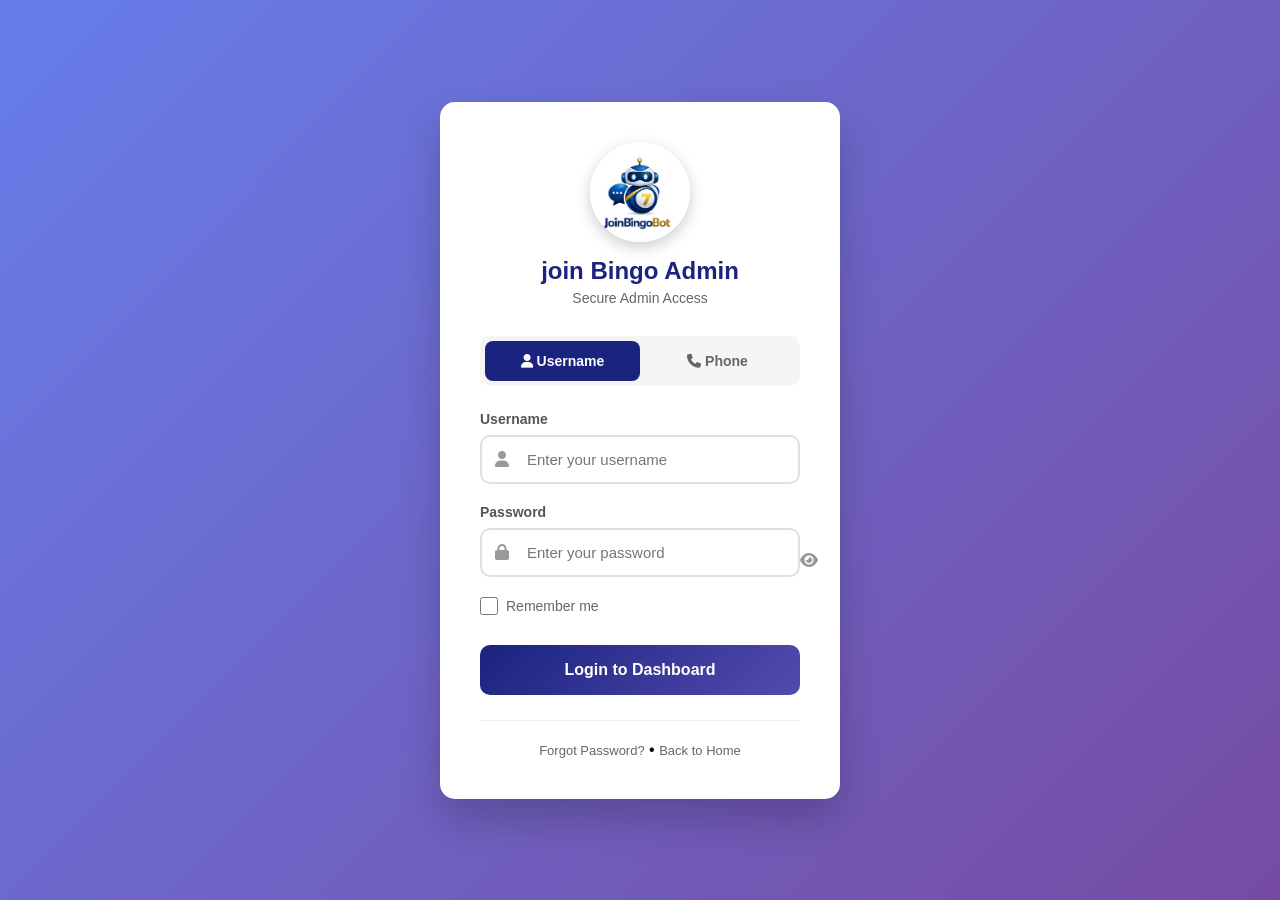
<file: login.html>
<!DOCTYPE html>
<html lang="en">
<head>
    <meta charset="UTF-8">
    <meta name="viewport" content="width=device-width, initial-scale=1.0">
    <title>join Bingo - Admin Login</title>
    <style>
        * {
            margin: 0;
            padding: 0;
            box-sizing: border-box;
            font-family: 'Segoe UI', Tahoma, Geneva, Verdana, sans-serif;
        }

        body {
            background: linear-gradient(135deg, #667eea 0%, #764ba2 100%);
            min-height: 100vh;
            display: flex;
            align-items: center;
            justify-content: center;
            padding: 20px;
        }

        .login-container {
            max-width: 400px;
            width: 100%;
        }

        .login-card {
            background: white;
            border-radius: 15px;
            padding: 40px;
            box-shadow: 0 20px 40px rgba(0, 0, 0, 0.2);
            animation: slideUp 0.5s ease;
        }

        @keyframes slideUp {
            from {
                opacity: 0;
                transform: translateY(30px);
            }
            to {
                opacity: 1;
                transform: translateY(0);
            }
        }

        .logo {
            text-align: center;
            margin-bottom: 30px;
        }

        .logo-img {
            width: 100px;
            height: 100px;
            border-radius: 50%;
            overflow: hidden;
            margin: 0 auto 15px;
            border: 3px solid var(--primary-color);
            box-shadow: 0 5px 15px rgba(0,0,0,0.2);
        }

        .logo-img img {
            width: 100%;
            height: 100%;
            object-fit: cover;
        }

        .logo h1 {
            color: #1a237e;
            font-size: 24px;
            margin-bottom: 5px;
        }

        .logo p {
            color: #666;
            font-size: 14px;
        }

        .login-tabs {
            display: flex;
            background: #f5f5f5;
            border-radius: 10px;
            padding: 5px;
            margin-bottom: 25px;
        }

        .tab-btn {
            flex: 1;
            padding: 12px;
            border: none;
            background: none;
            border-radius: 8px;
            font-size: 14px;
            font-weight: 600;
            color: #666;
            cursor: pointer;
            transition: all 0.3s;
        }

        .tab-btn.active {
            background: #1a237e;
            color: white;
        }

        .form-group {
            margin-bottom: 20px;
        }

        .form-group label {
            display: block;
            margin-bottom: 8px;
            font-weight: 600;
            color: #555;
            font-size: 14px;
        }

        .input-wrapper {
            position: relative;
            display: flex;
            align-items: center;
        }

        .input-wrapper i {
            position: absolute;
            left: 15px;
            color: #999;
            font-size: 16px;
        }

        .input-wrapper input {
            width: 100%;
            padding: 14px 15px 14px 45px;
            border: 2px solid #e0e0e0;
            border-radius: 10px;
            font-size: 15px;
            transition: all 0.3s;
        }

        .input-wrapper input:focus {
            border-color: #1a237e;
            outline: none;
            box-shadow: 0 0 0 3px rgba(26, 35, 126, 0.1);
        }

        .toggle-password {
            position: absolute;
            right: 15px;
            background: none;
            border: none;
            color: #999;
            cursor: pointer;
            font-size: 16px;
        }

        .toggle-password:hover {
            color: #1a237e;
        }

        .login-btn {
            width: 100%;
            padding: 16px;
            background: linear-gradient(135deg, #1a237e, #534bae);
            border: none;
            border-radius: 10px;
            color: white;
            font-size: 16px;
            font-weight: 600;
            cursor: pointer;
            transition: all 0.3s;
            margin-top: 10px;
        }

        .login-btn:hover {
            transform: translateY(-2px);
            box-shadow: 0 10px 20px rgba(26, 35, 126, 0.3);
        }

        .login-btn:disabled {
            opacity: 0.7;
            cursor: not-allowed;
        }

        .error-message {
            background: #f8d7da;
            color: #721c24;
            padding: 12px;
            border-radius: 8px;
            margin-bottom: 20px;
            font-size: 14px;
            display: flex;
            align-items: center;
            gap: 8px;
            border-left: 4px solid #f5c6cb;
        }

        .success-message {
            background: #d4edda;
            color: #155724;
            padding: 12px;
            border-radius: 8px;
            margin-bottom: 20px;
            font-size: 14px;
            display: flex;
            align-items: center;
            gap: 8px;
            border-left: 4px solid #c3e6cb;
        }

        .info-message {
            background: #d1ecf1;
            color: #0c5460;
            padding: 12px;
            border-radius: 8px;
            margin-bottom: 20px;
            font-size: 14px;
            display: flex;
            align-items: center;
            gap: 8px;
            border-left: 4px solid #bee5eb;
        }

        .remember-me {
            display: flex;
            align-items: center;
            gap: 8px;
            margin-bottom: 20px;
        }

        .remember-me input {
            width: 18px;
            height: 18px;
            cursor: pointer;
        }

        .remember-me label {
            color: #666;
            font-size: 14px;
            cursor: pointer;
        }

        .footer-links {
            text-align: center;
            margin-top: 25px;
            padding-top: 20px;
            border-top: 1px solid #eee;
        }

        .footer-links a {
            color: #666;
            text-decoration: none;
            font-size: 13px;
            transition: color 0.3s;
        }

        .footer-links a:hover {
            color: #1a237e;
        }

        .loader {
            border: 3px solid #f3f3f3;
            border-top: 3px solid #1a237e;
            border-radius: 50%;
            width: 20px;
            height: 20px;
            animation: spin 1s linear infinite;
            display: inline-block;
            margin-right: 8px;
        }

        @keyframes spin {
            0% { transform: rotate(0deg); }
            100% { transform: rotate(360deg); }
        }

        @media (max-width: 480px) {
            .login-card {
                padding: 30px 20px;
            }

            .logo h1 {
                font-size: 20px;
            }
        }
    </style>
    <link rel="stylesheet" href="https://cdnjs.cloudflare.com/ajax/libs/font-awesome/6.4.0/css/all.min.css">
</head>
<body>
    <div class="login-container">
        <div class="login-card">
            <div class="logo">
                <div class="logo-img">
                    <img src="static/logo.jpg" alt="join Bingo Logo">
                </div>
                <h1>join Bingo Admin</h1>
                <p>Secure Admin Access</p>
            </div>

            <div class="login-tabs">
                <button class="tab-btn active" data-login-type="username">
                    <i class="fas fa-user"></i> Username
                </button>
                <button class="tab-btn" data-login-type="phone">
                    <i class="fas fa-phone"></i> Phone
                </button>
            </div>

            <div id="message-container"></div>

            <form id="login-form">
                <div class="form-group" id="username-field">
                    <label for="username">Username</label>
                    <div class="input-wrapper">
                        <i class="fas fa-user"></i>
                        <input type="text" id="username" name="username" placeholder="Enter your username" autocomplete="off">
                    </div>
                </div>

                <div class="form-group" id="phone-field" style="display: none;">
                    <label for="phone">Phone Number</label>
                    <div class="input-wrapper">
                        <i class="fas fa-phone"></i>
                        <input type="tel" id="phone" name="phone" placeholder="Enter your phone number" autocomplete="off">
                    </div>
                </div>

                <div class="form-group">
                    <label for="password">Password</label>
                    <div class="input-wrapper">
                        <i class="fas fa-lock"></i>
                        <input type="password" id="password" name="password" placeholder="Enter your password">
                        <button type="button" class="toggle-password" onclick="togglePassword()">
                            <i class="fas fa-eye"></i>
                        </button>
                    </div>
                </div>

                <div class="remember-me">
                    <input type="checkbox" id="remember" name="remember">
                    <label for="remember">Remember me</label>
                </div>

                <button type="submit" class="login-btn" id="login-btn">
                    <span>Login to Dashboard</span>
                </button>
            </form>

            <div class="footer-links">
                <a href="#" onclick="showInfo()">Forgot Password?</a> • 
                <a href="/">Back to Home</a>
            </div>
        </div>
    </div>

    <script>
        let currentLoginType = 'username';

        // Tab switching
        document.querySelectorAll('.tab-btn').forEach(btn => {
            btn.addEventListener('click', function() {
                document.querySelectorAll('.tab-btn').forEach(b => b.classList.remove('active'));
                this.classList.add('active');
                
                currentLoginType = this.dataset.loginType;
                
                if (currentLoginType === 'username') {
                    document.getElementById('username-field').style.display = 'block';
                    document.getElementById('phone-field').style.display = 'none';
                    document.getElementById('username').required = true;
                    document.getElementById('phone').required = false;
                } else {
                    document.getElementById('username-field').style.display = 'none';
                    document.getElementById('phone-field').style.display = 'block';
                    document.getElementById('username').required = false;
                    document.getElementById('phone').required = true;
                }
            });
        });

        // Toggle password visibility
        function togglePassword() {
            const passwordInput = document.getElementById('password');
            const icon = document.querySelector('.toggle-password i');
            
            if (passwordInput.type === 'password') {
                passwordInput.type = 'text';
                icon.classList.remove('fa-eye');
                icon.classList.add('fa-eye-slash');
            } else {
                passwordInput.type = 'password';
                icon.classList.remove('fa-eye-slash');
                icon.classList.add('fa-eye');
            }
        }

        // Show message
        function showMessage(message, type) {
            const container = document.getElementById('message-container');
            const icon = type === 'success' ? 'fa-check-circle' :
                        type === 'error' ? 'fa-exclamation-circle' :
                        'fa-info-circle';
            
            container.innerHTML = `
                <div class="${type}-message">
                    <i class="fas ${icon}"></i>
                    <span>${message}</span>
                </div>
            `;
            
            setTimeout(() => {
                container.innerHTML = '';
            }, 5000);
        }

        // Show info for forgot password
        function showInfo() {
            showMessage('Please contact the system administrator to reset your password.', 'info');
        }

        // Handle login form submission
        document.getElementById('login-form').addEventListener('submit', async (e) => {
            e.preventDefault();
            
            const loginBtn = document.getElementById('login-btn');
            const originalText = loginBtn.innerHTML;
            
            // Get credentials based on login type
            const username = currentLoginType === 'username' ? document.getElementById('username').value : document.getElementById('phone').value;
            const password = document.getElementById('password').value;
            const remember = document.getElementById('remember').checked;
            
            if (!username || !password) {
                showMessage('Please enter both username/phone and password', 'error');
                return;
            }
            
            // Show loading
            loginBtn.disabled = true;
            loginBtn.innerHTML = '<span class="loader"></span> Logging in...';
            
            try {
                const response = await fetch('/api/admin/login', {
                    method: 'POST',
                    headers: {
                        'Content-Type': 'application/json'
                    },
                    body: JSON.stringify({
                        username: username,
                        password: password,
                        login_type: currentLoginType
                    })
                });
                
                const data = await response.json();
                
                if (data.success) {
                    // Store admin data
                    localStorage.setItem('admin_token', data.token);
                    localStorage.setItem('admin_data', JSON.stringify(data.admin));
                    
                    if (remember) {
                        localStorage.setItem('remember_admin', 'true');
                    }
                    
                    showMessage('Login successful! Redirecting...', 'success');
                    
                    // Redirect to admin panel
                    setTimeout(() => {
                        window.location.href = '/admin.html?auth=true';
                    }, 1000);
                } else {
                    showMessage(data.message || 'Invalid credentials', 'error');
                    loginBtn.disabled = false;
                    loginBtn.innerHTML = originalText;
                }
            } catch (error) {
                console.error('Login error:', error);
                showMessage('Connection error. Please try again.', 'error');
                loginBtn.disabled = false;
                loginBtn.innerHTML = originalText;
            }
        });

        // Check if already logged in
        if (localStorage.getItem('admin_token')) {
            // Verify token (optional)
            fetch('/api/admin/check-session', {
                headers: {
                    'Authorization': `Bearer ${localStorage.getItem('admin_token')}`
                }
            })
            .then(response => response.json())
            .then(data => {
                if (data.valid) {
                    window.location.href = '/admin.html?auth=true';
                }
            })
            .catch(() => {});
        }
    </script>
</body>
</html>
</file>
